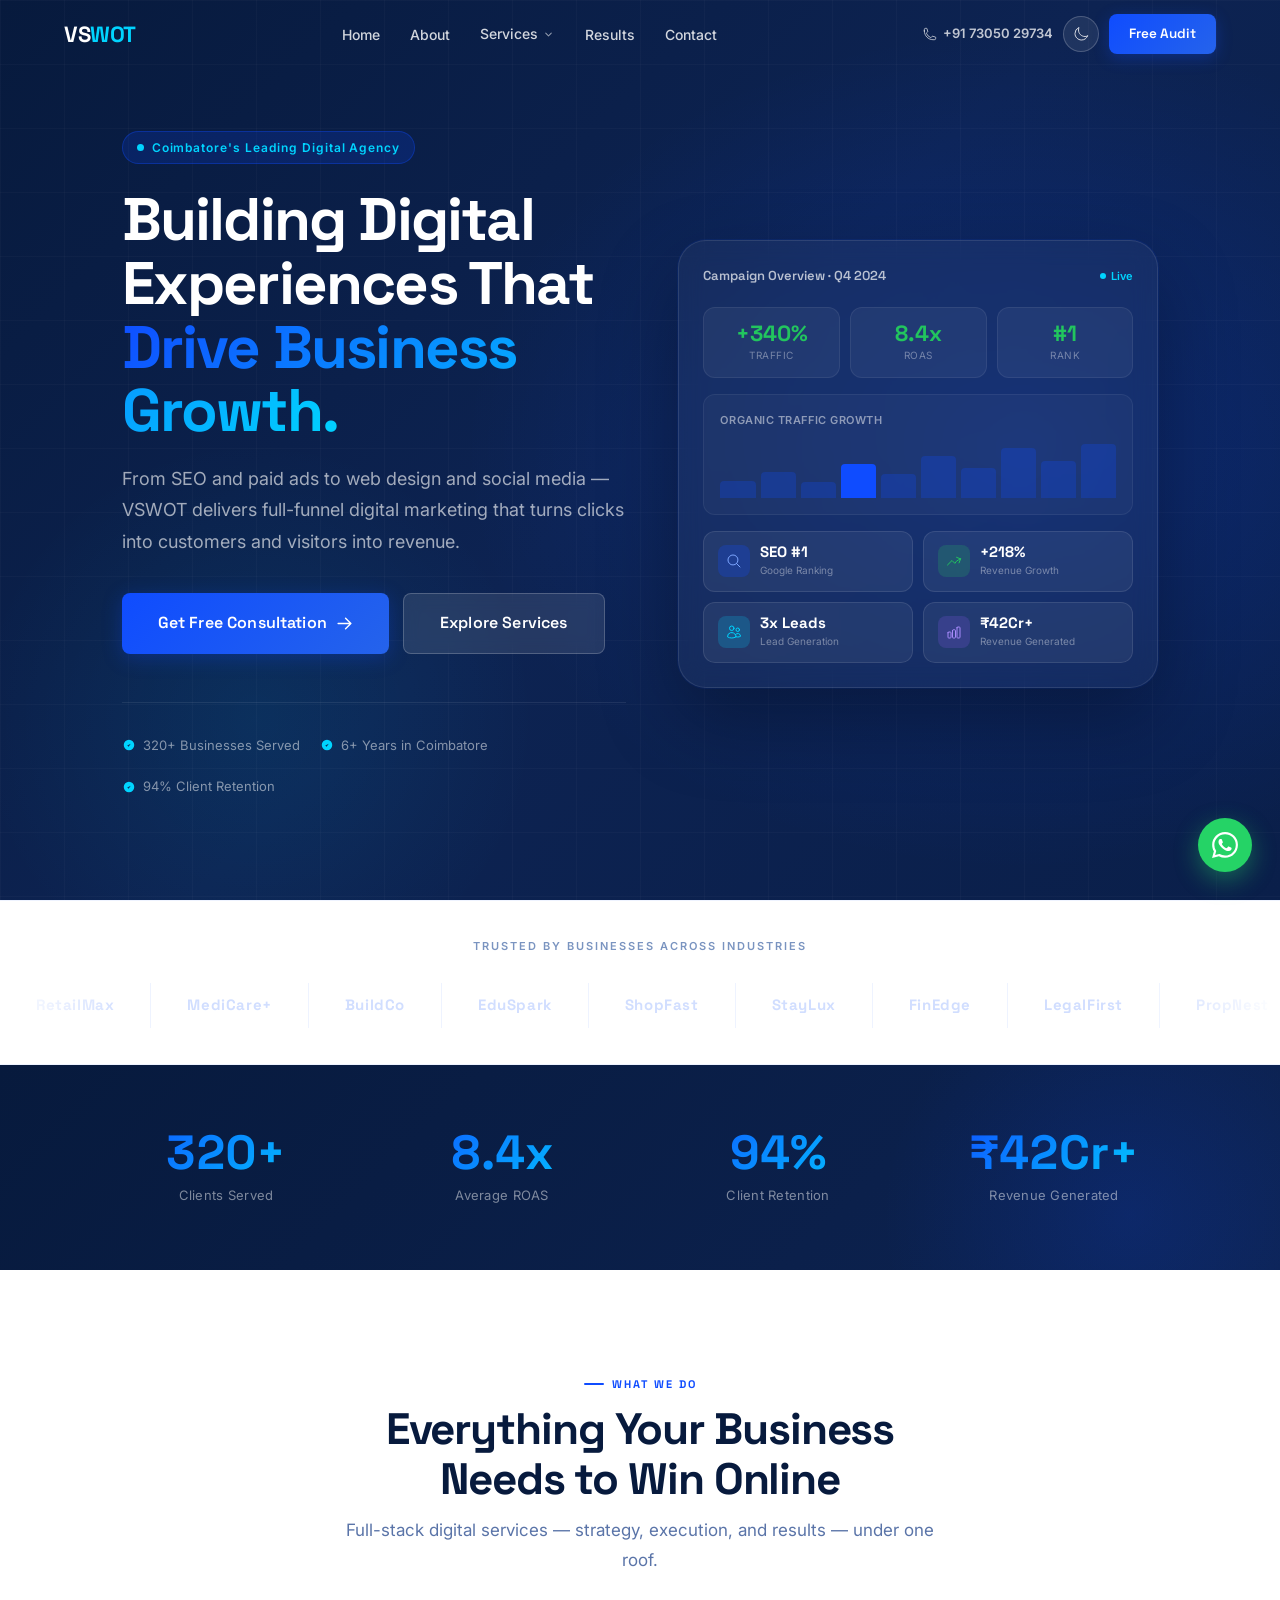
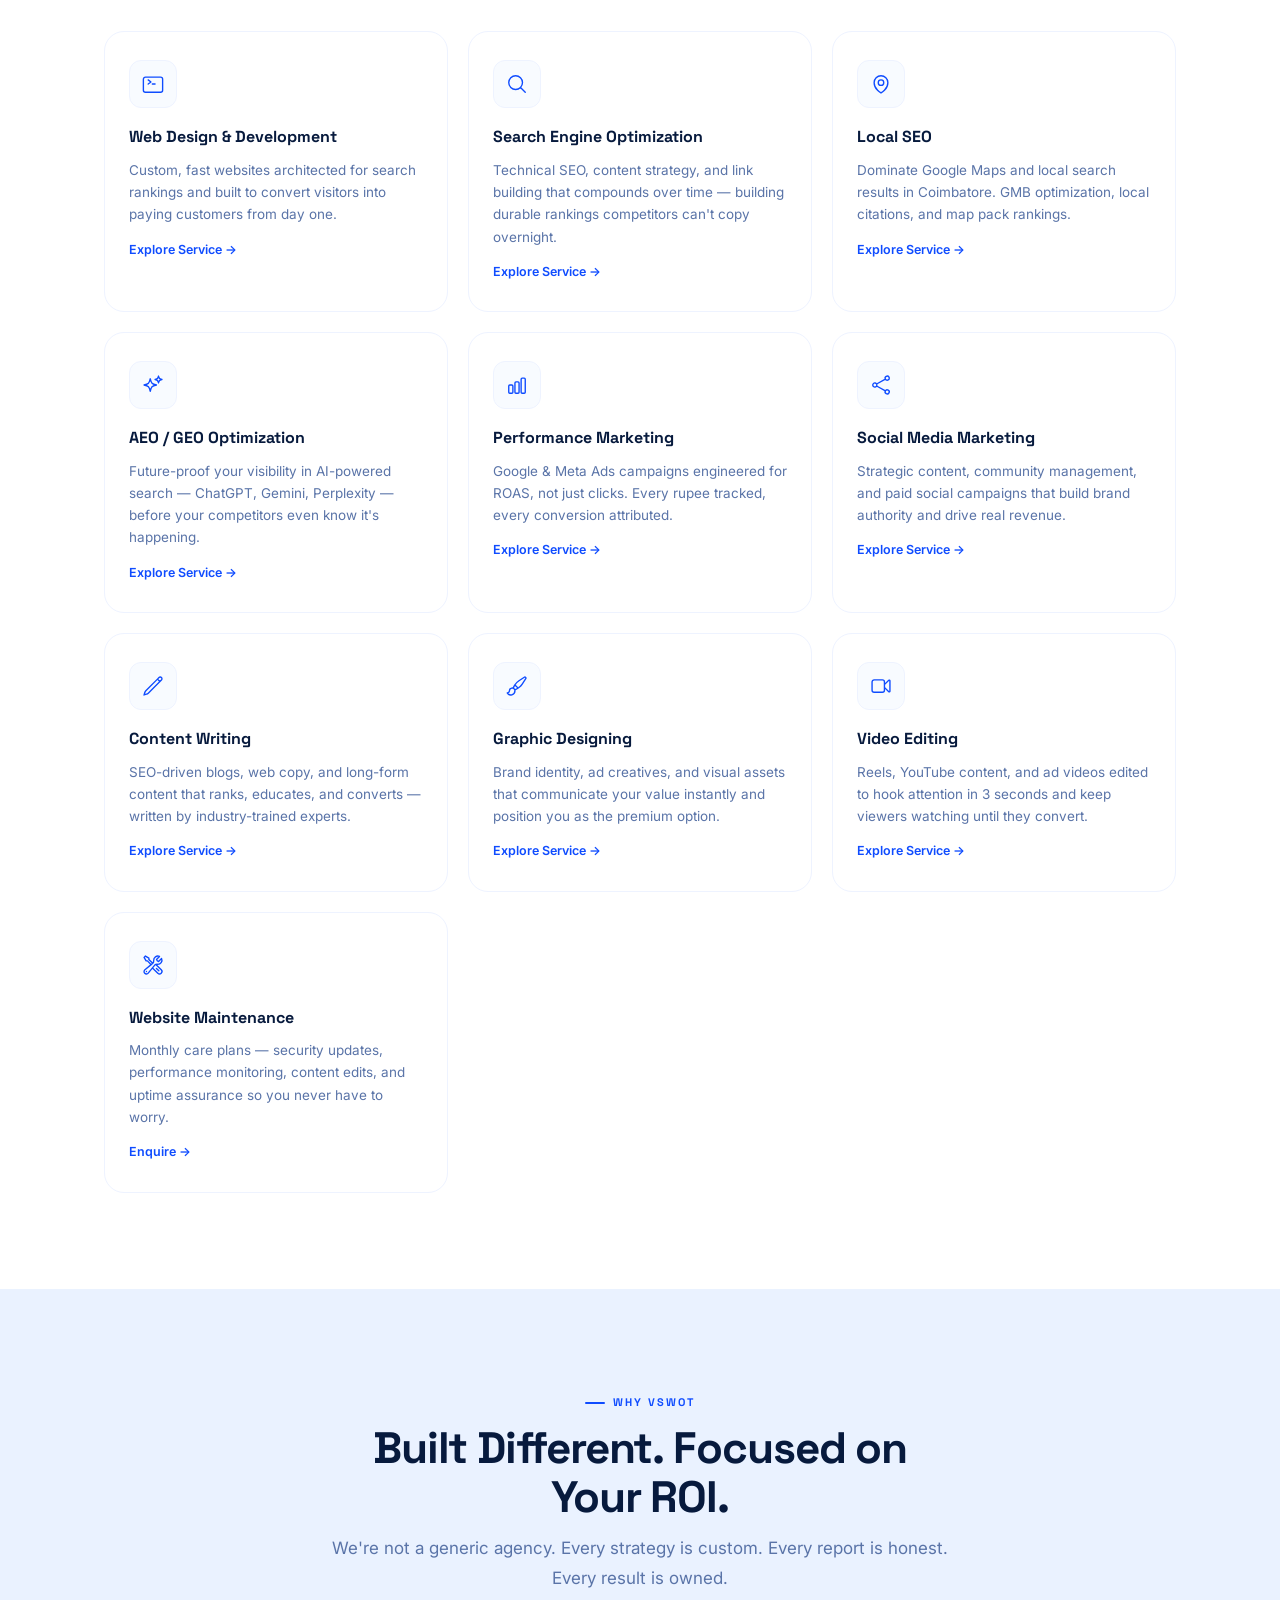
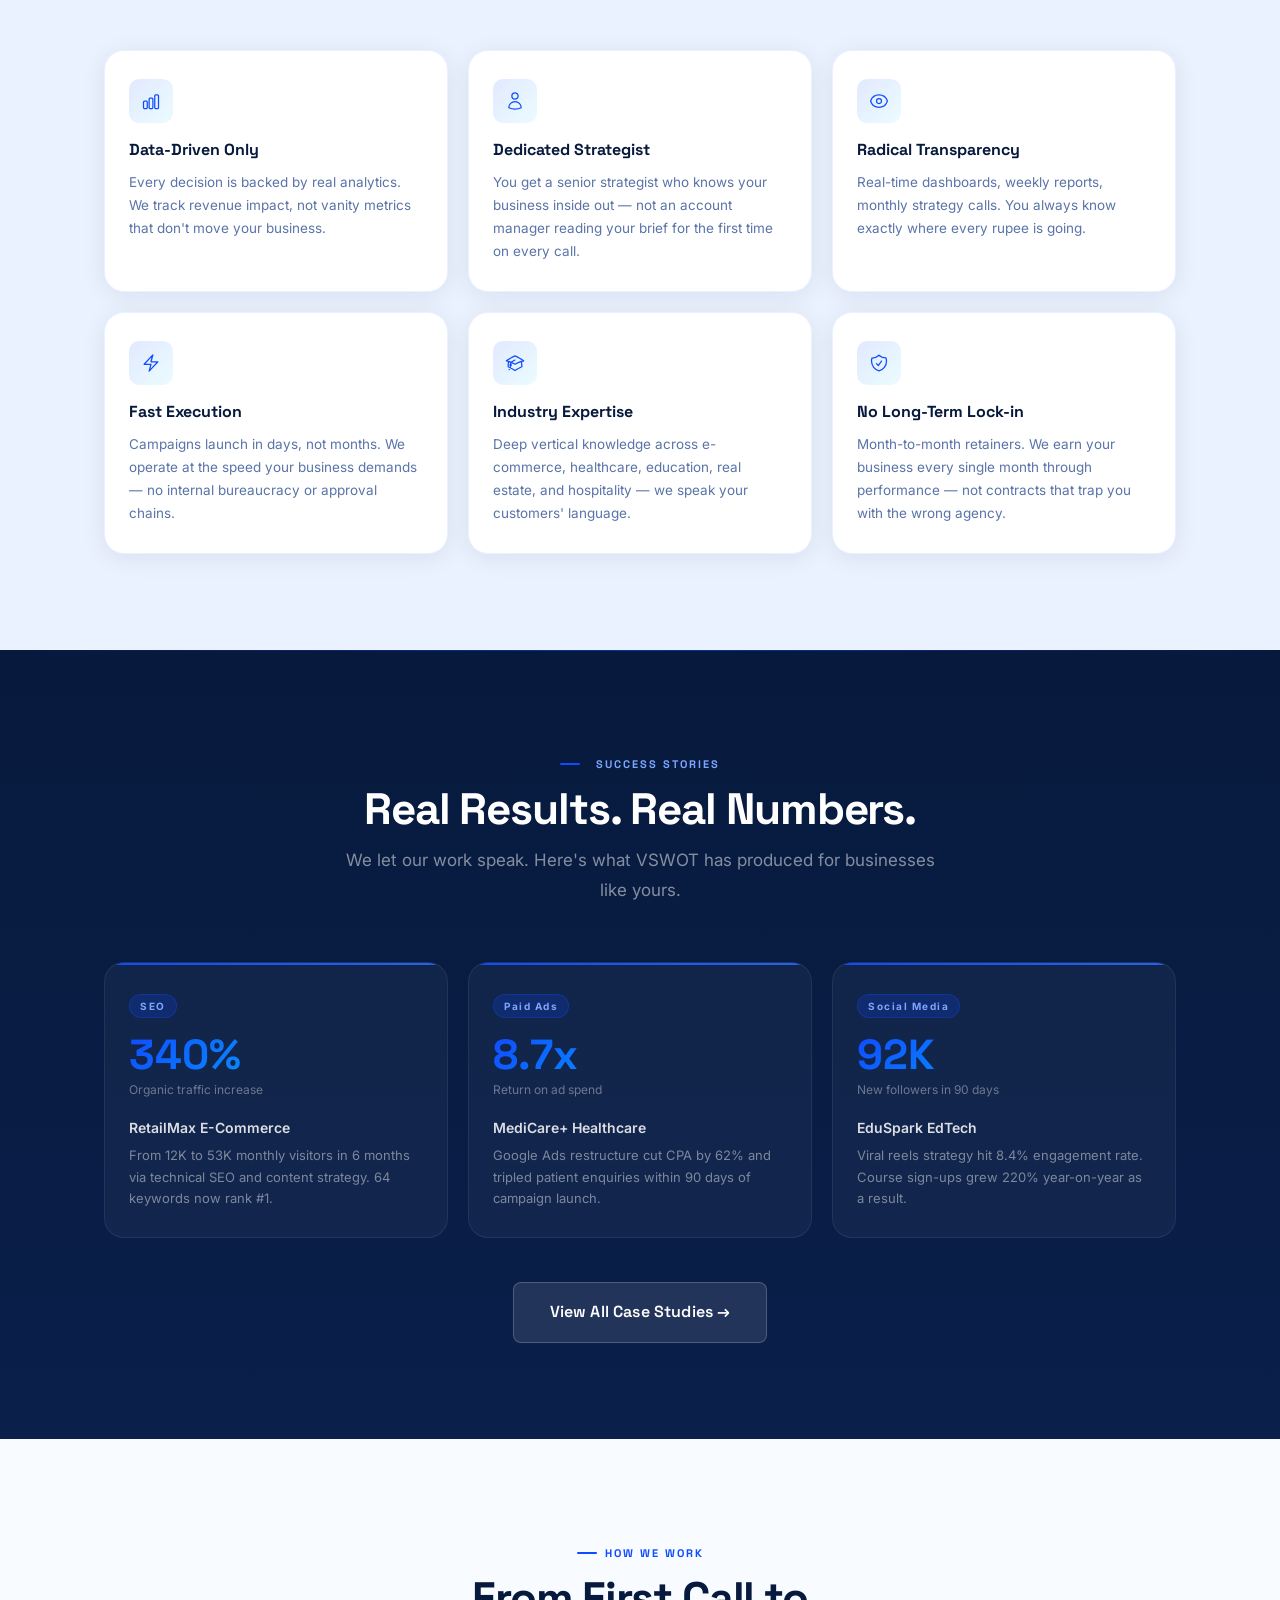
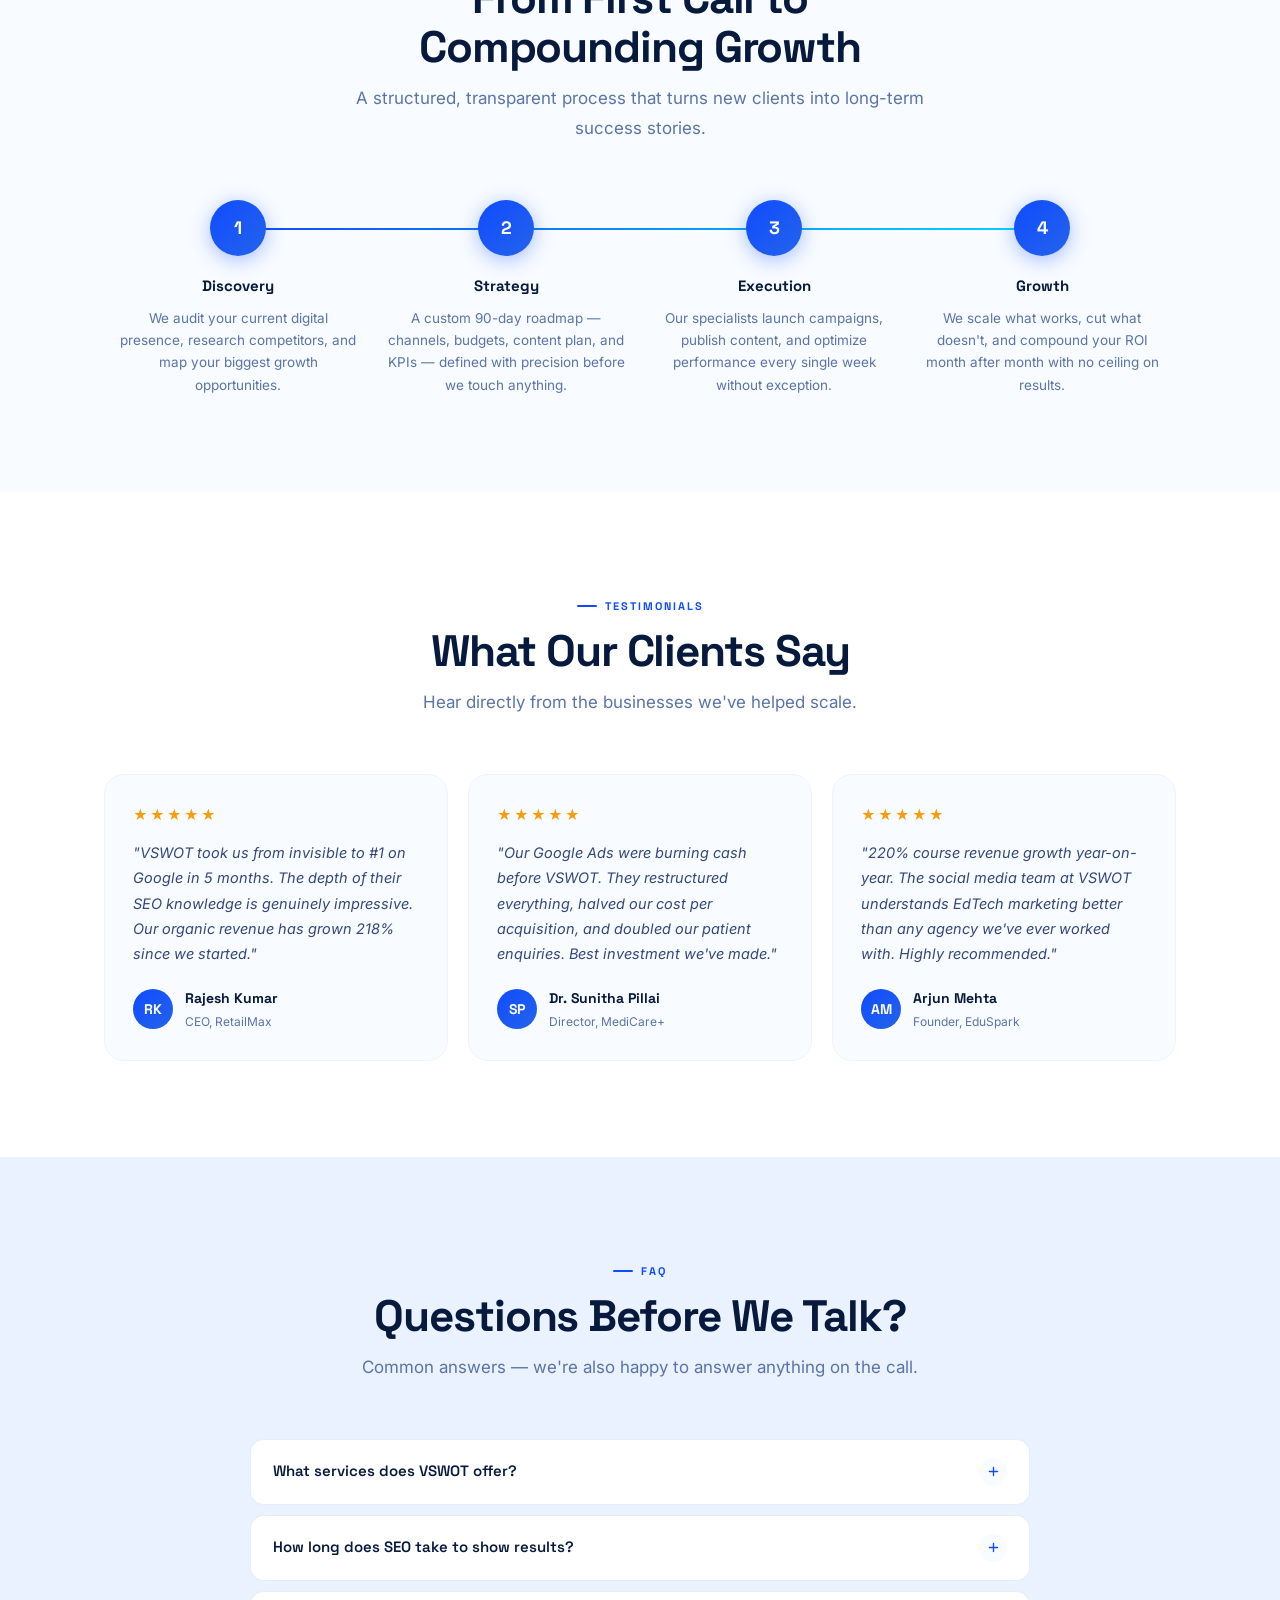
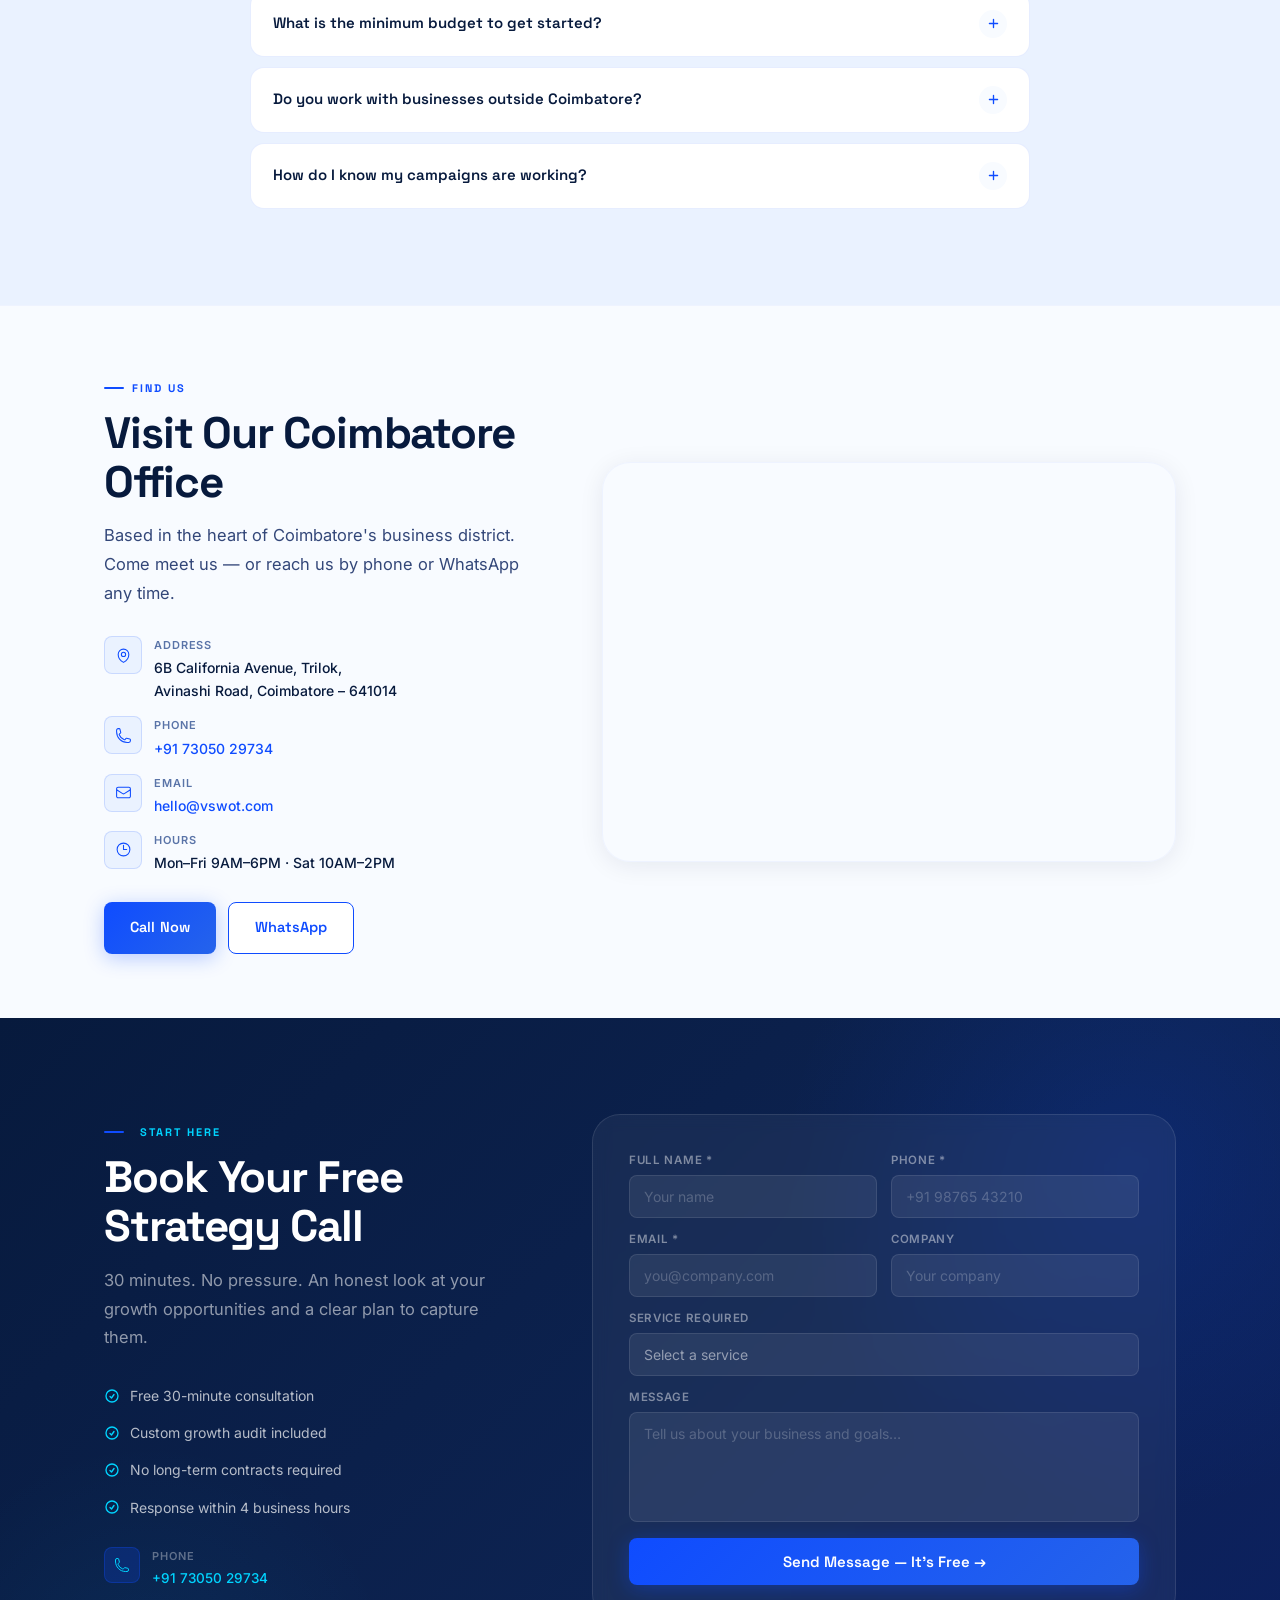
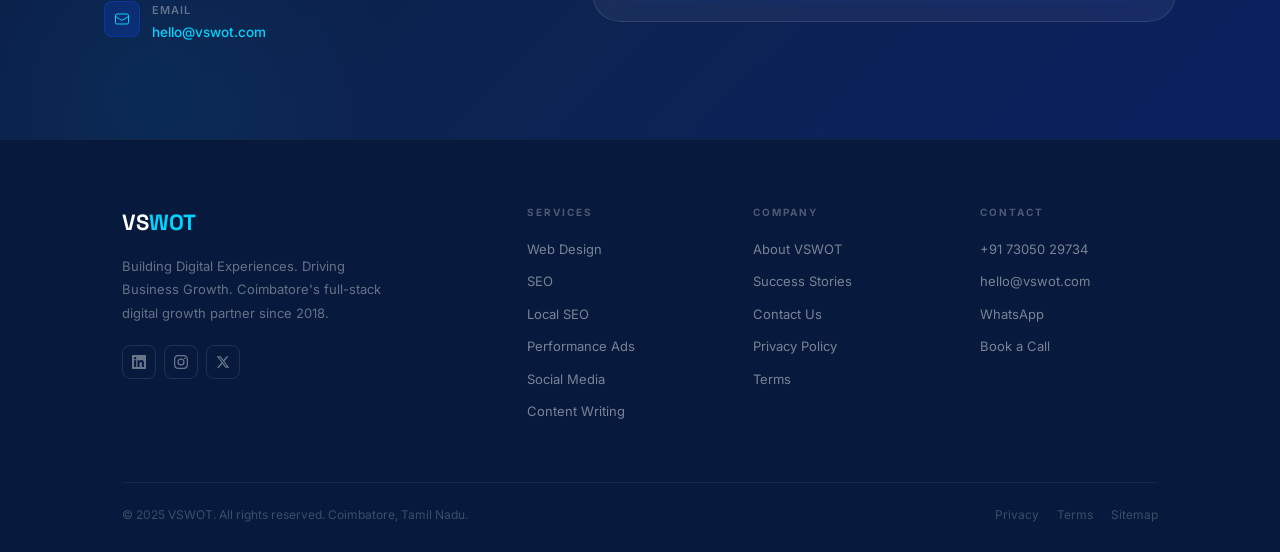
<file: index.html>
<!DOCTYPE html>
<html lang="en">
<head>
<meta charset="UTF-8"/>
<meta name="viewport" content="width=device-width,initial-scale=1"/>
<title>VSWOT | Digital Marketing Agency Coimbatore — SEO, Ads & Web Design</title>
<meta name="description" content="VSWOT is Coimbatore's leading digital marketing agency. We deliver SEO, Performance Marketing, Web Design, Social Media & more. Book your free strategy call today."/>
<meta name="robots" content="index,follow"/>
<link rel="canonical" href="https://www.vswot.com/"/>
<meta property="og:type" content="website"/>
<meta property="og:title" content="VSWOT | Digital Marketing Agency in Coimbatore"/>
<meta property="og:description" content="Building Digital Experiences. Driving Business Growth. Book a free strategy call."/>
<meta property="og:url" content="https://www.vswot.com/"/>
<meta name="twitter:card" content="summary_large_image"/>
<meta name="twitter:title" content="VSWOT | Digital Marketing Agency"/>
<link rel="preconnect" href="https://fonts.googleapis.com"/>
<link rel="preconnect" href="https://fonts.gstatic.com" crossorigin/>
<link href="https://fonts.googleapis.com/css2?family=Space+Grotesk:wght@600;700&family=Inter:wght@400;500;600&display=swap" rel="stylesheet"/>
<link rel="stylesheet" href="style.css"/>
<script type="application/ld+json">
{"@context":"https://schema.org","@graph":[
{"@type":"LocalBusiness","name":"VSWOT","url":"https://www.vswot.com","telephone":"+91-73050-29734","email":"hello@vswot.com","address":{"@type":"PostalAddress","streetAddress":"6B California Avenue, Trilok, Avinashi Road","addressLocality":"Coimbatore","addressRegion":"Tamil Nadu","postalCode":"641014","addressCountry":"IN"},"geo":{"@type":"GeoCoordinates","latitude":"11.0168","longitude":"76.9558"},"openingHoursSpecification":[{"@type":"OpeningHoursSpecification","dayOfWeek":["Monday","Tuesday","Wednesday","Thursday","Friday"],"opens":"09:00","closes":"18:00"},{"@type":"OpeningHoursSpecification","dayOfWeek":"Saturday","opens":"10:00","closes":"14:00"}]},
{"@type":"FAQPage","mainEntity":[
{"@type":"Question","name":"What services does VSWOT offer?","acceptedAnswer":{"@type":"Answer","text":"VSWOT offers Web Design & Development, SEO, Local SEO, AEO/GEO Optimization, Performance Marketing, Social Media Marketing, Content Writing, Graphic Designing, Video Editing, and Website Maintenance."}},
{"@type":"Question","name":"Where is VSWOT located?","acceptedAnswer":{"@type":"Answer","text":"VSWOT is located at 6B California Avenue, Trilok, Avinashi Road, Coimbatore – 641014, Tamil Nadu, India."}},
{"@type":"Question","name":"How do I get started with VSWOT?","acceptedAnswer":{"@type":"Answer","text":"Fill the contact form on our website or call +91 73050 29734 to schedule a free 30-minute strategy consultation."}},
{"@type":"Question","name":"How long does SEO take?","acceptedAnswer":{"@type":"Answer","text":"Most clients see measurable improvements within 3 months. Significant traffic growth typically happens within 4–6 months."}},
{"@type":"Question","name":"Do you offer monthly retainers?","acceptedAnswer":{"@type":"Answer","text":"Yes, we offer flexible monthly retainer packages and project-based engagements tailored to your budget and goals."}}
]}
]}
</script>
<script>try{var t=localStorage.getItem("vswot-theme");if(t==="dark")document.documentElement.setAttribute("data-theme","dark")}catch(e){}</script>
</head>
<body>

<div id="scroll-bar"></div>

<!-- NAVBAR -->
<nav id="navbar" aria-label="Main navigation">
  <a href="/" class="nav-logo">VS<span>WOT</span></a>
  <ul class="nav-links">
    <li><a href="/">Home</a></li>
    <li><a href="about.html">About</a></li>
    <li class="nav-dropdown">
      <a href="#">Services <svg xmlns="http://www.w3.org/2000/svg" viewBox="0 0 20 20" fill="currentColor"><path fill-rule="evenodd" d="M5.23 7.21a.75.75 0 011.06.02L10 11.168l3.71-3.938a.75.75 0 111.08 1.04l-4.25 4.5a.75.75 0 01-1.08 0l-4.25-4.5a.75.75 0 01.02-1.06z" clip-rule="evenodd"/></svg></a>
      <div class="dropdown-panel">
        <a href="services/web-design-development.html"><svg xmlns="http://www.w3.org/2000/svg" fill="none" viewBox="0 0 24 24" stroke-width="1.5" stroke="currentColor"><path stroke-linecap="round" stroke-linejoin="round" d="M6.75 7.5l3 2.25-3 2.25m4.5 0h3M3.75 21h16.5A2.25 2.25 0 0022.5 18.75V6.75A2.25 2.25 0 0020.25 4.5H3.75A2.25 2.25 0 001.5 6.75v12A2.25 2.25 0 003.75 21z"/></svg>Web Design &amp; Development</a>
        <a href="services/seo.html"><svg xmlns="http://www.w3.org/2000/svg" fill="none" viewBox="0 0 24 24" stroke-width="1.5" stroke="currentColor"><path stroke-linecap="round" stroke-linejoin="round" d="M21 21l-5.197-5.197m0 0A7.5 7.5 0 105.196 15.803 7.5 7.5 0 0015.803 15.803z"/></svg>Search Engine Optimization</a>
        <a href="services/performance-marketing.html"><svg xmlns="http://www.w3.org/2000/svg" fill="none" viewBox="0 0 24 24" stroke-width="1.5" stroke="currentColor"><path stroke-linecap="round" stroke-linejoin="round" d="M3 13.125C3 12.504 3.504 12 4.125 12h2.25c.621 0 1.125.504 1.125 1.125v6.75C7.5 20.496 6.996 21 6.375 21h-2.25A1.125 1.125 0 013 19.875v-6.75zm6.75-3.375c0-.621.504-1.125 1.125-1.125h2.25c.621 0 1.125.504 1.125 1.125v10.125c0 .621-.504 1.125-1.125 1.125h-2.25A1.125 1.125 0 019.75 19.875V9.75zm6.75-4.125c0-.621.504-1.125 1.125-1.125h2.25c.621 0 1.125.504 1.125 1.125v14.25c0 .621-.504 1.125-1.125 1.125h-2.25a1.125 1.125 0 01-1.125-1.125V5.625z"/></svg>Performance Marketing</a>
        <a href="services/social-media-marketing.html"><svg xmlns="http://www.w3.org/2000/svg" fill="none" viewBox="0 0 24 24" stroke-width="1.5" stroke="currentColor"><path stroke-linecap="round" stroke-linejoin="round" d="M7.217 10.907a2.25 2.25 0 100 2.186m0-2.186c.18.324.283.696.283 1.093s-.103.77-.283 1.093m0-2.186l9.566-5.314m-9.566 7.5l9.566 5.314m0 0a2.25 2.25 0 103.935 2.186 2.25 2.25 0 00-3.935-2.186zm0-12.814a2.25 2.25 0 103.933-2.185 2.25 2.25 0 00-3.933 2.185z"/></svg>Social Media Marketing</a>
        <a href="services/content-writing.html"><svg xmlns="http://www.w3.org/2000/svg" fill="none" viewBox="0 0 24 24" stroke-width="1.5" stroke="currentColor"><path stroke-linecap="round" stroke-linejoin="round" d="M16.862 4.487l1.687-1.688a1.875 1.875 0 112.652 2.652L6.832 19.82a4.5 4.5 0 01-1.897 1.13l-2.685.8.8-2.685a4.5 4.5 0 011.13-1.897L16.863 4.487zm0 0L19.5 7.125"/></svg>Content Writing</a>
        <a href="services/graphic-designing.html"><svg xmlns="http://www.w3.org/2000/svg" fill="none" viewBox="0 0 24 24" stroke-width="1.5" stroke="currentColor"><path stroke-linecap="round" stroke-linejoin="round" d="M9.53 16.122a3 3 0 00-5.78 1.128 2.25 2.25 0 01-2.4 2.245 4.5 4.5 0 008.4-2.245c0-.399-.078-.78-.22-1.128zm0 0a15.998 15.998 0 003.388-1.62m-5.043-.025a15.994 15.994 0 011.622-3.395m3.42 3.42a15.995 15.995 0 004.764-4.648l3.876-5.814a1.151 1.151 0 00-1.597-1.597L14.146 6.32a15.996 15.996 0 00-4.649 4.763m3.42 3.42a6.776 6.776 0 00-3.42-3.42"/></svg>Graphic Designing</a>
        <a href="services/video-editing.html"><svg xmlns="http://www.w3.org/2000/svg" fill="none" viewBox="0 0 24 24" stroke-width="1.5" stroke="currentColor"><path stroke-linecap="round" stroke-linejoin="round" d="M15.75 10.5l4.72-4.72a.75.75 0 011.28.53v11.38a.75.75 0 01-1.28.53l-4.72-4.72M4.5 18.75h9a2.25 2.25 0 002.25-2.25v-9a2.25 2.25 0 00-2.25-2.25h-9A2.25 2.25 0 002.25 7.5v9a2.25 2.25 0 002.25 2.25z"/></svg>Video Editing</a>
      </div>
    </li>
    <li><a href="success-stories.html">Results</a></li>
    <li><a href="contact.html">Contact</a></li>
  </ul>
  <div class="nav-cta-wrap">
    <a href="tel:+917305029734" class="nav-phone">
      <svg xmlns="http://www.w3.org/2000/svg" fill="none" viewBox="0 0 24 24" stroke-width="1.5" stroke="currentColor"><path stroke-linecap="round" stroke-linejoin="round" d="M2.25 6.75c0 8.284 6.716 15 15 15h2.25a2.25 2.25 0 002.25-2.25v-1.372c0-.516-.351-.966-.852-1.091l-4.423-1.106c-.44-.11-.902.055-1.173.417l-.97 1.293c-.282.376-.769.542-1.21.38a12.035 12.035 0 01-7.143-7.143c-.162-.441.004-.928.38-1.21l1.293-.97c.363-.271.527-.734.417-1.173L6.963 3.102a1.125 1.125 0 00-1.091-.852H4.5A2.25 2.25 0 002.25 4.5v2.25z"/></svg>
      +91 73050 29734
    </a>
    <button class="theme-toggle" id="themeToggle" aria-label="Toggle dark mode">
      <svg class="icon-moon" xmlns="http://www.w3.org/2000/svg" fill="none" viewBox="0 0 24 24" stroke-width="1.5" stroke="currentColor"><path stroke-linecap="round" stroke-linejoin="round" d="M21.752 15.002A9.718 9.718 0 0118 15.75c-5.385 0-9.75-4.365-9.75-9.75 0-1.33.266-2.597.748-3.752A9.753 9.753 0 003 11.25C3 16.635 7.365 21 12.75 21a9.753 9.753 0 009.002-5.998z"/></svg>
      <svg class="icon-sun" xmlns="http://www.w3.org/2000/svg" fill="none" viewBox="0 0 24 24" stroke-width="1.5" stroke="currentColor"><path stroke-linecap="round" stroke-linejoin="round" d="M12 3v2.25m6.364.386l-1.591 1.591M21 12h-2.25m-.386 6.364l-1.591-1.591M12 18.75V21m-4.773-4.227l-1.591 1.591M5.25 12H3m4.227-4.773L5.636 5.636M15.75 12a3.75 3.75 0 11-7.5 0 3.75 3.75 0 017.5 0z"/></svg>
    </button>
    <a href="contact.html" class="nav-cta">Free Audit</a>
    <div class="hamburger" id="hamburger" role="button" tabindex="0" aria-label="Menu"><span></span><span></span><span></span></div>
  </div>
</nav>

<!-- MOBILE NAV -->
<nav id="mobile-nav" aria-label="Mobile navigation">
  <button id="mobile-close" style="position:absolute;top:22px;right:5%;background:none;border:none;cursor:pointer;padding:8px;" aria-label="Close">
    <svg xmlns="http://www.w3.org/2000/svg" width="24" height="24" fill="none" stroke="white" stroke-width="2" stroke-linecap="round"><line x1="18" y1="6" x2="6" y2="18"/><line x1="6" y1="6" x2="18" y2="18"/></svg>
  </button>
  <a href="/">Home</a><a href="about.html">About</a>
  <a href="services/web-design-development.html">Web Design &amp; Development</a>
  <a href="services/seo.html">SEO</a>
  <a href="services/performance-marketing.html">Performance Marketing</a>
  <a href="services/social-media-marketing.html">Social Media Marketing</a>
  <a href="services/content-writing.html">Content Writing</a>
  <a href="services/graphic-designing.html">Graphic Designing</a>
  <a href="services/video-editing.html">Video Editing</a>
  <a href="success-stories.html">Results</a>
  <a href="contact.html">Contact</a>
  <a href="contact.html" class="mobile-cta">Get Free Audit</a>
</nav>

<!-- ===================== HERO ===================== -->
<section class="hero" id="home">
  <div class="hero-grid" aria-hidden="true"></div>
  <div class="hero-inner container">
    <!-- LEFT -->
    <div class="hero-left">
      <div class="hero-badge"><span class="hero-badge-dot"></span>Coimbatore's Leading Digital Agency</div>
      <h1>Building Digital Experiences That <span class="hero-highlight">Drive Business Growth.</span></h1>
      <p class="hero-sub">From SEO and paid ads to web design and social media — VSWOT delivers full-funnel digital marketing that turns clicks into customers and visitors into revenue.</p>
      <div class="hero-btns">
        <a href="contact.html" class="btn btn-primary btn-lg">
          Get Free Consultation
          <svg xmlns="http://www.w3.org/2000/svg" fill="none" viewBox="0 0 24 24" stroke-width="2" stroke="currentColor"><path stroke-linecap="round" stroke-linejoin="round" d="M13.5 4.5L21 12m0 0l-7.5 7.5M21 12H3"/></svg>
        </a>
        <a href="#services" class="btn btn-ghost btn-lg">Explore Services</a>
      </div>
      <div class="hero-trust">
        <div class="trust-item"><svg xmlns="http://www.w3.org/2000/svg" fill="currentColor" viewBox="0 0 24 24"><path d="M9 12.75L11.25 15 15 9.75M21 12a9 9 0 11-18 0 9 9 0 0118 0z"/></svg>320+ Businesses Served</div>
        <div class="trust-item"><svg xmlns="http://www.w3.org/2000/svg" fill="currentColor" viewBox="0 0 24 24"><path d="M9 12.75L11.25 15 15 9.75M21 12a9 9 0 11-18 0 9 9 0 0118 0z"/></svg>6+ Years in Coimbatore</div>
        <div class="trust-item"><svg xmlns="http://www.w3.org/2000/svg" fill="currentColor" viewBox="0 0 24 24"><path d="M9 12.75L11.25 15 15 9.75M21 12a9 9 0 11-18 0 9 9 0 0118 0z"/></svg>94% Client Retention</div>
      </div>
    </div>
    <!-- RIGHT: Dashboard -->
    <div class="hero-right" aria-hidden="true">
      <div class="hero-dashboard">
        <div class="dash-header">
          <span class="dash-title">Campaign Overview · Q4 2024</span>
          <span class="dash-live"><span class="dash-live-dot"></span>Live</span>
        </div>
        <div class="dash-metrics">
          <div class="dash-metric"><div class="dash-mval up">+340%</div><div class="dash-mlbl">TRAFFIC</div></div>
          <div class="dash-metric"><div class="dash-mval up">8.4x</div><div class="dash-mlbl">ROAS</div></div>
          <div class="dash-metric"><div class="dash-mval up">#1</div><div class="dash-mlbl">RANK</div></div>
        </div>
        <div class="dash-chart">
          <div class="dash-chart-title">Organic Traffic Growth</div>
          <div class="dash-bars">
            <div class="dash-bar"></div><div class="dash-bar"></div><div class="dash-bar"></div>
            <div class="dash-bar active"></div><div class="dash-bar"></div><div class="dash-bar"></div>
            <div class="dash-bar"></div><div class="dash-bar"></div><div class="dash-bar"></div>
            <div class="dash-bar"></div>
          </div>
        </div>
        <div class="hero-float-cards">
          <div class="float-card">
            <div class="float-card-icon fc-blue"><svg xmlns="http://www.w3.org/2000/svg" fill="none" viewBox="0 0 24 24" stroke-width="1.5" stroke="currentColor"><path stroke-linecap="round" stroke-linejoin="round" d="M21 21l-5.197-5.197m0 0A7.5 7.5 0 105.196 15.803 7.5 7.5 0 0015.803 15.803z"/></svg></div>
            <div class="float-card-text"><div class="float-card-val">SEO #1</div><div class="float-card-lbl">Google Ranking</div></div>
          </div>
          <div class="float-card">
            <div class="float-card-icon fc-green"><svg xmlns="http://www.w3.org/2000/svg" fill="none" viewBox="0 0 24 24" stroke-width="1.5" stroke="currentColor"><path stroke-linecap="round" stroke-linejoin="round" d="M2.25 18L9 11.25l4.306 4.307a11.95 11.95 0 015.814-5.519l2.74-1.22m0 0l-5.94-2.28m5.94 2.28l-2.28 5.941"/></svg></div>
            <div class="float-card-text"><div class="float-card-val">+218%</div><div class="float-card-lbl">Revenue Growth</div></div>
          </div>
          <div class="float-card">
            <div class="float-card-icon fc-cyan"><svg xmlns="http://www.w3.org/2000/svg" fill="none" viewBox="0 0 24 24" stroke-width="1.5" stroke="currentColor"><path stroke-linecap="round" stroke-linejoin="round" d="M15 19.128a9.38 9.38 0 002.625.372 9.337 9.337 0 004.121-.952 4.125 4.125 0 00-7.533-2.493M15 19.128v-.003c0-1.113-.285-2.16-.786-3.07M15 19.128v.106A12.318 12.318 0 018.624 21c-2.331 0-4.512-.645-6.374-1.766l-.001-.109a6.375 6.375 0 0111.964-3.07M12 6.375a3.375 3.375 0 11-6.75 0 3.375 3.375 0 016.75 0zm8.25 2.25a2.625 2.625 0 11-5.25 0 2.625 2.625 0 015.25 0z"/></svg></div>
            <div class="float-card-text"><div class="float-card-val">3x Leads</div><div class="float-card-lbl">Lead Generation</div></div>
          </div>
          <div class="float-card">
            <div class="float-card-icon fc-purple"><svg xmlns="http://www.w3.org/2000/svg" fill="none" viewBox="0 0 24 24" stroke-width="1.5" stroke="currentColor"><path stroke-linecap="round" stroke-linejoin="round" d="M3 13.125C3 12.504 3.504 12 4.125 12h2.25c.621 0 1.125.504 1.125 1.125v6.75C7.5 20.496 6.996 21 6.375 21h-2.25A1.125 1.125 0 013 19.875v-6.75zm6.75-3.375c0-.621.504-1.125 1.125-1.125h2.25c.621 0 1.125.504 1.125 1.125v10.125c0 .621-.504 1.125-1.125 1.125h-2.25A1.125 1.125 0 019.75 19.875V9.75zm6.75-4.125c0-.621.504-1.125 1.125-1.125h2.25c.621 0 1.125.504 1.125 1.125v14.25c0 .621-.504 1.125-1.125 1.125h-2.25a1.125 1.125 0 01-1.125-1.125V5.625z"/></svg></div>
            <div class="float-card-text"><div class="float-card-val">₹42Cr+</div><div class="float-card-lbl">Revenue Generated</div></div>
          </div>
        </div>
      </div>
    </div>
  </div>
</section>

<!-- LOGO CAROUSEL -->
<div class="logos-section">
  <div class="logos-label">Trusted by businesses across industries</div>
  <div class="carousel-wrap">
    <div class="carousel-track">
      <div class="logo-item"><span>RetailMax</span></div><div class="logo-item"><span>MediCare+</span></div>
      <div class="logo-item"><span>BuildCo</span></div><div class="logo-item"><span>EduSpark</span></div>
      <div class="logo-item"><span>ShopFast</span></div><div class="logo-item"><span>StayLux</span></div>
      <div class="logo-item"><span>FinEdge</span></div><div class="logo-item"><span>LegalFirst</span></div>
      <div class="logo-item"><span>PropNest</span></div><div class="logo-item"><span>AutoPrime</span></div>
      <div class="logo-item"><span>RetailMax</span></div><div class="logo-item"><span>MediCare+</span></div>
      <div class="logo-item"><span>BuildCo</span></div><div class="logo-item"><span>EduSpark</span></div>
      <div class="logo-item"><span>ShopFast</span></div><div class="logo-item"><span>StayLux</span></div>
      <div class="logo-item"><span>FinEdge</span></div><div class="logo-item"><span>LegalFirst</span></div>
      <div class="logo-item"><span>PropNest</span></div><div class="logo-item"><span>AutoPrime</span></div>
    </div>
  </div>
</div>

<!-- STATS BAND -->
<div class="stats-band">
  <div class="container">
    <div class="stats-grid">
      <div class="stat-item fade-up stagger-1"><div class="stat-val"><span class="count-up" data-target="320">0</span>+</div><div class="stat-lbl">Clients Served</div></div>
      <div class="stat-item fade-up stagger-2"><div class="stat-val"><span class="count-up" data-target="8.4">0</span>x</div><div class="stat-lbl">Average ROAS</div></div>
      <div class="stat-item fade-up stagger-3"><div class="stat-val"><span class="count-up" data-target="94">0</span>%</div><div class="stat-lbl">Client Retention</div></div>
      <div class="stat-item fade-up stagger-4"><div class="stat-val">₹<span class="count-up" data-target="42">0</span>Cr+</div><div class="stat-lbl">Revenue Generated</div></div>
    </div>
  </div>
</div>

<!-- SERVICES -->
<section class="services-section section-pad" id="services">
  <div class="container">
    <div class="section-header fade-up">
      <div class="eyebrow" style="justify-content:center">What We Do</div>
      <h2>Everything Your Business Needs to Win Online</h2>
      <p>Full-stack digital services — strategy, execution, and results — under one roof.</p>
    </div>
    <div class="services-grid">

      <div class="svc-card fade-up stagger-1">
        <div class="svc-icon"><svg xmlns="http://www.w3.org/2000/svg" fill="none" viewBox="0 0 24 24" stroke-width="1.5" stroke="currentColor"><path stroke-linecap="round" stroke-linejoin="round" d="M6.75 7.5l3 2.25-3 2.25m4.5 0h3M3.75 21h16.5A2.25 2.25 0 0022.5 18.75V6.75A2.25 2.25 0 0020.25 4.5H3.75A2.25 2.25 0 001.5 6.75v12A2.25 2.25 0 003.75 21z"/></svg></div>
        <div class="svc-name">Web Design &amp; Development</div>
        <div class="svc-desc">Custom, fast websites architected for search rankings and built to convert visitors into paying customers from day one.</div>
        <a href="services/web-design-development.html" class="svc-arrow">Explore Service →</a>
      </div>

      <div class="svc-card fade-up stagger-2">
        <div class="svc-icon"><svg xmlns="http://www.w3.org/2000/svg" fill="none" viewBox="0 0 24 24" stroke-width="1.5" stroke="currentColor"><path stroke-linecap="round" stroke-linejoin="round" d="M21 21l-5.197-5.197m0 0A7.5 7.5 0 105.196 15.803 7.5 7.5 0 0015.803 15.803z"/></svg></div>
        <div class="svc-name">Search Engine Optimization</div>
        <div class="svc-desc">Technical SEO, content strategy, and link building that compounds over time — building durable rankings competitors can't copy overnight.</div>
        <a href="services/seo.html" class="svc-arrow">Explore Service →</a>
      </div>

      <div class="svc-card fade-up stagger-3">
        <div class="svc-icon"><svg xmlns="http://www.w3.org/2000/svg" fill="none" viewBox="0 0 24 24" stroke-width="1.5" stroke="currentColor"><path stroke-linecap="round" stroke-linejoin="round" d="M15 10.5a3 3 0 11-6 0 3 3 0 016 0z"/><path stroke-linecap="round" stroke-linejoin="round" d="M19.5 10.5c0 7.142-7.5 11.25-7.5 11.25S4.5 17.642 4.5 10.5a7.5 7.5 0 1115 0z"/></svg></div>
        <div class="svc-name">Local SEO</div>
        <div class="svc-desc">Dominate Google Maps and local search results in Coimbatore. GMB optimization, local citations, and map pack rankings.</div>
        <a href="services/seo.html" class="svc-arrow">Explore Service →</a>
      </div>

      <div class="svc-card fade-up stagger-4">
        <div class="svc-icon"><svg xmlns="http://www.w3.org/2000/svg" fill="none" viewBox="0 0 24 24" stroke-width="1.5" stroke="currentColor"><path stroke-linecap="round" stroke-linejoin="round" d="M9.813 15.904L9 18.75l-.813-2.846a4.5 4.5 0 00-3.09-3.09L2.25 12l2.846-.813a4.5 4.5 0 003.09-3.09L9 5.25l.813 2.846a4.5 4.5 0 003.09 3.09L15.75 12l-2.846.813a4.5 4.5 0 00-3.09 3.09zM18.259 8.715L18 9.75l-.259-1.035a3.375 3.375 0 00-2.455-2.456L14.25 6l1.036-.259a3.375 3.375 0 002.455-2.456L18 2.25l.259 1.035a3.375 3.375 0 002.456 2.456L21.75 6l-1.035.259a3.375 3.375 0 00-2.456 2.456z"/></svg></div>
        <div class="svc-name">AEO / GEO Optimization</div>
        <div class="svc-desc">Future-proof your visibility in AI-powered search — ChatGPT, Gemini, Perplexity — before your competitors even know it's happening.</div>
        <a href="services/seo.html" class="svc-arrow">Explore Service →</a>
      </div>

      <div class="svc-card fade-up stagger-5">
        <div class="svc-icon"><svg xmlns="http://www.w3.org/2000/svg" fill="none" viewBox="0 0 24 24" stroke-width="1.5" stroke="currentColor"><path stroke-linecap="round" stroke-linejoin="round" d="M3 13.125C3 12.504 3.504 12 4.125 12h2.25c.621 0 1.125.504 1.125 1.125v6.75C7.5 20.496 6.996 21 6.375 21h-2.25A1.125 1.125 0 013 19.875v-6.75zm6.75-3.375c0-.621.504-1.125 1.125-1.125h2.25c.621 0 1.125.504 1.125 1.125v10.125c0 .621-.504 1.125-1.125 1.125h-2.25A1.125 1.125 0 019.75 19.875V9.75zm6.75-4.125c0-.621.504-1.125 1.125-1.125h2.25c.621 0 1.125.504 1.125 1.125v14.25c0 .621-.504 1.125-1.125 1.125h-2.25a1.125 1.125 0 01-1.125-1.125V5.625z"/></svg></div>
        <div class="svc-name">Performance Marketing</div>
        <div class="svc-desc">Google &amp; Meta Ads campaigns engineered for ROAS, not just clicks. Every rupee tracked, every conversion attributed.</div>
        <a href="services/performance-marketing.html" class="svc-arrow">Explore Service →</a>
      </div>

      <div class="svc-card fade-up stagger-6">
        <div class="svc-icon"><svg xmlns="http://www.w3.org/2000/svg" fill="none" viewBox="0 0 24 24" stroke-width="1.5" stroke="currentColor"><path stroke-linecap="round" stroke-linejoin="round" d="M7.217 10.907a2.25 2.25 0 100 2.186m0-2.186c.18.324.283.696.283 1.093s-.103.77-.283 1.093m0-2.186l9.566-5.314m-9.566 7.5l9.566 5.314m0 0a2.25 2.25 0 103.935 2.186 2.25 2.25 0 00-3.935-2.186zm0-12.814a2.25 2.25 0 103.933-2.185 2.25 2.25 0 00-3.933 2.185z"/></svg></div>
        <div class="svc-name">Social Media Marketing</div>
        <div class="svc-desc">Strategic content, community management, and paid social campaigns that build brand authority and drive real revenue.</div>
        <a href="services/social-media-marketing.html" class="svc-arrow">Explore Service →</a>
      </div>

      <div class="svc-card fade-up stagger-1">
        <div class="svc-icon"><svg xmlns="http://www.w3.org/2000/svg" fill="none" viewBox="0 0 24 24" stroke-width="1.5" stroke="currentColor"><path stroke-linecap="round" stroke-linejoin="round" d="M16.862 4.487l1.687-1.688a1.875 1.875 0 112.652 2.652L6.832 19.82a4.5 4.5 0 01-1.897 1.13l-2.685.8.8-2.685a4.5 4.5 0 011.13-1.897L16.863 4.487zm0 0L19.5 7.125"/></svg></div>
        <div class="svc-name">Content Writing</div>
        <div class="svc-desc">SEO-driven blogs, web copy, and long-form content that ranks, educates, and converts — written by industry-trained experts.</div>
        <a href="services/content-writing.html" class="svc-arrow">Explore Service →</a>
      </div>

      <div class="svc-card fade-up stagger-2">
        <div class="svc-icon"><svg xmlns="http://www.w3.org/2000/svg" fill="none" viewBox="0 0 24 24" stroke-width="1.5" stroke="currentColor"><path stroke-linecap="round" stroke-linejoin="round" d="M9.53 16.122a3 3 0 00-5.78 1.128 2.25 2.25 0 01-2.4 2.245 4.5 4.5 0 008.4-2.245c0-.399-.078-.78-.22-1.128zm0 0a15.998 15.998 0 003.388-1.62m-5.043-.025a15.994 15.994 0 011.622-3.395m3.42 3.42a15.995 15.995 0 004.764-4.648l3.876-5.814a1.151 1.151 0 00-1.597-1.597L14.146 6.32a15.996 15.996 0 00-4.649 4.763m3.42 3.42a6.776 6.776 0 00-3.42-3.42"/></svg></div>
        <div class="svc-name">Graphic Designing</div>
        <div class="svc-desc">Brand identity, ad creatives, and visual assets that communicate your value instantly and position you as the premium option.</div>
        <a href="services/graphic-designing.html" class="svc-arrow">Explore Service →</a>
      </div>

      <div class="svc-card fade-up stagger-3">
        <div class="svc-icon"><svg xmlns="http://www.w3.org/2000/svg" fill="none" viewBox="0 0 24 24" stroke-width="1.5" stroke="currentColor"><path stroke-linecap="round" stroke-linejoin="round" d="M15.75 10.5l4.72-4.72a.75.75 0 011.28.53v11.38a.75.75 0 01-1.28.53l-4.72-4.72M4.5 18.75h9a2.25 2.25 0 002.25-2.25v-9a2.25 2.25 0 00-2.25-2.25h-9A2.25 2.25 0 002.25 7.5v9a2.25 2.25 0 002.25 2.25z"/></svg></div>
        <div class="svc-name">Video Editing</div>
        <div class="svc-desc">Reels, YouTube content, and ad videos edited to hook attention in 3 seconds and keep viewers watching until they convert.</div>
        <a href="services/video-editing.html" class="svc-arrow">Explore Service →</a>
      </div>

      <div class="svc-card fade-up stagger-4">
        <div class="svc-icon"><svg xmlns="http://www.w3.org/2000/svg" fill="none" viewBox="0 0 24 24" stroke-width="1.5" stroke="currentColor"><path stroke-linecap="round" stroke-linejoin="round" d="M11.42 15.17L17.25 21A2.652 2.652 0 0021 17.25l-5.877-5.877M11.42 15.17l2.496-3.03c.317-.384.74-.626 1.208-.766M11.42 15.17l-4.655 5.653a2.548 2.548 0 11-3.586-3.586l6.837-5.63m5.108-.233c.55-.164 1.163-.188 1.743-.14a4.5 4.5 0 004.486-6.336l-3.276 3.277a3.004 3.004 0 01-2.25-2.25l3.276-3.276a4.5 4.5 0 00-6.336 4.486c.091 1.076-.071 2.264-.904 2.95l-.102.085m-1.745 1.437L5.909 7.5H4.5L2.25 3.75l1.5-1.5L7.5 4.5v1.409l4.26 4.26m-1.745 1.437l1.745-1.437m6.615 8.206L15.75 15.75M4.867 19.125h.008v.008h-.008v-.008z"/></svg></div>
        <div class="svc-name">Website Maintenance</div>
        <div class="svc-desc">Monthly care plans — security updates, performance monitoring, content edits, and uptime assurance so you never have to worry.</div>
        <a href="contact.html" class="svc-arrow">Enquire →</a>
      </div>

    </div>
  </div>
</section>

<!-- WHY CHOOSE -->
<section class="why-section section-pad" id="why">
  <div class="container">
    <div class="section-header fade-up">
      <div class="eyebrow" style="justify-content:center">Why VSWOT</div>
      <h2>Built Different. Focused on Your ROI.</h2>
      <p>We're not a generic agency. Every strategy is custom. Every report is honest. Every result is owned.</p>
    </div>
    <div class="why-grid">
      <div class="why-card fade-up stagger-1"><div class="why-icon"><svg xmlns="http://www.w3.org/2000/svg" fill="none" viewBox="0 0 24 24" stroke-width="1.5" stroke="currentColor"><path stroke-linecap="round" stroke-linejoin="round" d="M3 13.125C3 12.504 3.504 12 4.125 12h2.25c.621 0 1.125.504 1.125 1.125v6.75C7.5 20.496 6.996 21 6.375 21h-2.25A1.125 1.125 0 013 19.875v-6.75zm6.75-3.375c0-.621.504-1.125 1.125-1.125h2.25c.621 0 1.125.504 1.125 1.125v10.125c0 .621-.504 1.125-1.125 1.125h-2.25A1.125 1.125 0 019.75 19.875V9.75zm6.75-4.125c0-.621.504-1.125 1.125-1.125h2.25c.621 0 1.125.504 1.125 1.125v14.25c0 .621-.504 1.125-1.125 1.125h-2.25a1.125 1.125 0 01-1.125-1.125V5.625z"/></svg></div><div class="why-title">Data-Driven Only</div><div class="why-text">Every decision is backed by real analytics. We track revenue impact, not vanity metrics that don't move your business.</div></div>
      <div class="why-card fade-up stagger-2"><div class="why-icon"><svg xmlns="http://www.w3.org/2000/svg" fill="none" viewBox="0 0 24 24" stroke-width="1.5" stroke="currentColor"><path stroke-linecap="round" stroke-linejoin="round" d="M15.75 6a3.75 3.75 0 11-7.5 0 3.75 3.75 0 017.5 0zM4.501 20.118a7.5 7.5 0 0114.998 0A17.933 17.933 0 0112 21.75c-2.676 0-5.216-.584-7.499-1.632z"/></svg></div><div class="why-title">Dedicated Strategist</div><div class="why-text">You get a senior strategist who knows your business inside out — not an account manager reading your brief for the first time on every call.</div></div>
      <div class="why-card fade-up stagger-3"><div class="why-icon"><svg xmlns="http://www.w3.org/2000/svg" fill="none" viewBox="0 0 24 24" stroke-width="1.5" stroke="currentColor"><path stroke-linecap="round" stroke-linejoin="round" d="M2.036 12.322a1.012 1.012 0 010-.639C3.423 7.51 7.36 4.5 12 4.5c4.638 0 8.573 3.007 9.963 7.178.07.207.07.431 0 .639C20.577 16.49 16.64 19.5 12 19.5c-4.638 0-8.573-3.007-9.963-7.178z"/><path stroke-linecap="round" stroke-linejoin="round" d="M15 12a3 3 0 11-6 0 3 3 0 016 0z"/></svg></div><div class="why-title">Radical Transparency</div><div class="why-text">Real-time dashboards, weekly reports, monthly strategy calls. You always know exactly where every rupee is going.</div></div>
      <div class="why-card fade-up stagger-4"><div class="why-icon"><svg xmlns="http://www.w3.org/2000/svg" fill="none" viewBox="0 0 24 24" stroke-width="1.5" stroke="currentColor"><path stroke-linecap="round" stroke-linejoin="round" d="M3.75 13.5l10.5-11.25L12 10.5h8.25L9.75 21.75 12 13.5H3.75z"/></svg></div><div class="why-title">Fast Execution</div><div class="why-text">Campaigns launch in days, not months. We operate at the speed your business demands — no internal bureaucracy or approval chains.</div></div>
      <div class="why-card fade-up stagger-5"><div class="why-icon"><svg xmlns="http://www.w3.org/2000/svg" fill="none" viewBox="0 0 24 24" stroke-width="1.5" stroke="currentColor"><path stroke-linecap="round" stroke-linejoin="round" d="M4.26 10.147a60.436 60.436 0 00-.491 6.347A48.627 48.627 0 0112 20.904a48.627 48.627 0 018.232-4.41 60.46 60.46 0 00-.491-6.347m-15.482 0a50.57 50.57 0 00-2.658-.813A59.905 59.905 0 0112 3.493a59.902 59.902 0 0110.399 5.84c-.896.248-1.783.52-2.658.814m-15.482 0A50.697 50.697 0 0112 13.489a50.702 50.702 0 017.74-3.342M6.75 15a.75.75 0 100-1.5.75.75 0 000 1.5zm0 0v-3.675A55.378 55.378 0 0112 8.443m-7.007 11.55A5.981 5.981 0 006.75 15.75v-1.5"/></svg></div><div class="why-title">Industry Expertise</div><div class="why-text">Deep vertical knowledge across e-commerce, healthcare, education, real estate, and hospitality — we speak your customers' language.</div></div>
      <div class="why-card fade-up stagger-6"><div class="why-icon"><svg xmlns="http://www.w3.org/2000/svg" fill="none" viewBox="0 0 24 24" stroke-width="1.5" stroke="currentColor"><path stroke-linecap="round" stroke-linejoin="round" d="M9 12.75L11.25 15 15 9.75m-3-7.036A11.959 11.959 0 013.598 6 11.99 11.99 0 003 9.749c0 5.592 3.824 10.29 9 11.623 5.176-1.332 9-6.03 9-11.622 0-1.31-.21-2.571-.598-3.751h-.152c-3.196 0-6.1-1.248-8.25-3.285z"/></svg></div><div class="why-title">No Long-Term Lock-in</div><div class="why-text">Month-to-month retainers. We earn your business every single month through performance — not contracts that trap you with the wrong agency.</div></div>
    </div>
  </div>
</section>

<!-- SUCCESS STORIES -->
<section class="stories-section section-pad" id="results">
  <div class="container">
    <div class="section-header fade-up">
      <div class="eyebrow" style="justify-content:center;color:#7DA5FF">
        <span style="background:#7DA5FF"></span>Success Stories
      </div>
      <h2 style="color:white">Real Results. Real Numbers.</h2>
      <p style="color:rgba(255,255,255,0.5)">We let our work speak. Here's what VSWOT has produced for businesses like yours.</p>
    </div>
    <div class="stories-grid">
      <div class="story-card fade-up stagger-1"><div class="story-tag">SEO</div><div class="story-metric">340%</div><div class="story-sublbl">Organic traffic increase</div><div class="story-client">RetailMax E-Commerce</div><div class="story-desc">From 12K to 53K monthly visitors in 6 months via technical SEO and content strategy. 64 keywords now rank #1.</div></div>
      <div class="story-card fade-up stagger-2"><div class="story-tag">Paid Ads</div><div class="story-metric">8.7x</div><div class="story-sublbl">Return on ad spend</div><div class="story-client">MediCare+ Healthcare</div><div class="story-desc">Google Ads restructure cut CPA by 62% and tripled patient enquiries within 90 days of campaign launch.</div></div>
      <div class="story-card fade-up stagger-3"><div class="story-tag">Social Media</div><div class="story-metric">92K</div><div class="story-sublbl">New followers in 90 days</div><div class="story-client">EduSpark EdTech</div><div class="story-desc">Viral reels strategy hit 8.4% engagement rate. Course sign-ups grew 220% year-on-year as a result.</div></div>
    </div>
    <div class="text-center" style="margin-top:44px">
      <a href="success-stories.html" class="btn btn-ghost btn-lg">View All Case Studies →</a>
    </div>
  </div>
</section>

<!-- PROCESS -->
<section class="process-section section-pad" id="process">
  <div class="container">
    <div class="section-header fade-up">
      <div class="eyebrow" style="justify-content:center">How We Work</div>
      <h2>From First Call to Compounding Growth</h2>
      <p>A structured, transparent process that turns new clients into long-term success stories.</p>
    </div>
    <div class="process-steps">
      <div class="proc-step fade-up stagger-1"><div class="proc-num">1</div><div class="proc-title">Discovery</div><div class="proc-desc">We audit your current digital presence, research competitors, and map your biggest growth opportunities.</div></div>
      <div class="proc-step fade-up stagger-2"><div class="proc-num">2</div><div class="proc-title">Strategy</div><div class="proc-desc">A custom 90-day roadmap — channels, budgets, content plan, and KPIs — defined with precision before we touch anything.</div></div>
      <div class="proc-step fade-up stagger-3"><div class="proc-num">3</div><div class="proc-title">Execution</div><div class="proc-desc">Our specialists launch campaigns, publish content, and optimize performance every single week without exception.</div></div>
      <div class="proc-step fade-up stagger-4"><div class="proc-num">4</div><div class="proc-title">Growth</div><div class="proc-desc">We scale what works, cut what doesn't, and compound your ROI month after month with no ceiling on results.</div></div>
    </div>
  </div>
</section>

<!-- TESTIMONIALS -->
<section class="testimonials-section section-pad" id="testimonials">
  <div class="container">
    <div class="section-header fade-up">
      <div class="eyebrow" style="justify-content:center">Testimonials</div>
      <h2>What Our Clients Say</h2>
      <p>Hear directly from the businesses we've helped scale.</p>
    </div>
    <div class="testi-grid">
      <div class="testi-card fade-up stagger-1"><div class="stars">★★★★★</div><p class="testi-text">"VSWOT took us from invisible to #1 on Google in 5 months. The depth of their SEO knowledge is genuinely impressive. Our organic revenue has grown 218% since we started."</p><div class="testi-author"><div class="author-avatar">RK</div><div><div class="author-name">Rajesh Kumar</div><div class="author-role">CEO, RetailMax</div></div></div></div>
      <div class="testi-card fade-up stagger-2"><div class="stars">★★★★★</div><p class="testi-text">"Our Google Ads were burning cash before VSWOT. They restructured everything, halved our cost per acquisition, and doubled our patient enquiries. Best investment we've made."</p><div class="testi-author"><div class="author-avatar">SP</div><div><div class="author-name">Dr. Sunitha Pillai</div><div class="author-role">Director, MediCare+</div></div></div></div>
      <div class="testi-card fade-up stagger-3"><div class="stars">★★★★★</div><p class="testi-text">"220% course revenue growth year-on-year. The social media team at VSWOT understands EdTech marketing better than any agency we've ever worked with. Highly recommended."</p><div class="testi-author"><div class="author-avatar">AM</div><div><div class="author-name">Arjun Mehta</div><div class="author-role">Founder, EduSpark</div></div></div></div>
    </div>
  </div>
</section>

<!-- FAQ -->
<section class="faq-section section-pad" id="faq">
  <div class="container">
    <div class="section-header fade-up">
      <div class="eyebrow" style="justify-content:center">FAQ</div>
      <h2>Questions Before We Talk?</h2>
      <p>Common answers — we're also happy to answer anything on the call.</p>
    </div>
    <div class="faq-list">
      <div class="faq-item fade-up"><div class="faq-q"><span>What services does VSWOT offer?</span><div class="faq-icon"><svg xmlns="http://www.w3.org/2000/svg" fill="none" viewBox="0 0 24 24" stroke-width="2.5" stroke="currentColor"><path stroke-linecap="round" stroke-linejoin="round" d="M12 4.5v15m7.5-7.5h-15"/></svg></div></div><div class="faq-a"><p>Web Design &amp; Development, SEO, Local SEO, AEO/GEO Optimization, Performance Marketing (Google &amp; Meta Ads), Social Media Marketing, Content Writing, Graphic Designing, Video Editing, and Website Maintenance — all from one team.</p></div></div>
      <div class="faq-item fade-up"><div class="faq-q"><span>How long does SEO take to show results?</span><div class="faq-icon"><svg xmlns="http://www.w3.org/2000/svg" fill="none" viewBox="0 0 24 24" stroke-width="2.5" stroke="currentColor"><path stroke-linecap="round" stroke-linejoin="round" d="M12 4.5v15m7.5-7.5h-15"/></svg></div></div><div class="faq-a"><p>Most websites see measurable ranking improvements within 3 months. Significant traffic growth typically follows in months 4–6. We set clear timelines and milestones from day one so you always know what to expect and when.</p></div></div>
      <div class="faq-item fade-up"><div class="faq-q"><span>What is the minimum budget to get started?</span><div class="faq-icon"><svg xmlns="http://www.w3.org/2000/svg" fill="none" viewBox="0 0 24 24" stroke-width="2.5" stroke="currentColor"><path stroke-linecap="round" stroke-linejoin="round" d="M12 4.5v15m7.5-7.5h-15"/></svg></div></div><div class="faq-a"><p>Our retainer packages start from ₹25,000/month. For Google or Meta Ads, we recommend a minimum ad spend of ₹30,000/month for meaningful data and results. We'll give you a transparent, no-pressure proposal on the strategy call.</p></div></div>
      <div class="faq-item fade-up"><div class="faq-q"><span>Do you work with businesses outside Coimbatore?</span><div class="faq-icon"><svg xmlns="http://www.w3.org/2000/svg" fill="none" viewBox="0 0 24 24" stroke-width="2.5" stroke="currentColor"><path stroke-linecap="round" stroke-linejoin="round" d="M12 4.5v15m7.5-7.5h-15"/></svg></div></div><div class="faq-a"><p>Yes. We're headquartered in Coimbatore but work with clients across India and internationally. Our entire workflow is built for seamless remote collaboration via calls, dashboards, and weekly reporting.</p></div></div>
      <div class="faq-item fade-up"><div class="faq-q"><span>How do I know my campaigns are working?</span><div class="faq-icon"><svg xmlns="http://www.w3.org/2000/svg" fill="none" viewBox="0 0 24 24" stroke-width="2.5" stroke="currentColor"><path stroke-linecap="round" stroke-linejoin="round" d="M12 4.5v15m7.5-7.5h-15"/></svg></div></div><div class="faq-a"><p>You get access to a live reporting dashboard 24/7, a detailed weekly summary email, and a monthly video strategy call reviewing performance, discussing insights, and planning the next 30 days.</p></div></div>
    </div>
  </div>
</section>

<!-- MAP / LOCATION -->
<section class="map-section section-pad-sm" id="location">
  <div class="container">
    <div class="map-grid">
      <div class="map-info fade-up">
        <div class="eyebrow">Find Us</div>
        <h2>Visit Our Coimbatore Office</h2>
        <p>Based in the heart of Coimbatore's business district. Come meet us — or reach us by phone or WhatsApp any time.</p>
        <div class="map-details">
          <div class="map-detail-row"><div class="map-dicon"><svg xmlns="http://www.w3.org/2000/svg" fill="none" viewBox="0 0 24 24" stroke-width="1.5" stroke="currentColor"><path stroke-linecap="round" stroke-linejoin="round" d="M15 10.5a3 3 0 11-6 0 3 3 0 016 0z"/><path stroke-linecap="round" stroke-linejoin="round" d="M19.5 10.5c0 7.142-7.5 11.25-7.5 11.25S4.5 17.642 4.5 10.5a7.5 7.5 0 1115 0z"/></svg></div><div><div class="map-dlbl">Address</div><div class="map-dval">6B California Avenue, Trilok,<br>Avinashi Road, Coimbatore – 641014</div></div></div>
          <div class="map-detail-row"><div class="map-dicon"><svg xmlns="http://www.w3.org/2000/svg" fill="none" viewBox="0 0 24 24" stroke-width="1.5" stroke="currentColor"><path stroke-linecap="round" stroke-linejoin="round" d="M2.25 6.75c0 8.284 6.716 15 15 15h2.25a2.25 2.25 0 002.25-2.25v-1.372c0-.516-.351-.966-.852-1.091l-4.423-1.106c-.44-.11-.902.055-1.173.417l-.97 1.293c-.282.376-.769.542-1.21.38a12.035 12.035 0 01-7.143-7.143c-.162-.441.004-.928.38-1.21l1.293-.97c.363-.271.527-.734.417-1.173L6.963 3.102a1.125 1.125 0 00-1.091-.852H4.5A2.25 2.25 0 002.25 4.5v2.25z"/></svg></div><div><div class="map-dlbl">Phone</div><div class="map-dval"><a href="tel:+917305029734">+91 73050 29734</a></div></div></div>
          <div class="map-detail-row"><div class="map-dicon"><svg xmlns="http://www.w3.org/2000/svg" fill="none" viewBox="0 0 24 24" stroke-width="1.5" stroke="currentColor"><path stroke-linecap="round" stroke-linejoin="round" d="M21.75 6.75v10.5a2.25 2.25 0 01-2.25 2.25h-15a2.25 2.25 0 01-2.25-2.25V6.75m19.5 0A2.25 2.25 0 0019.5 4.5h-15a2.25 2.25 0 00-2.25 2.25m19.5 0v.243a2.25 2.25 0 01-1.07 1.916l-7.5 4.615a2.25 2.25 0 01-2.36 0L3.32 8.91a2.25 2.25 0 01-1.07-1.916V6.75"/></svg></div><div><div class="map-dlbl">Email</div><div class="map-dval"><a href="mailto:hello@vswot.com">hello@vswot.com</a></div></div></div>
          <div class="map-detail-row"><div class="map-dicon"><svg xmlns="http://www.w3.org/2000/svg" fill="none" viewBox="0 0 24 24" stroke-width="1.5" stroke="currentColor"><path stroke-linecap="round" stroke-linejoin="round" d="M12 6v6h4.5m4.5 0a9 9 0 11-18 0 9 9 0 0118 0z"/></svg></div><div><div class="map-dlbl">Hours</div><div class="map-dval">Mon–Fri 9AM–6PM · Sat 10AM–2PM</div></div></div>
        </div>
        <div style="display:flex;gap:12px;margin-top:28px;flex-wrap:wrap">
          <a href="tel:+917305029734" class="btn btn-primary">Call Now</a>
          <a href="https://wa.me/917305029734" target="_blank" rel="noopener" class="btn btn-secondary">WhatsApp</a>
        </div>
      </div>
      <div class="map-embed fade-up stagger-2">
        <iframe src="https://www.google.com/maps/embed?pb=!1m18!1m12!1m3!1d3916.3453!2d76.9558!3d11.0168!2m3!1f0!2f0!3f0!3m2!1i1024!2i768!4f13.1!3m3!1m2!1s0x0%3A0x0!2sVSWOT!5e0!3m2!1sen!2sin!4v1700000000000!5m2!1sen!2sin" allowfullscreen="" loading="lazy" referrerpolicy="no-referrer-when-downgrade" title="VSWOT Office Location — Coimbatore"></iframe>
      </div>
    </div>
  </div>
</section>

<!-- CONTACT FORM -->
<section class="contact-section section-pad" id="contact">
  <div class="container">
    <div class="contact-wrap">
      <div class="contact-left fade-up">
        <div class="eyebrow" style="color:var(--cyan)"><span style="background:var(--cyan)"></span>Start Here</div>
        <h2 style="color:white">Book Your Free<br>Strategy Call</h2>
        <p>30 minutes. No pressure. An honest look at your growth opportunities and a clear plan to capture them.</p>
        <div class="contact-feats">
          <div class="contact-feat"><svg xmlns="http://www.w3.org/2000/svg" fill="none" viewBox="0 0 24 24" stroke-width="2" stroke="currentColor"><path stroke-linecap="round" stroke-linejoin="round" d="M9 12.75L11.25 15 15 9.75M21 12a9 9 0 11-18 0 9 9 0 0118 0z"/></svg>Free 30-minute consultation</div>
          <div class="contact-feat"><svg xmlns="http://www.w3.org/2000/svg" fill="none" viewBox="0 0 24 24" stroke-width="2" stroke="currentColor"><path stroke-linecap="round" stroke-linejoin="round" d="M9 12.75L11.25 15 15 9.75M21 12a9 9 0 11-18 0 9 9 0 0118 0z"/></svg>Custom growth audit included</div>
          <div class="contact-feat"><svg xmlns="http://www.w3.org/2000/svg" fill="none" viewBox="0 0 24 24" stroke-width="2" stroke="currentColor"><path stroke-linecap="round" stroke-linejoin="round" d="M9 12.75L11.25 15 15 9.75M21 12a9 9 0 11-18 0 9 9 0 0118 0z"/></svg>No long-term contracts required</div>
          <div class="contact-feat"><svg xmlns="http://www.w3.org/2000/svg" fill="none" viewBox="0 0 24 24" stroke-width="2" stroke="currentColor"><path stroke-linecap="round" stroke-linejoin="round" d="M9 12.75L11.25 15 15 9.75M21 12a9 9 0 11-18 0 9 9 0 0118 0z"/></svg>Response within 4 business hours</div>
        </div>
        <div class="contact-info">
          <div class="cinfo-row"><div class="cinfo-icon"><svg xmlns="http://www.w3.org/2000/svg" fill="none" viewBox="0 0 24 24" stroke-width="1.5" stroke="currentColor"><path stroke-linecap="round" stroke-linejoin="round" d="M2.25 6.75c0 8.284 6.716 15 15 15h2.25a2.25 2.25 0 002.25-2.25v-1.372c0-.516-.351-.966-.852-1.091l-4.423-1.106c-.44-.11-.902.055-1.173.417l-.97 1.293c-.282.376-.769.542-1.21.38a12.035 12.035 0 01-7.143-7.143c-.162-.441.004-.928.38-1.21l1.293-.97c.363-.271.527-.734.417-1.173L6.963 3.102a1.125 1.125 0 00-1.091-.852H4.5A2.25 2.25 0 002.25 4.5v2.25z"/></svg></div><div><div class="cinfo-lbl">Phone</div><div class="cinfo-val"><a href="tel:+917305029734">+91 73050 29734</a></div></div></div>
          <div class="cinfo-row"><div class="cinfo-icon"><svg xmlns="http://www.w3.org/2000/svg" fill="none" viewBox="0 0 24 24" stroke-width="1.5" stroke="currentColor"><path stroke-linecap="round" stroke-linejoin="round" d="M21.75 6.75v10.5a2.25 2.25 0 01-2.25 2.25h-15a2.25 2.25 0 01-2.25-2.25V6.75m19.5 0A2.25 2.25 0 0019.5 4.5h-15a2.25 2.25 0 00-2.25 2.25m19.5 0v.243a2.25 2.25 0 01-1.07 1.916l-7.5 4.615a2.25 2.25 0 01-2.36 0L3.32 8.91a2.25 2.25 0 01-1.07-1.916V6.75"/></svg></div><div><div class="cinfo-lbl">Email</div><div class="cinfo-val"><a href="mailto:hello@vswot.com">hello@vswot.com</a></div></div></div>
        </div>
      </div>
      <div class="form-box fade-up stagger-2">
        <form id="contact-form" action="mailto:hello@vswot.com" method="POST">
          <div class="form-row">
            <div class="form-group"><label for="fn">Full Name *</label><input type="text" id="fn" name="name" placeholder="Your name" required autocomplete="name"/></div>
            <div class="form-group"><label for="ph">Phone *</label><input type="tel" id="ph" name="phone" placeholder="+91 98765 43210" required autocomplete="tel"/></div>
          </div>
          <div class="form-row">
            <div class="form-group"><label for="em">Email *</label><input type="email" id="em" name="email" placeholder="you@company.com" required autocomplete="email"/></div>
            <div class="form-group"><label for="co">Company</label><input type="text" id="co" name="company" placeholder="Your company" autocomplete="organization"/></div>
          </div>
          <div class="form-group"><label for="sv">Service Required</label>
            <select id="sv" name="service">
              <option value="" disabled selected>Select a service</option>
              <option>Web Design &amp; Development</option>
              <option>Search Engine Optimization</option>
              <option>Local SEO</option>
              <option>AEO / GEO Optimization</option>
              <option>Performance Marketing</option>
              <option>Social Media Marketing</option>
              <option>Content Writing</option>
              <option>Graphic Designing</option>
              <option>Video Editing</option>
              <option>Website Maintenance</option>
              <option>Full Digital Package</option>
            </select>
          </div>
          <div class="form-group"><label for="mg">Message</label><textarea id="mg" name="message" placeholder="Tell us about your business and goals…"></textarea></div>
          <button type="submit" class="form-submit">Send Message — It's Free →</button>
        </form>
        <div id="form-success" class="form-success">
          <svg xmlns="http://www.w3.org/2000/svg" fill="none" viewBox="0 0 24 24" stroke-width="1.5" stroke="currentColor"><path stroke-linecap="round" stroke-linejoin="round" d="M9 12.75L11.25 15 15 9.75M21 12a9 9 0 11-18 0 9 9 0 0118 0z"/></svg>
          <h3>Message Received!</h3>
          <p>We'll reach out within 4 business hours. Check your email for a confirmation from hello@vswot.com</p>
        </div>
      </div>
    </div>
  </div>
</section>

<!-- FOOTER -->
<footer class="footer">
  <div class="container">
    <div class="footer-grid">
      <div>
        <a href="/" class="footer-logo">VS<span>WOT</span></a>
        <p class="footer-desc">Building Digital Experiences. Driving Business Growth. Coimbatore's full-stack digital growth partner since 2018.</p>
        <div class="footer-socials">
          <a href="#" class="social-btn" aria-label="LinkedIn"><svg xmlns="http://www.w3.org/2000/svg" viewBox="0 0 24 24" fill="currentColor"><path d="M20.447 20.452h-3.554v-5.569c0-1.328-.027-3.037-1.852-3.037-1.853 0-2.136 1.445-2.136 2.939v5.667H9.351V9h3.414v1.561h.046c.477-.9 1.637-1.85 3.37-1.85 3.601 0 4.267 2.37 4.267 5.455v6.286zM5.337 7.433a2.062 2.062 0 01-2.063-2.065 2.064 2.064 0 112.063 2.065zm1.782 13.019H3.555V9h3.564v11.452zM22.225 0H1.771C.792 0 0 .774 0 1.729v20.542C0 23.227.792 24 1.771 24h20.451C23.2 24 24 23.227 24 22.271V1.729C24 .774 23.2 0 22.222 0h.003z"/></svg></a>
          <a href="#" class="social-btn" aria-label="Instagram"><svg xmlns="http://www.w3.org/2000/svg" viewBox="0 0 24 24" fill="currentColor"><path d="M12 2.163c3.204 0 3.584.012 4.85.07 3.252.148 4.771 1.691 4.919 4.919.058 1.265.069 1.645.069 4.849 0 3.205-.012 3.584-.069 4.849-.149 3.225-1.664 4.771-4.919 4.919-1.266.058-1.644.07-4.85.07-3.204 0-3.584-.012-4.849-.07-3.26-.149-4.771-1.699-4.919-4.92-.058-1.265-.07-1.644-.07-4.849 0-3.204.013-3.583.07-4.849.149-3.227 1.664-4.771 4.919-4.919 1.266-.057 1.645-.069 4.849-.069zm0-2.163c-3.259 0-3.667.014-4.947.072-4.358.2-6.78 2.618-6.98 6.98-.059 1.281-.073 1.689-.073 4.948 0 3.259.014 3.668.072 4.948.2 4.358 2.618 6.78 6.98 6.98 1.281.058 1.689.072 4.948.072 3.259 0 3.668-.014 4.948-.072 4.354-.2 6.782-2.618 6.979-6.98.059-1.28.073-1.689.073-4.948 0-3.259-.014-3.667-.072-4.947-.196-4.354-2.617-6.78-6.979-6.98-1.281-.059-1.69-.073-4.949-.073zm0 5.838a6.162 6.162 0 100 12.324 6.162 6.162 0 000-12.324zM12 16a4 4 0 110-8 4 4 0 010 8zm6.406-11.845a1.44 1.44 0 100 2.881 1.44 1.44 0 000-2.881z"/></svg></a>
          <a href="#" class="social-btn" aria-label="Twitter"><svg xmlns="http://www.w3.org/2000/svg" viewBox="0 0 24 24" fill="currentColor"><path d="M18.244 2.25h3.308l-7.227 8.26 8.502 11.24H16.17l-5.214-6.817L4.99 21.75H1.68l7.73-8.835L1.254 2.25H8.08l4.713 6.231zm-1.161 17.52h1.833L7.084 4.126H5.117z"/></svg></a>
        </div>
      </div>
      <div class="footer-col">
        <div class="footer-col-title">Services</div>
        <a href="services/web-design-development.html">Web Design</a>
        <a href="services/seo.html">SEO</a>
        <a href="services/seo.html">Local SEO</a>
        <a href="services/performance-marketing.html">Performance Ads</a>
        <a href="services/social-media-marketing.html">Social Media</a>
        <a href="services/content-writing.html">Content Writing</a>
      </div>
      <div class="footer-col">
        <div class="footer-col-title">Company</div>
        <a href="about.html">About VSWOT</a>
        <a href="success-stories.html">Success Stories</a>
        <a href="contact.html">Contact Us</a>
        <a href="privacy-policy.html">Privacy Policy</a>
        <a href="terms.html">Terms</a>
      </div>
      <div class="footer-col">
        <div class="footer-col-title">Contact</div>
        <a href="tel:+917305029734">+91 73050 29734</a>
        <a href="mailto:hello@vswot.com">hello@vswot.com</a>
        <a href="https://wa.me/917305029734" target="_blank" rel="noopener">WhatsApp</a>
        <a href="contact.html">Book a Call</a>
      </div>
    </div>
    <div class="footer-bottom">
      <span class="footer-copy">© 2025 VSWOT. All rights reserved. Coimbatore, Tamil Nadu.</span>
      <div class="footer-legal"><a href="privacy-policy.html">Privacy</a><a href="terms.html">Terms</a><a href="sitemap.xml">Sitemap</a></div>
    </div>
  </div>
</footer>

<!-- FLOATING WHATSAPP -->
<a href="https://wa.me/917305029734?text=Hi%20VSWOT%2C%20I%27d%20like%20to%20discuss%20digital%20marketing%20for%20my%20business." class="floating-wa" target="_blank" rel="noopener" aria-label="Chat on WhatsApp">
  <svg xmlns="http://www.w3.org/2000/svg" viewBox="0 0 24 24" fill="currentColor"><path d="M17.472 14.382c-.297-.149-1.758-.867-2.03-.967-.273-.099-.471-.148-.67.15-.197.297-.767.966-.94 1.164-.173.199-.347.223-.644.075-.297-.15-1.255-.463-2.39-1.475-.883-.788-1.48-1.761-1.653-2.059-.173-.297-.018-.458.13-.606.134-.133.298-.347.446-.52.149-.174.198-.298.298-.497.099-.198.05-.371-.025-.52-.075-.149-.669-1.612-.916-2.207-.242-.579-.487-.5-.669-.51-.173-.008-.371-.01-.57-.01-.198 0-.52.074-.792.372-.272.297-1.04 1.016-1.04 2.479 0 1.462 1.065 2.875 1.213 3.074.149.198 2.096 3.2 5.077 4.487.709.306 1.262.489 1.694.625.712.227 1.36.195 1.871.118.571-.085 1.758-.719 2.006-1.413.248-.694.248-1.289.173-1.413-.074-.124-.272-.198-.57-.347m-5.421 7.403h-.004a9.87 9.87 0 01-5.031-1.378l-.361-.214-3.741.982.998-3.648-.235-.374a9.86 9.86 0 01-1.51-5.26c.001-5.45 4.436-9.884 9.888-9.884 2.64 0 5.122 1.03 6.988 2.898a9.825 9.825 0 012.893 6.994c-.003 5.45-4.437 9.884-9.885 9.884m8.413-18.297A11.815 11.815 0 0012.05 0C5.495 0 .16 5.335.157 11.892c0 2.096.547 4.142 1.588 5.945L.057 24l6.305-1.654a11.882 11.882 0 005.683 1.448h.005c6.554 0 11.89-5.335 11.893-11.893a11.821 11.821 0 00-3.48-8.413z"/></svg>
</a>

<!-- STICKY MOBILE CTA -->
<div class="sticky-mobile-cta">
  <a href="contact.html">Get Free Audit — Book a Call</a>
</div>

<script src="script.js" defer></script>
</body>
</html>
</file>
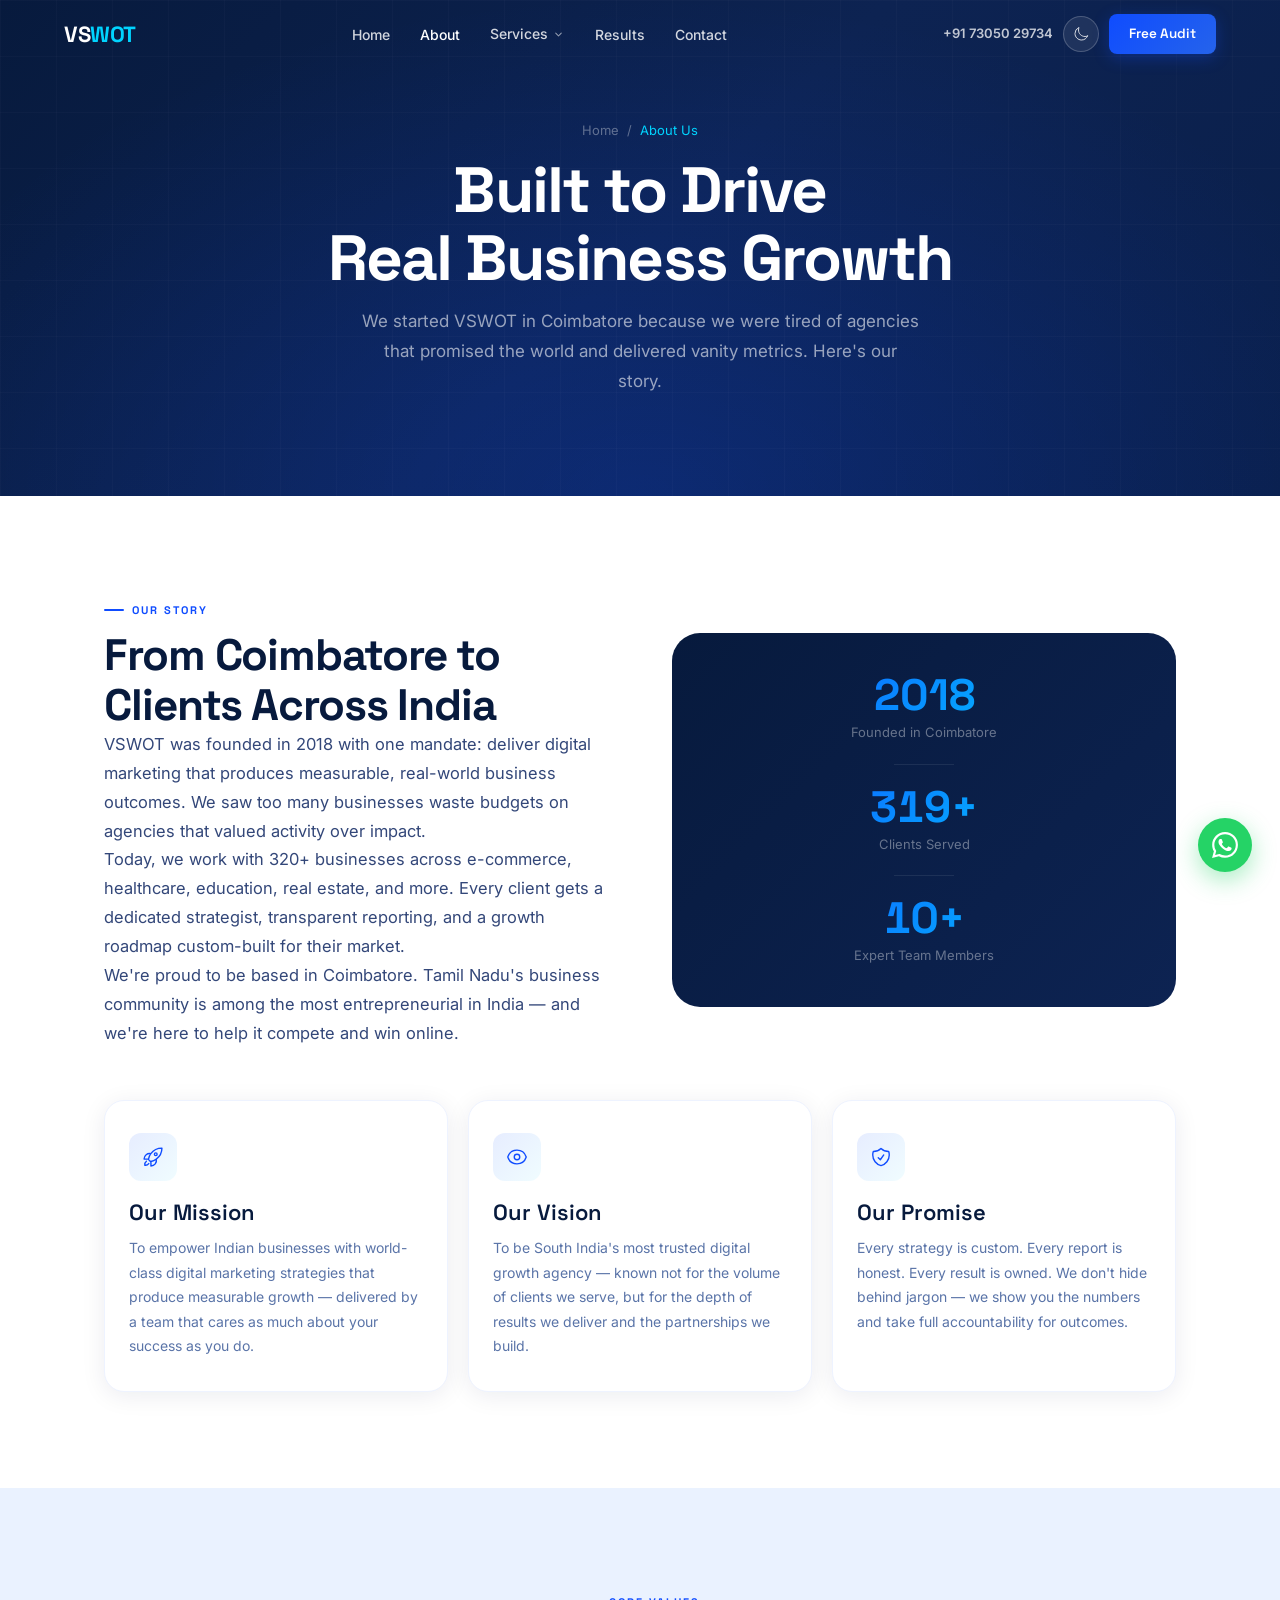
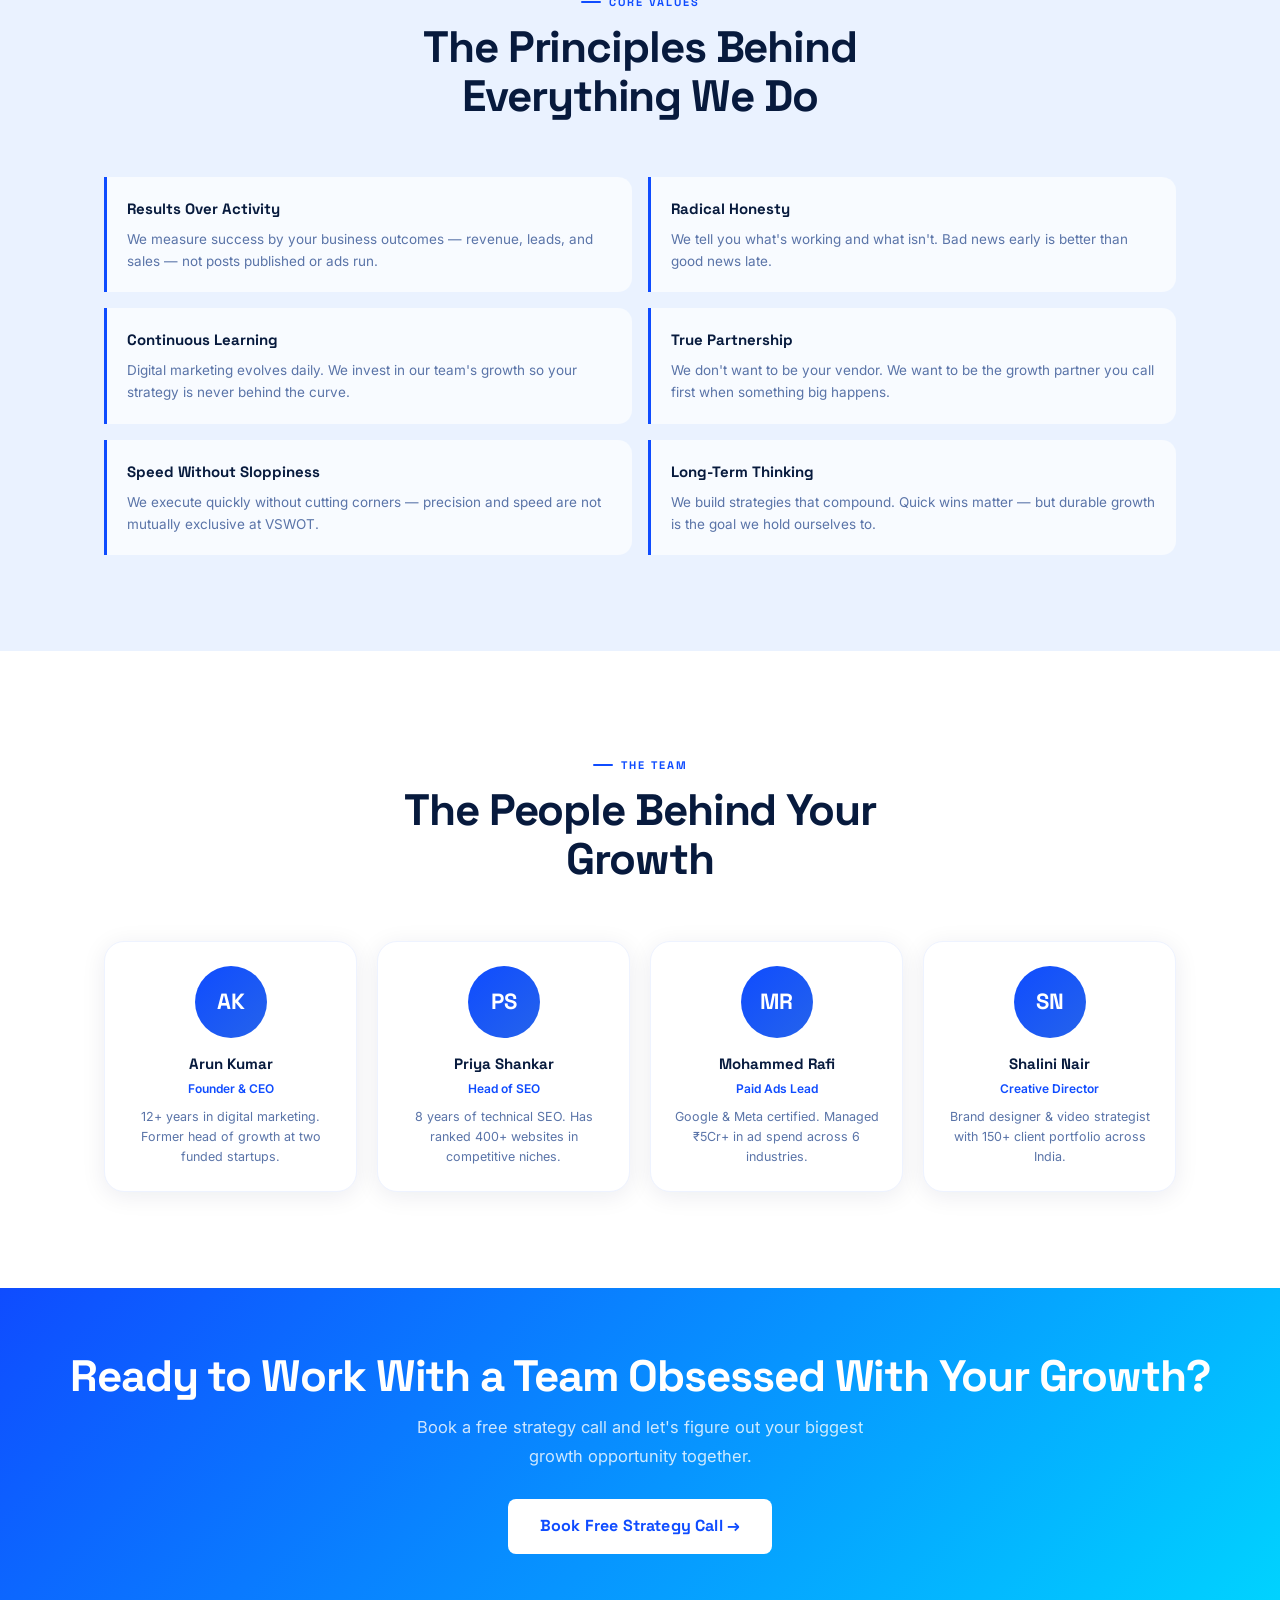
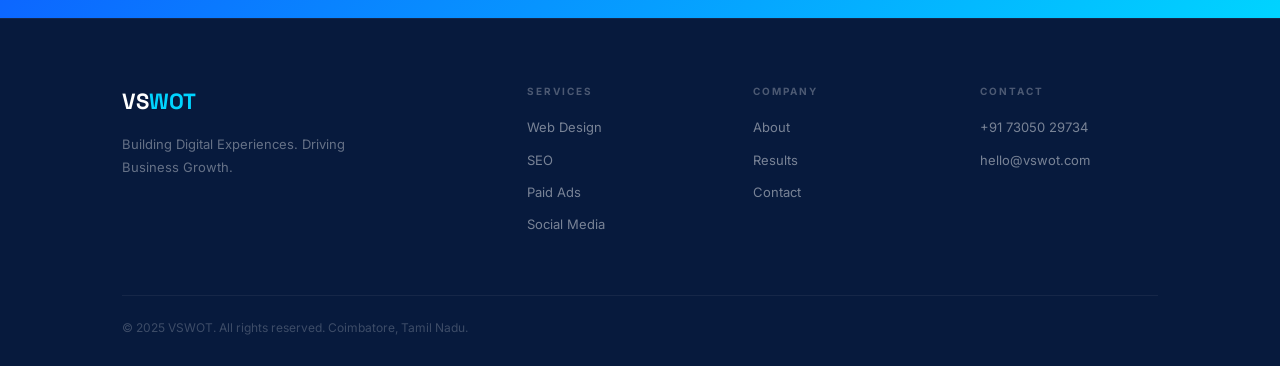
<file: about.html>
<!DOCTYPE html>
<html lang="en">
<head>
<meta charset="UTF-8"/><meta name="viewport" content="width=device-width,initial-scale=1"/>
<title>About VSWOT | Digital Marketing Agency Coimbatore</title>
<meta name="description" content="Learn about VSWOT — our story, mission, vision, core values, and why 320+ businesses trust us for digital growth in Coimbatore and across India."/>
<link rel="canonical" href="https://www.vswot.com/about.html"/>
<link rel="preconnect" href="https://fonts.googleapis.com"/><link rel="preconnect" href="https://fonts.gstatic.com" crossorigin/>
<link href="https://fonts.googleapis.com/css2?family=Space+Grotesk:wght@600;700&family=Inter:wght@400;500;600&display=swap" rel="stylesheet"/>
<link rel="stylesheet" href="style.css"/>
<style>
.mvp-grid{display:grid;grid-template-columns:repeat(3,1fr);gap:20px;margin-top:52px}
.mvp-card{background:var(--white);border:1px solid var(--gray-100);border-radius:var(--radius-l);padding:32px 24px;box-shadow:var(--shadow-card)}
.mvp-icon{width:48px;height:48px;border-radius:12px;background:linear-gradient(135deg,rgba(15,76,255,0.1),rgba(0,212,255,0.06));display:flex;align-items:center;justify-content:center;margin-bottom:18px}
.mvp-icon svg{width:22px;height:22px;color:var(--blue)}
.mvp-card h3{color:var(--navy);margin-bottom:10px}
.mvp-card p{font-size:14px;color:var(--text-light);line-height:1.75;margin:0}
.values-grid{display:grid;grid-template-columns:repeat(2,1fr);gap:16px;margin-top:48px}
.val-card{background:var(--light-bg);border-left:3px solid var(--blue);border-radius:0 var(--radius-m) var(--radius-m) 0;padding:20px 20px;transition:all var(--t-fast)}
.val-card:hover{background:var(--white);box-shadow:var(--shadow-s);transform:translateX(4px)}
.val-card h4{font-family:'Space Grotesk',sans-serif;font-weight:700;font-size:15px;color:var(--navy);margin-bottom:6px}
.val-card p{font-size:13.5px;color:var(--text-light);line-height:1.65;margin:0}
.team-grid{display:grid;grid-template-columns:repeat(4,1fr);gap:20px}
.team-card{background:var(--white);border:1px solid var(--gray-100);border-radius:var(--radius-l);padding:24px 20px;text-align:center;box-shadow:var(--shadow-card);transition:all var(--t-med)}
.team-card:hover{transform:translateY(-4px);box-shadow:var(--shadow-m)}
.team-av{width:72px;height:72px;border-radius:50%;background:var(--grad-blue);display:flex;align-items:center;justify-content:center;margin:0 auto 14px;font-family:'Space Grotesk',sans-serif;font-weight:700;font-size:22px;color:var(--white)}
.team-name{font-family:'Space Grotesk',sans-serif;font-weight:700;font-size:15px;color:var(--navy);margin-bottom:3px}
.team-role{font-size:12px;color:var(--blue);font-weight:600;margin-bottom:8px}
.team-bio{font-size:12.5px;color:var(--text-light);line-height:1.6}
@media(max-width:900px){.mvp-grid{grid-template-columns:1fr}.values-grid{grid-template-columns:1fr}.team-grid{grid-template-columns:repeat(2,1fr)}}
@media(max-width:600px){.team-grid{grid-template-columns:1fr}}
</style>
<script>try{var t=localStorage.getItem("vswot-theme");if(t==="dark")document.documentElement.setAttribute("data-theme","dark")}catch(e){}</script>
</head>
<body>
<div id="scroll-bar"></div>
<nav id="navbar"><a href="index.html" class="nav-logo">VS<span>WOT</span></a><ul class="nav-links"><li><a href="index.html">Home</a></li><li><a href="about.html" style="color:rgba(255,255,255,1)">About</a></li><li class="nav-dropdown"><a href="#">Services <svg xmlns="http://www.w3.org/2000/svg" viewBox="0 0 20 20" fill="currentColor" style="width:13px;height:13px"><path fill-rule="evenodd" d="M5.23 7.21a.75.75 0 011.06.02L10 11.168l3.71-3.938a.75.75 0 111.08 1.04l-4.25 4.5a.75.75 0 01-1.08 0l-4.25-4.5a.75.75 0 01.02-1.06z" clip-rule="evenodd"/></svg></a><div class="dropdown-panel"><a href="services/web-design-development.html">Web Design</a><a href="services/seo.html">SEO</a><a href="services/performance-marketing.html">Performance Marketing</a><a href="services/social-media-marketing.html">Social Media</a><a href="services/content-writing.html">Content Writing</a><a href="services/graphic-designing.html">Graphic Design</a><a href="services/video-editing.html">Video Editing</a></div></li><li><a href="success-stories.html">Results</a></li><li><a href="contact.html">Contact</a></li></ul><div class="nav-cta-wrap"><a href="tel:+917305029734" class="nav-phone">+91 73050 29734</a><button class="theme-toggle" id="themeToggle" aria-label="Toggle dark mode"><svg class="icon-moon" xmlns="http://www.w3.org/2000/svg" fill="none" viewBox="0 0 24 24" stroke-width="1.5" stroke="currentColor"><path stroke-linecap="round" stroke-linejoin="round" d="M21.752 15.002A9.718 9.718 0 0118 15.75c-5.385 0-9.75-4.365-9.75-9.75 0-1.33.266-2.597.748-3.752A9.753 9.753 0 003 11.25C3 16.635 7.365 21 12.75 21a9.753 9.753 0 009.002-5.998z"/></svg><svg class="icon-sun" xmlns="http://www.w3.org/2000/svg" fill="none" viewBox="0 0 24 24" stroke-width="1.5" stroke="currentColor"><path stroke-linecap="round" stroke-linejoin="round" d="M12 3v2.25m6.364.386l-1.591 1.591M21 12h-2.25m-.386 6.364l-1.591-1.591M12 18.75V21m-4.773-4.227l-1.591 1.591M5.25 12H3m4.227-4.773L5.636 5.636M15.75 12a3.75 3.75 0 11-7.5 0 3.75 3.75 0 017.5 0z"/></svg></button><a href="contact.html" class="nav-cta">Free Audit</a><div class="hamburger" id="hamburger"><span></span><span></span><span></span></div></div></nav>
<nav id="mobile-nav"><button id="mobile-close" style="position:absolute;top:22px;right:5%;background:none;border:none;cursor:pointer;padding:8px;"><svg xmlns="http://www.w3.org/2000/svg" width="24" height="24" fill="none" stroke="white" stroke-width="2" stroke-linecap="round"><line x1="18" y1="6" x2="6" y2="18"/><line x1="6" y1="6" x2="18" y2="18"/></svg></button><a href="index.html">Home</a><a href="about.html">About</a><a href="success-stories.html">Results</a><a href="contact.html">Contact</a><a href="contact.html" class="mobile-cta">Get Free Audit</a></nav>

<section class="page-hero">
  <div class="page-hero-inner">
    <div class="breadcrumb"><a href="index.html">Home</a> / <span>About Us</span></div>
    <h1>Built to Drive<br>Real Business Growth</h1>
    <p>We started VSWOT in Coimbatore because we were tired of agencies that promised the world and delivered vanity metrics. Here's our story.</p>
  </div>
</section>

<section class="section-pad" style="background:var(--white)">
  <div class="container">
    <div class="grid-2">
      <div class="fade-up">
        <div class="eyebrow">Our Story</div>
        <h2>From Coimbatore to Clients Across India</h2>
        <p>VSWOT was founded in 2018 with one mandate: deliver digital marketing that produces measurable, real-world business outcomes. We saw too many businesses waste budgets on agencies that valued activity over impact.</p>
        <p>Today, we work with 320+ businesses across e-commerce, healthcare, education, real estate, and more. Every client gets a dedicated strategist, transparent reporting, and a growth roadmap custom-built for their market.</p>
        <p>We're proud to be based in Coimbatore. Tamil Nadu's business community is among the most entrepreneurial in India — and we're here to help it compete and win online.</p>
      </div>
      <div class="fade-up stagger-2" style="background:linear-gradient(135deg,var(--navy),var(--navy-mid));border-radius:var(--radius-xl);padding:40px;text-align:center">
        <div style="display:flex;flex-direction:column;gap:20px">
          <div><div style="font-family:'Space Grotesk',sans-serif;font-weight:700;font-size:44px;background:linear-gradient(135deg,#0F4CFF,#00D4FF);-webkit-background-clip:text;-webkit-text-fill-color:transparent;background-clip:text;line-height:1">2018</div><div style="font-size:13px;color:rgba(255,255,255,0.38);margin-top:5px">Founded in Coimbatore</div></div>
          <div style="width:60px;height:1px;background:rgba(255,255,255,0.08);margin:0 auto"></div>
          <div><div style="font-family:'Space Grotesk',sans-serif;font-weight:700;font-size:44px;background:linear-gradient(135deg,#0F4CFF,#00D4FF);-webkit-background-clip:text;-webkit-text-fill-color:transparent;background-clip:text;line-height:1"><span class="count-up" data-target="320">0</span>+</div><div style="font-size:13px;color:rgba(255,255,255,0.38);margin-top:5px">Clients Served</div></div>
          <div style="width:60px;height:1px;background:rgba(255,255,255,0.08);margin:0 auto"></div>
          <div><div style="font-family:'Space Grotesk',sans-serif;font-weight:700;font-size:44px;background:linear-gradient(135deg,#0F4CFF,#00D4FF);-webkit-background-clip:text;-webkit-text-fill-color:transparent;background-clip:text;line-height:1"><span class="count-up" data-target="15">0</span>+</div><div style="font-size:13px;color:rgba(255,255,255,0.38);margin-top:5px">Expert Team Members</div></div>
        </div>
      </div>
    </div>
    <div class="mvp-grid">
      <div class="mvp-card fade-up stagger-1"><div class="mvp-icon"><svg xmlns="http://www.w3.org/2000/svg" fill="none" viewBox="0 0 24 24" stroke-width="1.5" stroke="currentColor"><path stroke-linecap="round" stroke-linejoin="round" d="M15.59 14.37a6 6 0 01-5.84 7.38v-4.8m5.84-2.58a14.98 14.98 0 006.16-12.12A14.98 14.98 0 009.631 8.41m5.96 5.96a14.926 14.926 0 01-5.841 2.58m-.119-8.54a6 6 0 00-7.381 5.84h4.8m2.581-5.84a14.927 14.927 0 00-2.58 5.84m2.699 2.7c-.103.021-.207.041-.311.06a15.09 15.09 0 01-2.448-2.448 14.9 14.9 0 01.06-.312m-2.24 2.39a4.493 4.493 0 00-1.757 4.306 4.493 4.493 0 004.306-1.758M16.5 9a1.5 1.5 0 11-3 0 1.5 1.5 0 013 0z"/></svg></div><h3>Our Mission</h3><p>To empower Indian businesses with world-class digital marketing strategies that produce measurable growth — delivered by a team that cares as much about your success as you do.</p></div>
      <div class="mvp-card fade-up stagger-2"><div class="mvp-icon"><svg xmlns="http://www.w3.org/2000/svg" fill="none" viewBox="0 0 24 24" stroke-width="1.5" stroke="currentColor"><path stroke-linecap="round" stroke-linejoin="round" d="M2.036 12.322a1.012 1.012 0 010-.639C3.423 7.51 7.36 4.5 12 4.5c4.638 0 8.573 3.007 9.963 7.178.07.207.07.431 0 .639C20.577 16.49 16.64 19.5 12 19.5c-4.638 0-8.573-3.007-9.963-7.178z"/><path stroke-linecap="round" stroke-linejoin="round" d="M15 12a3 3 0 11-6 0 3 3 0 016 0z"/></svg></div><h3>Our Vision</h3><p>To be South India's most trusted digital growth agency — known not for the volume of clients we serve, but for the depth of results we deliver and the partnerships we build.</p></div>
      <div class="mvp-card fade-up stagger-3"><div class="mvp-icon"><svg xmlns="http://www.w3.org/2000/svg" fill="none" viewBox="0 0 24 24" stroke-width="1.5" stroke="currentColor"><path stroke-linecap="round" stroke-linejoin="round" d="M9 12.75L11.25 15 15 9.75m-3-7.036A11.959 11.959 0 013.598 6 11.99 11.99 0 003 9.749c0 5.592 3.824 10.29 9 11.623 5.176-1.332 9-6.03 9-11.622 0-1.31-.21-2.571-.598-3.751h-.152c-3.196 0-6.1-1.248-8.25-3.285z"/></svg></div><h3>Our Promise</h3><p>Every strategy is custom. Every report is honest. Every result is owned. We don't hide behind jargon — we show you the numbers and take full accountability for outcomes.</p></div>
    </div>
  </div>
</section>

<section class="section-pad" style="background:var(--light-blue)">
  <div class="container">
    <div class="section-header fade-up"><div class="eyebrow" style="justify-content:center">Core Values</div><h2>The Principles Behind Everything We Do</h2></div>
    <div class="values-grid">
      <div class="val-card fade-up stagger-1"><h4>Results Over Activity</h4><p>We measure success by your business outcomes — revenue, leads, and sales — not posts published or ads run.</p></div>
      <div class="val-card fade-up stagger-2"><h4>Radical Honesty</h4><p>We tell you what's working and what isn't. Bad news early is better than good news late.</p></div>
      <div class="val-card fade-up stagger-3"><h4>Continuous Learning</h4><p>Digital marketing evolves daily. We invest in our team's growth so your strategy is never behind the curve.</p></div>
      <div class="val-card fade-up stagger-4"><h4>True Partnership</h4><p>We don't want to be your vendor. We want to be the growth partner you call first when something big happens.</p></div>
      <div class="val-card fade-up stagger-5"><h4>Speed Without Sloppiness</h4><p>We execute quickly without cutting corners — precision and speed are not mutually exclusive at VSWOT.</p></div>
      <div class="val-card fade-up stagger-6"><h4>Long-Term Thinking</h4><p>We build strategies that compound. Quick wins matter — but durable growth is the goal we hold ourselves to.</p></div>
    </div>
  </div>
</section>

<section class="section-pad" style="background:var(--white)">
  <div class="container">
    <div class="section-header fade-up"><div class="eyebrow" style="justify-content:center">The Team</div><h2>The People Behind Your Growth</h2></div>
    <div class="team-grid">
      <div class="team-card fade-up stagger-1"><div class="team-av">AK</div><div class="team-name">Arun Kumar</div><div class="team-role">Founder & CEO</div><div class="team-bio">12+ years in digital marketing. Former head of growth at two funded startups.</div></div>
      <div class="team-card fade-up stagger-2"><div class="team-av">PS</div><div class="team-name">Priya Shankar</div><div class="team-role">Head of SEO</div><div class="team-bio">8 years of technical SEO. Has ranked 400+ websites in competitive niches.</div></div>
      <div class="team-card fade-up stagger-3"><div class="team-av">MR</div><div class="team-name">Mohammed Rafi</div><div class="team-role">Paid Ads Lead</div><div class="team-bio">Google & Meta certified. Managed ₹5Cr+ in ad spend across 6 industries.</div></div>
      <div class="team-card fade-up stagger-4"><div class="team-av">SN</div><div class="team-name">Shalini Nair</div><div class="team-role">Creative Director</div><div class="team-bio">Brand designer & video strategist with 150+ client portfolio across India.</div></div>
    </div>
  </div>
</section>

<div style="background:linear-gradient(135deg,var(--blue) 0%,#00D4FF 100%);padding:64px 5%;text-align:center">
  <h2 style="color:white;margin-bottom:12px">Ready to Work With a Team Obsessed With Your Growth?</h2>
  <p style="color:rgba(255,255,255,0.8);max-width:480px;margin:0 auto 28px">Book a free strategy call and let's figure out your biggest growth opportunity together.</p>
  <a href="contact.html" class="btn" style="background:var(--white);color:var(--blue);font-weight:700;font-size:16px;padding:14px 32px">Book Free Strategy Call →</a>
</div>

<footer class="footer"><div class="container"><div class="footer-grid"><div><a href="index.html" class="footer-logo">VS<span>WOT</span></a><p class="footer-desc">Building Digital Experiences. Driving Business Growth.</p></div><div class="footer-col"><div class="footer-col-title">Services</div><a href="services/web-design-development.html">Web Design</a><a href="services/seo.html">SEO</a><a href="services/performance-marketing.html">Paid Ads</a><a href="services/social-media-marketing.html">Social Media</a></div><div class="footer-col"><div class="footer-col-title">Company</div><a href="about.html">About</a><a href="success-stories.html">Results</a><a href="contact.html">Contact</a></div><div class="footer-col"><div class="footer-col-title">Contact</div><a href="tel:+917305029734">+91 73050 29734</a><a href="mailto:hello@vswot.com">hello@vswot.com</a></div></div><div class="footer-bottom"><span class="footer-copy">© 2025 VSWOT. All rights reserved. Coimbatore, Tamil Nadu.</span></div></div></footer>
<a href="https://wa.me/917305029734" class="floating-wa" target="_blank" rel="noopener" aria-label="WhatsApp"><svg xmlns="http://www.w3.org/2000/svg" viewBox="0 0 24 24" fill="currentColor"><path d="M17.472 14.382c-.297-.149-1.758-.867-2.03-.967-.273-.099-.471-.148-.67.15-.197.297-.767.966-.94 1.164-.173.199-.347.223-.644.075-.297-.15-1.255-.463-2.39-1.475-.883-.788-1.48-1.761-1.653-2.059-.173-.297-.018-.458.13-.606.134-.133.298-.347.446-.52.149-.174.198-.298.298-.497.099-.198.05-.371-.025-.52-.075-.149-.669-1.612-.916-2.207-.242-.579-.487-.5-.669-.51-.173-.008-.371-.01-.57-.01-.198 0-.52.074-.792.372-.272.297-1.04 1.016-1.04 2.479 0 1.462 1.065 2.875 1.213 3.074.149.198 2.096 3.2 5.077 4.487.709.306 1.262.489 1.694.625.712.227 1.36.195 1.871.118.571-.085 1.758-.719 2.006-1.413.248-.694.248-1.289.173-1.413-.074-.124-.272-.198-.57-.347m-5.421 7.403h-.004a9.87 9.87 0 01-5.031-1.378l-.361-.214-3.741.982.998-3.648-.235-.374a9.86 9.86 0 01-1.51-5.26c.001-5.45 4.436-9.884 9.888-9.884 2.64 0 5.122 1.03 6.988 2.898a9.825 9.825 0 012.893 6.994c-.003 5.45-4.437 9.884-9.885 9.884m8.413-18.297A11.815 11.815 0 0012.05 0C5.495 0 .16 5.335.157 11.892c0 2.096.547 4.142 1.588 5.945L.057 24l6.305-1.654a11.882 11.882 0 005.683 1.448h.005c6.554 0 11.89-5.335 11.893-11.893a11.821 11.821 0 00-3.48-8.413z"/></svg></a>
<div class="sticky-mobile-cta"><a href="contact.html">Get Free Audit — Book a Call</a></div>
<script src="script.js" defer></script>
</body></html>
</file>
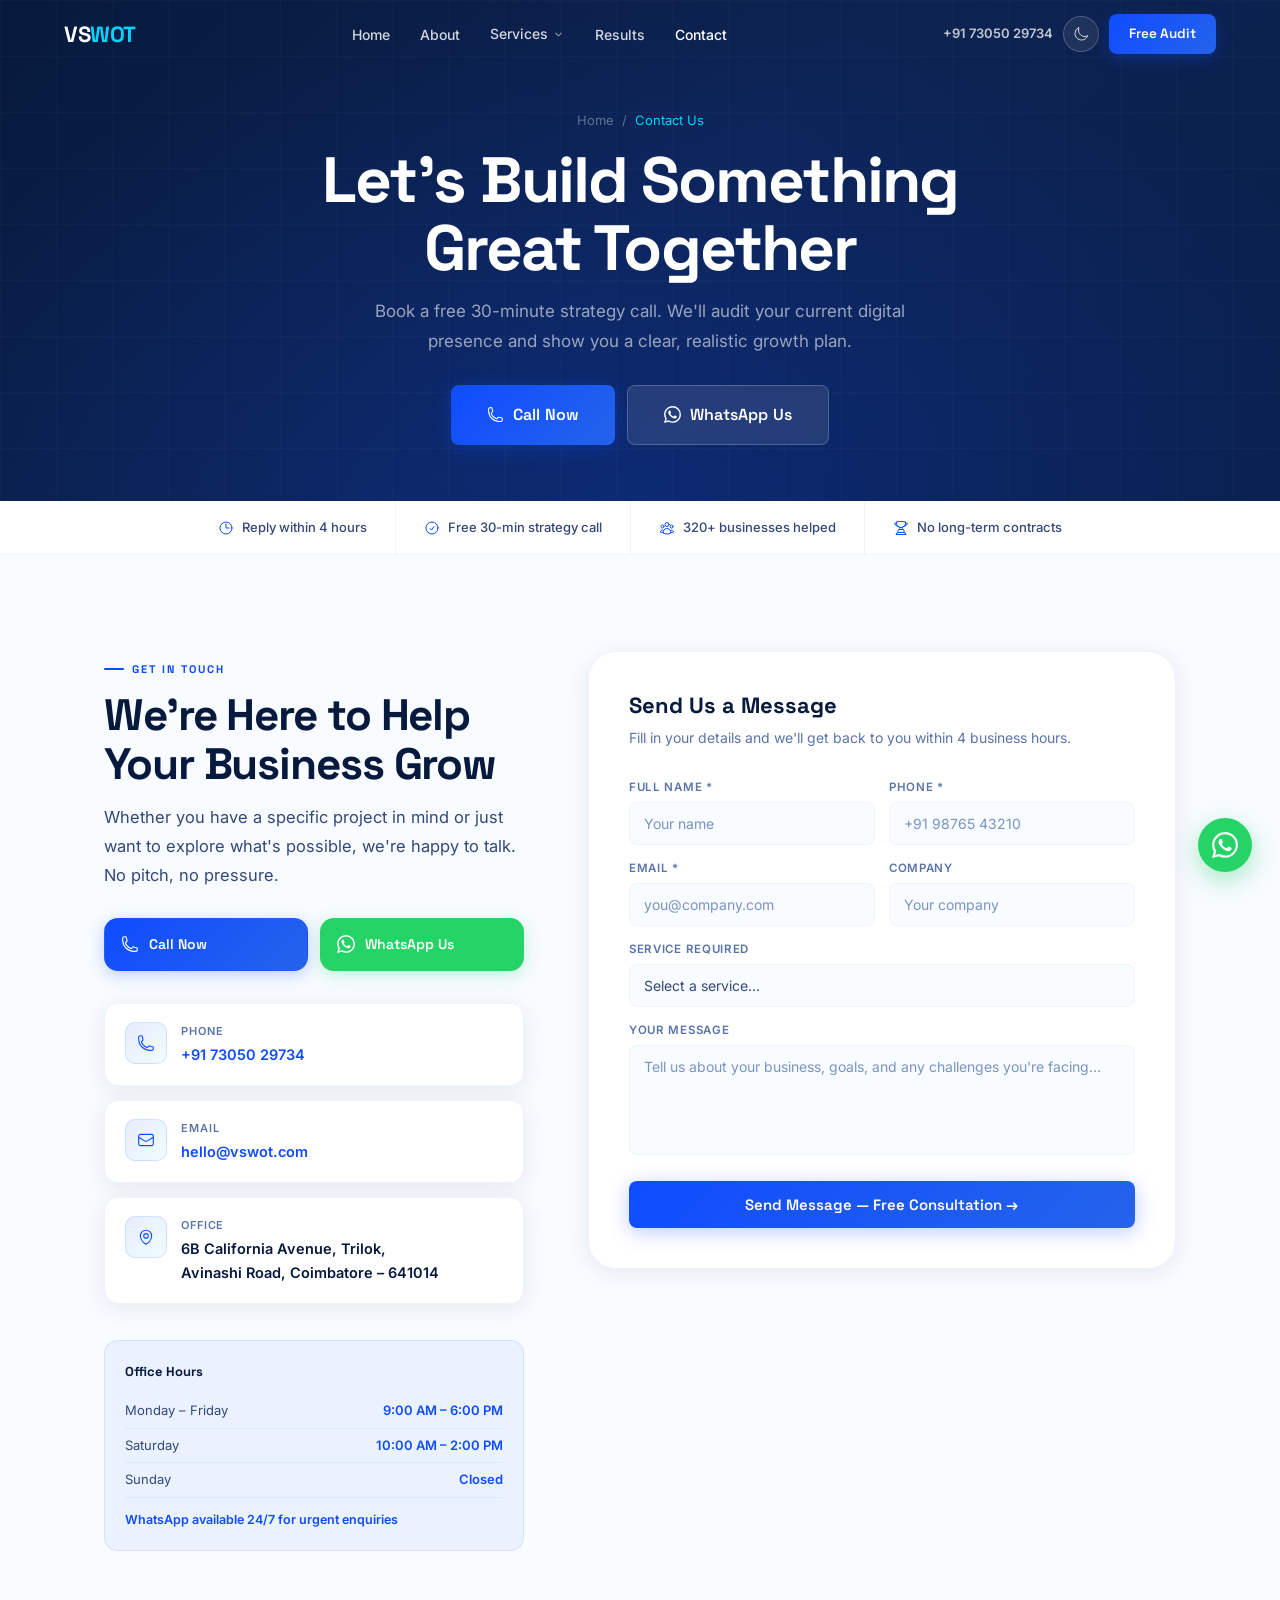
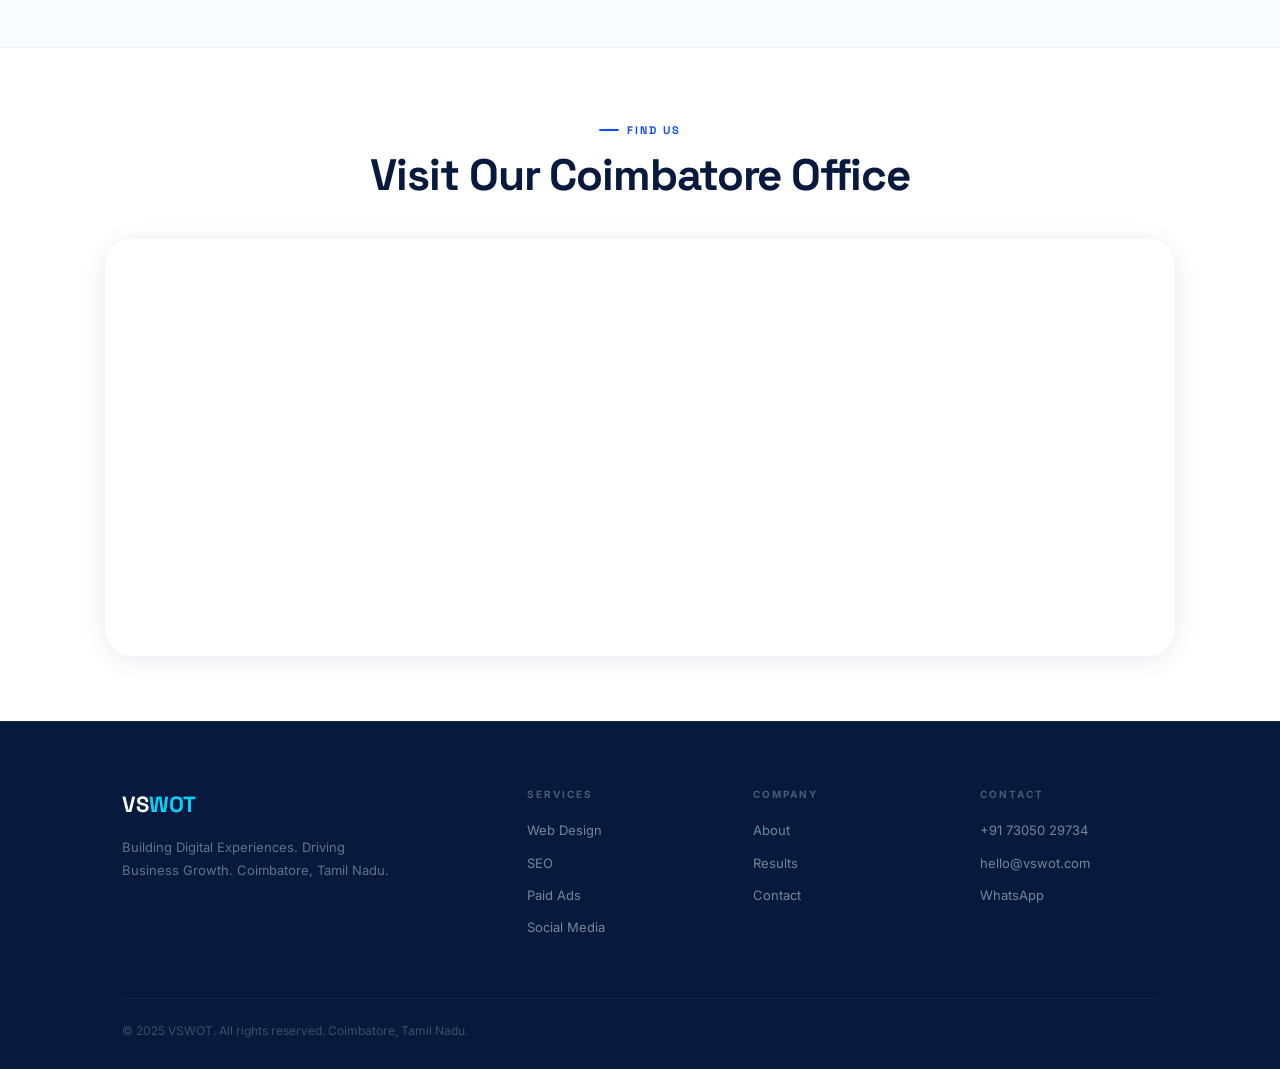
<file: contact.html>
<!DOCTYPE html>
<html lang="en">
<head>
<meta charset="UTF-8"/><meta name="viewport" content="width=device-width,initial-scale=1"/>
<title>Contact VSWOT | Book a Free Strategy Call — Coimbatore</title>
<meta name="description" content="Get in touch with VSWOT digital marketing agency in Coimbatore. Book a free 30-minute strategy call, visit our office, or WhatsApp us directly. Response within 4 hours."/>
<link rel="canonical" href="https://www.vswot.com/contact.html"/>
<link rel="preconnect" href="https://fonts.googleapis.com"/><link rel="preconnect" href="https://fonts.gstatic.com" crossorigin/>
<link href="https://fonts.googleapis.com/css2?family=Space+Grotesk:wght@600;700&family=Inter:wght@400;500;600&display=swap" rel="stylesheet"/>
<link rel="stylesheet" href="style.css"/>
<style>
.contact-page-grid{display:grid;grid-template-columns:1fr 1.4fr;gap:64px;align-items:start}
.contact-info-cards{display:flex;flex-direction:column;gap:14px;margin-bottom:36px}
.cic{background:var(--white);border:1px solid var(--gray-100);border-radius:var(--radius-m);padding:18px 20px;display:flex;align-items:flex-start;gap:14px;box-shadow:var(--shadow-card);transition:all var(--t-fast)}
.cic:hover{border-color:rgba(15,76,255,0.2);box-shadow:var(--shadow-m);transform:translateY(-2px)}
.cic-icon{width:42px;height:42px;min-width:42px;border-radius:10px;background:linear-gradient(135deg,rgba(15,76,255,0.1),rgba(0,212,255,0.06));border:1px solid rgba(15,76,255,0.12);display:flex;align-items:center;justify-content:center}
.cic-icon svg{width:18px;height:18px;color:var(--blue)}
.cic-lbl{font-size:11px;font-weight:600;color:var(--text-light);letter-spacing:0.08em;text-transform:uppercase;margin-bottom:3px}
.cic-val{font-size:14.5px;font-weight:600;color:var(--navy)}
.cic-val a{color:var(--blue);transition:opacity var(--t-fast)}
.cic-val a:hover{opacity:0.75}
.contact-page-form{background:var(--white);border:1px solid var(--gray-100);border-radius:var(--radius-xl);padding:40px;box-shadow:var(--shadow-card)}
.contact-page-form h3{font-family:'Space Grotesk',sans-serif;font-weight:700;font-size:22px;color:var(--navy);margin-bottom:6px}
.contact-page-form>p{font-size:14px;color:var(--text-light);margin-bottom:28px}
.form-group-light label{font-size:11.5px;font-weight:600;color:var(--text-light);letter-spacing:0.06em;text-transform:uppercase;display:block;margin-bottom:5px}
.form-group-light input,.form-group-light select,.form-group-light textarea{
  width:100%;background:var(--light-bg);border:1.5px solid var(--gray-100);border-radius:var(--radius-s);
  padding:12px 14px;font-size:14px;color:var(--navy);font-family:'Inter',sans-serif;
  outline:none;transition:all var(--t-fast);-webkit-appearance:none;appearance:none;
}
.form-group-light input:focus,.form-group-light select:focus,.form-group-light textarea:focus{border-color:var(--blue);background:var(--white);box-shadow:0 0 0 3px rgba(15,76,255,0.1)}
.form-group-light input::placeholder,.form-group-light textarea::placeholder{color:var(--gray-400)}
.form-group-light select{color:var(--text-body);cursor:pointer}
.form-group-light textarea{height:110px;resize:none}
.form-row-light{display:grid;grid-template-columns:1fr 1fr;gap:14px}
.form-mg-light{margin-bottom:14px}
.form-submit-blue{width:100%;background:var(--grad-blue);color:var(--white);border:none;border-radius:var(--radius-s);padding:14px;font-family:'Space Grotesk',sans-serif;font-size:15px;font-weight:600;cursor:pointer;margin-top:4px;transition:all var(--t-fast);box-shadow:0 4px 20px rgba(15,76,255,0.28)}
.form-submit-blue:hover{transform:translateY(-1px);box-shadow:0 8px 28px rgba(15,76,255,0.4)}
.quick-actions{display:grid;grid-template-columns:1fr 1fr;gap:12px;margin-bottom:32px}
.quick-btn{display:flex;align-items:center;gap:10px;padding:14px 16px;border-radius:var(--radius-m);font-family:'Space Grotesk',sans-serif;font-weight:600;font-size:14px;transition:all var(--t-fast);border:1.5px solid transparent}
.quick-btn-call{background:var(--grad-blue);color:var(--white);box-shadow:0 4px 16px rgba(15,76,255,0.25)}
.quick-btn-call:hover{transform:translateY(-2px);box-shadow:0 8px 24px rgba(15,76,255,0.4)}
.quick-btn-wa{background:#25D366;color:var(--white);box-shadow:0 4px 16px rgba(37,211,102,0.25)}
.quick-btn-wa:hover{transform:translateY(-2px);box-shadow:0 8px 24px rgba(37,211,102,0.4)}
.quick-btn svg{width:18px;height:18px;flex-shrink:0}
.hours-card{background:var(--light-blue);border:1px solid rgba(15,76,255,0.1);border-radius:var(--radius-m);padding:20px;margin-top:8px}
.hours-title{font-family:'Space Grotesk',sans-serif;font-size:13px;font-weight:700;color:var(--navy);margin-bottom:12px}
.hours-row{display:flex;justify-content:space-between;align-items:center;font-size:13px;color:var(--text-body);padding:6px 0;border-bottom:1px solid rgba(15,76,255,0.06)}
.hours-row:last-child{border-bottom:none}
.hours-row span:last-child{font-weight:600;color:var(--blue)}
@media(max-width:900px){.contact-page-grid{grid-template-columns:1fr}.form-row-light{grid-template-columns:1fr}.quick-actions{grid-template-columns:1fr}}
</style>
<script>try{var t=localStorage.getItem("vswot-theme");if(t==="dark")document.documentElement.setAttribute("data-theme","dark")}catch(e){}</script>
</head>
<body>
<div id="scroll-bar"></div>
<nav id="navbar"><a href="index.html" class="nav-logo">VS<span>WOT</span></a><ul class="nav-links"><li><a href="index.html">Home</a></li><li><a href="about.html">About</a></li><li class="nav-dropdown"><a href="#">Services <svg xmlns="http://www.w3.org/2000/svg" viewBox="0 0 20 20" fill="currentColor" style="width:13px;height:13px"><path fill-rule="evenodd" d="M5.23 7.21a.75.75 0 011.06.02L10 11.168l3.71-3.938a.75.75 0 111.08 1.04l-4.25 4.5a.75.75 0 01-1.08 0l-4.25-4.5a.75.75 0 01.02-1.06z" clip-rule="evenodd"/></svg></a><div class="dropdown-panel"><a href="services/web-design-development.html">Web Design</a><a href="services/seo.html">SEO</a><a href="services/performance-marketing.html">Performance Marketing</a><a href="services/social-media-marketing.html">Social Media</a><a href="services/content-writing.html">Content Writing</a><a href="services/graphic-designing.html">Graphic Design</a><a href="services/video-editing.html">Video Editing</a></div></li><li><a href="success-stories.html">Results</a></li><li><a href="contact.html" style="color:rgba(255,255,255,1)">Contact</a></li></ul><div class="nav-cta-wrap"><a href="tel:+917305029734" class="nav-phone">+91 73050 29734</a><button class="theme-toggle" id="themeToggle" aria-label="Toggle dark mode"><svg class="icon-moon" xmlns="http://www.w3.org/2000/svg" fill="none" viewBox="0 0 24 24" stroke-width="1.5" stroke="currentColor"><path stroke-linecap="round" stroke-linejoin="round" d="M21.752 15.002A9.718 9.718 0 0118 15.75c-5.385 0-9.75-4.365-9.75-9.75 0-1.33.266-2.597.748-3.752A9.753 9.753 0 003 11.25C3 16.635 7.365 21 12.75 21a9.753 9.753 0 009.002-5.998z"/></svg><svg class="icon-sun" xmlns="http://www.w3.org/2000/svg" fill="none" viewBox="0 0 24 24" stroke-width="1.5" stroke="currentColor"><path stroke-linecap="round" stroke-linejoin="round" d="M12 3v2.25m6.364.386l-1.591 1.591M21 12h-2.25m-.386 6.364l-1.591-1.591M12 18.75V21m-4.773-4.227l-1.591 1.591M5.25 12H3m4.227-4.773L5.636 5.636M15.75 12a3.75 3.75 0 11-7.5 0 3.75 3.75 0 017.5 0z"/></svg></button><a href="contact.html" class="nav-cta">Free Audit</a><div class="hamburger" id="hamburger"><span></span><span></span><span></span></div></div></nav>
<nav id="mobile-nav"><button id="mobile-close" style="position:absolute;top:22px;right:5%;background:none;border:none;cursor:pointer;padding:8px;"><svg xmlns="http://www.w3.org/2000/svg" width="24" height="24" fill="none" stroke="white" stroke-width="2" stroke-linecap="round"><line x1="18" y1="6" x2="6" y2="18"/><line x1="6" y1="6" x2="18" y2="18"/></svg></button><a href="index.html">Home</a><a href="about.html">About</a><a href="success-stories.html">Results</a><a href="contact.html">Contact</a><a href="contact.html" class="mobile-cta">Get Free Audit</a></nav>

<!-- HERO — compact, no empty space -->
<section class="page-hero" style="padding:110px 5% 56px">
  <div class="page-hero-inner">
    <div class="breadcrumb"><a href="index.html">Home</a> / <span>Contact Us</span></div>
    <h1>Let's Build Something<br>Great Together</h1>
    <p>Book a free 30-minute strategy call. We'll audit your current digital presence and show you a clear, realistic growth plan.</p>
    <div style="display:flex;gap:12px;justify-content:center;flex-wrap:wrap;margin-top:4px">
      <a href="tel:+917305029734" class="btn btn-primary btn-lg">
        <svg xmlns="http://www.w3.org/2000/svg" fill="none" viewBox="0 0 24 24" stroke-width="1.5" stroke="currentColor"><path stroke-linecap="round" stroke-linejoin="round" d="M2.25 6.75c0 8.284 6.716 15 15 15h2.25a2.25 2.25 0 002.25-2.25v-1.372c0-.516-.351-.966-.852-1.091l-4.423-1.106c-.44-.11-.902.055-1.173.417l-.97 1.293c-.282.376-.769.542-1.21.38a12.035 12.035 0 01-7.143-7.143c-.162-.441.004-.928.38-1.21l1.293-.97c.363-.271.527-.734.417-1.173L6.963 3.102a1.125 1.125 0 00-1.091-.852H4.5A2.25 2.25 0 002.25 4.5v2.25z"/></svg>
        Call Now
      </a>
      <a href="https://wa.me/917305029734" target="_blank" rel="noopener" class="btn btn-ghost btn-lg">
        <svg xmlns="http://www.w3.org/2000/svg" viewBox="0 0 24 24" fill="currentColor"><path d="M17.472 14.382c-.297-.149-1.758-.867-2.03-.967-.273-.099-.471-.148-.67.15-.197.297-.767.966-.94 1.164-.173.199-.347.223-.644.075-.297-.15-1.255-.463-2.39-1.475-.883-.788-1.48-1.761-1.653-2.059-.173-.297-.018-.458.13-.606.134-.133.298-.347.446-.52.149-.174.198-.298.298-.497.099-.198.05-.371-.025-.52-.075-.149-.669-1.612-.916-2.207-.242-.579-.487-.5-.669-.51-.173-.008-.371-.01-.57-.01-.198 0-.52.074-.792.372-.272.297-1.04 1.016-1.04 2.479 0 1.462 1.065 2.875 1.213 3.074.149.198 2.096 3.2 5.077 4.487.709.306 1.262.489 1.694.625.712.227 1.36.195 1.871.118.571-.085 1.758-.719 2.006-1.413.248-.694.248-1.289.173-1.413-.074-.124-.272-.198-.57-.347m-5.421 7.403h-.004a9.87 9.87 0 01-5.031-1.378l-.361-.214-3.741.982.998-3.648-.235-.374a9.86 9.86 0 01-1.51-5.26c.001-5.45 4.436-9.884 9.888-9.884 2.64 0 5.122 1.03 6.988 2.898a9.825 9.825 0 012.893 6.994c-.003 5.45-4.437 9.884-9.885 9.884m8.413-18.297A11.815 11.815 0 0012.05 0C5.495 0 .16 5.335.157 11.892c0 2.096.547 4.142 1.588 5.945L.057 24l6.305-1.654a11.882 11.882 0 005.683 1.448h.005c6.554 0 11.89-5.335 11.893-11.893a11.821 11.821 0 00-3.48-8.413z"/></svg>
        WhatsApp Us
      </a>
    </div>
  </div>
</section>

<!-- TRUST STRIP -->
<div style="background:var(--white);border-bottom:1px solid var(--gray-100)">
  <div class="container" style="display:flex;align-items:center;justify-content:center;gap:0;flex-wrap:wrap">
    <div style="display:flex;align-items:center;gap:8px;padding:16px 28px;border-right:1px solid var(--gray-100)"><svg xmlns="http://www.w3.org/2000/svg" fill="none" viewBox="0 0 24 24" stroke-width="1.5" stroke="var(--blue)" style="width:16px;height:16px;flex-shrink:0"><path stroke-linecap="round" stroke-linejoin="round" d="M12 6v6h4.5m4.5 0a9 9 0 11-18 0 9 9 0 0118 0z"/></svg><span style="font-size:13px;font-weight:500;color:var(--text-body)">Reply within 4 hours</span></div>
    <div style="display:flex;align-items:center;gap:8px;padding:16px 28px;border-right:1px solid var(--gray-100)"><svg xmlns="http://www.w3.org/2000/svg" fill="none" viewBox="0 0 24 24" stroke-width="1.5" stroke="var(--blue)" style="width:16px;height:16px;flex-shrink:0"><path stroke-linecap="round" stroke-linejoin="round" d="M9 12.75L11.25 15 15 9.75M21 12a9 9 0 11-18 0 9 9 0 0118 0z"/></svg><span style="font-size:13px;font-weight:500;color:var(--text-body)">Free 30-min strategy call</span></div>
    <div style="display:flex;align-items:center;gap:8px;padding:16px 28px;border-right:1px solid var(--gray-100)"><svg xmlns="http://www.w3.org/2000/svg" fill="none" viewBox="0 0 24 24" stroke-width="1.5" stroke="var(--blue)" style="width:16px;height:16px;flex-shrink:0"><path stroke-linecap="round" stroke-linejoin="round" d="M18 18.72a9.094 9.094 0 003.741-.479 3 3 0 00-4.682-2.72m.94 3.198l.001.031c0 .225-.012.447-.037.666A11.944 11.944 0 0112 21c-2.17 0-4.207-.576-5.963-1.584A6.062 6.062 0 016 18.719m12 0a5.971 5.971 0 00-.941-3.197m0 0A5.995 5.995 0 0012 12.75a5.995 5.995 0 00-5.058 2.772m0 0a3 3 0 00-4.681 2.72 8.986 8.986 0 003.74.477m.94-3.197a5.971 5.971 0 00-.94 3.197M15 6.75a3 3 0 11-6 0 3 3 0 016 0zm6 3a2.25 2.25 0 11-4.5 0 2.25 2.25 0 014.5 0zm-13.5 0a2.25 2.25 0 11-4.5 0 2.25 2.25 0 014.5 0z"/></svg><span style="font-size:13px;font-weight:500;color:var(--text-body)">320+ businesses helped</span></div>
    <div style="display:flex;align-items:center;gap:8px;padding:16px 28px"><svg xmlns="http://www.w3.org/2000/svg" fill="none" viewBox="0 0 24 24" stroke-width="1.5" stroke="var(--blue)" style="width:16px;height:16px;flex-shrink:0"><path stroke-linecap="round" stroke-linejoin="round" d="M16.5 18.75h-9m9 0a3 3 0 013 3h-15a3 3 0 013-3m9 0v-3.375c0-.621-.503-1.125-1.125-1.125h-.871M7.5 18.75v-3.375c0-.621.504-1.125 1.125-1.125h.872m5.007 0H9.497m5.007 0a7.454 7.454 0 01-.982-3.172M9.497 14.25a7.454 7.454 0 00.981-3.172M5.25 4.236c-.982.143-1.954.317-2.916.52A6.003 6.003 0 007.73 9.728M5.25 4.236V4.5c0 2.108.966 3.99 2.48 5.228M5.25 4.236V2.721C7.456 2.41 9.71 2.25 12 2.25c2.291 0 4.545.16 6.75.47v1.516M7.73 9.728a6.726 6.726 0 002.748 1.35m8.272-6.842V4.5c0 2.108-.966 3.99-2.48 5.228m2.48-5.492a46.32 46.32 0 012.916.52 6.003 6.003 0 01-5.395 4.972m0 0a6.726 6.726 0 01-2.749 1.35m0 0a6.772 6.772 0 01-3.044 0"/></svg><span style="font-size:13px;font-weight:500;color:var(--text-body)">No long-term contracts</span></div>
  </div>
</div>

<!-- MAIN CONTACT SECTION -->
<section class="section-pad" style="background:var(--light-bg)">
  <div class="container">
    <div class="contact-page-grid">

      <!-- LEFT: Info -->
      <div class="fade-up">
        <div class="eyebrow">Get In Touch</div>
        <h2 style="margin-bottom:14px">We're Here to Help Your Business Grow</h2>
        <p style="margin-bottom:28px">Whether you have a specific project in mind or just want to explore what's possible, we're happy to talk. No pitch, no pressure.</p>

        <div class="quick-actions">
          <a href="tel:+917305029734" class="quick-btn quick-btn-call">
            <svg xmlns="http://www.w3.org/2000/svg" fill="none" viewBox="0 0 24 24" stroke-width="1.5" stroke="currentColor"><path stroke-linecap="round" stroke-linejoin="round" d="M2.25 6.75c0 8.284 6.716 15 15 15h2.25a2.25 2.25 0 002.25-2.25v-1.372c0-.516-.351-.966-.852-1.091l-4.423-1.106c-.44-.11-.902.055-1.173.417l-.97 1.293c-.282.376-.769.542-1.21.38a12.035 12.035 0 01-7.143-7.143c-.162-.441.004-.928.38-1.21l1.293-.97c.363-.271.527-.734.417-1.173L6.963 3.102a1.125 1.125 0 00-1.091-.852H4.5A2.25 2.25 0 002.25 4.5v2.25z"/></svg>
            Call Now
          </a>
          <a href="https://wa.me/917305029734?text=Hi%20VSWOT%2C%20I%27d%20like%20to%20know%20more%20about%20your%20services." target="_blank" rel="noopener" class="quick-btn quick-btn-wa">
            <svg xmlns="http://www.w3.org/2000/svg" viewBox="0 0 24 24" fill="currentColor"><path d="M17.472 14.382c-.297-.149-1.758-.867-2.03-.967-.273-.099-.471-.148-.67.15-.197.297-.767.966-.94 1.164-.173.199-.347.223-.644.075-.297-.15-1.255-.463-2.39-1.475-.883-.788-1.48-1.761-1.653-2.059-.173-.297-.018-.458.13-.606.134-.133.298-.347.446-.52.149-.174.198-.298.298-.497.099-.198.05-.371-.025-.52-.075-.149-.669-1.612-.916-2.207-.242-.579-.487-.5-.669-.51-.173-.008-.371-.01-.57-.01-.198 0-.52.074-.792.372-.272.297-1.04 1.016-1.04 2.479 0 1.462 1.065 2.875 1.213 3.074.149.198 2.096 3.2 5.077 4.487.709.306 1.262.489 1.694.625.712.227 1.36.195 1.871.118.571-.085 1.758-.719 2.006-1.413.248-.694.248-1.289.173-1.413-.074-.124-.272-.198-.57-.347m-5.421 7.403h-.004a9.87 9.87 0 01-5.031-1.378l-.361-.214-3.741.982.998-3.648-.235-.374a9.86 9.86 0 01-1.51-5.26c.001-5.45 4.436-9.884 9.888-9.884 2.64 0 5.122 1.03 6.988 2.898a9.825 9.825 0 012.893 6.994c-.003 5.45-4.437 9.884-9.885 9.884m8.413-18.297A11.815 11.815 0 0012.05 0C5.495 0 .16 5.335.157 11.892c0 2.096.547 4.142 1.588 5.945L.057 24l6.305-1.654a11.882 11.882 0 005.683 1.448h.005c6.554 0 11.89-5.335 11.893-11.893a11.821 11.821 0 00-3.48-8.413z"/></svg>
            WhatsApp Us
          </a>
        </div>

        <div class="contact-info-cards">
          <div class="cic"><div class="cic-icon"><svg xmlns="http://www.w3.org/2000/svg" fill="none" viewBox="0 0 24 24" stroke-width="1.5" stroke="currentColor"><path stroke-linecap="round" stroke-linejoin="round" d="M2.25 6.75c0 8.284 6.716 15 15 15h2.25a2.25 2.25 0 002.25-2.25v-1.372c0-.516-.351-.966-.852-1.091l-4.423-1.106c-.44-.11-.902.055-1.173.417l-.97 1.293c-.282.376-.769.542-1.21.38a12.035 12.035 0 01-7.143-7.143c-.162-.441.004-.928.38-1.21l1.293-.97c.363-.271.527-.734.417-1.173L6.963 3.102a1.125 1.125 0 00-1.091-.852H4.5A2.25 2.25 0 002.25 4.5v2.25z"/></svg></div><div><div class="cic-lbl">Phone</div><div class="cic-val"><a href="tel:+917305029734">+91 73050 29734</a></div></div></div>
          <div class="cic"><div class="cic-icon"><svg xmlns="http://www.w3.org/2000/svg" fill="none" viewBox="0 0 24 24" stroke-width="1.5" stroke="currentColor"><path stroke-linecap="round" stroke-linejoin="round" d="M21.75 6.75v10.5a2.25 2.25 0 01-2.25 2.25h-15a2.25 2.25 0 01-2.25-2.25V6.75m19.5 0A2.25 2.25 0 0019.5 4.5h-15a2.25 2.25 0 00-2.25 2.25m19.5 0v.243a2.25 2.25 0 01-1.07 1.916l-7.5 4.615a2.25 2.25 0 01-2.36 0L3.32 8.91a2.25 2.25 0 01-1.07-1.916V6.75"/></svg></div><div><div class="cic-lbl">Email</div><div class="cic-val"><a href="mailto:hello@vswot.com">hello@vswot.com</a></div></div></div>
          <div class="cic"><div class="cic-icon"><svg xmlns="http://www.w3.org/2000/svg" fill="none" viewBox="0 0 24 24" stroke-width="1.5" stroke="currentColor"><path stroke-linecap="round" stroke-linejoin="round" d="M15 10.5a3 3 0 11-6 0 3 3 0 016 0z"/><path stroke-linecap="round" stroke-linejoin="round" d="M19.5 10.5c0 7.142-7.5 11.25-7.5 11.25S4.5 17.642 4.5 10.5a7.5 7.5 0 1115 0z"/></svg></div><div><div class="cic-lbl">Office</div><div class="cic-val">6B California Avenue, Trilok,<br>Avinashi Road, Coimbatore – 641014</div></div></div>
        </div>

        <div class="hours-card">
          <div class="hours-title">Office Hours</div>
          <div class="hours-row"><span>Monday – Friday</span><span>9:00 AM – 6:00 PM</span></div>
          <div class="hours-row"><span>Saturday</span><span>10:00 AM – 2:00 PM</span></div>
          <div class="hours-row"><span>Sunday</span><span>Closed</span></div>
          <div style="margin-top:12px;font-size:12.5px;color:var(--blue);font-weight:600">WhatsApp available 24/7 for urgent enquiries</div>
        </div>
      </div>

      <!-- RIGHT: Form -->
      <div class="contact-page-form fade-up stagger-2">
        <h3>Send Us a Message</h3>
        <p>Fill in your details and we'll get back to you within 4 business hours.</p>
        <form id="contact-form">
          <div class="form-row-light form-mg-light">
            <div class="form-group-light"><label for="fn2">Full Name *</label><input type="text" id="fn2" name="name" placeholder="Your name" required autocomplete="name"/></div>
            <div class="form-group-light"><label for="ph2">Phone *</label><input type="tel" id="ph2" name="phone" placeholder="+91 98765 43210" required autocomplete="tel"/></div>
          </div>
          <div class="form-row-light form-mg-light">
            <div class="form-group-light"><label for="em2">Email *</label><input type="email" id="em2" name="email" placeholder="you@company.com" required autocomplete="email"/></div>
            <div class="form-group-light"><label for="co2">Company</label><input type="text" id="co2" name="company" placeholder="Your company" autocomplete="organization"/></div>
          </div>
          <div class="form-group-light form-mg-light"><label for="sv2">Service Required</label>
            <select id="sv2" name="service">
              <option value="" disabled selected>Select a service…</option>
              <option>Web Design &amp; Development</option>
              <option>Search Engine Optimization</option>
              <option>Local SEO</option>
              <option>AEO / GEO Optimization</option>
              <option>Performance Marketing</option>
              <option>Social Media Marketing</option>
              <option>Content Writing</option>
              <option>Graphic Designing</option>
              <option>Video Editing</option>
              <option>Website Maintenance</option>
              <option>Full Digital Package</option>
            </select>
          </div>
          <div class="form-group-light form-mg-light"><label for="mg2">Your Message</label><textarea id="mg2" name="message" placeholder="Tell us about your business, goals, and any challenges you're facing…"></textarea></div>
          <button type="submit" class="form-submit-blue">Send Message — Free Consultation →</button>
        </form>
        <div id="form-success" class="form-success" style="display:none">
          <svg xmlns="http://www.w3.org/2000/svg" fill="none" viewBox="0 0 24 24" stroke-width="1.5" stroke="var(--blue)"><path stroke-linecap="round" stroke-linejoin="round" d="M9 12.75L11.25 15 15 9.75M21 12a9 9 0 11-18 0 9 9 0 0118 0z"/></svg>
          <h3 style="color:var(--navy)">Thank You!</h3>
          <p style="color:var(--text-light)">We've received your message and will get back to you within 4 business hours. Check your inbox for a confirmation.</p>
        </div>
      </div>
    </div>
  </div>
</section>

<!-- MAP -->
<section class="section-pad-sm" style="background:var(--white);border-top:1px solid var(--gray-100)">
  <div class="container">
    <div class="section-header fade-up" style="margin-bottom:36px"><div class="eyebrow" style="justify-content:center">Find Us</div><h2>Visit Our Coimbatore Office</h2></div>
    <div class="map-embed fade-up" style="height:420px">
      <iframe src="https://www.google.com/maps/embed?pb=!1m18!1m12!1m3!1d3916.3453!2d76.9558!3d11.0168!2m3!1f0!2f0!3f0!3m2!1i1024!2i768!4f13.1!3m3!1m2!1s0x0%3A0x0!2sVSWOT!5e0!3m2!1sen!2sin!4v1700000000000!5m2!1sen!2sin" allowfullscreen="" loading="lazy" referrerpolicy="no-referrer-when-downgrade" title="VSWOT Office — Coimbatore"></iframe>
    </div>
  </div>
</section>

<footer class="footer"><div class="container"><div class="footer-grid"><div><a href="index.html" class="footer-logo">VS<span>WOT</span></a><p class="footer-desc">Building Digital Experiences. Driving Business Growth. Coimbatore, Tamil Nadu.</p></div><div class="footer-col"><div class="footer-col-title">Services</div><a href="services/web-design-development.html">Web Design</a><a href="services/seo.html">SEO</a><a href="services/performance-marketing.html">Paid Ads</a><a href="services/social-media-marketing.html">Social Media</a></div><div class="footer-col"><div class="footer-col-title">Company</div><a href="about.html">About</a><a href="success-stories.html">Results</a><a href="contact.html">Contact</a></div><div class="footer-col"><div class="footer-col-title">Contact</div><a href="tel:+917305029734">+91 73050 29734</a><a href="mailto:hello@vswot.com">hello@vswot.com</a><a href="https://wa.me/917305029734" target="_blank" rel="noopener">WhatsApp</a></div></div><div class="footer-bottom"><span class="footer-copy">© 2025 VSWOT. All rights reserved. Coimbatore, Tamil Nadu.</span></div></div></footer>
<a href="https://wa.me/917305029734" class="floating-wa" target="_blank" rel="noopener" aria-label="WhatsApp"><svg xmlns="http://www.w3.org/2000/svg" viewBox="0 0 24 24" fill="currentColor"><path d="M17.472 14.382c-.297-.149-1.758-.867-2.03-.967-.273-.099-.471-.148-.67.15-.197.297-.767.966-.94 1.164-.173.199-.347.223-.644.075-.297-.15-1.255-.463-2.39-1.475-.883-.788-1.48-1.761-1.653-2.059-.173-.297-.018-.458.13-.606.134-.133.298-.347.446-.52.149-.174.198-.298.298-.497.099-.198.05-.371-.025-.52-.075-.149-.669-1.612-.916-2.207-.242-.579-.487-.5-.669-.51-.173-.008-.371-.01-.57-.01-.198 0-.52.074-.792.372-.272.297-1.04 1.016-1.04 2.479 0 1.462 1.065 2.875 1.213 3.074.149.198 2.096 3.2 5.077 4.487.709.306 1.262.489 1.694.625.712.227 1.36.195 1.871.118.571-.085 1.758-.719 2.006-1.413.248-.694.248-1.289.173-1.413-.074-.124-.272-.198-.57-.347m-5.421 7.403h-.004a9.87 9.87 0 01-5.031-1.378l-.361-.214-3.741.982.998-3.648-.235-.374a9.86 9.86 0 01-1.51-5.26c.001-5.45 4.436-9.884 9.888-9.884 2.64 0 5.122 1.03 6.988 2.898a9.825 9.825 0 012.893 6.994c-.003 5.45-4.437 9.884-9.885 9.884m8.413-18.297A11.815 11.815 0 0012.05 0C5.495 0 .16 5.335.157 11.892c0 2.096.547 4.142 1.588 5.945L.057 24l6.305-1.654a11.882 11.882 0 005.683 1.448h.005c6.554 0 11.89-5.335 11.893-11.893a11.821 11.821 0 00-3.48-8.413z"/></svg></a>
<div class="sticky-mobile-cta"><a href="tel:+917305029734">Call Now: +91 73050 29734</a></div>
<script src="script.js" defer></script>
</body></html>
</file>
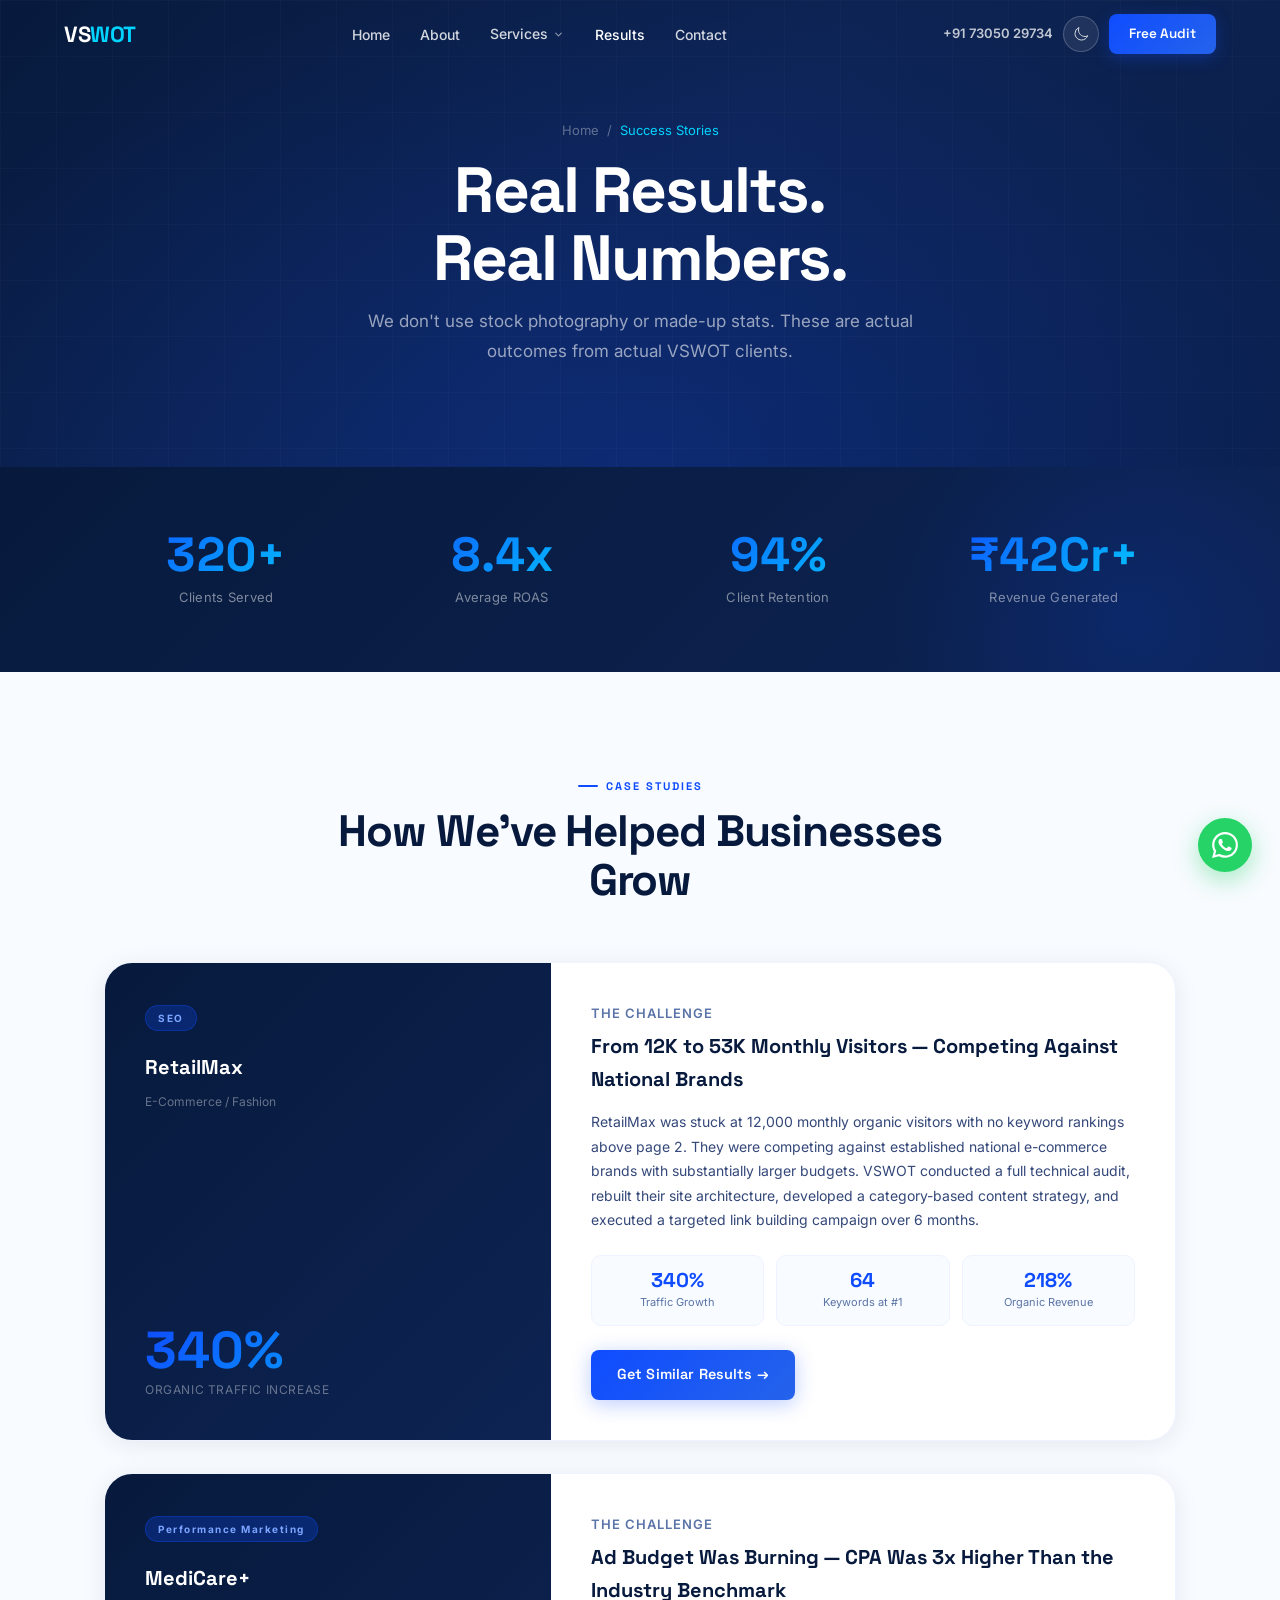
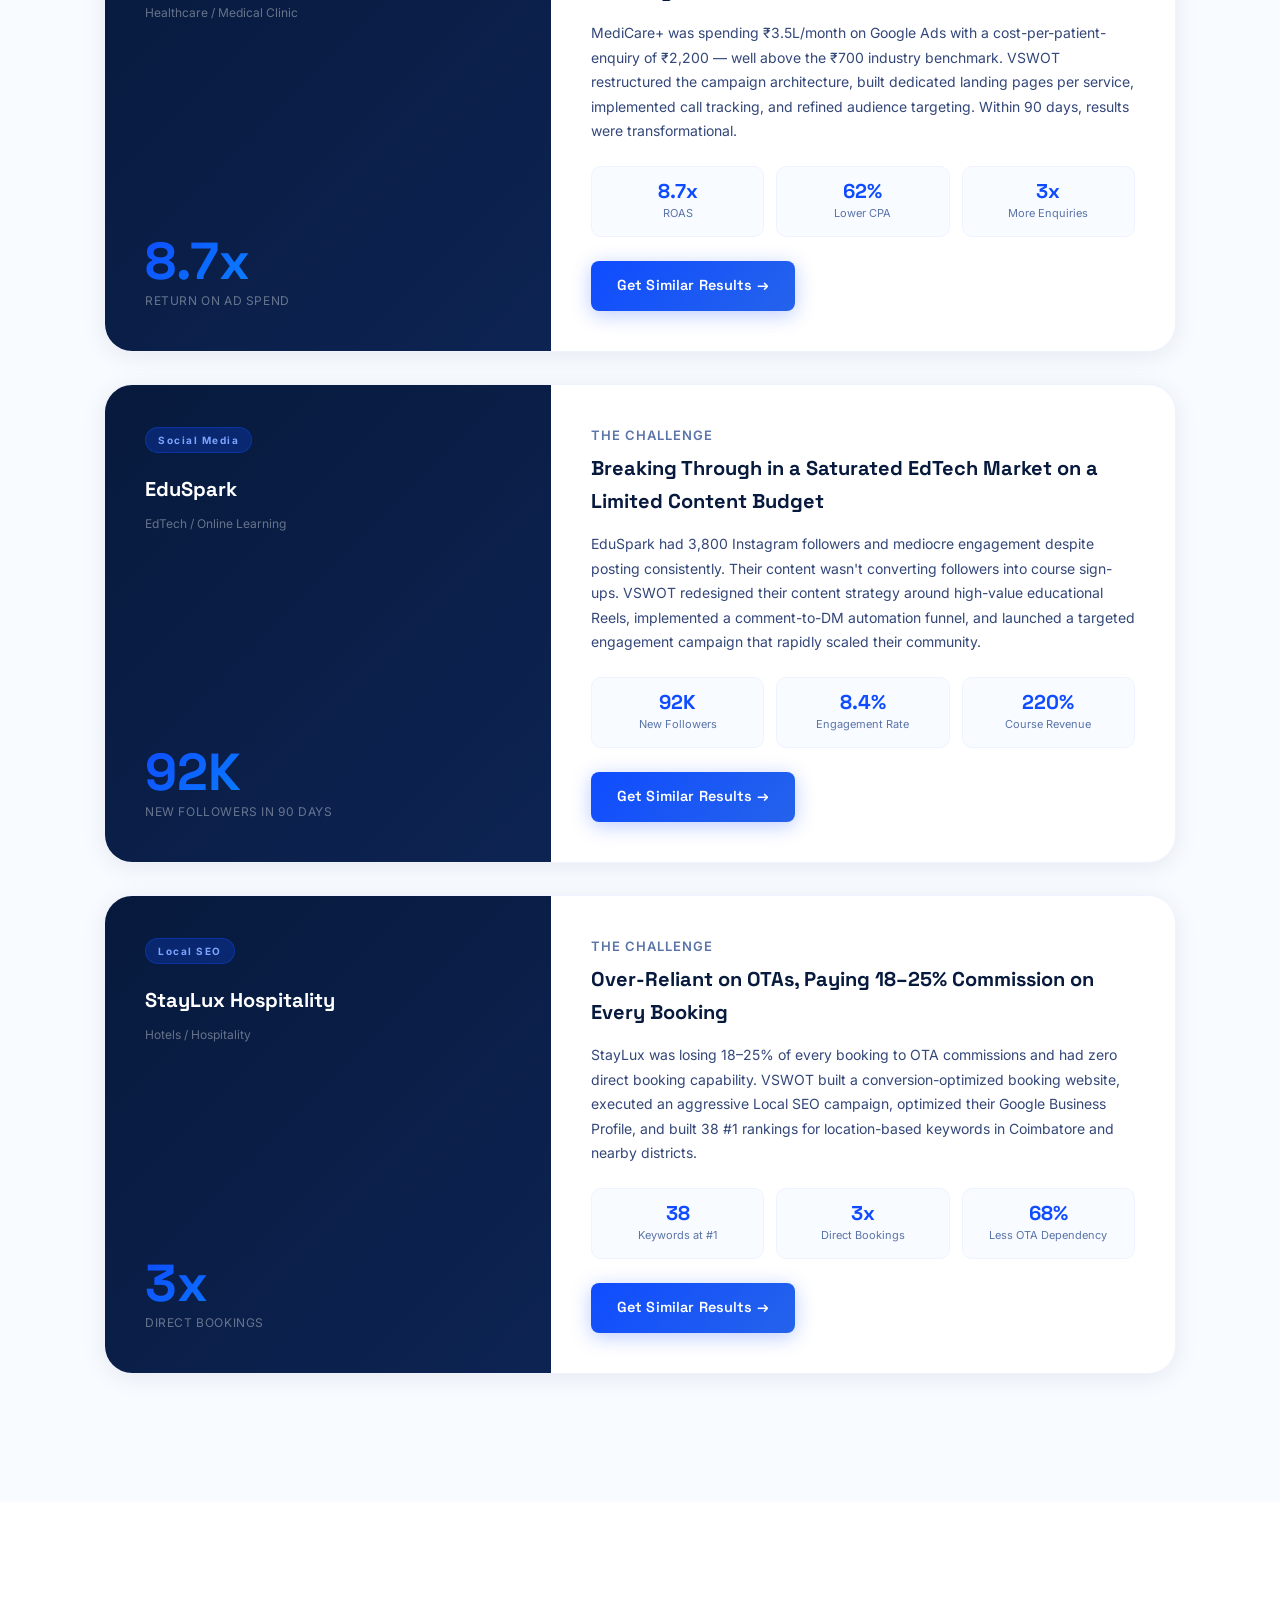
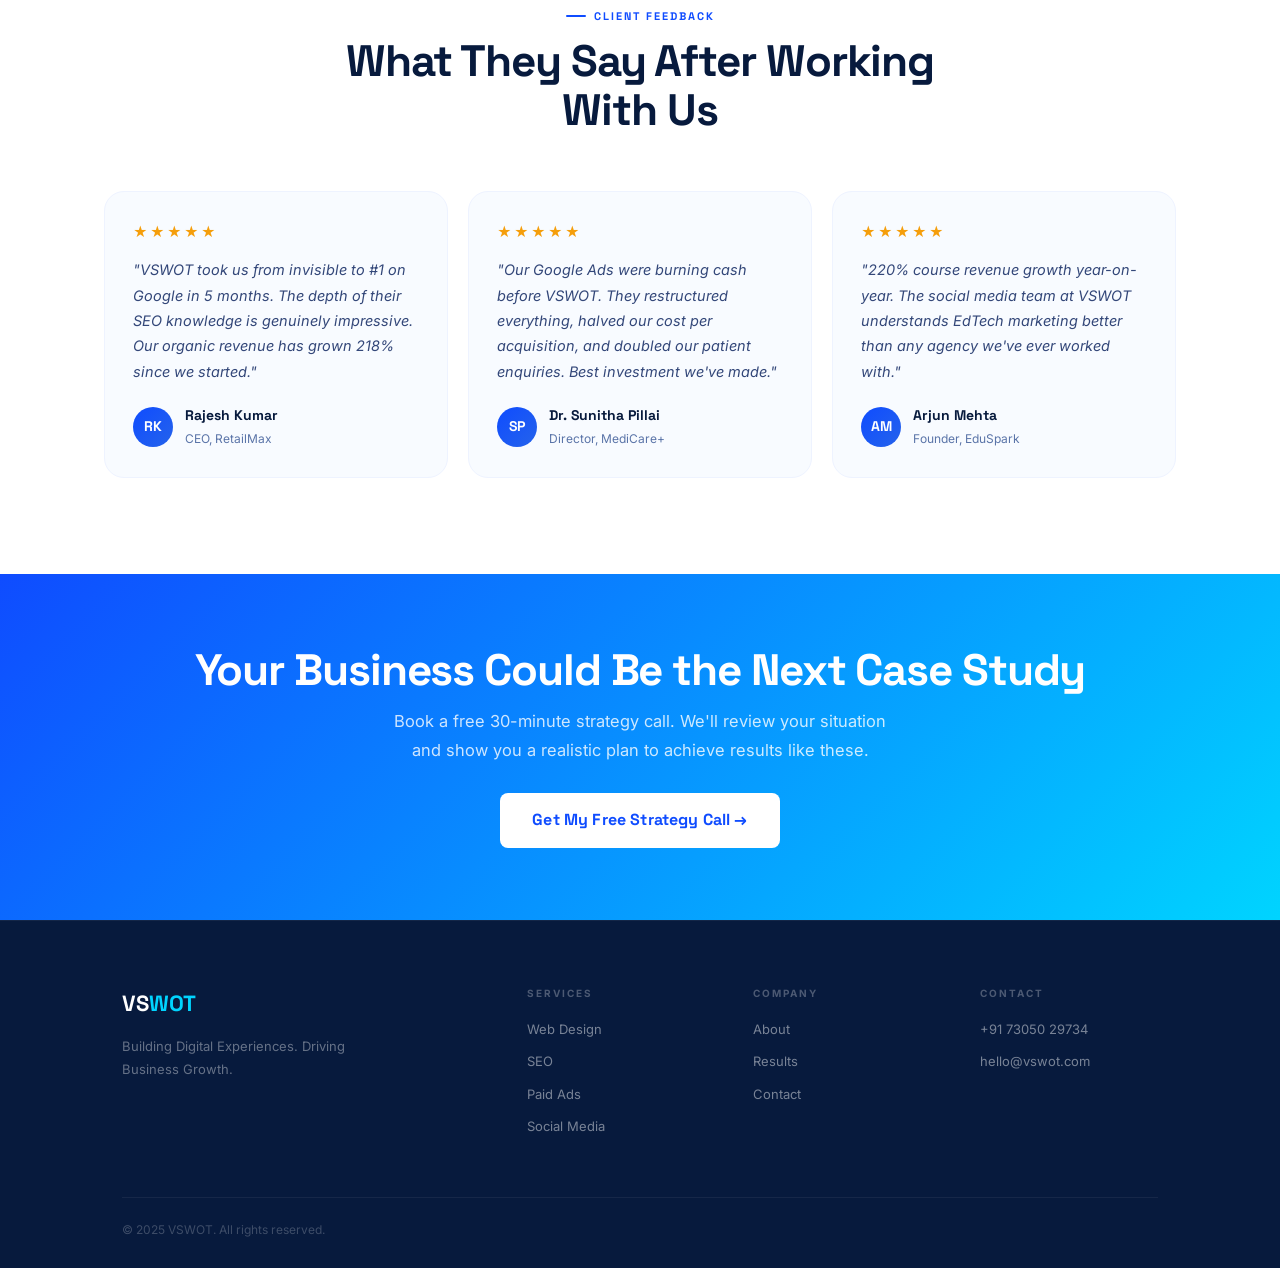
<file: success-stories.html>
<!DOCTYPE html>
<html lang="en">
<head>
<meta charset="UTF-8"/><meta name="viewport" content="width=device-width,initial-scale=1"/>
<title>Success Stories & Case Studies | VSWOT Coimbatore</title>
<meta name="description" content="Real results from real VSWOT clients. 340% traffic growth, 8.7x ROAS, 92K followers. See how we've helped 320+ businesses grow online."/>
<link rel="canonical" href="https://www.vswot.com/success-stories.html"/>
<link rel="preconnect" href="https://fonts.googleapis.com"/><link rel="preconnect" href="https://fonts.gstatic.com" crossorigin/>
<link href="https://fonts.googleapis.com/css2?family=Space+Grotesk:wght@600;700&family=Inter:wght@400;500;600&display=swap" rel="stylesheet"/>
<link rel="stylesheet" href="style.css"/>
<style>
.case-study{background:var(--white);border:1px solid var(--gray-100);border-radius:var(--radius-xl);overflow:hidden;box-shadow:var(--shadow-card);transition:all var(--t-med) var(--ease);margin-bottom:32px}
.case-study:hover{box-shadow:var(--shadow-l);transform:translateY(-3px)}
.cs-inner{display:grid;grid-template-columns:1fr 1.4fr;gap:0}
.cs-left{background:linear-gradient(135deg,var(--navy),var(--navy-mid));padding:40px;display:flex;flex-direction:column;justify-content:space-between}
.cs-tag{display:inline-block;background:rgba(15,76,255,0.25);color:#7DA5FF;font-size:10px;font-weight:700;letter-spacing:1.5px;padding:4px 12px;border-radius:50px;margin-bottom:20px;border:1px solid rgba(15,76,255,0.35)}
.cs-client{font-family:'Space Grotesk',sans-serif;font-weight:700;font-size:20px;color:var(--white);margin-bottom:8px}
.cs-industry{font-size:12px;color:rgba(255,255,255,0.38);margin-bottom:20px}
.cs-metric-big{font-family:'Space Grotesk',sans-serif;font-weight:700;font-size:52px;line-height:1;background:linear-gradient(135deg,#0F4CFF,#00D4FF);-webkit-background-clip:text;-webkit-text-fill-color:transparent;background-clip:text;margin-bottom:4px}
.cs-metric-lbl{font-size:12px;color:rgba(255,255,255,0.38);letter-spacing:0.05em}
.cs-right{padding:40px}
.cs-challenge{font-size:13px;font-weight:600;color:var(--text-light);text-transform:uppercase;letter-spacing:0.08em;margin-bottom:6px}
.cs-headline{font-family:'Space Grotesk',sans-serif;font-weight:700;font-size:20px;color:var(--navy);margin-bottom:14px}
.cs-desc{font-size:14px;color:var(--text-body);line-height:1.75;margin-bottom:22px}
.cs-results{display:grid;grid-template-columns:repeat(3,1fr);gap:12px;margin-bottom:24px}
.cs-result{background:var(--light-bg);border-radius:10px;padding:14px 12px;text-align:center;border:1px solid var(--gray-100)}
.cs-r-val{font-family:'Space Grotesk',sans-serif;font-weight:700;font-size:20px;color:var(--blue);line-height:1;margin-bottom:3px}
.cs-r-lbl{font-size:11px;color:var(--text-light)}
@media(max-width:768px){.cs-inner{grid-template-columns:1fr}.cs-results{grid-template-columns:1fr}}
</style>
<script>try{var t=localStorage.getItem("vswot-theme");if(t==="dark")document.documentElement.setAttribute("data-theme","dark")}catch(e){}</script>
</head>
<body>
<div id="scroll-bar"></div>
<nav id="navbar"><a href="index.html" class="nav-logo">VS<span>WOT</span></a><ul class="nav-links"><li><a href="index.html">Home</a></li><li><a href="about.html">About</a></li><li class="nav-dropdown"><a href="#">Services <svg xmlns="http://www.w3.org/2000/svg" viewBox="0 0 20 20" fill="currentColor" style="width:13px;height:13px"><path fill-rule="evenodd" d="M5.23 7.21a.75.75 0 011.06.02L10 11.168l3.71-3.938a.75.75 0 111.08 1.04l-4.25 4.5a.75.75 0 01-1.08 0l-4.25-4.5a.75.75 0 01.02-1.06z" clip-rule="evenodd"/></svg></a><div class="dropdown-panel"><a href="services/web-design-development.html">Web Design</a><a href="services/seo.html">SEO</a><a href="services/performance-marketing.html">Performance Marketing</a><a href="services/social-media-marketing.html">Social Media</a><a href="services/content-writing.html">Content Writing</a><a href="services/graphic-designing.html">Graphic Design</a><a href="services/video-editing.html">Video Editing</a></div></li><li><a href="success-stories.html" style="color:rgba(255,255,255,1)">Results</a></li><li><a href="contact.html">Contact</a></li></ul><div class="nav-cta-wrap"><a href="tel:+917305029734" class="nav-phone">+91 73050 29734</a><button class="theme-toggle" id="themeToggle" aria-label="Toggle dark mode"><svg class="icon-moon" xmlns="http://www.w3.org/2000/svg" fill="none" viewBox="0 0 24 24" stroke-width="1.5" stroke="currentColor"><path stroke-linecap="round" stroke-linejoin="round" d="M21.752 15.002A9.718 9.718 0 0118 15.75c-5.385 0-9.75-4.365-9.75-9.75 0-1.33.266-2.597.748-3.752A9.753 9.753 0 003 11.25C3 16.635 7.365 21 12.75 21a9.753 9.753 0 009.002-5.998z"/></svg><svg class="icon-sun" xmlns="http://www.w3.org/2000/svg" fill="none" viewBox="0 0 24 24" stroke-width="1.5" stroke="currentColor"><path stroke-linecap="round" stroke-linejoin="round" d="M12 3v2.25m6.364.386l-1.591 1.591M21 12h-2.25m-.386 6.364l-1.591-1.591M12 18.75V21m-4.773-4.227l-1.591 1.591M5.25 12H3m4.227-4.773L5.636 5.636M15.75 12a3.75 3.75 0 11-7.5 0 3.75 3.75 0 017.5 0z"/></svg></button><a href="contact.html" class="nav-cta">Free Audit</a><div class="hamburger" id="hamburger"><span></span><span></span><span></span></div></div></nav>
<nav id="mobile-nav"><button id="mobile-close" style="position:absolute;top:22px;right:5%;background:none;border:none;cursor:pointer;padding:8px;"><svg xmlns="http://www.w3.org/2000/svg" width="24" height="24" fill="none" stroke="white" stroke-width="2" stroke-linecap="round"><line x1="18" y1="6" x2="6" y2="18"/><line x1="6" y1="6" x2="18" y2="18"/></svg></button><a href="index.html">Home</a><a href="about.html">About</a><a href="success-stories.html">Results</a><a href="contact.html">Contact</a><a href="contact.html" class="mobile-cta">Get Free Audit</a></nav>

<section class="page-hero">
  <div class="page-hero-inner">
    <div class="breadcrumb"><a href="index.html">Home</a> / <span>Success Stories</span></div>
    <h1>Real Results.<br>Real Numbers.</h1>
    <p>We don't use stock photography or made-up stats. These are actual outcomes from actual VSWOT clients.</p>
  </div>
</section>

<!-- Stats band -->
<div class="stats-band">
  <div class="container"><div class="stats-grid">
    <div class="stat-item fade-up stagger-1"><div class="stat-val"><span class="count-up" data-target="320">0</span>+</div><div class="stat-lbl">Clients Served</div></div>
    <div class="stat-item fade-up stagger-2"><div class="stat-val"><span class="count-up" data-target="8.4">0</span>x</div><div class="stat-lbl">Average ROAS</div></div>
    <div class="stat-item fade-up stagger-3"><div class="stat-val"><span class="count-up" data-target="94">0</span>%</div><div class="stat-lbl">Client Retention</div></div>
    <div class="stat-item fade-up stagger-4"><div class="stat-val">₹<span class="count-up" data-target="42">0</span>Cr+</div><div class="stat-lbl">Revenue Generated</div></div>
  </div></div>
</div>

<!-- Case Studies -->
<section class="section-pad" style="background:var(--light-bg)">
  <div class="container">
    <div class="section-header fade-up"><div class="eyebrow" style="justify-content:center">Case Studies</div><h2>How We've Helped Businesses Grow</h2></div>

    <!-- Case 1 -->
    <div class="case-study fade-up">
      <div class="cs-inner">
        <div class="cs-left">
          <div><div class="cs-tag">SEO</div><div class="cs-client">RetailMax</div><div class="cs-industry">E-Commerce / Fashion</div></div>
          <div><div class="cs-metric-big">340%</div><div class="cs-metric-lbl">ORGANIC TRAFFIC INCREASE</div></div>
        </div>
        <div class="cs-right">
          <div class="cs-challenge">The Challenge</div>
          <div class="cs-headline">From 12K to 53K Monthly Visitors — Competing Against National Brands</div>
          <div class="cs-desc">RetailMax was stuck at 12,000 monthly organic visitors with no keyword rankings above page 2. They were competing against established national e-commerce brands with substantially larger budgets. VSWOT conducted a full technical audit, rebuilt their site architecture, developed a category-based content strategy, and executed a targeted link building campaign over 6 months.</div>
          <div class="cs-results">
            <div class="cs-result"><div class="cs-r-val">340%</div><div class="cs-r-lbl">Traffic Growth</div></div>
            <div class="cs-result"><div class="cs-r-val">64</div><div class="cs-r-lbl">Keywords at #1</div></div>
            <div class="cs-result"><div class="cs-r-val">218%</div><div class="cs-r-lbl">Organic Revenue</div></div>
          </div>
          <a href="contact.html" class="btn btn-primary">Get Similar Results →</a>
        </div>
      </div>
    </div>

    <!-- Case 2 -->
    <div class="case-study fade-up">
      <div class="cs-inner">
        <div class="cs-left">
          <div><div class="cs-tag">Performance Marketing</div><div class="cs-client">MediCare+</div><div class="cs-industry">Healthcare / Medical Clinic</div></div>
          <div><div class="cs-metric-big">8.7x</div><div class="cs-metric-lbl">RETURN ON AD SPEND</div></div>
        </div>
        <div class="cs-right">
          <div class="cs-challenge">The Challenge</div>
          <div class="cs-headline">Ad Budget Was Burning — CPA Was 3x Higher Than the Industry Benchmark</div>
          <div class="cs-desc">MediCare+ was spending ₹3.5L/month on Google Ads with a cost-per-patient-enquiry of ₹2,200 — well above the ₹700 industry benchmark. VSWOT restructured the campaign architecture, built dedicated landing pages per service, implemented call tracking, and refined audience targeting. Within 90 days, results were transformational.</div>
          <div class="cs-results">
            <div class="cs-result"><div class="cs-r-val">8.7x</div><div class="cs-r-lbl">ROAS</div></div>
            <div class="cs-result"><div class="cs-r-val">62%</div><div class="cs-r-lbl">Lower CPA</div></div>
            <div class="cs-result"><div class="cs-r-val">3x</div><div class="cs-r-lbl">More Enquiries</div></div>
          </div>
          <a href="contact.html" class="btn btn-primary">Get Similar Results →</a>
        </div>
      </div>
    </div>

    <!-- Case 3 -->
    <div class="case-study fade-up">
      <div class="cs-inner">
        <div class="cs-left">
          <div><div class="cs-tag">Social Media</div><div class="cs-client">EduSpark</div><div class="cs-industry">EdTech / Online Learning</div></div>
          <div><div class="cs-metric-big">92K</div><div class="cs-metric-lbl">NEW FOLLOWERS IN 90 DAYS</div></div>
        </div>
        <div class="cs-right">
          <div class="cs-challenge">The Challenge</div>
          <div class="cs-headline">Breaking Through in a Saturated EdTech Market on a Limited Content Budget</div>
          <div class="cs-desc">EduSpark had 3,800 Instagram followers and mediocre engagement despite posting consistently. Their content wasn't converting followers into course sign-ups. VSWOT redesigned their content strategy around high-value educational Reels, implemented a comment-to-DM automation funnel, and launched a targeted engagement campaign that rapidly scaled their community.</div>
          <div class="cs-results">
            <div class="cs-result"><div class="cs-r-val">92K</div><div class="cs-r-lbl">New Followers</div></div>
            <div class="cs-result"><div class="cs-r-val">8.4%</div><div class="cs-r-lbl">Engagement Rate</div></div>
            <div class="cs-result"><div class="cs-r-val">220%</div><div class="cs-r-lbl">Course Revenue</div></div>
          </div>
          <a href="contact.html" class="btn btn-primary">Get Similar Results →</a>
        </div>
      </div>
    </div>

    <!-- Case 4 -->
    <div class="case-study fade-up">
      <div class="cs-inner">
        <div class="cs-left">
          <div><div class="cs-tag">Local SEO</div><div class="cs-client">StayLux Hospitality</div><div class="cs-industry">Hotels / Hospitality</div></div>
          <div><div class="cs-metric-big">3x</div><div class="cs-metric-lbl">DIRECT BOOKINGS</div></div>
        </div>
        <div class="cs-right">
          <div class="cs-challenge">The Challenge</div>
          <div class="cs-headline">Over-Reliant on OTAs, Paying 18–25% Commission on Every Booking</div>
          <div class="cs-desc">StayLux was losing 18–25% of every booking to OTA commissions and had zero direct booking capability. VSWOT built a conversion-optimized booking website, executed an aggressive Local SEO campaign, optimized their Google Business Profile, and built 38 #1 rankings for location-based keywords in Coimbatore and nearby districts.</div>
          <div class="cs-results">
            <div class="cs-result"><div class="cs-r-val">38</div><div class="cs-r-lbl">Keywords at #1</div></div>
            <div class="cs-result"><div class="cs-r-val">3x</div><div class="cs-r-lbl">Direct Bookings</div></div>
            <div class="cs-result"><div class="cs-r-val">68%</div><div class="cs-r-lbl">Less OTA Dependency</div></div>
          </div>
          <a href="contact.html" class="btn btn-primary">Get Similar Results →</a>
        </div>
      </div>
    </div>

  </div>
</section>

<!-- Testimonials -->
<section class="testimonials-section section-pad">
  <div class="container">
    <div class="section-header fade-up"><div class="eyebrow" style="justify-content:center">Client Feedback</div><h2>What They Say After Working With Us</h2></div>
    <div class="testi-grid">
      <div class="testi-card fade-up stagger-1"><div class="stars">★★★★★</div><p class="testi-text">"VSWOT took us from invisible to #1 on Google in 5 months. The depth of their SEO knowledge is genuinely impressive. Our organic revenue has grown 218% since we started."</p><div class="testi-author"><div class="author-avatar">RK</div><div><div class="author-name">Rajesh Kumar</div><div class="author-role">CEO, RetailMax</div></div></div></div>
      <div class="testi-card fade-up stagger-2"><div class="stars">★★★★★</div><p class="testi-text">"Our Google Ads were burning cash before VSWOT. They restructured everything, halved our cost per acquisition, and doubled our patient enquiries. Best investment we've made."</p><div class="testi-author"><div class="author-avatar">SP</div><div><div class="author-name">Dr. Sunitha Pillai</div><div class="author-role">Director, MediCare+</div></div></div></div>
      <div class="testi-card fade-up stagger-3"><div class="stars">★★★★★</div><p class="testi-text">"220% course revenue growth year-on-year. The social media team at VSWOT understands EdTech marketing better than any agency we've ever worked with."</p><div class="testi-author"><div class="author-avatar">AM</div><div><div class="author-name">Arjun Mehta</div><div class="author-role">Founder, EduSpark</div></div></div></div>
    </div>
  </div>
</section>

<!-- CTA -->
<div style="background:linear-gradient(135deg,var(--blue) 0%,#00D4FF 100%);padding:72px 5%;text-align:center">
  <h2 style="color:white;margin-bottom:12px">Your Business Could Be the Next Case Study</h2>
  <p style="color:rgba(255,255,255,0.8);max-width:500px;margin:0 auto 28px">Book a free 30-minute strategy call. We'll review your situation and show you a realistic plan to achieve results like these.</p>
  <a href="contact.html" class="btn" style="background:var(--white);color:var(--blue);font-weight:700;font-size:16px;padding:14px 32px">Get My Free Strategy Call →</a>
</div>

<footer class="footer"><div class="container"><div class="footer-grid"><div><a href="index.html" class="footer-logo">VS<span>WOT</span></a><p class="footer-desc">Building Digital Experiences. Driving Business Growth.</p></div><div class="footer-col"><div class="footer-col-title">Services</div><a href="services/web-design-development.html">Web Design</a><a href="services/seo.html">SEO</a><a href="services/performance-marketing.html">Paid Ads</a><a href="services/social-media-marketing.html">Social Media</a></div><div class="footer-col"><div class="footer-col-title">Company</div><a href="about.html">About</a><a href="success-stories.html">Results</a><a href="contact.html">Contact</a></div><div class="footer-col"><div class="footer-col-title">Contact</div><a href="tel:+917305029734">+91 73050 29734</a><a href="mailto:hello@vswot.com">hello@vswot.com</a></div></div><div class="footer-bottom"><span class="footer-copy">© 2025 VSWOT. All rights reserved.</span></div></div></footer>
<a href="https://wa.me/917305029734" class="floating-wa" target="_blank" rel="noopener" aria-label="WhatsApp"><svg xmlns="http://www.w3.org/2000/svg" viewBox="0 0 24 24" fill="currentColor"><path d="M17.472 14.382c-.297-.149-1.758-.867-2.03-.967-.273-.099-.471-.148-.67.15-.197.297-.767.966-.94 1.164-.173.199-.347.223-.644.075-.297-.15-1.255-.463-2.39-1.475-.883-.788-1.48-1.761-1.653-2.059-.173-.297-.018-.458.13-.606.134-.133.298-.347.446-.52.149-.174.198-.298.298-.497.099-.198.05-.371-.025-.52-.075-.149-.669-1.612-.916-2.207-.242-.579-.487-.5-.669-.51-.173-.008-.371-.01-.57-.01-.198 0-.52.074-.792.372-.272.297-1.04 1.016-1.04 2.479 0 1.462 1.065 2.875 1.213 3.074.149.198 2.096 3.2 5.077 4.487.709.306 1.262.489 1.694.625.712.227 1.36.195 1.871.118.571-.085 1.758-.719 2.006-1.413.248-.694.248-1.289.173-1.413-.074-.124-.272-.198-.57-.347m-5.421 7.403h-.004a9.87 9.87 0 01-5.031-1.378l-.361-.214-3.741.982.998-3.648-.235-.374a9.86 9.86 0 01-1.51-5.26c.001-5.45 4.436-9.884 9.888-9.884 2.64 0 5.122 1.03 6.988 2.898a9.825 9.825 0 012.893 6.994c-.003 5.45-4.437 9.884-9.885 9.884m8.413-18.297A11.815 11.815 0 0012.05 0C5.495 0 .16 5.335.157 11.892c0 2.096.547 4.142 1.588 5.945L.057 24l6.305-1.654a11.882 11.882 0 005.683 1.448h.005c6.554 0 11.89-5.335 11.893-11.893a11.821 11.821 0 00-3.48-8.413z"/></svg></a>
<div class="sticky-mobile-cta"><a href="contact.html">Get Free Audit — Book a Call</a></div>
<script src="script.js" defer></script>
</body></html>
</file>
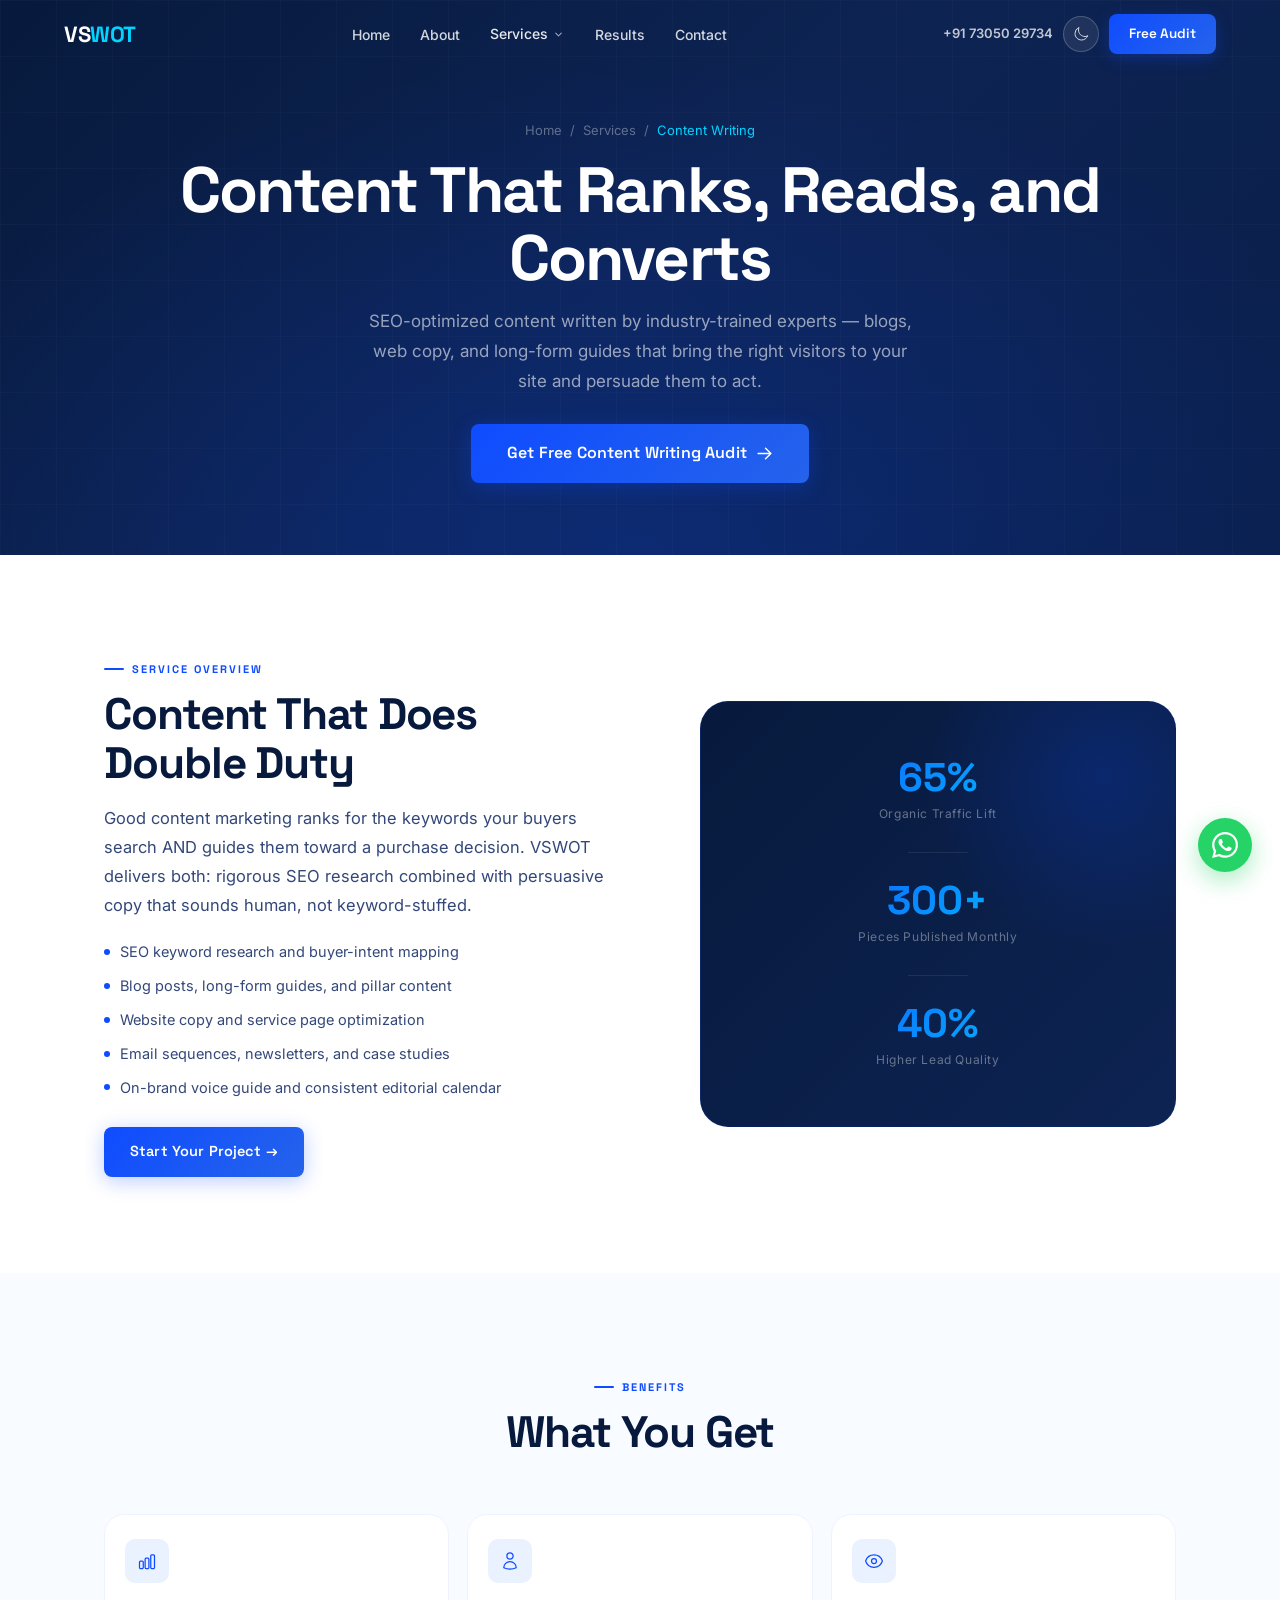
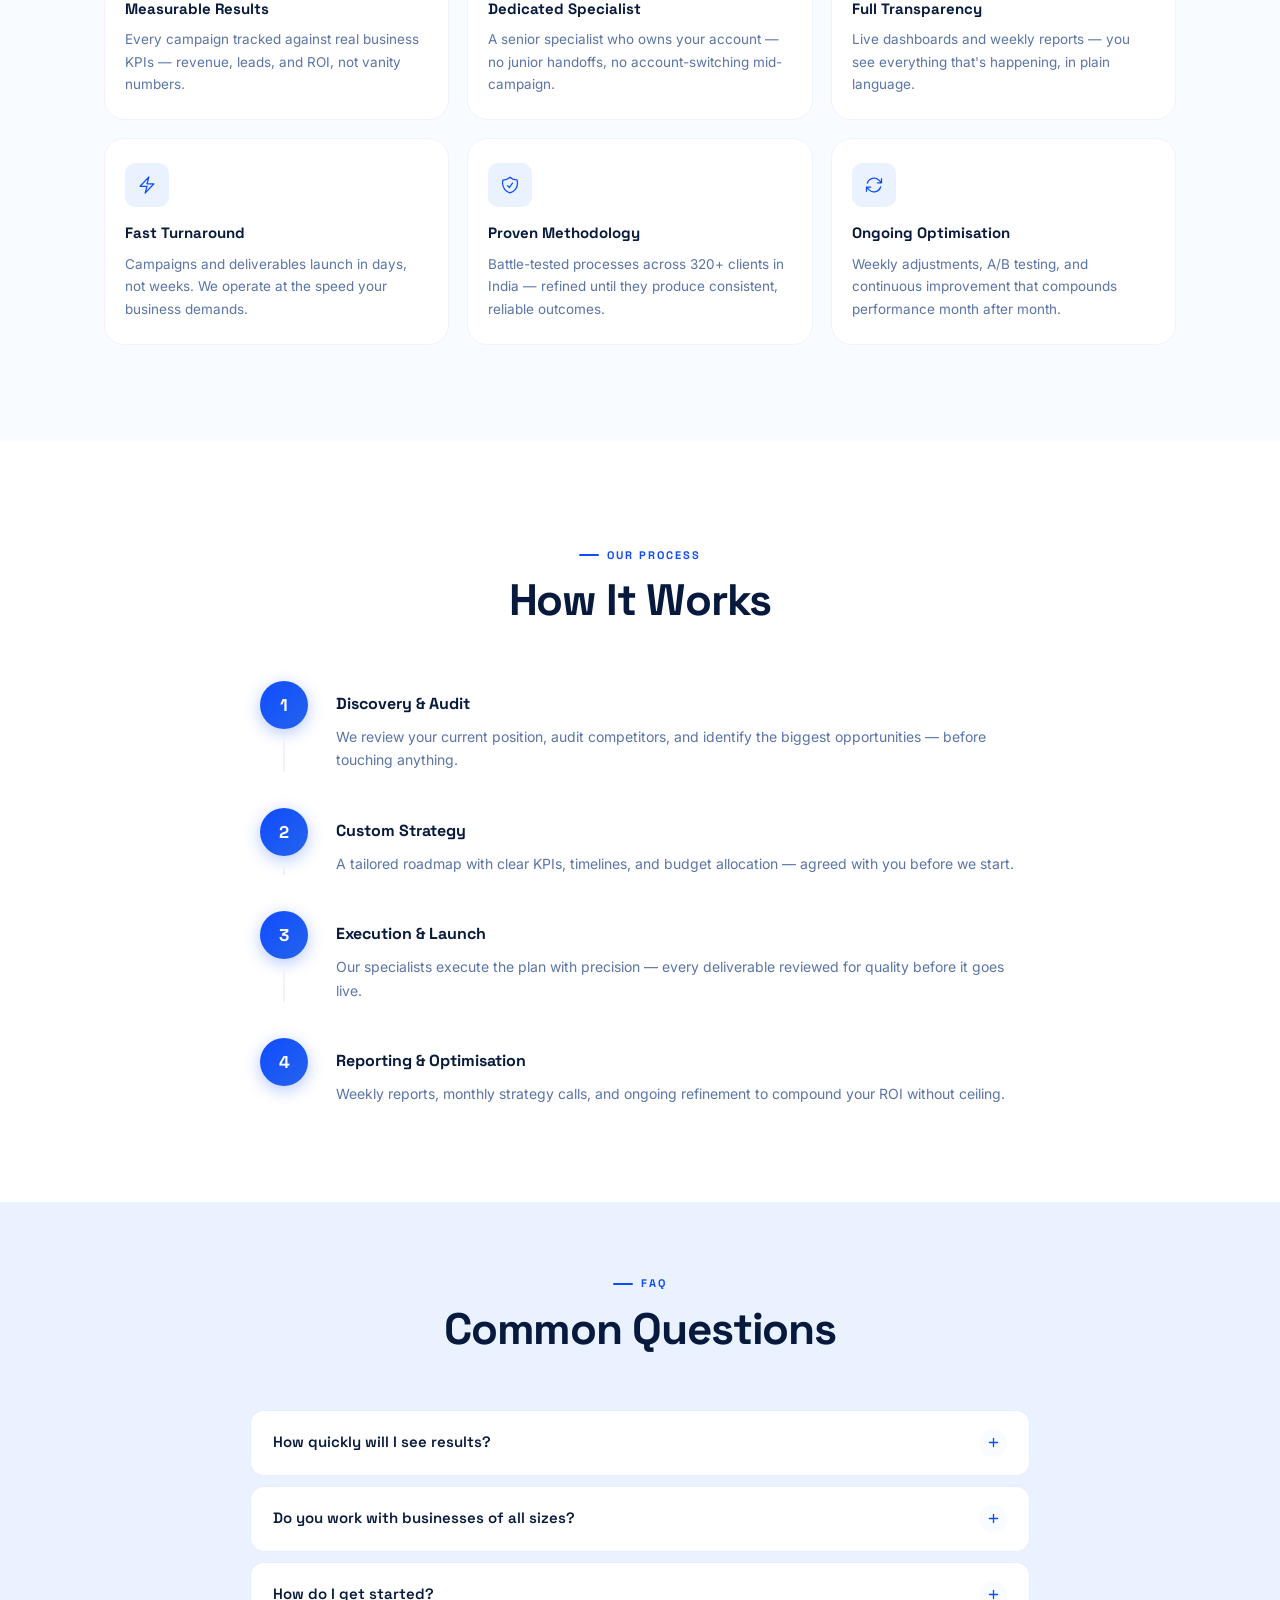
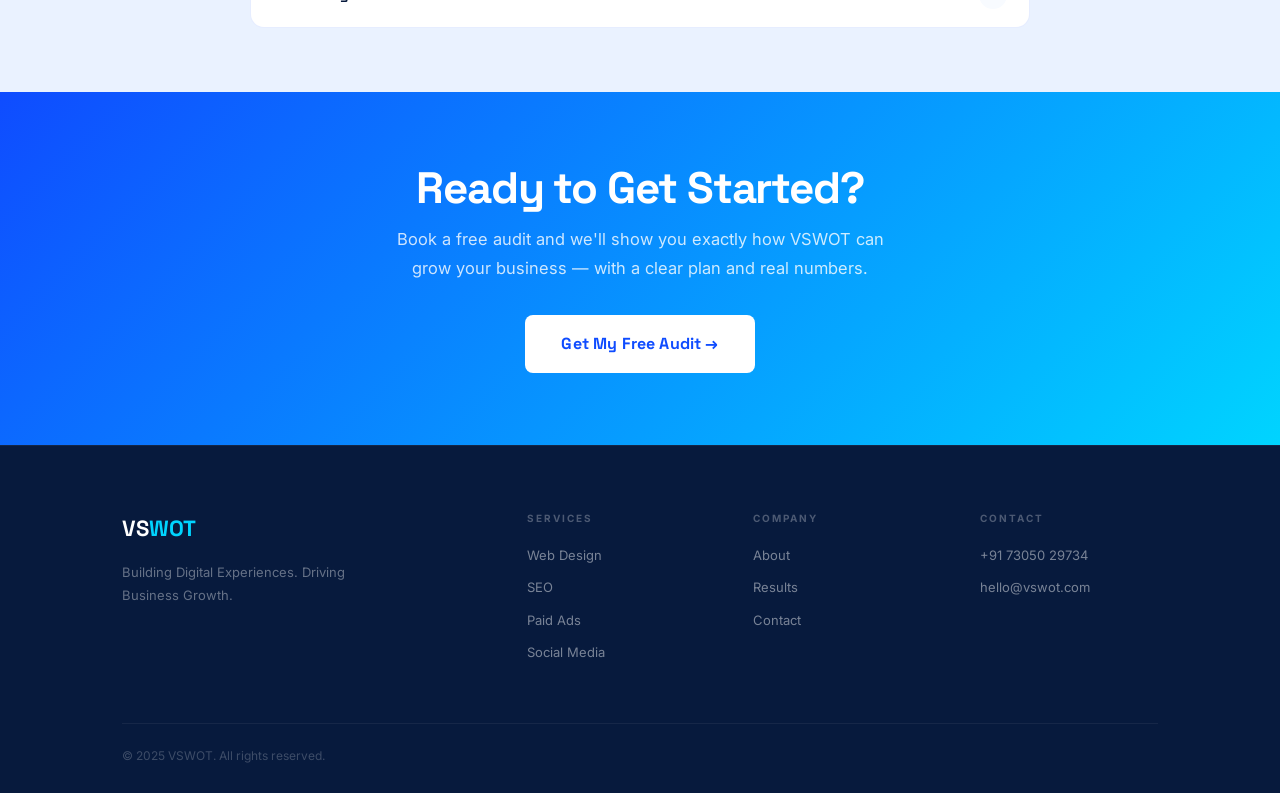
<file: services/content-writing.html>
<!DOCTYPE html>
<html lang="en">
<head>
<meta charset="UTF-8"/><meta name="viewport" content="width=device-width,initial-scale=1"/>
<title>Content Writing | VSWOT Coimbatore</title>
<meta name="description" content="VSWOT writes SEO-driven blogs, web copy, and long-form content that ranks on Google and converts readers into leads. Expert content writing from Coimbatore."/>
<link rel="canonical" href="https://www.vswot.com/services/content-writing.html"/>
<link rel="preconnect" href="https://fonts.googleapis.com"/>
<link rel="preconnect" href="https://fonts.gstatic.com" crossorigin/>
<link href="https://fonts.googleapis.com/css2?family=Space+Grotesk:wght@600;700&family=Inter:wght@400;500;600&display=swap" rel="stylesheet"/>
<link rel="stylesheet" href="../style.css"/>
<link rel="stylesheet" href="service-pages.css"/>
<script>try{var t=localStorage.getItem("vswot-theme");if(t==="dark")document.documentElement.setAttribute("data-theme","dark")}catch(e){}</script>
</head>
<body>
<div id="scroll-bar"></div>
<nav id="navbar">
  <a href="../index.html" class="nav-logo">VS<span>WOT</span></a>
  <ul class="nav-links">
    <li><a href="../index.html">Home</a></li><li><a href="../about.html">About</a></li>
    <li class="nav-dropdown"><a href="#" style="color:rgba(255,255,255,0.9)">Services <svg xmlns="http://www.w3.org/2000/svg" viewBox="0 0 20 20" fill="currentColor" style="width:13px;height:13px;display:inline"><path fill-rule="evenodd" d="M5.23 7.21a.75.75 0 011.06.02L10 11.168l3.71-3.938a.75.75 0 111.08 1.04l-4.25 4.5a.75.75 0 01-1.08 0l-4.25-4.5a.75.75 0 01.02-1.06z" clip-rule="evenodd"/></svg></a>
      <div class="dropdown-panel">
        <a href="web-design-development.html">Web Design</a><a href="seo.html">SEO</a>
        <a href="performance-marketing.html">Performance Marketing</a><a href="social-media-marketing.html">Social Media</a>
        <a href="content-writing.html">Content Writing</a><a href="graphic-designing.html">Graphic Designing</a>
        <a href="video-editing.html">Video Editing</a>
      </div>
    </li>
    <li><a href="../success-stories.html">Results</a></li><li><a href="../contact.html">Contact</a></li>
  </ul>
  <div class="nav-cta-wrap">
    <a href="tel:+917305029734" class="nav-phone">+91 73050 29734</a>
    <button class="theme-toggle" id="themeToggle" aria-label="Toggle dark mode"><svg class="icon-moon" xmlns="http://www.w3.org/2000/svg" fill="none" viewBox="0 0 24 24" stroke-width="1.5" stroke="currentColor"><path stroke-linecap="round" stroke-linejoin="round" d="M21.752 15.002A9.718 9.718 0 0118 15.75c-5.385 0-9.75-4.365-9.75-9.75 0-1.33.266-2.597.748-3.752A9.753 9.753 0 003 11.25C3 16.635 7.365 21 12.75 21a9.753 9.753 0 009.002-5.998z"/></svg><svg class="icon-sun" xmlns="http://www.w3.org/2000/svg" fill="none" viewBox="0 0 24 24" stroke-width="1.5" stroke="currentColor"><path stroke-linecap="round" stroke-linejoin="round" d="M12 3v2.25m6.364.386l-1.591 1.591M21 12h-2.25m-.386 6.364l-1.591-1.591M12 18.75V21m-4.773-4.227l-1.591 1.591M5.25 12H3m4.227-4.773L5.636 5.636M15.75 12a3.75 3.75 0 11-7.5 0 3.75 3.75 0 017.5 0z"/></svg></button>
    <a href="../contact.html" class="nav-cta">Free Audit</a>
    <div class="hamburger" id="hamburger"><span></span><span></span><span></span></div>
  </div>
</nav>
<nav id="mobile-nav">
  <button id="mobile-close" style="position:absolute;top:22px;right:5%;background:none;border:none;cursor:pointer;padding:8px;"><svg xmlns="http://www.w3.org/2000/svg" width="24" height="24" fill="none" stroke="white" stroke-width="2" stroke-linecap="round"><line x1="18" y1="6" x2="6" y2="18"/><line x1="6" y1="6" x2="18" y2="18"/></svg></button>
  <a href="../index.html">Home</a><a href="../about.html">About</a>
  <a href="web-design-development.html">Web Design</a><a href="seo.html">SEO</a>
  <a href="performance-marketing.html">Performance Marketing</a><a href="social-media-marketing.html">Social Media</a>
  <a href="content-writing.html">Content Writing</a><a href="graphic-designing.html">Graphic Design</a><a href="video-editing.html">Video Editing</a>
  <a href="../success-stories.html">Results</a><a href="../contact.html">Contact</a>
  <a href="../contact.html" class="mobile-cta">Get Free Audit</a>
</nav>

<section class="page-hero">
  <div class="page-hero-inner">
    <div class="breadcrumb"><a href="../index.html">Home</a> / <a href="#">Services</a> / <span>Content Writing</span></div>
    <h1>Content That Ranks, Reads, and Converts</h1>
    <p>SEO-optimized content written by industry-trained experts — blogs, web copy, and long-form guides that bring the right visitors to your site and persuade them to act.</p>
    <a href="../contact.html" class="btn btn-primary btn-lg">Get Free Content Writing Audit
      <svg xmlns="http://www.w3.org/2000/svg" fill="none" viewBox="0 0 24 24" stroke-width="2" stroke="currentColor"><path stroke-linecap="round" stroke-linejoin="round" d="M13.5 4.5L21 12m0 0l-7.5 7.5M21 12H3"/></svg>
    </a>
  </div>
</section>

<!-- OVERVIEW -->
<section class="section-pad" style="background:var(--white)">
  <div class="container">
    <div class="svc-overview-grid">
      <div class="svc-overview-content fade-up">
        <div class="eyebrow">Service Overview</div>
        <h2>Content That Does Double Duty</h2>
        <p>Good content marketing ranks for the keywords your buyers search AND guides them toward a purchase decision. VSWOT delivers both: rigorous SEO research combined with persuasive copy that sounds human, not keyword-stuffed.</p>
        <div class="svc-feature-list">
          <div class="svc-feat"><div class="svc-feat-dot"></div>SEO keyword research and buyer-intent mapping</div>
          <div class="svc-feat"><div class="svc-feat-dot"></div>Blog posts, long-form guides, and pillar content</div>
          <div class="svc-feat"><div class="svc-feat-dot"></div>Website copy and service page optimization</div>
          <div class="svc-feat"><div class="svc-feat-dot"></div>Email sequences, newsletters, and case studies</div>
          <div class="svc-feat"><div class="svc-feat-dot"></div>On-brand voice guide and consistent editorial calendar</div>
        </div>
        <a href="../contact.html" class="btn btn-primary" style="margin-top:28px">Start Your Project →</a>
      </div>
      <div class="svc-vis fade-up stagger-2">
        <div class="svc-vis-inner">
          <div class="svc-vis-stat"><div class="svc-vis-val">65%</div><div class="svc-vis-lbl">Organic Traffic Lift</div></div>
          <div class="svc-vis-div"></div>
          <div class="svc-vis-stat"><div class="svc-vis-val">300+</div><div class="svc-vis-lbl">Pieces Published Monthly</div></div>
          <div class="svc-vis-div"></div>
          <div class="svc-vis-stat"><div class="svc-vis-val">40%</div><div class="svc-vis-lbl">Higher Lead Quality</div></div>
        </div>
      </div>
    </div>
  </div>
</section>

<!-- BENEFITS -->
<section class="section-pad" style="background:var(--light-bg)">
  <div class="container">
    <div class="section-header fade-up"><div class="eyebrow" style="justify-content:center">Benefits</div><h2>What You Get</h2></div>
    <div class="benefits-grid">
      <div class="ben-card fade-up stagger-1"><div class="ben-icon"><svg xmlns="http://www.w3.org/2000/svg" fill="none" viewBox="0 0 24 24" stroke-width="1.5" stroke="currentColor"><path stroke-linecap="round" stroke-linejoin="round" d="M3 13.125C3 12.504 3.504 12 4.125 12h2.25c.621 0 1.125.504 1.125 1.125v6.75C7.5 20.496 6.996 21 6.375 21h-2.25A1.125 1.125 0 013 19.875v-6.75zm6.75-3.375c0-.621.504-1.125 1.125-1.125h2.25c.621 0 1.125.504 1.125 1.125v10.125c0 .621-.504 1.125-1.125 1.125h-2.25A1.125 1.125 0 019.75 19.875V9.75zm6.75-4.125c0-.621.504-1.125 1.125-1.125h2.25c.621 0 1.125.504 1.125 1.125v14.25c0 .621-.504 1.125-1.125 1.125h-2.25a1.125 1.125 0 01-1.125-1.125V5.625z"/></svg></div><div class="ben-title">Measurable Results</div><div class="ben-desc">Every campaign tracked against real business KPIs — revenue, leads, and ROI, not vanity numbers.</div></div>
      <div class="ben-card fade-up stagger-2"><div class="ben-icon"><svg xmlns="http://www.w3.org/2000/svg" fill="none" viewBox="0 0 24 24" stroke-width="1.5" stroke="currentColor"><path stroke-linecap="round" stroke-linejoin="round" d="M15.75 6a3.75 3.75 0 11-7.5 0 3.75 3.75 0 017.5 0zM4.501 20.118a7.5 7.5 0 0114.998 0A17.933 17.933 0 0112 21.75c-2.676 0-5.216-.584-7.499-1.632z"/></svg></div><div class="ben-title">Dedicated Specialist</div><div class="ben-desc">A senior specialist who owns your account — no junior handoffs, no account-switching mid-campaign.</div></div>
      <div class="ben-card fade-up stagger-3"><div class="ben-icon"><svg xmlns="http://www.w3.org/2000/svg" fill="none" viewBox="0 0 24 24" stroke-width="1.5" stroke="currentColor"><path stroke-linecap="round" stroke-linejoin="round" d="M2.036 12.322a1.012 1.012 0 010-.639C3.423 7.51 7.36 4.5 12 4.5c4.638 0 8.573 3.007 9.963 7.178.07.207.07.431 0 .639C20.577 16.49 16.64 19.5 12 19.5c-4.638 0-8.573-3.007-9.963-7.178z"/><path stroke-linecap="round" stroke-linejoin="round" d="M15 12a3 3 0 11-6 0 3 3 0 016 0z"/></svg></div><div class="ben-title">Full Transparency</div><div class="ben-desc">Live dashboards and weekly reports — you see everything that's happening, in plain language.</div></div>
      <div class="ben-card fade-up stagger-4"><div class="ben-icon"><svg xmlns="http://www.w3.org/2000/svg" fill="none" viewBox="0 0 24 24" stroke-width="1.5" stroke="currentColor"><path stroke-linecap="round" stroke-linejoin="round" d="M3.75 13.5l10.5-11.25L12 10.5h8.25L9.75 21.75 12 13.5H3.75z"/></svg></div><div class="ben-title">Fast Turnaround</div><div class="ben-desc">Campaigns and deliverables launch in days, not weeks. We operate at the speed your business demands.</div></div>
      <div class="ben-card fade-up stagger-5"><div class="ben-icon"><svg xmlns="http://www.w3.org/2000/svg" fill="none" viewBox="0 0 24 24" stroke-width="1.5" stroke="currentColor"><path stroke-linecap="round" stroke-linejoin="round" d="M9 12.75L11.25 15 15 9.75m-3-7.036A11.959 11.959 0 013.598 6 11.99 11.99 0 003 9.749c0 5.592 3.824 10.29 9 11.623 5.176-1.332 9-6.03 9-11.622 0-1.31-.21-2.571-.598-3.751h-.152c-3.196 0-6.1-1.248-8.25-3.285z"/></svg></div><div class="ben-title">Proven Methodology</div><div class="ben-desc">Battle-tested processes across 320+ clients in India — refined until they produce consistent, reliable outcomes.</div></div>
      <div class="ben-card fade-up stagger-6"><div class="ben-icon"><svg xmlns="http://www.w3.org/2000/svg" fill="none" viewBox="0 0 24 24" stroke-width="1.5" stroke="currentColor"><path stroke-linecap="round" stroke-linejoin="round" d="M16.023 9.348h4.992v-.001M2.985 19.644v-4.992m0 0h4.992m-4.993 0l3.181 3.183a8.25 8.25 0 0013.803-3.7M4.031 9.865a8.25 8.25 0 0113.803-3.7l3.181 3.182m0-4.991v4.99"/></svg></div><div class="ben-title">Ongoing Optimisation</div><div class="ben-desc">Weekly adjustments, A/B testing, and continuous improvement that compounds performance month after month.</div></div>
    </div>
  </div>
</section>

<!-- PROCESS -->
<section class="section-pad" style="background:var(--white)">
  <div class="container">
    <div class="section-header fade-up"><div class="eyebrow" style="justify-content:center">Our Process</div><h2>How It Works</h2></div>
    <div class="svc-process-list" style="margin-top:48px">
      <div class="svc-proc-step fade-up"><div class="svc-proc-step-left"><div class="svc-proc-num">1</div><div class="svc-proc-line"></div></div><div class="svc-proc-content"><h4>Discovery & Audit</h4><p>We review your current position, audit competitors, and identify the biggest opportunities — before touching anything.</p></div></div>
      <div class="svc-proc-step fade-up"><div class="svc-proc-step-left"><div class="svc-proc-num">2</div><div class="svc-proc-line"></div></div><div class="svc-proc-content"><h4>Custom Strategy</h4><p>A tailored roadmap with clear KPIs, timelines, and budget allocation — agreed with you before we start.</p></div></div>
      <div class="svc-proc-step fade-up"><div class="svc-proc-step-left"><div class="svc-proc-num">3</div><div class="svc-proc-line"></div></div><div class="svc-proc-content"><h4>Execution & Launch</h4><p>Our specialists execute the plan with precision — every deliverable reviewed for quality before it goes live.</p></div></div>
      <div class="svc-proc-step fade-up"><div class="svc-proc-step-left"><div class="svc-proc-num">4</div><div class="svc-proc-line"></div></div><div class="svc-proc-content"><h4>Reporting & Optimisation</h4><p>Weekly reports, monthly strategy calls, and ongoing refinement to compound your ROI without ceiling.</p></div></div>
    </div>
  </div>
</section>

<!-- FAQ -->
<section class="faq-section section-pad-sm">
  <div class="container">
    <div class="section-header fade-up"><div class="eyebrow" style="justify-content:center">FAQ</div><h2>Common Questions</h2></div>
    <div class="faq-list">
      <div class="faq-item fade-up"><div class="faq-q"><span>How quickly will I see results?</span><div class="faq-icon"><svg xmlns="http://www.w3.org/2000/svg" fill="none" viewBox="0 0 24 24" stroke-width="2.5" stroke="currentColor"><path stroke-linecap="round" stroke-linejoin="round" d="M12 4.5v15m7.5-7.5h-15"/></svg></div></div><div class="faq-a"><p>Timelines depend on the service and your current position. We set clear milestones upfront — and we report honestly on progress every single week so there are never any surprises.</p></div></div>
      <div class="faq-item fade-up"><div class="faq-q"><span>Do you work with businesses of all sizes?</span><div class="faq-icon"><svg xmlns="http://www.w3.org/2000/svg" fill="none" viewBox="0 0 24 24" stroke-width="2.5" stroke="currentColor"><path stroke-linecap="round" stroke-linejoin="round" d="M12 4.5v15m7.5-7.5h-15"/></svg></div></div><div class="faq-a"><p>Yes — from early-stage startups to established enterprises. What matters is that you're serious about growth. We scale our approach to fit your budget and ambitions.</p></div></div>
      <div class="faq-item fade-up"><div class="faq-q"><span>How do I get started?</span><div class="faq-icon"><svg xmlns="http://www.w3.org/2000/svg" fill="none" viewBox="0 0 24 24" stroke-width="2.5" stroke="currentColor"><path stroke-linecap="round" stroke-linejoin="round" d="M12 4.5v15m7.5-7.5h-15"/></svg></div></div><div class="faq-a"><p>Book a free 30-minute consultation via our contact form or call +91 73050 29734. We'll review your situation, discuss your goals, and put together a clear proposal — no pressure, no obligation.</p></div></div>
    </div>
  </div>
</section>

<!-- CTA -->
<div class="svc-cta-band">
  <h2>Ready to Get Started?</h2>
  <p>Book a free audit and we'll show you exactly how VSWOT can grow your business — with a clear plan and real numbers.</p>
  <a href="../contact.html" class="btn btn-lg">Get My Free Audit →</a>
</div>

<footer class="footer"><div class="container"><div class="footer-grid"><div><a href="../index.html" class="footer-logo">VS<span>WOT</span></a><p class="footer-desc">Building Digital Experiences. Driving Business Growth.</p></div><div class="footer-col"><div class="footer-col-title">Services</div><a href="web-design-development.html">Web Design</a><a href="seo.html">SEO</a><a href="performance-marketing.html">Paid Ads</a><a href="social-media-marketing.html">Social Media</a></div><div class="footer-col"><div class="footer-col-title">Company</div><a href="../about.html">About</a><a href="../success-stories.html">Results</a><a href="../contact.html">Contact</a></div><div class="footer-col"><div class="footer-col-title">Contact</div><a href="tel:+917305029734">+91 73050 29734</a><a href="mailto:hello@vswot.com">hello@vswot.com</a></div></div><div class="footer-bottom"><span class="footer-copy">© 2025 VSWOT. All rights reserved.</span></div></div></footer>
<a href="https://wa.me/917305029734" class="floating-wa" target="_blank" rel="noopener" aria-label="WhatsApp"><svg xmlns="http://www.w3.org/2000/svg" viewBox="0 0 24 24" fill="currentColor"><path d="M17.472 14.382c-.297-.149-1.758-.867-2.03-.967-.273-.099-.471-.148-.67.15-.197.297-.767.966-.94 1.164-.173.199-.347.223-.644.075-.297-.15-1.255-.463-2.39-1.475-.883-.788-1.48-1.761-1.653-2.059-.173-.297-.018-.458.13-.606.134-.133.298-.347.446-.52.149-.174.198-.298.298-.497.099-.198.05-.371-.025-.52-.075-.149-.669-1.612-.916-2.207-.242-.579-.487-.5-.669-.51-.173-.008-.371-.01-.57-.01-.198 0-.52.074-.792.372-.272.297-1.04 1.016-1.04 2.479 0 1.462 1.065 2.875 1.213 3.074.149.198 2.096 3.2 5.077 4.487.709.306 1.262.489 1.694.625.712.227 1.36.195 1.871.118.571-.085 1.758-.719 2.006-1.413.248-.694.248-1.289.173-1.413-.074-.124-.272-.198-.57-.347m-5.421 7.403h-.004a9.87 9.87 0 01-5.031-1.378l-.361-.214-3.741.982.998-3.648-.235-.374a9.86 9.86 0 01-1.51-5.26c.001-5.45 4.436-9.884 9.888-9.884 2.64 0 5.122 1.03 6.988 2.898a9.825 9.825 0 012.893 6.994c-.003 5.45-4.437 9.884-9.885 9.884m8.413-18.297A11.815 11.815 0 0012.05 0C5.495 0 .16 5.335.157 11.892c0 2.096.547 4.142 1.588 5.945L.057 24l6.305-1.654a11.882 11.882 0 005.683 1.448h.005c6.554 0 11.89-5.335 11.893-11.893a11.821 11.821 0 00-3.48-8.413z"/></svg></a>
<div class="sticky-mobile-cta"><a href="../contact.html">Get Free Audit — Book a Call</a></div>
<script src="../script.js" defer></script>
</body></html>
</file>
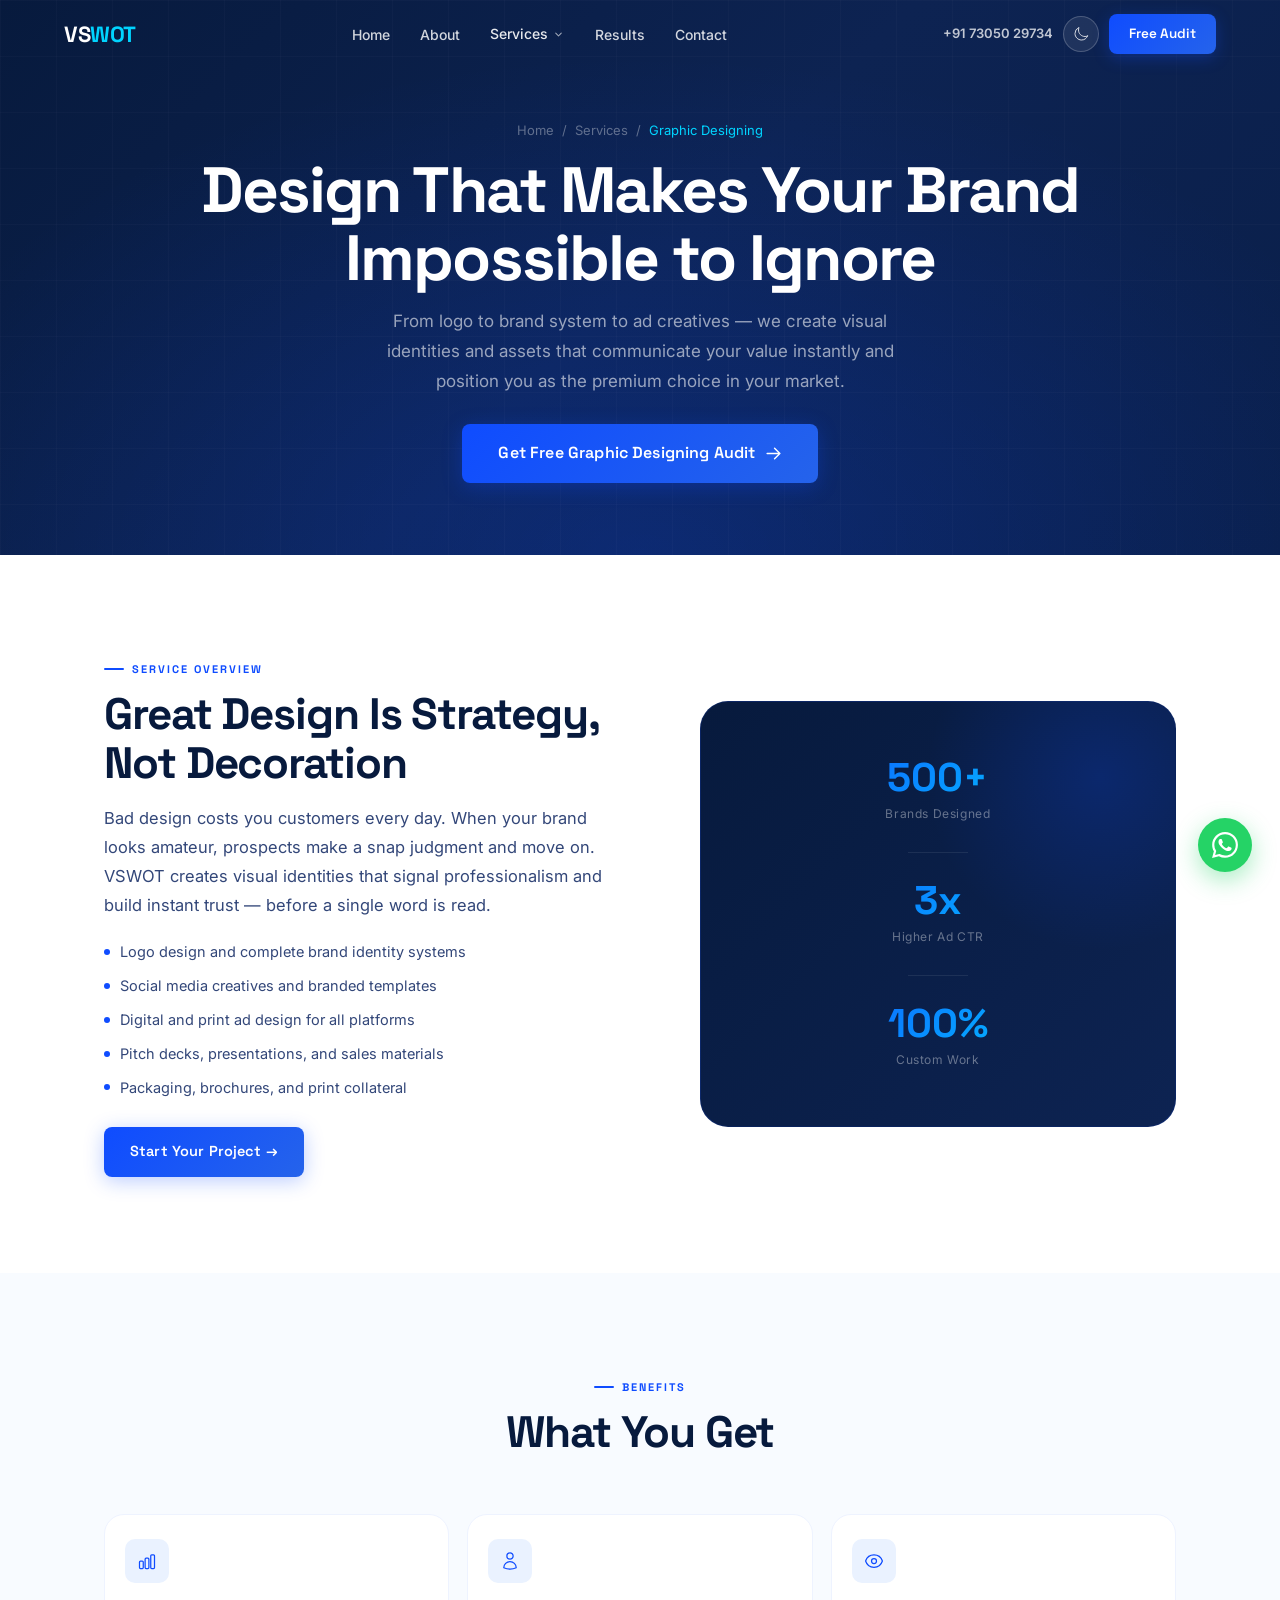
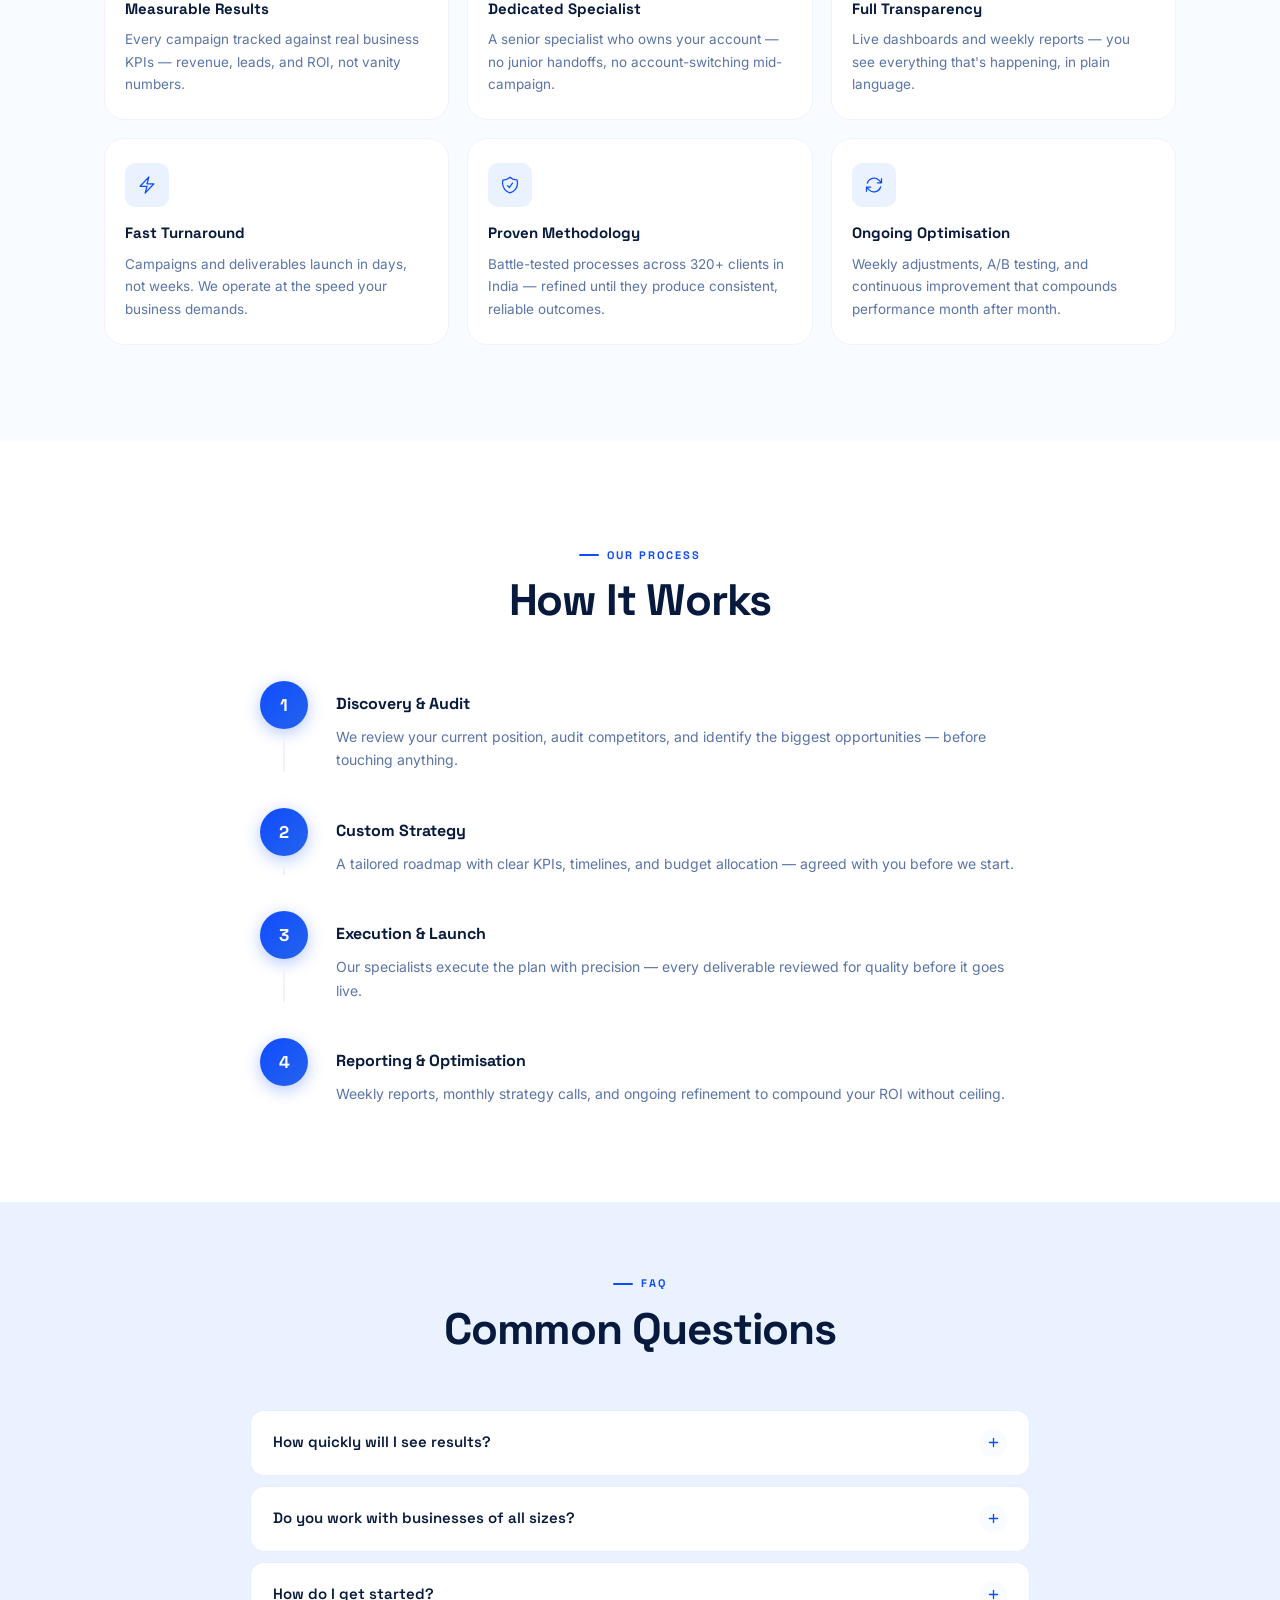
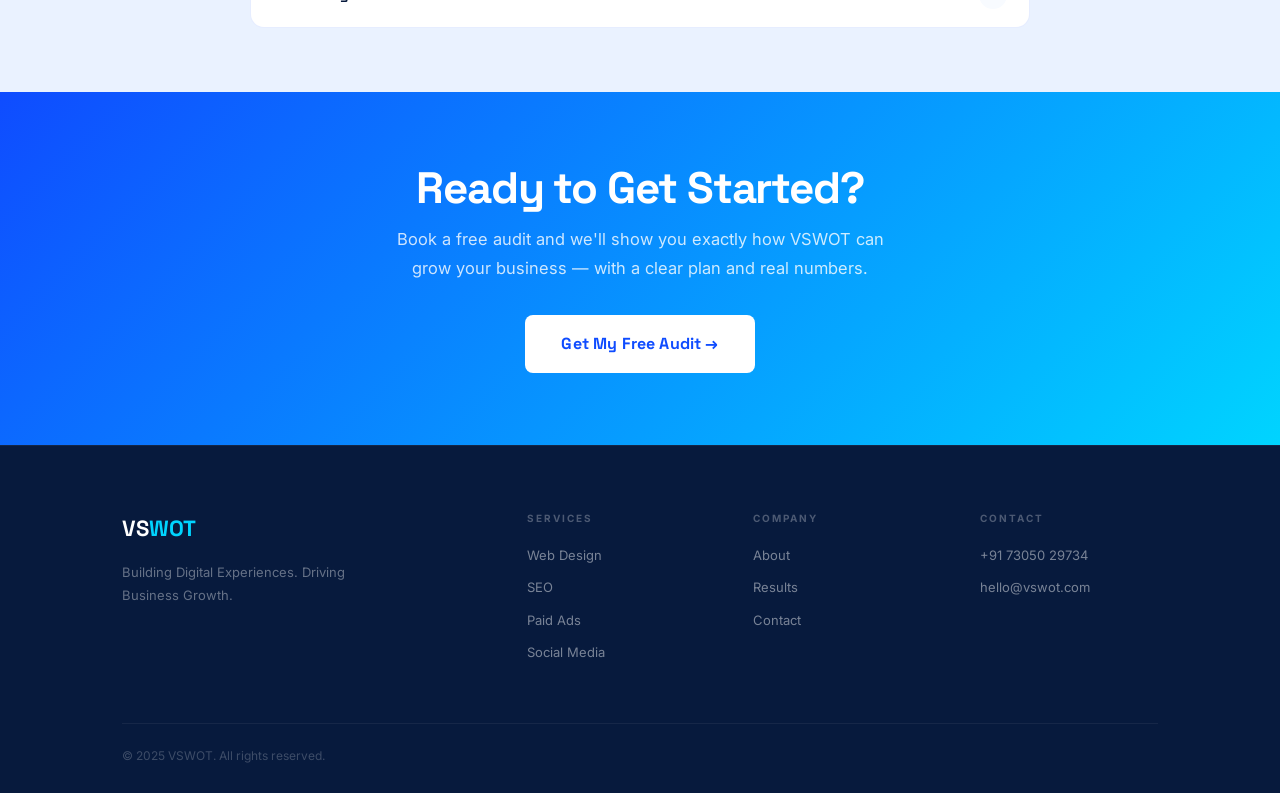
<file: services/graphic-designing.html>
<!DOCTYPE html>
<html lang="en">
<head>
<meta charset="UTF-8"/><meta name="viewport" content="width=device-width,initial-scale=1"/>
<title>Graphic Designing | VSWOT Coimbatore</title>
<meta name="description" content="VSWOT designs brand identities, ad creatives, and visual assets that make your business look world-class. Coimbatore graphic design agency."/>
<link rel="canonical" href="https://www.vswot.com/services/graphic-designing.html"/>
<link rel="preconnect" href="https://fonts.googleapis.com"/>
<link rel="preconnect" href="https://fonts.gstatic.com" crossorigin/>
<link href="https://fonts.googleapis.com/css2?family=Space+Grotesk:wght@600;700&family=Inter:wght@400;500;600&display=swap" rel="stylesheet"/>
<link rel="stylesheet" href="../style.css"/>
<link rel="stylesheet" href="service-pages.css"/>
<script>try{var t=localStorage.getItem("vswot-theme");if(t==="dark")document.documentElement.setAttribute("data-theme","dark")}catch(e){}</script>
</head>
<body>
<div id="scroll-bar"></div>
<nav id="navbar">
  <a href="../index.html" class="nav-logo">VS<span>WOT</span></a>
  <ul class="nav-links">
    <li><a href="../index.html">Home</a></li><li><a href="../about.html">About</a></li>
    <li class="nav-dropdown"><a href="#" style="color:rgba(255,255,255,0.9)">Services <svg xmlns="http://www.w3.org/2000/svg" viewBox="0 0 20 20" fill="currentColor" style="width:13px;height:13px;display:inline"><path fill-rule="evenodd" d="M5.23 7.21a.75.75 0 011.06.02L10 11.168l3.71-3.938a.75.75 0 111.08 1.04l-4.25 4.5a.75.75 0 01-1.08 0l-4.25-4.5a.75.75 0 01.02-1.06z" clip-rule="evenodd"/></svg></a>
      <div class="dropdown-panel">
        <a href="web-design-development.html">Web Design</a><a href="seo.html">SEO</a>
        <a href="performance-marketing.html">Performance Marketing</a><a href="social-media-marketing.html">Social Media</a>
        <a href="content-writing.html">Content Writing</a><a href="graphic-designing.html">Graphic Designing</a>
        <a href="video-editing.html">Video Editing</a>
      </div>
    </li>
    <li><a href="../success-stories.html">Results</a></li><li><a href="../contact.html">Contact</a></li>
  </ul>
  <div class="nav-cta-wrap">
    <a href="tel:+917305029734" class="nav-phone">+91 73050 29734</a>
    <button class="theme-toggle" id="themeToggle" aria-label="Toggle dark mode"><svg class="icon-moon" xmlns="http://www.w3.org/2000/svg" fill="none" viewBox="0 0 24 24" stroke-width="1.5" stroke="currentColor"><path stroke-linecap="round" stroke-linejoin="round" d="M21.752 15.002A9.718 9.718 0 0118 15.75c-5.385 0-9.75-4.365-9.75-9.75 0-1.33.266-2.597.748-3.752A9.753 9.753 0 003 11.25C3 16.635 7.365 21 12.75 21a9.753 9.753 0 009.002-5.998z"/></svg><svg class="icon-sun" xmlns="http://www.w3.org/2000/svg" fill="none" viewBox="0 0 24 24" stroke-width="1.5" stroke="currentColor"><path stroke-linecap="round" stroke-linejoin="round" d="M12 3v2.25m6.364.386l-1.591 1.591M21 12h-2.25m-.386 6.364l-1.591-1.591M12 18.75V21m-4.773-4.227l-1.591 1.591M5.25 12H3m4.227-4.773L5.636 5.636M15.75 12a3.75 3.75 0 11-7.5 0 3.75 3.75 0 017.5 0z"/></svg></button>
    <a href="../contact.html" class="nav-cta">Free Audit</a>
    <div class="hamburger" id="hamburger"><span></span><span></span><span></span></div>
  </div>
</nav>
<nav id="mobile-nav">
  <button id="mobile-close" style="position:absolute;top:22px;right:5%;background:none;border:none;cursor:pointer;padding:8px;"><svg xmlns="http://www.w3.org/2000/svg" width="24" height="24" fill="none" stroke="white" stroke-width="2" stroke-linecap="round"><line x1="18" y1="6" x2="6" y2="18"/><line x1="6" y1="6" x2="18" y2="18"/></svg></button>
  <a href="../index.html">Home</a><a href="../about.html">About</a>
  <a href="web-design-development.html">Web Design</a><a href="seo.html">SEO</a>
  <a href="performance-marketing.html">Performance Marketing</a><a href="social-media-marketing.html">Social Media</a>
  <a href="content-writing.html">Content Writing</a><a href="graphic-designing.html">Graphic Design</a><a href="video-editing.html">Video Editing</a>
  <a href="../success-stories.html">Results</a><a href="../contact.html">Contact</a>
  <a href="../contact.html" class="mobile-cta">Get Free Audit</a>
</nav>

<section class="page-hero">
  <div class="page-hero-inner">
    <div class="breadcrumb"><a href="../index.html">Home</a> / <a href="#">Services</a> / <span>Graphic Designing</span></div>
    <h1>Design That Makes Your Brand Impossible to Ignore</h1>
    <p>From logo to brand system to ad creatives — we create visual identities and assets that communicate your value instantly and position you as the premium choice in your market.</p>
    <a href="../contact.html" class="btn btn-primary btn-lg">Get Free Graphic Designing Audit
      <svg xmlns="http://www.w3.org/2000/svg" fill="none" viewBox="0 0 24 24" stroke-width="2" stroke="currentColor"><path stroke-linecap="round" stroke-linejoin="round" d="M13.5 4.5L21 12m0 0l-7.5 7.5M21 12H3"/></svg>
    </a>
  </div>
</section>

<!-- OVERVIEW -->
<section class="section-pad" style="background:var(--white)">
  <div class="container">
    <div class="svc-overview-grid">
      <div class="svc-overview-content fade-up">
        <div class="eyebrow">Service Overview</div>
        <h2>Great Design Is Strategy, Not Decoration</h2>
        <p>Bad design costs you customers every day. When your brand looks amateur, prospects make a snap judgment and move on. VSWOT creates visual identities that signal professionalism and build instant trust — before a single word is read.</p>
        <div class="svc-feature-list">
          <div class="svc-feat"><div class="svc-feat-dot"></div>Logo design and complete brand identity systems</div>
          <div class="svc-feat"><div class="svc-feat-dot"></div>Social media creatives and branded templates</div>
          <div class="svc-feat"><div class="svc-feat-dot"></div>Digital and print ad design for all platforms</div>
          <div class="svc-feat"><div class="svc-feat-dot"></div>Pitch decks, presentations, and sales materials</div>
          <div class="svc-feat"><div class="svc-feat-dot"></div>Packaging, brochures, and print collateral</div>
        </div>
        <a href="../contact.html" class="btn btn-primary" style="margin-top:28px">Start Your Project →</a>
      </div>
      <div class="svc-vis fade-up stagger-2">
        <div class="svc-vis-inner">
          <div class="svc-vis-stat"><div class="svc-vis-val">500+</div><div class="svc-vis-lbl">Brands Designed</div></div>
          <div class="svc-vis-div"></div>
          <div class="svc-vis-stat"><div class="svc-vis-val">3x</div><div class="svc-vis-lbl">Higher Ad CTR</div></div>
          <div class="svc-vis-div"></div>
          <div class="svc-vis-stat"><div class="svc-vis-val">100%</div><div class="svc-vis-lbl">Custom Work</div></div>
        </div>
      </div>
    </div>
  </div>
</section>

<!-- BENEFITS -->
<section class="section-pad" style="background:var(--light-bg)">
  <div class="container">
    <div class="section-header fade-up"><div class="eyebrow" style="justify-content:center">Benefits</div><h2>What You Get</h2></div>
    <div class="benefits-grid">
      <div class="ben-card fade-up stagger-1"><div class="ben-icon"><svg xmlns="http://www.w3.org/2000/svg" fill="none" viewBox="0 0 24 24" stroke-width="1.5" stroke="currentColor"><path stroke-linecap="round" stroke-linejoin="round" d="M3 13.125C3 12.504 3.504 12 4.125 12h2.25c.621 0 1.125.504 1.125 1.125v6.75C7.5 20.496 6.996 21 6.375 21h-2.25A1.125 1.125 0 013 19.875v-6.75zm6.75-3.375c0-.621.504-1.125 1.125-1.125h2.25c.621 0 1.125.504 1.125 1.125v10.125c0 .621-.504 1.125-1.125 1.125h-2.25A1.125 1.125 0 019.75 19.875V9.75zm6.75-4.125c0-.621.504-1.125 1.125-1.125h2.25c.621 0 1.125.504 1.125 1.125v14.25c0 .621-.504 1.125-1.125 1.125h-2.25a1.125 1.125 0 01-1.125-1.125V5.625z"/></svg></div><div class="ben-title">Measurable Results</div><div class="ben-desc">Every campaign tracked against real business KPIs — revenue, leads, and ROI, not vanity numbers.</div></div>
      <div class="ben-card fade-up stagger-2"><div class="ben-icon"><svg xmlns="http://www.w3.org/2000/svg" fill="none" viewBox="0 0 24 24" stroke-width="1.5" stroke="currentColor"><path stroke-linecap="round" stroke-linejoin="round" d="M15.75 6a3.75 3.75 0 11-7.5 0 3.75 3.75 0 017.5 0zM4.501 20.118a7.5 7.5 0 0114.998 0A17.933 17.933 0 0112 21.75c-2.676 0-5.216-.584-7.499-1.632z"/></svg></div><div class="ben-title">Dedicated Specialist</div><div class="ben-desc">A senior specialist who owns your account — no junior handoffs, no account-switching mid-campaign.</div></div>
      <div class="ben-card fade-up stagger-3"><div class="ben-icon"><svg xmlns="http://www.w3.org/2000/svg" fill="none" viewBox="0 0 24 24" stroke-width="1.5" stroke="currentColor"><path stroke-linecap="round" stroke-linejoin="round" d="M2.036 12.322a1.012 1.012 0 010-.639C3.423 7.51 7.36 4.5 12 4.5c4.638 0 8.573 3.007 9.963 7.178.07.207.07.431 0 .639C20.577 16.49 16.64 19.5 12 19.5c-4.638 0-8.573-3.007-9.963-7.178z"/><path stroke-linecap="round" stroke-linejoin="round" d="M15 12a3 3 0 11-6 0 3 3 0 016 0z"/></svg></div><div class="ben-title">Full Transparency</div><div class="ben-desc">Live dashboards and weekly reports — you see everything that's happening, in plain language.</div></div>
      <div class="ben-card fade-up stagger-4"><div class="ben-icon"><svg xmlns="http://www.w3.org/2000/svg" fill="none" viewBox="0 0 24 24" stroke-width="1.5" stroke="currentColor"><path stroke-linecap="round" stroke-linejoin="round" d="M3.75 13.5l10.5-11.25L12 10.5h8.25L9.75 21.75 12 13.5H3.75z"/></svg></div><div class="ben-title">Fast Turnaround</div><div class="ben-desc">Campaigns and deliverables launch in days, not weeks. We operate at the speed your business demands.</div></div>
      <div class="ben-card fade-up stagger-5"><div class="ben-icon"><svg xmlns="http://www.w3.org/2000/svg" fill="none" viewBox="0 0 24 24" stroke-width="1.5" stroke="currentColor"><path stroke-linecap="round" stroke-linejoin="round" d="M9 12.75L11.25 15 15 9.75m-3-7.036A11.959 11.959 0 013.598 6 11.99 11.99 0 003 9.749c0 5.592 3.824 10.29 9 11.623 5.176-1.332 9-6.03 9-11.622 0-1.31-.21-2.571-.598-3.751h-.152c-3.196 0-6.1-1.248-8.25-3.285z"/></svg></div><div class="ben-title">Proven Methodology</div><div class="ben-desc">Battle-tested processes across 320+ clients in India — refined until they produce consistent, reliable outcomes.</div></div>
      <div class="ben-card fade-up stagger-6"><div class="ben-icon"><svg xmlns="http://www.w3.org/2000/svg" fill="none" viewBox="0 0 24 24" stroke-width="1.5" stroke="currentColor"><path stroke-linecap="round" stroke-linejoin="round" d="M16.023 9.348h4.992v-.001M2.985 19.644v-4.992m0 0h4.992m-4.993 0l3.181 3.183a8.25 8.25 0 0013.803-3.7M4.031 9.865a8.25 8.25 0 0113.803-3.7l3.181 3.182m0-4.991v4.99"/></svg></div><div class="ben-title">Ongoing Optimisation</div><div class="ben-desc">Weekly adjustments, A/B testing, and continuous improvement that compounds performance month after month.</div></div>
    </div>
  </div>
</section>

<!-- PROCESS -->
<section class="section-pad" style="background:var(--white)">
  <div class="container">
    <div class="section-header fade-up"><div class="eyebrow" style="justify-content:center">Our Process</div><h2>How It Works</h2></div>
    <div class="svc-process-list" style="margin-top:48px">
      <div class="svc-proc-step fade-up"><div class="svc-proc-step-left"><div class="svc-proc-num">1</div><div class="svc-proc-line"></div></div><div class="svc-proc-content"><h4>Discovery & Audit</h4><p>We review your current position, audit competitors, and identify the biggest opportunities — before touching anything.</p></div></div>
      <div class="svc-proc-step fade-up"><div class="svc-proc-step-left"><div class="svc-proc-num">2</div><div class="svc-proc-line"></div></div><div class="svc-proc-content"><h4>Custom Strategy</h4><p>A tailored roadmap with clear KPIs, timelines, and budget allocation — agreed with you before we start.</p></div></div>
      <div class="svc-proc-step fade-up"><div class="svc-proc-step-left"><div class="svc-proc-num">3</div><div class="svc-proc-line"></div></div><div class="svc-proc-content"><h4>Execution & Launch</h4><p>Our specialists execute the plan with precision — every deliverable reviewed for quality before it goes live.</p></div></div>
      <div class="svc-proc-step fade-up"><div class="svc-proc-step-left"><div class="svc-proc-num">4</div><div class="svc-proc-line"></div></div><div class="svc-proc-content"><h4>Reporting & Optimisation</h4><p>Weekly reports, monthly strategy calls, and ongoing refinement to compound your ROI without ceiling.</p></div></div>
    </div>
  </div>
</section>

<!-- FAQ -->
<section class="faq-section section-pad-sm">
  <div class="container">
    <div class="section-header fade-up"><div class="eyebrow" style="justify-content:center">FAQ</div><h2>Common Questions</h2></div>
    <div class="faq-list">
      <div class="faq-item fade-up"><div class="faq-q"><span>How quickly will I see results?</span><div class="faq-icon"><svg xmlns="http://www.w3.org/2000/svg" fill="none" viewBox="0 0 24 24" stroke-width="2.5" stroke="currentColor"><path stroke-linecap="round" stroke-linejoin="round" d="M12 4.5v15m7.5-7.5h-15"/></svg></div></div><div class="faq-a"><p>Timelines depend on the service and your current position. We set clear milestones upfront — and we report honestly on progress every single week so there are never any surprises.</p></div></div>
      <div class="faq-item fade-up"><div class="faq-q"><span>Do you work with businesses of all sizes?</span><div class="faq-icon"><svg xmlns="http://www.w3.org/2000/svg" fill="none" viewBox="0 0 24 24" stroke-width="2.5" stroke="currentColor"><path stroke-linecap="round" stroke-linejoin="round" d="M12 4.5v15m7.5-7.5h-15"/></svg></div></div><div class="faq-a"><p>Yes — from early-stage startups to established enterprises. What matters is that you're serious about growth. We scale our approach to fit your budget and ambitions.</p></div></div>
      <div class="faq-item fade-up"><div class="faq-q"><span>How do I get started?</span><div class="faq-icon"><svg xmlns="http://www.w3.org/2000/svg" fill="none" viewBox="0 0 24 24" stroke-width="2.5" stroke="currentColor"><path stroke-linecap="round" stroke-linejoin="round" d="M12 4.5v15m7.5-7.5h-15"/></svg></div></div><div class="faq-a"><p>Book a free 30-minute consultation via our contact form or call +91 73050 29734. We'll review your situation, discuss your goals, and put together a clear proposal — no pressure, no obligation.</p></div></div>
    </div>
  </div>
</section>

<!-- CTA -->
<div class="svc-cta-band">
  <h2>Ready to Get Started?</h2>
  <p>Book a free audit and we'll show you exactly how VSWOT can grow your business — with a clear plan and real numbers.</p>
  <a href="../contact.html" class="btn btn-lg">Get My Free Audit →</a>
</div>

<footer class="footer"><div class="container"><div class="footer-grid"><div><a href="../index.html" class="footer-logo">VS<span>WOT</span></a><p class="footer-desc">Building Digital Experiences. Driving Business Growth.</p></div><div class="footer-col"><div class="footer-col-title">Services</div><a href="web-design-development.html">Web Design</a><a href="seo.html">SEO</a><a href="performance-marketing.html">Paid Ads</a><a href="social-media-marketing.html">Social Media</a></div><div class="footer-col"><div class="footer-col-title">Company</div><a href="../about.html">About</a><a href="../success-stories.html">Results</a><a href="../contact.html">Contact</a></div><div class="footer-col"><div class="footer-col-title">Contact</div><a href="tel:+917305029734">+91 73050 29734</a><a href="mailto:hello@vswot.com">hello@vswot.com</a></div></div><div class="footer-bottom"><span class="footer-copy">© 2025 VSWOT. All rights reserved.</span></div></div></footer>
<a href="https://wa.me/917305029734" class="floating-wa" target="_blank" rel="noopener" aria-label="WhatsApp"><svg xmlns="http://www.w3.org/2000/svg" viewBox="0 0 24 24" fill="currentColor"><path d="M17.472 14.382c-.297-.149-1.758-.867-2.03-.967-.273-.099-.471-.148-.67.15-.197.297-.767.966-.94 1.164-.173.199-.347.223-.644.075-.297-.15-1.255-.463-2.39-1.475-.883-.788-1.48-1.761-1.653-2.059-.173-.297-.018-.458.13-.606.134-.133.298-.347.446-.52.149-.174.198-.298.298-.497.099-.198.05-.371-.025-.52-.075-.149-.669-1.612-.916-2.207-.242-.579-.487-.5-.669-.51-.173-.008-.371-.01-.57-.01-.198 0-.52.074-.792.372-.272.297-1.04 1.016-1.04 2.479 0 1.462 1.065 2.875 1.213 3.074.149.198 2.096 3.2 5.077 4.487.709.306 1.262.489 1.694.625.712.227 1.36.195 1.871.118.571-.085 1.758-.719 2.006-1.413.248-.694.248-1.289.173-1.413-.074-.124-.272-.198-.57-.347m-5.421 7.403h-.004a9.87 9.87 0 01-5.031-1.378l-.361-.214-3.741.982.998-3.648-.235-.374a9.86 9.86 0 01-1.51-5.26c.001-5.45 4.436-9.884 9.888-9.884 2.64 0 5.122 1.03 6.988 2.898a9.825 9.825 0 012.893 6.994c-.003 5.45-4.437 9.884-9.885 9.884m8.413-18.297A11.815 11.815 0 0012.05 0C5.495 0 .16 5.335.157 11.892c0 2.096.547 4.142 1.588 5.945L.057 24l6.305-1.654a11.882 11.882 0 005.683 1.448h.005c6.554 0 11.89-5.335 11.893-11.893a11.821 11.821 0 00-3.48-8.413z"/></svg></a>
<div class="sticky-mobile-cta"><a href="../contact.html">Get Free Audit — Book a Call</a></div>
<script src="../script.js" defer></script>
</body></html>
</file>
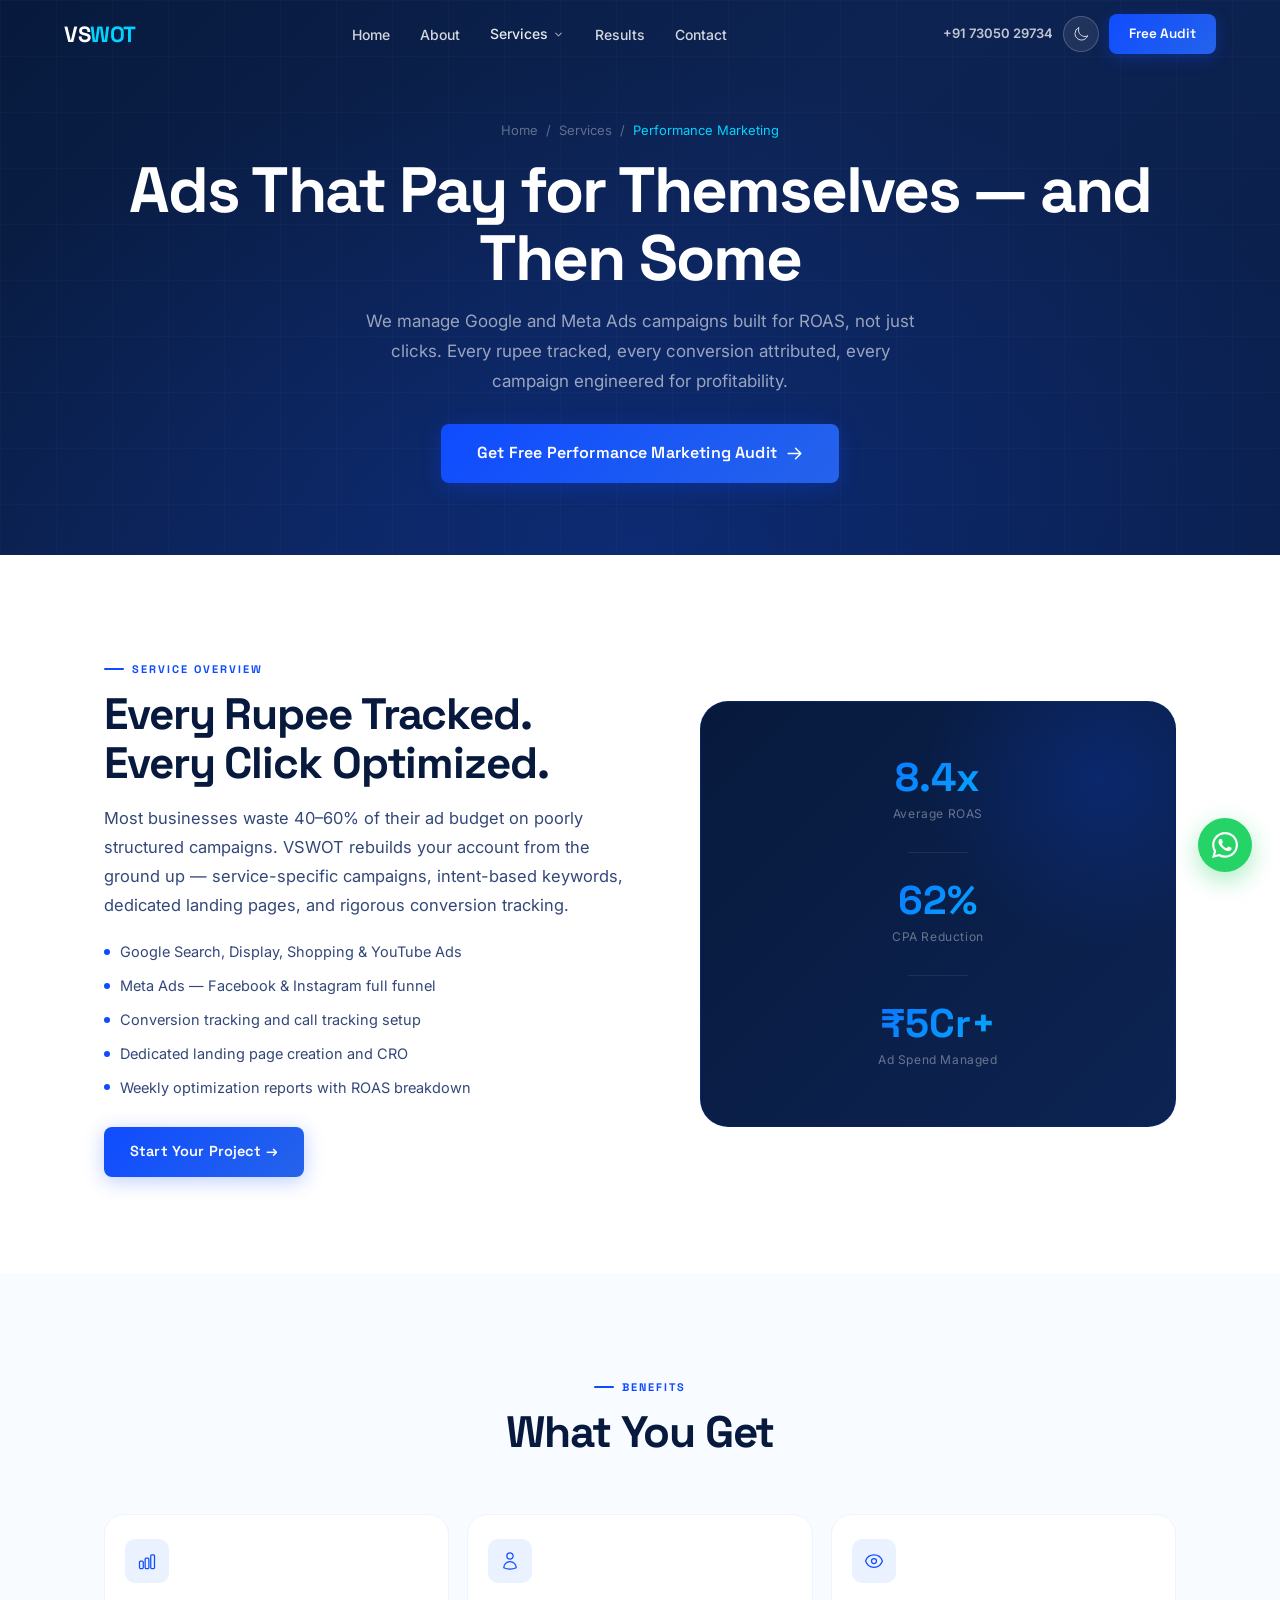
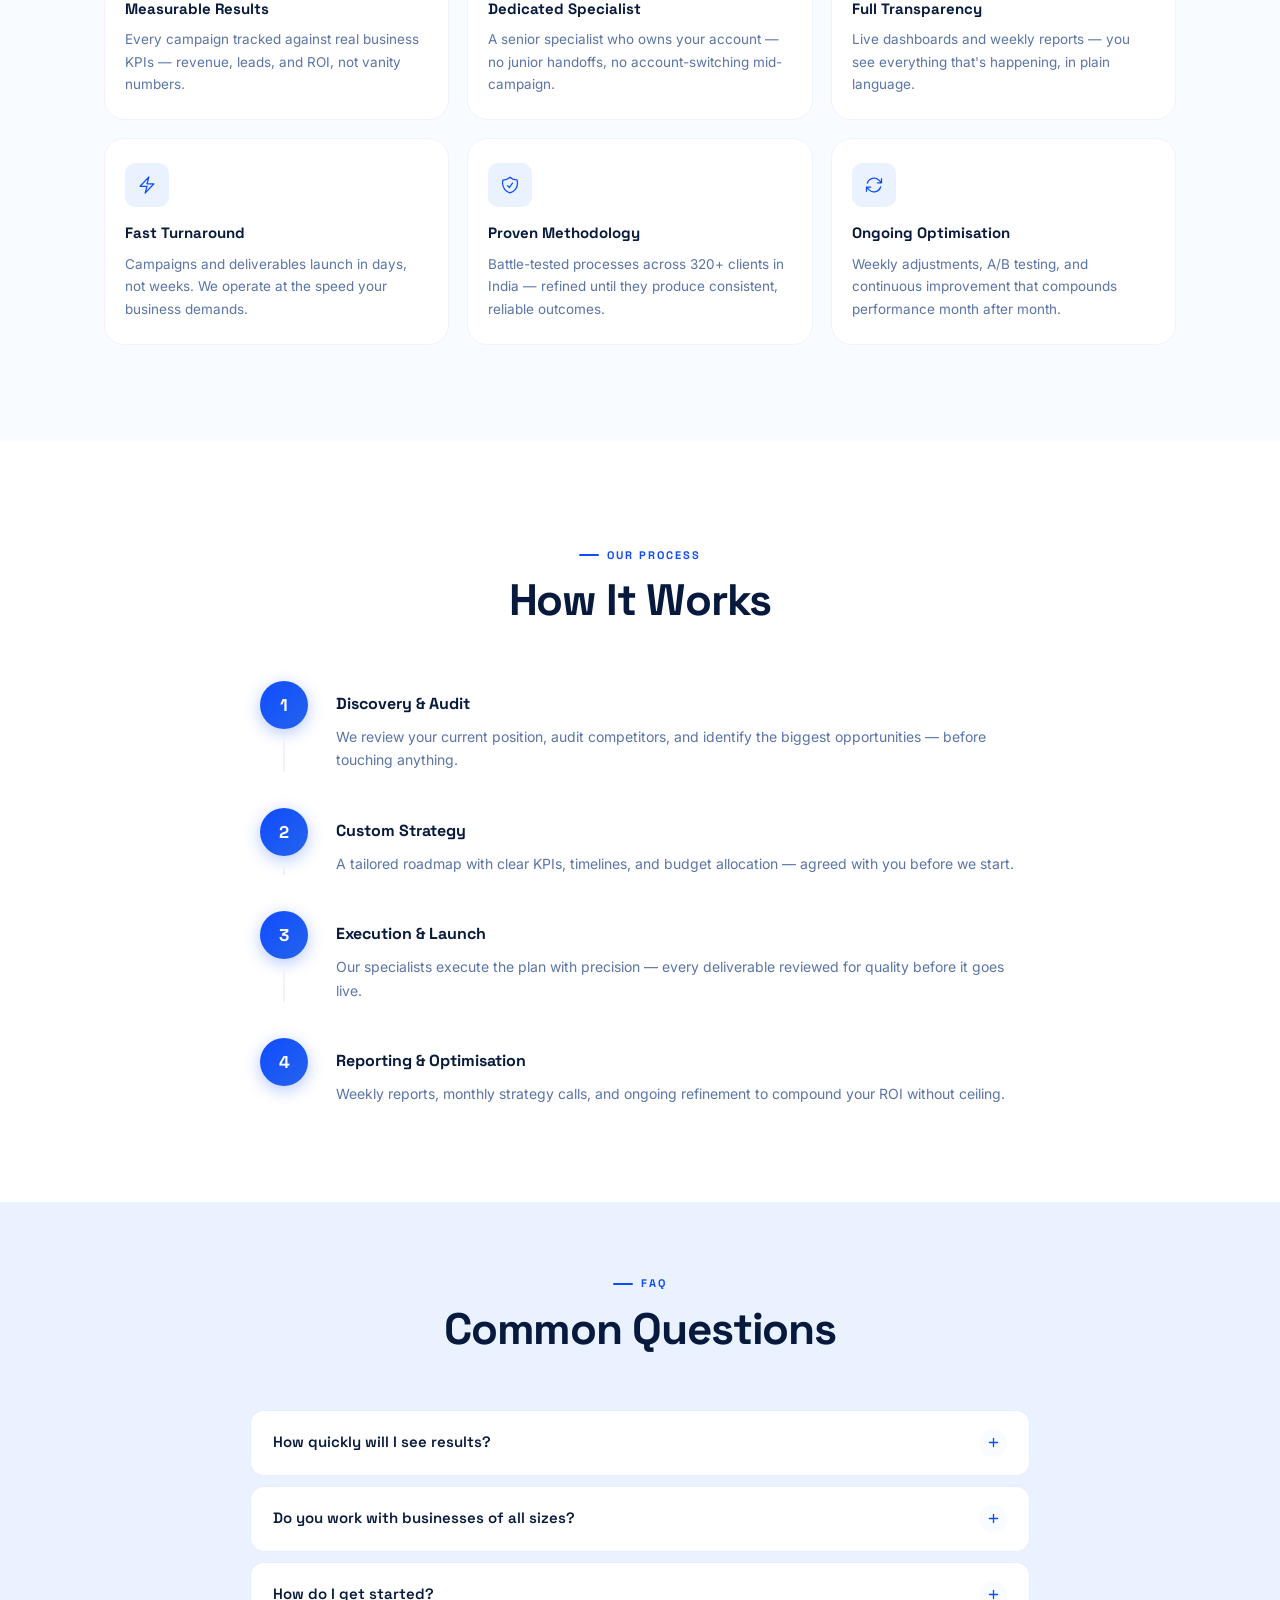
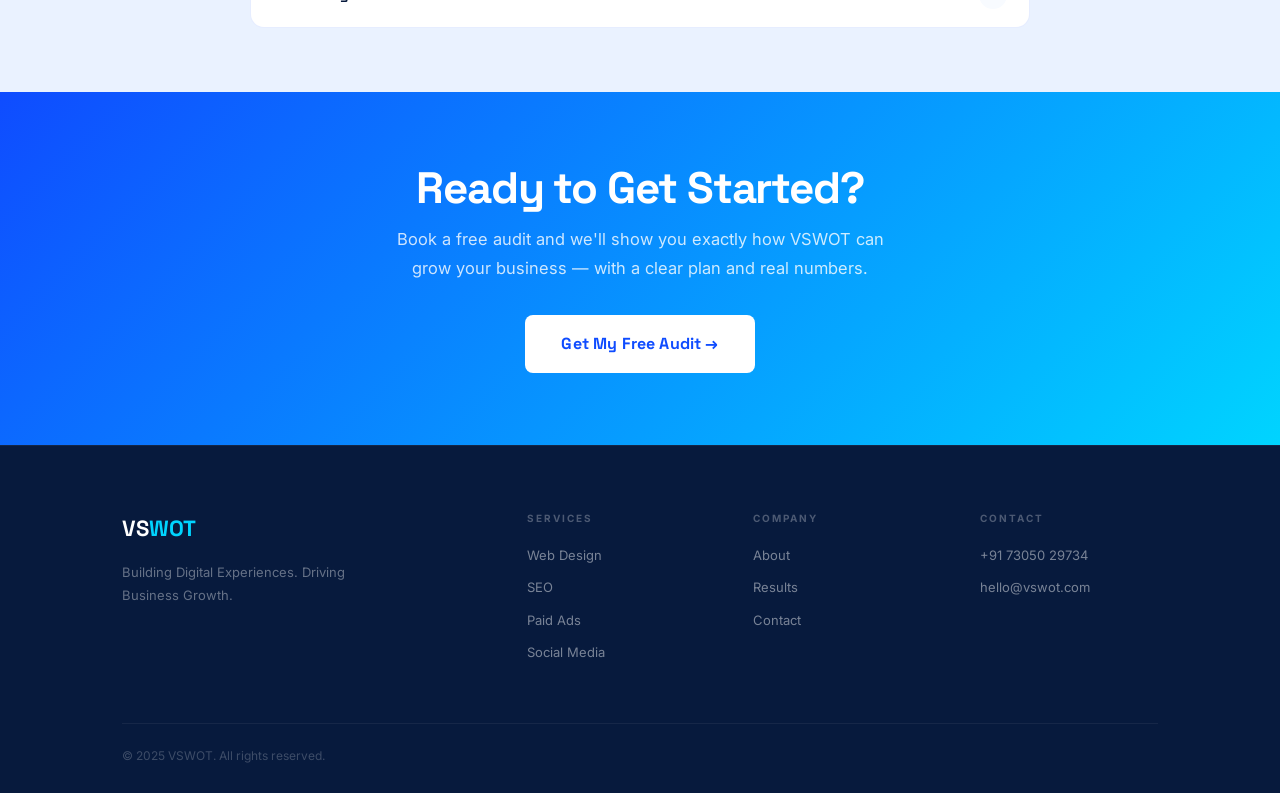
<file: services/performance-marketing.html>
<!DOCTYPE html>
<html lang="en">
<head>
<meta charset="UTF-8"/><meta name="viewport" content="width=device-width,initial-scale=1"/>
<title>Performance Marketing | VSWOT Coimbatore</title>
<meta name="description" content="VSWOT manages Google Ads and Meta Ads campaigns that generate real revenue. Average 8.4x ROAS across 320+ clients. Free ads audit available."/>
<link rel="canonical" href="https://www.vswot.com/services/performance-marketing.html"/>
<link rel="preconnect" href="https://fonts.googleapis.com"/>
<link rel="preconnect" href="https://fonts.gstatic.com" crossorigin/>
<link href="https://fonts.googleapis.com/css2?family=Space+Grotesk:wght@600;700&family=Inter:wght@400;500;600&display=swap" rel="stylesheet"/>
<link rel="stylesheet" href="../style.css"/>
<link rel="stylesheet" href="service-pages.css"/>
<script>try{var t=localStorage.getItem("vswot-theme");if(t==="dark")document.documentElement.setAttribute("data-theme","dark")}catch(e){}</script>
</head>
<body>
<div id="scroll-bar"></div>
<nav id="navbar">
  <a href="../index.html" class="nav-logo">VS<span>WOT</span></a>
  <ul class="nav-links">
    <li><a href="../index.html">Home</a></li><li><a href="../about.html">About</a></li>
    <li class="nav-dropdown"><a href="#" style="color:rgba(255,255,255,0.9)">Services <svg xmlns="http://www.w3.org/2000/svg" viewBox="0 0 20 20" fill="currentColor" style="width:13px;height:13px;display:inline"><path fill-rule="evenodd" d="M5.23 7.21a.75.75 0 011.06.02L10 11.168l3.71-3.938a.75.75 0 111.08 1.04l-4.25 4.5a.75.75 0 01-1.08 0l-4.25-4.5a.75.75 0 01.02-1.06z" clip-rule="evenodd"/></svg></a>
      <div class="dropdown-panel">
        <a href="web-design-development.html">Web Design</a><a href="seo.html">SEO</a>
        <a href="performance-marketing.html">Performance Marketing</a><a href="social-media-marketing.html">Social Media</a>
        <a href="content-writing.html">Content Writing</a><a href="graphic-designing.html">Graphic Designing</a>
        <a href="video-editing.html">Video Editing</a>
      </div>
    </li>
    <li><a href="../success-stories.html">Results</a></li><li><a href="../contact.html">Contact</a></li>
  </ul>
  <div class="nav-cta-wrap">
    <a href="tel:+917305029734" class="nav-phone">+91 73050 29734</a>
    <button class="theme-toggle" id="themeToggle" aria-label="Toggle dark mode"><svg class="icon-moon" xmlns="http://www.w3.org/2000/svg" fill="none" viewBox="0 0 24 24" stroke-width="1.5" stroke="currentColor"><path stroke-linecap="round" stroke-linejoin="round" d="M21.752 15.002A9.718 9.718 0 0118 15.75c-5.385 0-9.75-4.365-9.75-9.75 0-1.33.266-2.597.748-3.752A9.753 9.753 0 003 11.25C3 16.635 7.365 21 12.75 21a9.753 9.753 0 009.002-5.998z"/></svg><svg class="icon-sun" xmlns="http://www.w3.org/2000/svg" fill="none" viewBox="0 0 24 24" stroke-width="1.5" stroke="currentColor"><path stroke-linecap="round" stroke-linejoin="round" d="M12 3v2.25m6.364.386l-1.591 1.591M21 12h-2.25m-.386 6.364l-1.591-1.591M12 18.75V21m-4.773-4.227l-1.591 1.591M5.25 12H3m4.227-4.773L5.636 5.636M15.75 12a3.75 3.75 0 11-7.5 0 3.75 3.75 0 017.5 0z"/></svg></button>
    <a href="../contact.html" class="nav-cta">Free Audit</a>
    <div class="hamburger" id="hamburger"><span></span><span></span><span></span></div>
  </div>
</nav>
<nav id="mobile-nav">
  <button id="mobile-close" style="position:absolute;top:22px;right:5%;background:none;border:none;cursor:pointer;padding:8px;"><svg xmlns="http://www.w3.org/2000/svg" width="24" height="24" fill="none" stroke="white" stroke-width="2" stroke-linecap="round"><line x1="18" y1="6" x2="6" y2="18"/><line x1="6" y1="6" x2="18" y2="18"/></svg></button>
  <a href="../index.html">Home</a><a href="../about.html">About</a>
  <a href="web-design-development.html">Web Design</a><a href="seo.html">SEO</a>
  <a href="performance-marketing.html">Performance Marketing</a><a href="social-media-marketing.html">Social Media</a>
  <a href="content-writing.html">Content Writing</a><a href="graphic-designing.html">Graphic Design</a><a href="video-editing.html">Video Editing</a>
  <a href="../success-stories.html">Results</a><a href="../contact.html">Contact</a>
  <a href="../contact.html" class="mobile-cta">Get Free Audit</a>
</nav>

<section class="page-hero">
  <div class="page-hero-inner">
    <div class="breadcrumb"><a href="../index.html">Home</a> / <a href="#">Services</a> / <span>Performance Marketing</span></div>
    <h1>Ads That Pay for Themselves — and Then Some</h1>
    <p>We manage Google and Meta Ads campaigns built for ROAS, not just clicks. Every rupee tracked, every conversion attributed, every campaign engineered for profitability.</p>
    <a href="../contact.html" class="btn btn-primary btn-lg">Get Free Performance Marketing Audit
      <svg xmlns="http://www.w3.org/2000/svg" fill="none" viewBox="0 0 24 24" stroke-width="2" stroke="currentColor"><path stroke-linecap="round" stroke-linejoin="round" d="M13.5 4.5L21 12m0 0l-7.5 7.5M21 12H3"/></svg>
    </a>
  </div>
</section>

<!-- OVERVIEW -->
<section class="section-pad" style="background:var(--white)">
  <div class="container">
    <div class="svc-overview-grid">
      <div class="svc-overview-content fade-up">
        <div class="eyebrow">Service Overview</div>
        <h2>Every Rupee Tracked. Every Click Optimized.</h2>
        <p>Most businesses waste 40–60% of their ad budget on poorly structured campaigns. VSWOT rebuilds your account from the ground up — service-specific campaigns, intent-based keywords, dedicated landing pages, and rigorous conversion tracking.</p>
        <div class="svc-feature-list">
          <div class="svc-feat"><div class="svc-feat-dot"></div>Google Search, Display, Shopping & YouTube Ads</div>
          <div class="svc-feat"><div class="svc-feat-dot"></div>Meta Ads — Facebook & Instagram full funnel</div>
          <div class="svc-feat"><div class="svc-feat-dot"></div>Conversion tracking and call tracking setup</div>
          <div class="svc-feat"><div class="svc-feat-dot"></div>Dedicated landing page creation and CRO</div>
          <div class="svc-feat"><div class="svc-feat-dot"></div>Weekly optimization reports with ROAS breakdown</div>
        </div>
        <a href="../contact.html" class="btn btn-primary" style="margin-top:28px">Start Your Project →</a>
      </div>
      <div class="svc-vis fade-up stagger-2">
        <div class="svc-vis-inner">
          <div class="svc-vis-stat"><div class="svc-vis-val">8.4x</div><div class="svc-vis-lbl">Average ROAS</div></div>
          <div class="svc-vis-div"></div>
          <div class="svc-vis-stat"><div class="svc-vis-val">62%</div><div class="svc-vis-lbl">CPA Reduction</div></div>
          <div class="svc-vis-div"></div>
          <div class="svc-vis-stat"><div class="svc-vis-val">₹5Cr+</div><div class="svc-vis-lbl">Ad Spend Managed</div></div>
        </div>
      </div>
    </div>
  </div>
</section>

<!-- BENEFITS -->
<section class="section-pad" style="background:var(--light-bg)">
  <div class="container">
    <div class="section-header fade-up"><div class="eyebrow" style="justify-content:center">Benefits</div><h2>What You Get</h2></div>
    <div class="benefits-grid">
      <div class="ben-card fade-up stagger-1"><div class="ben-icon"><svg xmlns="http://www.w3.org/2000/svg" fill="none" viewBox="0 0 24 24" stroke-width="1.5" stroke="currentColor"><path stroke-linecap="round" stroke-linejoin="round" d="M3 13.125C3 12.504 3.504 12 4.125 12h2.25c.621 0 1.125.504 1.125 1.125v6.75C7.5 20.496 6.996 21 6.375 21h-2.25A1.125 1.125 0 013 19.875v-6.75zm6.75-3.375c0-.621.504-1.125 1.125-1.125h2.25c.621 0 1.125.504 1.125 1.125v10.125c0 .621-.504 1.125-1.125 1.125h-2.25A1.125 1.125 0 019.75 19.875V9.75zm6.75-4.125c0-.621.504-1.125 1.125-1.125h2.25c.621 0 1.125.504 1.125 1.125v14.25c0 .621-.504 1.125-1.125 1.125h-2.25a1.125 1.125 0 01-1.125-1.125V5.625z"/></svg></div><div class="ben-title">Measurable Results</div><div class="ben-desc">Every campaign tracked against real business KPIs — revenue, leads, and ROI, not vanity numbers.</div></div>
      <div class="ben-card fade-up stagger-2"><div class="ben-icon"><svg xmlns="http://www.w3.org/2000/svg" fill="none" viewBox="0 0 24 24" stroke-width="1.5" stroke="currentColor"><path stroke-linecap="round" stroke-linejoin="round" d="M15.75 6a3.75 3.75 0 11-7.5 0 3.75 3.75 0 017.5 0zM4.501 20.118a7.5 7.5 0 0114.998 0A17.933 17.933 0 0112 21.75c-2.676 0-5.216-.584-7.499-1.632z"/></svg></div><div class="ben-title">Dedicated Specialist</div><div class="ben-desc">A senior specialist who owns your account — no junior handoffs, no account-switching mid-campaign.</div></div>
      <div class="ben-card fade-up stagger-3"><div class="ben-icon"><svg xmlns="http://www.w3.org/2000/svg" fill="none" viewBox="0 0 24 24" stroke-width="1.5" stroke="currentColor"><path stroke-linecap="round" stroke-linejoin="round" d="M2.036 12.322a1.012 1.012 0 010-.639C3.423 7.51 7.36 4.5 12 4.5c4.638 0 8.573 3.007 9.963 7.178.07.207.07.431 0 .639C20.577 16.49 16.64 19.5 12 19.5c-4.638 0-8.573-3.007-9.963-7.178z"/><path stroke-linecap="round" stroke-linejoin="round" d="M15 12a3 3 0 11-6 0 3 3 0 016 0z"/></svg></div><div class="ben-title">Full Transparency</div><div class="ben-desc">Live dashboards and weekly reports — you see everything that's happening, in plain language.</div></div>
      <div class="ben-card fade-up stagger-4"><div class="ben-icon"><svg xmlns="http://www.w3.org/2000/svg" fill="none" viewBox="0 0 24 24" stroke-width="1.5" stroke="currentColor"><path stroke-linecap="round" stroke-linejoin="round" d="M3.75 13.5l10.5-11.25L12 10.5h8.25L9.75 21.75 12 13.5H3.75z"/></svg></div><div class="ben-title">Fast Turnaround</div><div class="ben-desc">Campaigns and deliverables launch in days, not weeks. We operate at the speed your business demands.</div></div>
      <div class="ben-card fade-up stagger-5"><div class="ben-icon"><svg xmlns="http://www.w3.org/2000/svg" fill="none" viewBox="0 0 24 24" stroke-width="1.5" stroke="currentColor"><path stroke-linecap="round" stroke-linejoin="round" d="M9 12.75L11.25 15 15 9.75m-3-7.036A11.959 11.959 0 013.598 6 11.99 11.99 0 003 9.749c0 5.592 3.824 10.29 9 11.623 5.176-1.332 9-6.03 9-11.622 0-1.31-.21-2.571-.598-3.751h-.152c-3.196 0-6.1-1.248-8.25-3.285z"/></svg></div><div class="ben-title">Proven Methodology</div><div class="ben-desc">Battle-tested processes across 320+ clients in India — refined until they produce consistent, reliable outcomes.</div></div>
      <div class="ben-card fade-up stagger-6"><div class="ben-icon"><svg xmlns="http://www.w3.org/2000/svg" fill="none" viewBox="0 0 24 24" stroke-width="1.5" stroke="currentColor"><path stroke-linecap="round" stroke-linejoin="round" d="M16.023 9.348h4.992v-.001M2.985 19.644v-4.992m0 0h4.992m-4.993 0l3.181 3.183a8.25 8.25 0 0013.803-3.7M4.031 9.865a8.25 8.25 0 0113.803-3.7l3.181 3.182m0-4.991v4.99"/></svg></div><div class="ben-title">Ongoing Optimisation</div><div class="ben-desc">Weekly adjustments, A/B testing, and continuous improvement that compounds performance month after month.</div></div>
    </div>
  </div>
</section>

<!-- PROCESS -->
<section class="section-pad" style="background:var(--white)">
  <div class="container">
    <div class="section-header fade-up"><div class="eyebrow" style="justify-content:center">Our Process</div><h2>How It Works</h2></div>
    <div class="svc-process-list" style="margin-top:48px">
      <div class="svc-proc-step fade-up"><div class="svc-proc-step-left"><div class="svc-proc-num">1</div><div class="svc-proc-line"></div></div><div class="svc-proc-content"><h4>Discovery & Audit</h4><p>We review your current position, audit competitors, and identify the biggest opportunities — before touching anything.</p></div></div>
      <div class="svc-proc-step fade-up"><div class="svc-proc-step-left"><div class="svc-proc-num">2</div><div class="svc-proc-line"></div></div><div class="svc-proc-content"><h4>Custom Strategy</h4><p>A tailored roadmap with clear KPIs, timelines, and budget allocation — agreed with you before we start.</p></div></div>
      <div class="svc-proc-step fade-up"><div class="svc-proc-step-left"><div class="svc-proc-num">3</div><div class="svc-proc-line"></div></div><div class="svc-proc-content"><h4>Execution & Launch</h4><p>Our specialists execute the plan with precision — every deliverable reviewed for quality before it goes live.</p></div></div>
      <div class="svc-proc-step fade-up"><div class="svc-proc-step-left"><div class="svc-proc-num">4</div><div class="svc-proc-line"></div></div><div class="svc-proc-content"><h4>Reporting & Optimisation</h4><p>Weekly reports, monthly strategy calls, and ongoing refinement to compound your ROI without ceiling.</p></div></div>
    </div>
  </div>
</section>

<!-- FAQ -->
<section class="faq-section section-pad-sm">
  <div class="container">
    <div class="section-header fade-up"><div class="eyebrow" style="justify-content:center">FAQ</div><h2>Common Questions</h2></div>
    <div class="faq-list">
      <div class="faq-item fade-up"><div class="faq-q"><span>How quickly will I see results?</span><div class="faq-icon"><svg xmlns="http://www.w3.org/2000/svg" fill="none" viewBox="0 0 24 24" stroke-width="2.5" stroke="currentColor"><path stroke-linecap="round" stroke-linejoin="round" d="M12 4.5v15m7.5-7.5h-15"/></svg></div></div><div class="faq-a"><p>Timelines depend on the service and your current position. We set clear milestones upfront — and we report honestly on progress every single week so there are never any surprises.</p></div></div>
      <div class="faq-item fade-up"><div class="faq-q"><span>Do you work with businesses of all sizes?</span><div class="faq-icon"><svg xmlns="http://www.w3.org/2000/svg" fill="none" viewBox="0 0 24 24" stroke-width="2.5" stroke="currentColor"><path stroke-linecap="round" stroke-linejoin="round" d="M12 4.5v15m7.5-7.5h-15"/></svg></div></div><div class="faq-a"><p>Yes — from early-stage startups to established enterprises. What matters is that you're serious about growth. We scale our approach to fit your budget and ambitions.</p></div></div>
      <div class="faq-item fade-up"><div class="faq-q"><span>How do I get started?</span><div class="faq-icon"><svg xmlns="http://www.w3.org/2000/svg" fill="none" viewBox="0 0 24 24" stroke-width="2.5" stroke="currentColor"><path stroke-linecap="round" stroke-linejoin="round" d="M12 4.5v15m7.5-7.5h-15"/></svg></div></div><div class="faq-a"><p>Book a free 30-minute consultation via our contact form or call +91 73050 29734. We'll review your situation, discuss your goals, and put together a clear proposal — no pressure, no obligation.</p></div></div>
    </div>
  </div>
</section>

<!-- CTA -->
<div class="svc-cta-band">
  <h2>Ready to Get Started?</h2>
  <p>Book a free audit and we'll show you exactly how VSWOT can grow your business — with a clear plan and real numbers.</p>
  <a href="../contact.html" class="btn btn-lg">Get My Free Audit →</a>
</div>

<footer class="footer"><div class="container"><div class="footer-grid"><div><a href="../index.html" class="footer-logo">VS<span>WOT</span></a><p class="footer-desc">Building Digital Experiences. Driving Business Growth.</p></div><div class="footer-col"><div class="footer-col-title">Services</div><a href="web-design-development.html">Web Design</a><a href="seo.html">SEO</a><a href="performance-marketing.html">Paid Ads</a><a href="social-media-marketing.html">Social Media</a></div><div class="footer-col"><div class="footer-col-title">Company</div><a href="../about.html">About</a><a href="../success-stories.html">Results</a><a href="../contact.html">Contact</a></div><div class="footer-col"><div class="footer-col-title">Contact</div><a href="tel:+917305029734">+91 73050 29734</a><a href="mailto:hello@vswot.com">hello@vswot.com</a></div></div><div class="footer-bottom"><span class="footer-copy">© 2025 VSWOT. All rights reserved.</span></div></div></footer>
<a href="https://wa.me/917305029734" class="floating-wa" target="_blank" rel="noopener" aria-label="WhatsApp"><svg xmlns="http://www.w3.org/2000/svg" viewBox="0 0 24 24" fill="currentColor"><path d="M17.472 14.382c-.297-.149-1.758-.867-2.03-.967-.273-.099-.471-.148-.67.15-.197.297-.767.966-.94 1.164-.173.199-.347.223-.644.075-.297-.15-1.255-.463-2.39-1.475-.883-.788-1.48-1.761-1.653-2.059-.173-.297-.018-.458.13-.606.134-.133.298-.347.446-.52.149-.174.198-.298.298-.497.099-.198.05-.371-.025-.52-.075-.149-.669-1.612-.916-2.207-.242-.579-.487-.5-.669-.51-.173-.008-.371-.01-.57-.01-.198 0-.52.074-.792.372-.272.297-1.04 1.016-1.04 2.479 0 1.462 1.065 2.875 1.213 3.074.149.198 2.096 3.2 5.077 4.487.709.306 1.262.489 1.694.625.712.227 1.36.195 1.871.118.571-.085 1.758-.719 2.006-1.413.248-.694.248-1.289.173-1.413-.074-.124-.272-.198-.57-.347m-5.421 7.403h-.004a9.87 9.87 0 01-5.031-1.378l-.361-.214-3.741.982.998-3.648-.235-.374a9.86 9.86 0 01-1.51-5.26c.001-5.45 4.436-9.884 9.888-9.884 2.64 0 5.122 1.03 6.988 2.898a9.825 9.825 0 012.893 6.994c-.003 5.45-4.437 9.884-9.885 9.884m8.413-18.297A11.815 11.815 0 0012.05 0C5.495 0 .16 5.335.157 11.892c0 2.096.547 4.142 1.588 5.945L.057 24l6.305-1.654a11.882 11.882 0 005.683 1.448h.005c6.554 0 11.89-5.335 11.893-11.893a11.821 11.821 0 00-3.48-8.413z"/></svg></a>
<div class="sticky-mobile-cta"><a href="../contact.html">Get Free Audit — Book a Call</a></div>
<script src="../script.js" defer></script>
</body></html>
</file>
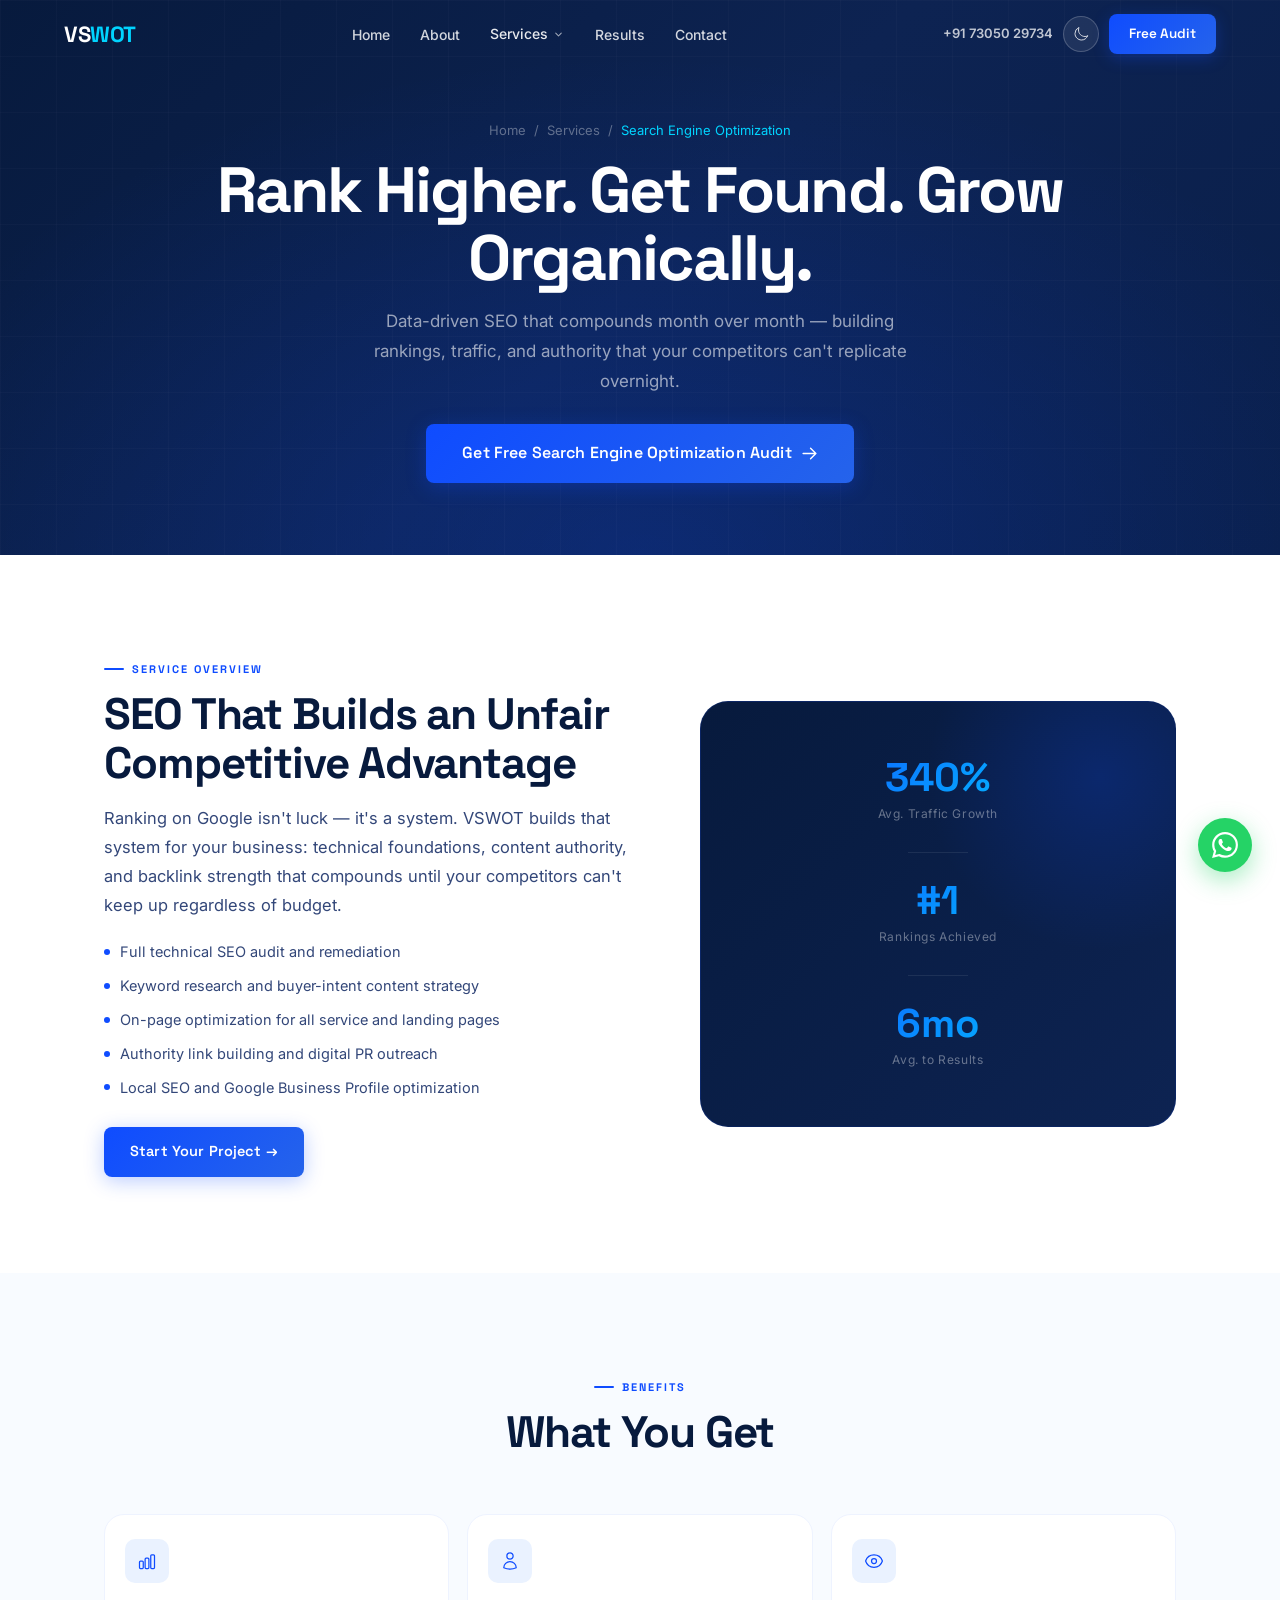
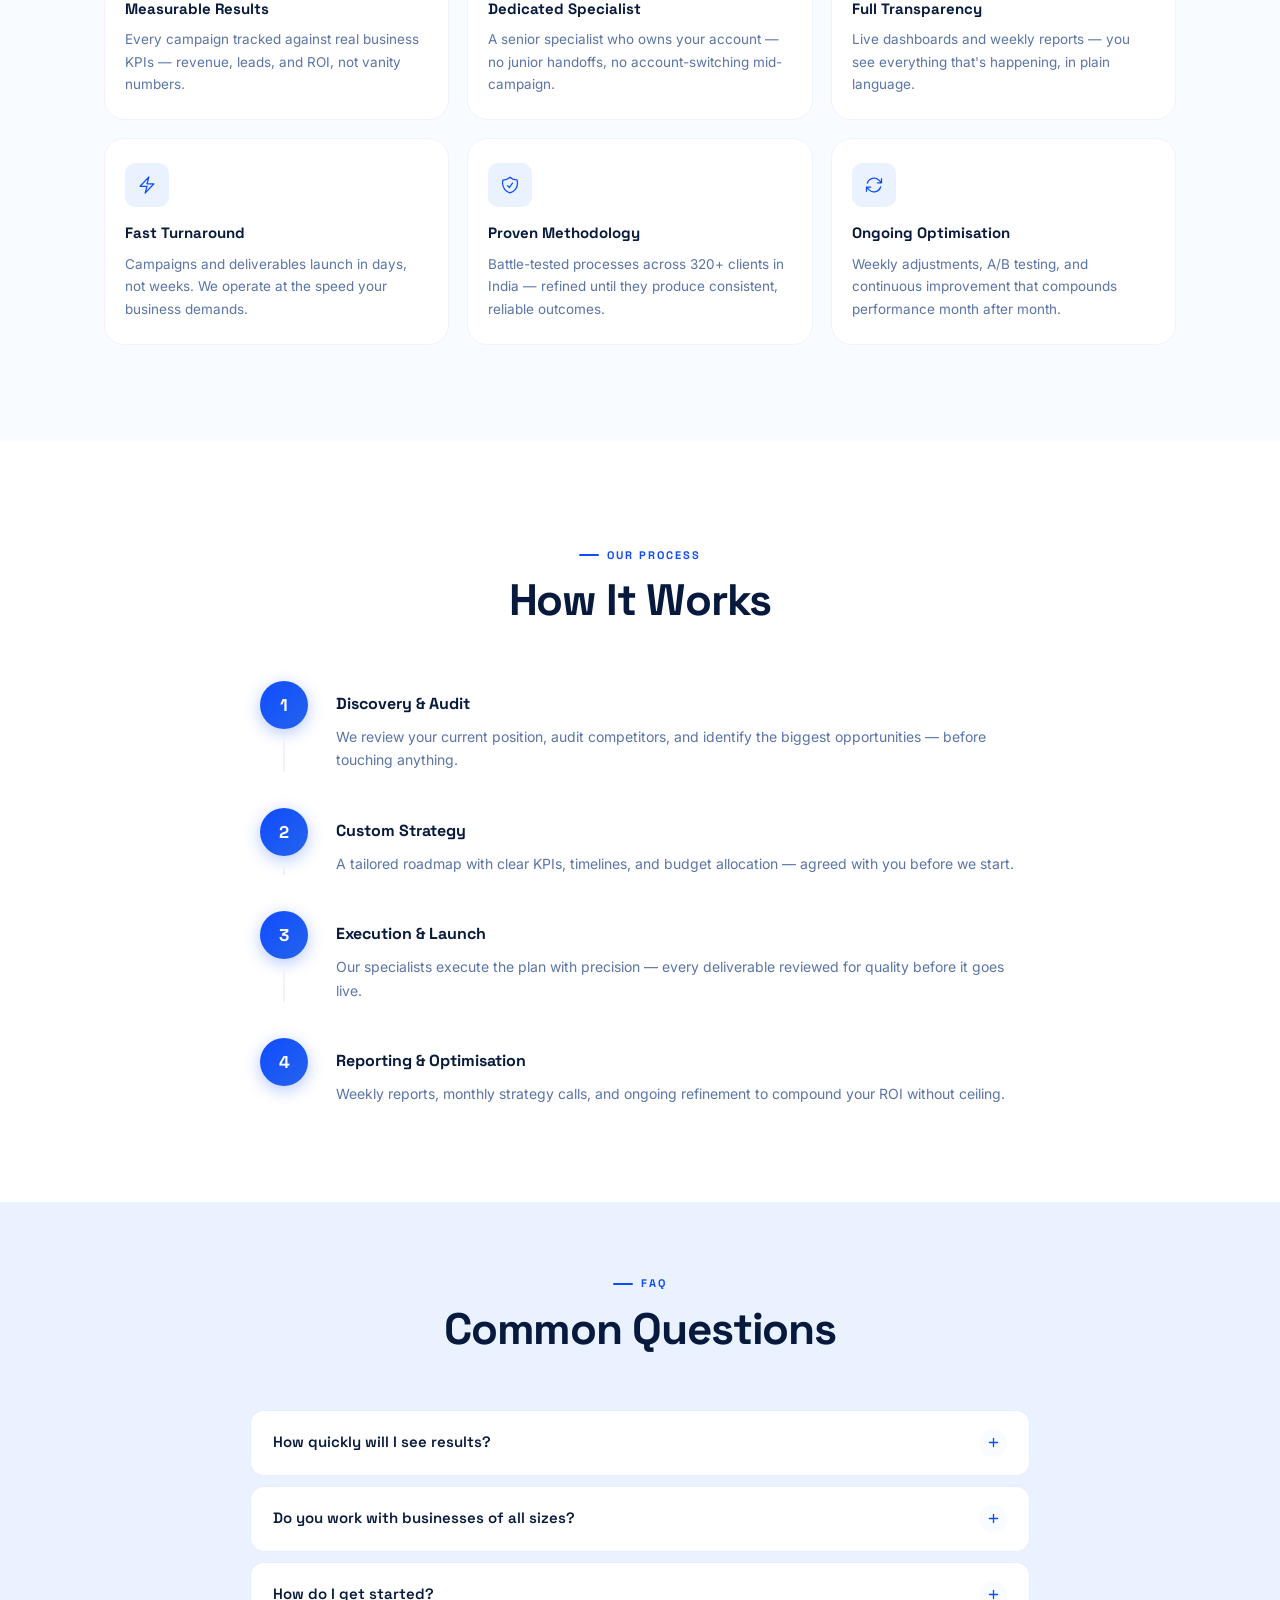
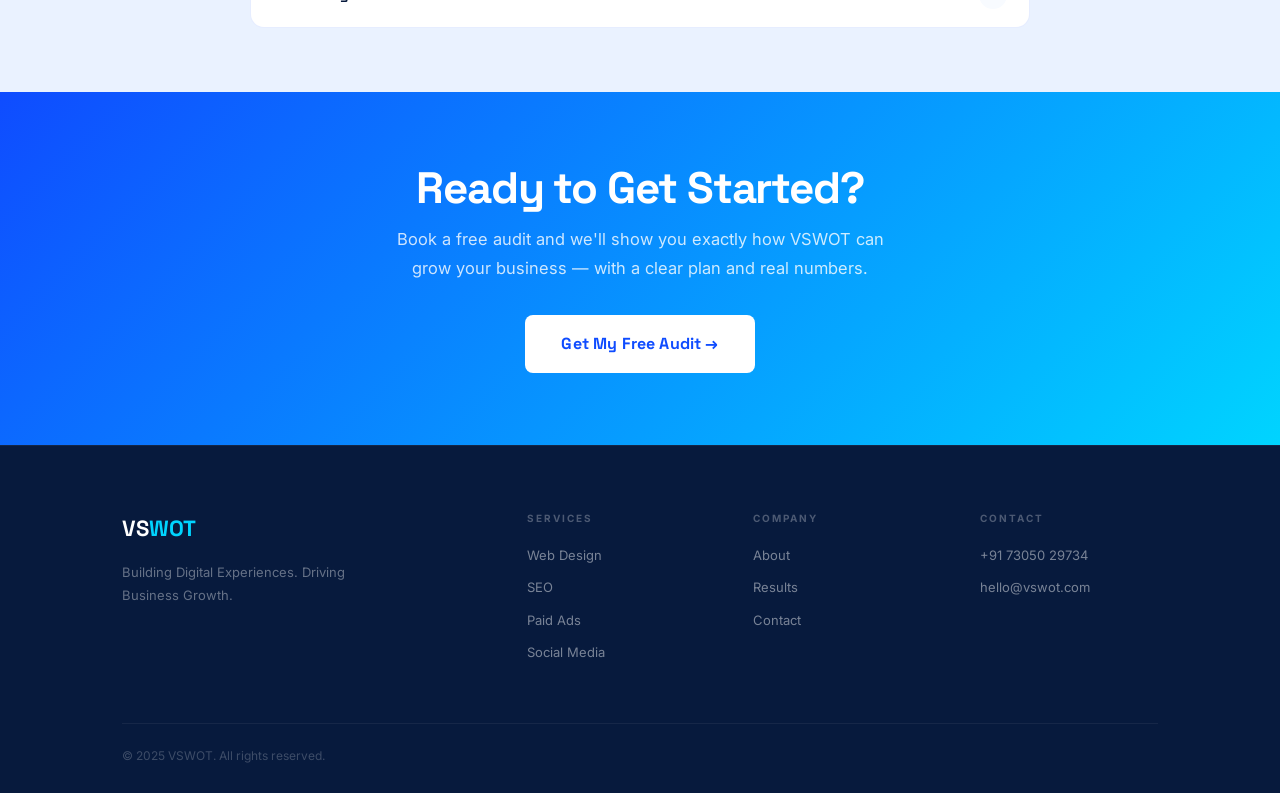
<file: services/seo.html>
<!DOCTYPE html>
<html lang="en">
<head>
<meta charset="UTF-8"/><meta name="viewport" content="width=device-width,initial-scale=1"/>
<title>Search Engine Optimization | VSWOT Coimbatore</title>
<meta name="description" content="VSWOT delivers technical SEO, content strategy, and link building for businesses in Coimbatore and India. Average 340% traffic growth. Free SEO audit."/>
<link rel="canonical" href="https://www.vswot.com/services/seo.html"/>
<link rel="preconnect" href="https://fonts.googleapis.com"/>
<link rel="preconnect" href="https://fonts.gstatic.com" crossorigin/>
<link href="https://fonts.googleapis.com/css2?family=Space+Grotesk:wght@600;700&family=Inter:wght@400;500;600&display=swap" rel="stylesheet"/>
<link rel="stylesheet" href="../style.css"/>
<link rel="stylesheet" href="service-pages.css"/>
<script>try{var t=localStorage.getItem("vswot-theme");if(t==="dark")document.documentElement.setAttribute("data-theme","dark")}catch(e){}</script>
</head>
<body>
<div id="scroll-bar"></div>
<nav id="navbar">
  <a href="../index.html" class="nav-logo">VS<span>WOT</span></a>
  <ul class="nav-links">
    <li><a href="../index.html">Home</a></li><li><a href="../about.html">About</a></li>
    <li class="nav-dropdown"><a href="#" style="color:rgba(255,255,255,0.9)">Services <svg xmlns="http://www.w3.org/2000/svg" viewBox="0 0 20 20" fill="currentColor" style="width:13px;height:13px;display:inline"><path fill-rule="evenodd" d="M5.23 7.21a.75.75 0 011.06.02L10 11.168l3.71-3.938a.75.75 0 111.08 1.04l-4.25 4.5a.75.75 0 01-1.08 0l-4.25-4.5a.75.75 0 01.02-1.06z" clip-rule="evenodd"/></svg></a>
      <div class="dropdown-panel">
        <a href="web-design-development.html">Web Design</a><a href="seo.html">SEO</a>
        <a href="performance-marketing.html">Performance Marketing</a><a href="social-media-marketing.html">Social Media</a>
        <a href="content-writing.html">Content Writing</a><a href="graphic-designing.html">Graphic Designing</a>
        <a href="video-editing.html">Video Editing</a>
      </div>
    </li>
    <li><a href="../success-stories.html">Results</a></li><li><a href="../contact.html">Contact</a></li>
  </ul>
  <div class="nav-cta-wrap">
    <a href="tel:+917305029734" class="nav-phone">+91 73050 29734</a>
    <button class="theme-toggle" id="themeToggle" aria-label="Toggle dark mode"><svg class="icon-moon" xmlns="http://www.w3.org/2000/svg" fill="none" viewBox="0 0 24 24" stroke-width="1.5" stroke="currentColor"><path stroke-linecap="round" stroke-linejoin="round" d="M21.752 15.002A9.718 9.718 0 0118 15.75c-5.385 0-9.75-4.365-9.75-9.75 0-1.33.266-2.597.748-3.752A9.753 9.753 0 003 11.25C3 16.635 7.365 21 12.75 21a9.753 9.753 0 009.002-5.998z"/></svg><svg class="icon-sun" xmlns="http://www.w3.org/2000/svg" fill="none" viewBox="0 0 24 24" stroke-width="1.5" stroke="currentColor"><path stroke-linecap="round" stroke-linejoin="round" d="M12 3v2.25m6.364.386l-1.591 1.591M21 12h-2.25m-.386 6.364l-1.591-1.591M12 18.75V21m-4.773-4.227l-1.591 1.591M5.25 12H3m4.227-4.773L5.636 5.636M15.75 12a3.75 3.75 0 11-7.5 0 3.75 3.75 0 017.5 0z"/></svg></button>
    <a href="../contact.html" class="nav-cta">Free Audit</a>
    <div class="hamburger" id="hamburger"><span></span><span></span><span></span></div>
  </div>
</nav>
<nav id="mobile-nav">
  <button id="mobile-close" style="position:absolute;top:22px;right:5%;background:none;border:none;cursor:pointer;padding:8px;"><svg xmlns="http://www.w3.org/2000/svg" width="24" height="24" fill="none" stroke="white" stroke-width="2" stroke-linecap="round"><line x1="18" y1="6" x2="6" y2="18"/><line x1="6" y1="6" x2="18" y2="18"/></svg></button>
  <a href="../index.html">Home</a><a href="../about.html">About</a>
  <a href="web-design-development.html">Web Design</a><a href="seo.html">SEO</a>
  <a href="performance-marketing.html">Performance Marketing</a><a href="social-media-marketing.html">Social Media</a>
  <a href="content-writing.html">Content Writing</a><a href="graphic-designing.html">Graphic Design</a><a href="video-editing.html">Video Editing</a>
  <a href="../success-stories.html">Results</a><a href="../contact.html">Contact</a>
  <a href="../contact.html" class="mobile-cta">Get Free Audit</a>
</nav>

<section class="page-hero">
  <div class="page-hero-inner">
    <div class="breadcrumb"><a href="../index.html">Home</a> / <a href="#">Services</a> / <span>Search Engine Optimization</span></div>
    <h1>Rank Higher. Get Found. Grow Organically.</h1>
    <p>Data-driven SEO that compounds month over month — building rankings, traffic, and authority that your competitors can't replicate overnight.</p>
    <a href="../contact.html" class="btn btn-primary btn-lg">Get Free Search Engine Optimization Audit
      <svg xmlns="http://www.w3.org/2000/svg" fill="none" viewBox="0 0 24 24" stroke-width="2" stroke="currentColor"><path stroke-linecap="round" stroke-linejoin="round" d="M13.5 4.5L21 12m0 0l-7.5 7.5M21 12H3"/></svg>
    </a>
  </div>
</section>

<!-- OVERVIEW -->
<section class="section-pad" style="background:var(--white)">
  <div class="container">
    <div class="svc-overview-grid">
      <div class="svc-overview-content fade-up">
        <div class="eyebrow">Service Overview</div>
        <h2>SEO That Builds an Unfair Competitive Advantage</h2>
        <p>Ranking on Google isn't luck — it's a system. VSWOT builds that system for your business: technical foundations, content authority, and backlink strength that compounds until your competitors can't keep up regardless of budget.</p>
        <div class="svc-feature-list">
          <div class="svc-feat"><div class="svc-feat-dot"></div>Full technical SEO audit and remediation</div>
          <div class="svc-feat"><div class="svc-feat-dot"></div>Keyword research and buyer-intent content strategy</div>
          <div class="svc-feat"><div class="svc-feat-dot"></div>On-page optimization for all service and landing pages</div>
          <div class="svc-feat"><div class="svc-feat-dot"></div>Authority link building and digital PR outreach</div>
          <div class="svc-feat"><div class="svc-feat-dot"></div>Local SEO and Google Business Profile optimization</div>
        </div>
        <a href="../contact.html" class="btn btn-primary" style="margin-top:28px">Start Your Project →</a>
      </div>
      <div class="svc-vis fade-up stagger-2">
        <div class="svc-vis-inner">
          <div class="svc-vis-stat"><div class="svc-vis-val">340%</div><div class="svc-vis-lbl">Avg. Traffic Growth</div></div>
          <div class="svc-vis-div"></div>
          <div class="svc-vis-stat"><div class="svc-vis-val">#1</div><div class="svc-vis-lbl">Rankings Achieved</div></div>
          <div class="svc-vis-div"></div>
          <div class="svc-vis-stat"><div class="svc-vis-val">6mo</div><div class="svc-vis-lbl">Avg. to Results</div></div>
        </div>
      </div>
    </div>
  </div>
</section>

<!-- BENEFITS -->
<section class="section-pad" style="background:var(--light-bg)">
  <div class="container">
    <div class="section-header fade-up"><div class="eyebrow" style="justify-content:center">Benefits</div><h2>What You Get</h2></div>
    <div class="benefits-grid">
      <div class="ben-card fade-up stagger-1"><div class="ben-icon"><svg xmlns="http://www.w3.org/2000/svg" fill="none" viewBox="0 0 24 24" stroke-width="1.5" stroke="currentColor"><path stroke-linecap="round" stroke-linejoin="round" d="M3 13.125C3 12.504 3.504 12 4.125 12h2.25c.621 0 1.125.504 1.125 1.125v6.75C7.5 20.496 6.996 21 6.375 21h-2.25A1.125 1.125 0 013 19.875v-6.75zm6.75-3.375c0-.621.504-1.125 1.125-1.125h2.25c.621 0 1.125.504 1.125 1.125v10.125c0 .621-.504 1.125-1.125 1.125h-2.25A1.125 1.125 0 019.75 19.875V9.75zm6.75-4.125c0-.621.504-1.125 1.125-1.125h2.25c.621 0 1.125.504 1.125 1.125v14.25c0 .621-.504 1.125-1.125 1.125h-2.25a1.125 1.125 0 01-1.125-1.125V5.625z"/></svg></div><div class="ben-title">Measurable Results</div><div class="ben-desc">Every campaign tracked against real business KPIs — revenue, leads, and ROI, not vanity numbers.</div></div>
      <div class="ben-card fade-up stagger-2"><div class="ben-icon"><svg xmlns="http://www.w3.org/2000/svg" fill="none" viewBox="0 0 24 24" stroke-width="1.5" stroke="currentColor"><path stroke-linecap="round" stroke-linejoin="round" d="M15.75 6a3.75 3.75 0 11-7.5 0 3.75 3.75 0 017.5 0zM4.501 20.118a7.5 7.5 0 0114.998 0A17.933 17.933 0 0112 21.75c-2.676 0-5.216-.584-7.499-1.632z"/></svg></div><div class="ben-title">Dedicated Specialist</div><div class="ben-desc">A senior specialist who owns your account — no junior handoffs, no account-switching mid-campaign.</div></div>
      <div class="ben-card fade-up stagger-3"><div class="ben-icon"><svg xmlns="http://www.w3.org/2000/svg" fill="none" viewBox="0 0 24 24" stroke-width="1.5" stroke="currentColor"><path stroke-linecap="round" stroke-linejoin="round" d="M2.036 12.322a1.012 1.012 0 010-.639C3.423 7.51 7.36 4.5 12 4.5c4.638 0 8.573 3.007 9.963 7.178.07.207.07.431 0 .639C20.577 16.49 16.64 19.5 12 19.5c-4.638 0-8.573-3.007-9.963-7.178z"/><path stroke-linecap="round" stroke-linejoin="round" d="M15 12a3 3 0 11-6 0 3 3 0 016 0z"/></svg></div><div class="ben-title">Full Transparency</div><div class="ben-desc">Live dashboards and weekly reports — you see everything that's happening, in plain language.</div></div>
      <div class="ben-card fade-up stagger-4"><div class="ben-icon"><svg xmlns="http://www.w3.org/2000/svg" fill="none" viewBox="0 0 24 24" stroke-width="1.5" stroke="currentColor"><path stroke-linecap="round" stroke-linejoin="round" d="M3.75 13.5l10.5-11.25L12 10.5h8.25L9.75 21.75 12 13.5H3.75z"/></svg></div><div class="ben-title">Fast Turnaround</div><div class="ben-desc">Campaigns and deliverables launch in days, not weeks. We operate at the speed your business demands.</div></div>
      <div class="ben-card fade-up stagger-5"><div class="ben-icon"><svg xmlns="http://www.w3.org/2000/svg" fill="none" viewBox="0 0 24 24" stroke-width="1.5" stroke="currentColor"><path stroke-linecap="round" stroke-linejoin="round" d="M9 12.75L11.25 15 15 9.75m-3-7.036A11.959 11.959 0 013.598 6 11.99 11.99 0 003 9.749c0 5.592 3.824 10.29 9 11.623 5.176-1.332 9-6.03 9-11.622 0-1.31-.21-2.571-.598-3.751h-.152c-3.196 0-6.1-1.248-8.25-3.285z"/></svg></div><div class="ben-title">Proven Methodology</div><div class="ben-desc">Battle-tested processes across 320+ clients in India — refined until they produce consistent, reliable outcomes.</div></div>
      <div class="ben-card fade-up stagger-6"><div class="ben-icon"><svg xmlns="http://www.w3.org/2000/svg" fill="none" viewBox="0 0 24 24" stroke-width="1.5" stroke="currentColor"><path stroke-linecap="round" stroke-linejoin="round" d="M16.023 9.348h4.992v-.001M2.985 19.644v-4.992m0 0h4.992m-4.993 0l3.181 3.183a8.25 8.25 0 0013.803-3.7M4.031 9.865a8.25 8.25 0 0113.803-3.7l3.181 3.182m0-4.991v4.99"/></svg></div><div class="ben-title">Ongoing Optimisation</div><div class="ben-desc">Weekly adjustments, A/B testing, and continuous improvement that compounds performance month after month.</div></div>
    </div>
  </div>
</section>

<!-- PROCESS -->
<section class="section-pad" style="background:var(--white)">
  <div class="container">
    <div class="section-header fade-up"><div class="eyebrow" style="justify-content:center">Our Process</div><h2>How It Works</h2></div>
    <div class="svc-process-list" style="margin-top:48px">
      <div class="svc-proc-step fade-up"><div class="svc-proc-step-left"><div class="svc-proc-num">1</div><div class="svc-proc-line"></div></div><div class="svc-proc-content"><h4>Discovery & Audit</h4><p>We review your current position, audit competitors, and identify the biggest opportunities — before touching anything.</p></div></div>
      <div class="svc-proc-step fade-up"><div class="svc-proc-step-left"><div class="svc-proc-num">2</div><div class="svc-proc-line"></div></div><div class="svc-proc-content"><h4>Custom Strategy</h4><p>A tailored roadmap with clear KPIs, timelines, and budget allocation — agreed with you before we start.</p></div></div>
      <div class="svc-proc-step fade-up"><div class="svc-proc-step-left"><div class="svc-proc-num">3</div><div class="svc-proc-line"></div></div><div class="svc-proc-content"><h4>Execution & Launch</h4><p>Our specialists execute the plan with precision — every deliverable reviewed for quality before it goes live.</p></div></div>
      <div class="svc-proc-step fade-up"><div class="svc-proc-step-left"><div class="svc-proc-num">4</div><div class="svc-proc-line"></div></div><div class="svc-proc-content"><h4>Reporting & Optimisation</h4><p>Weekly reports, monthly strategy calls, and ongoing refinement to compound your ROI without ceiling.</p></div></div>
    </div>
  </div>
</section>

<!-- FAQ -->
<section class="faq-section section-pad-sm">
  <div class="container">
    <div class="section-header fade-up"><div class="eyebrow" style="justify-content:center">FAQ</div><h2>Common Questions</h2></div>
    <div class="faq-list">
      <div class="faq-item fade-up"><div class="faq-q"><span>How quickly will I see results?</span><div class="faq-icon"><svg xmlns="http://www.w3.org/2000/svg" fill="none" viewBox="0 0 24 24" stroke-width="2.5" stroke="currentColor"><path stroke-linecap="round" stroke-linejoin="round" d="M12 4.5v15m7.5-7.5h-15"/></svg></div></div><div class="faq-a"><p>Timelines depend on the service and your current position. We set clear milestones upfront — and we report honestly on progress every single week so there are never any surprises.</p></div></div>
      <div class="faq-item fade-up"><div class="faq-q"><span>Do you work with businesses of all sizes?</span><div class="faq-icon"><svg xmlns="http://www.w3.org/2000/svg" fill="none" viewBox="0 0 24 24" stroke-width="2.5" stroke="currentColor"><path stroke-linecap="round" stroke-linejoin="round" d="M12 4.5v15m7.5-7.5h-15"/></svg></div></div><div class="faq-a"><p>Yes — from early-stage startups to established enterprises. What matters is that you're serious about growth. We scale our approach to fit your budget and ambitions.</p></div></div>
      <div class="faq-item fade-up"><div class="faq-q"><span>How do I get started?</span><div class="faq-icon"><svg xmlns="http://www.w3.org/2000/svg" fill="none" viewBox="0 0 24 24" stroke-width="2.5" stroke="currentColor"><path stroke-linecap="round" stroke-linejoin="round" d="M12 4.5v15m7.5-7.5h-15"/></svg></div></div><div class="faq-a"><p>Book a free 30-minute consultation via our contact form or call +91 73050 29734. We'll review your situation, discuss your goals, and put together a clear proposal — no pressure, no obligation.</p></div></div>
    </div>
  </div>
</section>

<!-- CTA -->
<div class="svc-cta-band">
  <h2>Ready to Get Started?</h2>
  <p>Book a free audit and we'll show you exactly how VSWOT can grow your business — with a clear plan and real numbers.</p>
  <a href="../contact.html" class="btn btn-lg">Get My Free Audit →</a>
</div>

<footer class="footer"><div class="container"><div class="footer-grid"><div><a href="../index.html" class="footer-logo">VS<span>WOT</span></a><p class="footer-desc">Building Digital Experiences. Driving Business Growth.</p></div><div class="footer-col"><div class="footer-col-title">Services</div><a href="web-design-development.html">Web Design</a><a href="seo.html">SEO</a><a href="performance-marketing.html">Paid Ads</a><a href="social-media-marketing.html">Social Media</a></div><div class="footer-col"><div class="footer-col-title">Company</div><a href="../about.html">About</a><a href="../success-stories.html">Results</a><a href="../contact.html">Contact</a></div><div class="footer-col"><div class="footer-col-title">Contact</div><a href="tel:+917305029734">+91 73050 29734</a><a href="mailto:hello@vswot.com">hello@vswot.com</a></div></div><div class="footer-bottom"><span class="footer-copy">© 2025 VSWOT. All rights reserved.</span></div></div></footer>
<a href="https://wa.me/917305029734" class="floating-wa" target="_blank" rel="noopener" aria-label="WhatsApp"><svg xmlns="http://www.w3.org/2000/svg" viewBox="0 0 24 24" fill="currentColor"><path d="M17.472 14.382c-.297-.149-1.758-.867-2.03-.967-.273-.099-.471-.148-.67.15-.197.297-.767.966-.94 1.164-.173.199-.347.223-.644.075-.297-.15-1.255-.463-2.39-1.475-.883-.788-1.48-1.761-1.653-2.059-.173-.297-.018-.458.13-.606.134-.133.298-.347.446-.52.149-.174.198-.298.298-.497.099-.198.05-.371-.025-.52-.075-.149-.669-1.612-.916-2.207-.242-.579-.487-.5-.669-.51-.173-.008-.371-.01-.57-.01-.198 0-.52.074-.792.372-.272.297-1.04 1.016-1.04 2.479 0 1.462 1.065 2.875 1.213 3.074.149.198 2.096 3.2 5.077 4.487.709.306 1.262.489 1.694.625.712.227 1.36.195 1.871.118.571-.085 1.758-.719 2.006-1.413.248-.694.248-1.289.173-1.413-.074-.124-.272-.198-.57-.347m-5.421 7.403h-.004a9.87 9.87 0 01-5.031-1.378l-.361-.214-3.741.982.998-3.648-.235-.374a9.86 9.86 0 01-1.51-5.26c.001-5.45 4.436-9.884 9.888-9.884 2.64 0 5.122 1.03 6.988 2.898a9.825 9.825 0 012.893 6.994c-.003 5.45-4.437 9.884-9.885 9.884m8.413-18.297A11.815 11.815 0 0012.05 0C5.495 0 .16 5.335.157 11.892c0 2.096.547 4.142 1.588 5.945L.057 24l6.305-1.654a11.882 11.882 0 005.683 1.448h.005c6.554 0 11.89-5.335 11.893-11.893a11.821 11.821 0 00-3.48-8.413z"/></svg></a>
<div class="sticky-mobile-cta"><a href="../contact.html">Get Free Audit — Book a Call</a></div>
<script src="../script.js" defer></script>
</body></html>
</file>
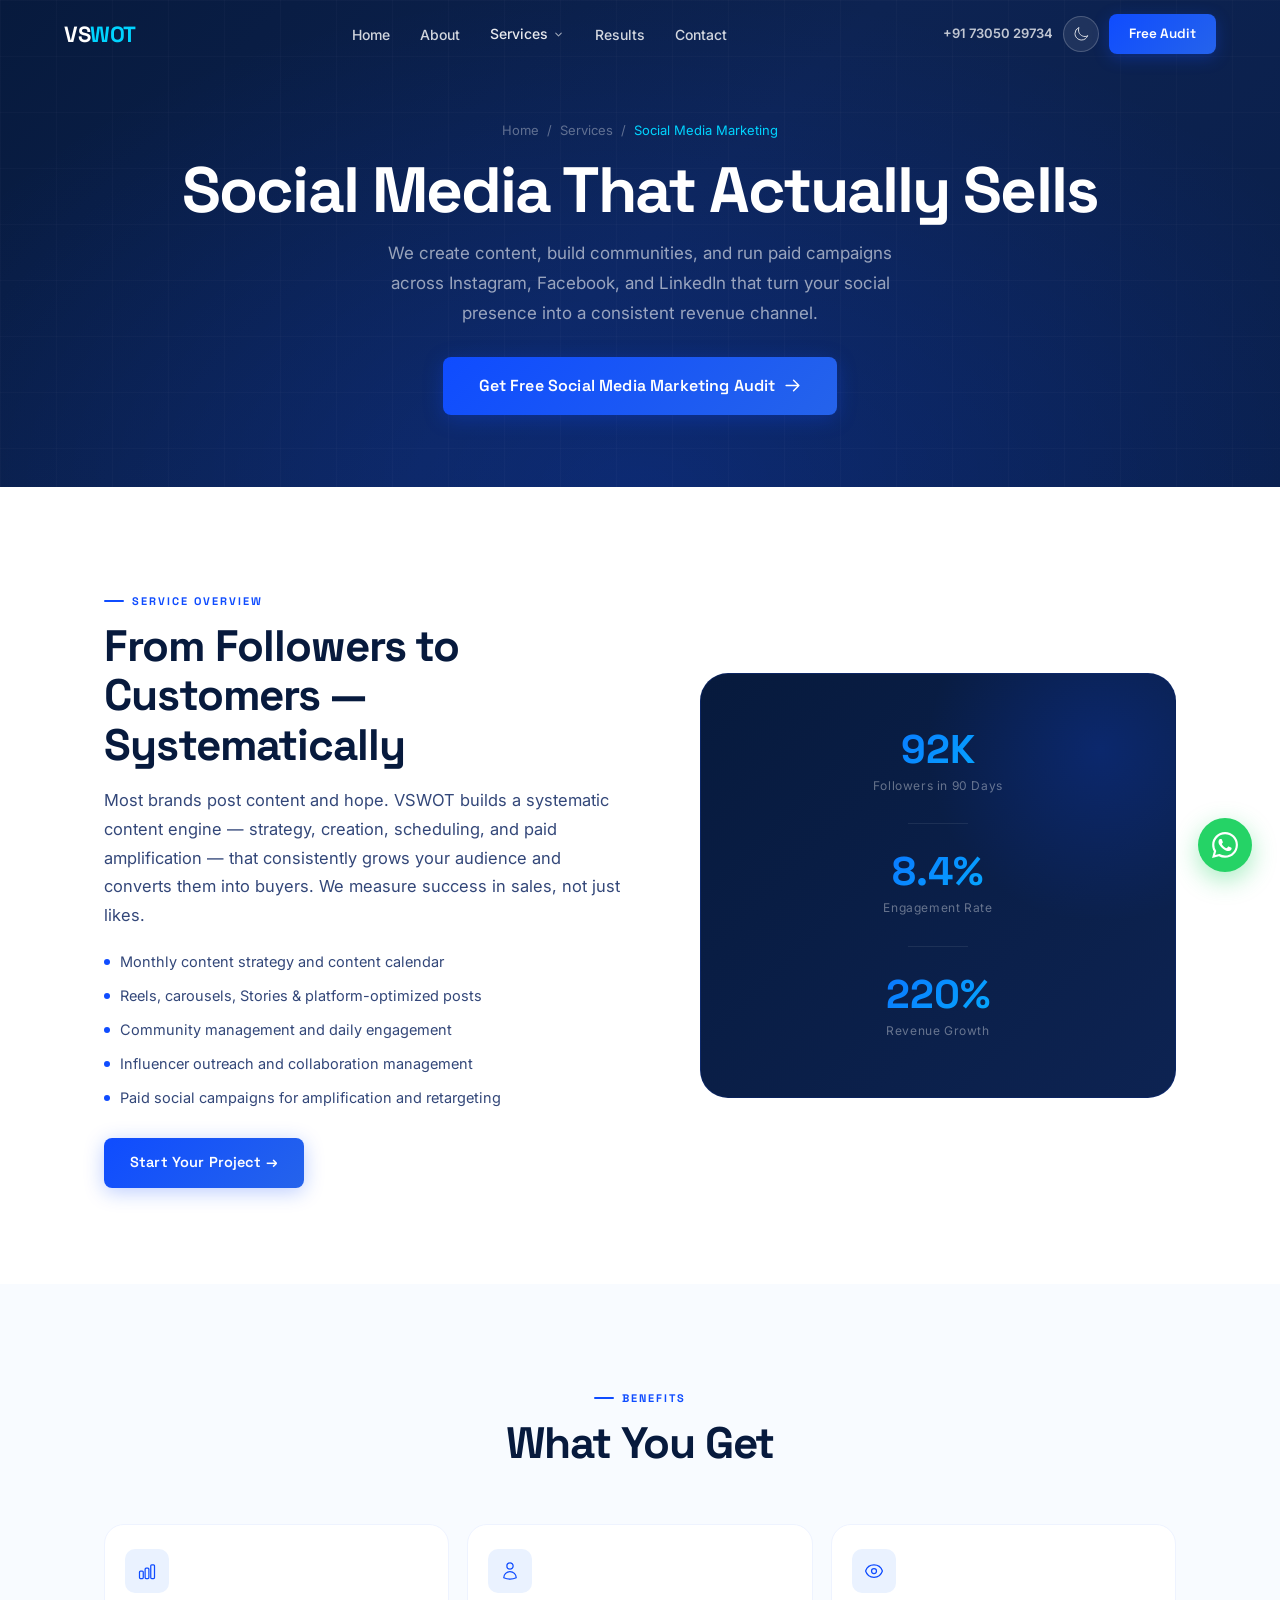
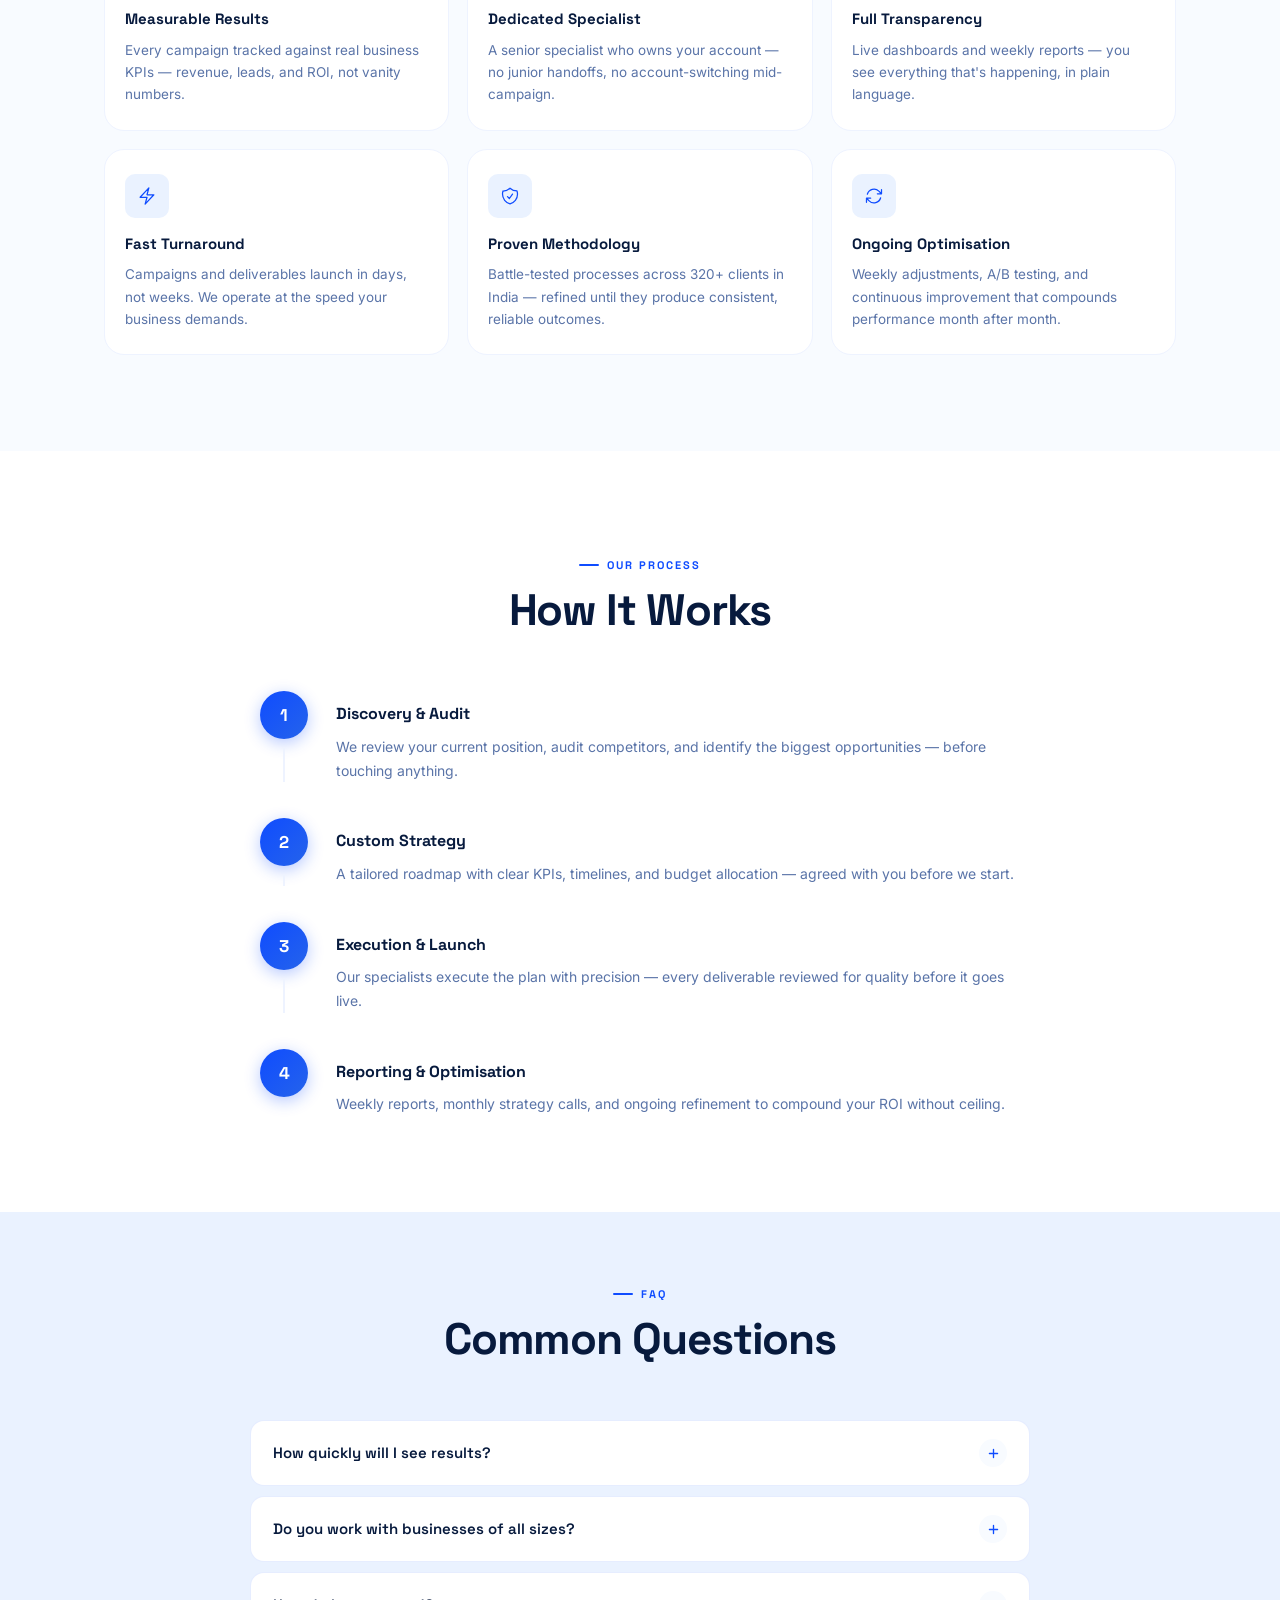
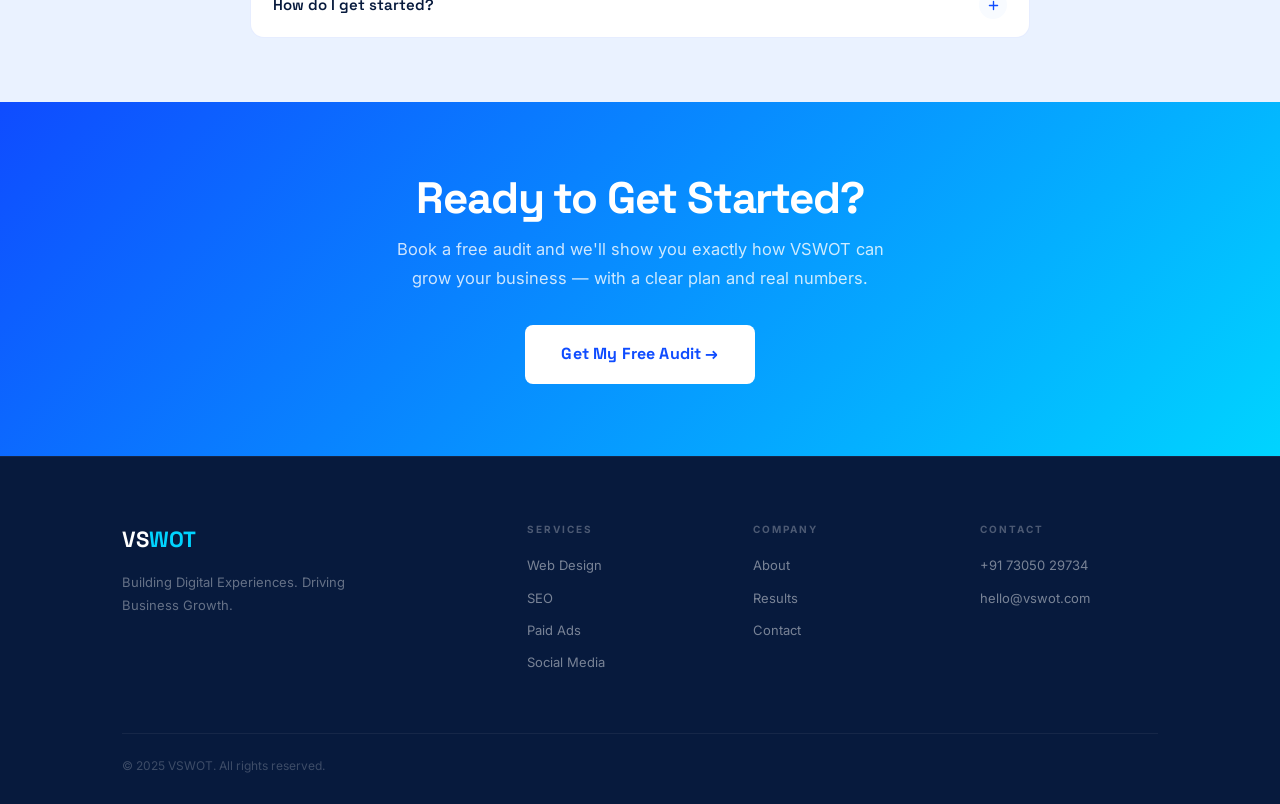
<file: services/social-media-marketing.html>
<!DOCTYPE html>
<html lang="en">
<head>
<meta charset="UTF-8"/><meta name="viewport" content="width=device-width,initial-scale=1"/>
<title>Social Media Marketing | VSWOT Coimbatore</title>
<meta name="description" content="VSWOT builds engaged social media communities that convert followers into revenue. Coimbatore social media agency — Instagram, Facebook, LinkedIn."/>
<link rel="canonical" href="https://www.vswot.com/services/social-media-marketing.html"/>
<link rel="preconnect" href="https://fonts.googleapis.com"/>
<link rel="preconnect" href="https://fonts.gstatic.com" crossorigin/>
<link href="https://fonts.googleapis.com/css2?family=Space+Grotesk:wght@600;700&family=Inter:wght@400;500;600&display=swap" rel="stylesheet"/>
<link rel="stylesheet" href="../style.css"/>
<link rel="stylesheet" href="service-pages.css"/>
<script>try{var t=localStorage.getItem("vswot-theme");if(t==="dark")document.documentElement.setAttribute("data-theme","dark")}catch(e){}</script>
</head>
<body>
<div id="scroll-bar"></div>
<nav id="navbar">
  <a href="../index.html" class="nav-logo">VS<span>WOT</span></a>
  <ul class="nav-links">
    <li><a href="../index.html">Home</a></li><li><a href="../about.html">About</a></li>
    <li class="nav-dropdown"><a href="#" style="color:rgba(255,255,255,0.9)">Services <svg xmlns="http://www.w3.org/2000/svg" viewBox="0 0 20 20" fill="currentColor" style="width:13px;height:13px;display:inline"><path fill-rule="evenodd" d="M5.23 7.21a.75.75 0 011.06.02L10 11.168l3.71-3.938a.75.75 0 111.08 1.04l-4.25 4.5a.75.75 0 01-1.08 0l-4.25-4.5a.75.75 0 01.02-1.06z" clip-rule="evenodd"/></svg></a>
      <div class="dropdown-panel">
        <a href="web-design-development.html">Web Design</a><a href="seo.html">SEO</a>
        <a href="performance-marketing.html">Performance Marketing</a><a href="social-media-marketing.html">Social Media</a>
        <a href="content-writing.html">Content Writing</a><a href="graphic-designing.html">Graphic Designing</a>
        <a href="video-editing.html">Video Editing</a>
      </div>
    </li>
    <li><a href="../success-stories.html">Results</a></li><li><a href="../contact.html">Contact</a></li>
  </ul>
  <div class="nav-cta-wrap">
    <a href="tel:+917305029734" class="nav-phone">+91 73050 29734</a>
    <button class="theme-toggle" id="themeToggle" aria-label="Toggle dark mode"><svg class="icon-moon" xmlns="http://www.w3.org/2000/svg" fill="none" viewBox="0 0 24 24" stroke-width="1.5" stroke="currentColor"><path stroke-linecap="round" stroke-linejoin="round" d="M21.752 15.002A9.718 9.718 0 0118 15.75c-5.385 0-9.75-4.365-9.75-9.75 0-1.33.266-2.597.748-3.752A9.753 9.753 0 003 11.25C3 16.635 7.365 21 12.75 21a9.753 9.753 0 009.002-5.998z"/></svg><svg class="icon-sun" xmlns="http://www.w3.org/2000/svg" fill="none" viewBox="0 0 24 24" stroke-width="1.5" stroke="currentColor"><path stroke-linecap="round" stroke-linejoin="round" d="M12 3v2.25m6.364.386l-1.591 1.591M21 12h-2.25m-.386 6.364l-1.591-1.591M12 18.75V21m-4.773-4.227l-1.591 1.591M5.25 12H3m4.227-4.773L5.636 5.636M15.75 12a3.75 3.75 0 11-7.5 0 3.75 3.75 0 017.5 0z"/></svg></button>
    <a href="../contact.html" class="nav-cta">Free Audit</a>
    <div class="hamburger" id="hamburger"><span></span><span></span><span></span></div>
  </div>
</nav>
<nav id="mobile-nav">
  <button id="mobile-close" style="position:absolute;top:22px;right:5%;background:none;border:none;cursor:pointer;padding:8px;"><svg xmlns="http://www.w3.org/2000/svg" width="24" height="24" fill="none" stroke="white" stroke-width="2" stroke-linecap="round"><line x1="18" y1="6" x2="6" y2="18"/><line x1="6" y1="6" x2="18" y2="18"/></svg></button>
  <a href="../index.html">Home</a><a href="../about.html">About</a>
  <a href="web-design-development.html">Web Design</a><a href="seo.html">SEO</a>
  <a href="performance-marketing.html">Performance Marketing</a><a href="social-media-marketing.html">Social Media</a>
  <a href="content-writing.html">Content Writing</a><a href="graphic-designing.html">Graphic Design</a><a href="video-editing.html">Video Editing</a>
  <a href="../success-stories.html">Results</a><a href="../contact.html">Contact</a>
  <a href="../contact.html" class="mobile-cta">Get Free Audit</a>
</nav>

<section class="page-hero">
  <div class="page-hero-inner">
    <div class="breadcrumb"><a href="../index.html">Home</a> / <a href="#">Services</a> / <span>Social Media Marketing</span></div>
    <h1>Social Media That Actually Sells</h1>
    <p>We create content, build communities, and run paid campaigns across Instagram, Facebook, and LinkedIn that turn your social presence into a consistent revenue channel.</p>
    <a href="../contact.html" class="btn btn-primary btn-lg">Get Free Social Media Marketing Audit
      <svg xmlns="http://www.w3.org/2000/svg" fill="none" viewBox="0 0 24 24" stroke-width="2" stroke="currentColor"><path stroke-linecap="round" stroke-linejoin="round" d="M13.5 4.5L21 12m0 0l-7.5 7.5M21 12H3"/></svg>
    </a>
  </div>
</section>

<!-- OVERVIEW -->
<section class="section-pad" style="background:var(--white)">
  <div class="container">
    <div class="svc-overview-grid">
      <div class="svc-overview-content fade-up">
        <div class="eyebrow">Service Overview</div>
        <h2>From Followers to Customers — Systematically</h2>
        <p>Most brands post content and hope. VSWOT builds a systematic content engine — strategy, creation, scheduling, and paid amplification — that consistently grows your audience and converts them into buyers. We measure success in sales, not just likes.</p>
        <div class="svc-feature-list">
          <div class="svc-feat"><div class="svc-feat-dot"></div>Monthly content strategy and content calendar</div>
          <div class="svc-feat"><div class="svc-feat-dot"></div>Reels, carousels, Stories & platform-optimized posts</div>
          <div class="svc-feat"><div class="svc-feat-dot"></div>Community management and daily engagement</div>
          <div class="svc-feat"><div class="svc-feat-dot"></div>Influencer outreach and collaboration management</div>
          <div class="svc-feat"><div class="svc-feat-dot"></div>Paid social campaigns for amplification and retargeting</div>
        </div>
        <a href="../contact.html" class="btn btn-primary" style="margin-top:28px">Start Your Project →</a>
      </div>
      <div class="svc-vis fade-up stagger-2">
        <div class="svc-vis-inner">
          <div class="svc-vis-stat"><div class="svc-vis-val">92K</div><div class="svc-vis-lbl">Followers in 90 Days</div></div>
          <div class="svc-vis-div"></div>
          <div class="svc-vis-stat"><div class="svc-vis-val">8.4%</div><div class="svc-vis-lbl">Engagement Rate</div></div>
          <div class="svc-vis-div"></div>
          <div class="svc-vis-stat"><div class="svc-vis-val">220%</div><div class="svc-vis-lbl">Revenue Growth</div></div>
        </div>
      </div>
    </div>
  </div>
</section>

<!-- BENEFITS -->
<section class="section-pad" style="background:var(--light-bg)">
  <div class="container">
    <div class="section-header fade-up"><div class="eyebrow" style="justify-content:center">Benefits</div><h2>What You Get</h2></div>
    <div class="benefits-grid">
      <div class="ben-card fade-up stagger-1"><div class="ben-icon"><svg xmlns="http://www.w3.org/2000/svg" fill="none" viewBox="0 0 24 24" stroke-width="1.5" stroke="currentColor"><path stroke-linecap="round" stroke-linejoin="round" d="M3 13.125C3 12.504 3.504 12 4.125 12h2.25c.621 0 1.125.504 1.125 1.125v6.75C7.5 20.496 6.996 21 6.375 21h-2.25A1.125 1.125 0 013 19.875v-6.75zm6.75-3.375c0-.621.504-1.125 1.125-1.125h2.25c.621 0 1.125.504 1.125 1.125v10.125c0 .621-.504 1.125-1.125 1.125h-2.25A1.125 1.125 0 019.75 19.875V9.75zm6.75-4.125c0-.621.504-1.125 1.125-1.125h2.25c.621 0 1.125.504 1.125 1.125v14.25c0 .621-.504 1.125-1.125 1.125h-2.25a1.125 1.125 0 01-1.125-1.125V5.625z"/></svg></div><div class="ben-title">Measurable Results</div><div class="ben-desc">Every campaign tracked against real business KPIs — revenue, leads, and ROI, not vanity numbers.</div></div>
      <div class="ben-card fade-up stagger-2"><div class="ben-icon"><svg xmlns="http://www.w3.org/2000/svg" fill="none" viewBox="0 0 24 24" stroke-width="1.5" stroke="currentColor"><path stroke-linecap="round" stroke-linejoin="round" d="M15.75 6a3.75 3.75 0 11-7.5 0 3.75 3.75 0 017.5 0zM4.501 20.118a7.5 7.5 0 0114.998 0A17.933 17.933 0 0112 21.75c-2.676 0-5.216-.584-7.499-1.632z"/></svg></div><div class="ben-title">Dedicated Specialist</div><div class="ben-desc">A senior specialist who owns your account — no junior handoffs, no account-switching mid-campaign.</div></div>
      <div class="ben-card fade-up stagger-3"><div class="ben-icon"><svg xmlns="http://www.w3.org/2000/svg" fill="none" viewBox="0 0 24 24" stroke-width="1.5" stroke="currentColor"><path stroke-linecap="round" stroke-linejoin="round" d="M2.036 12.322a1.012 1.012 0 010-.639C3.423 7.51 7.36 4.5 12 4.5c4.638 0 8.573 3.007 9.963 7.178.07.207.07.431 0 .639C20.577 16.49 16.64 19.5 12 19.5c-4.638 0-8.573-3.007-9.963-7.178z"/><path stroke-linecap="round" stroke-linejoin="round" d="M15 12a3 3 0 11-6 0 3 3 0 016 0z"/></svg></div><div class="ben-title">Full Transparency</div><div class="ben-desc">Live dashboards and weekly reports — you see everything that's happening, in plain language.</div></div>
      <div class="ben-card fade-up stagger-4"><div class="ben-icon"><svg xmlns="http://www.w3.org/2000/svg" fill="none" viewBox="0 0 24 24" stroke-width="1.5" stroke="currentColor"><path stroke-linecap="round" stroke-linejoin="round" d="M3.75 13.5l10.5-11.25L12 10.5h8.25L9.75 21.75 12 13.5H3.75z"/></svg></div><div class="ben-title">Fast Turnaround</div><div class="ben-desc">Campaigns and deliverables launch in days, not weeks. We operate at the speed your business demands.</div></div>
      <div class="ben-card fade-up stagger-5"><div class="ben-icon"><svg xmlns="http://www.w3.org/2000/svg" fill="none" viewBox="0 0 24 24" stroke-width="1.5" stroke="currentColor"><path stroke-linecap="round" stroke-linejoin="round" d="M9 12.75L11.25 15 15 9.75m-3-7.036A11.959 11.959 0 013.598 6 11.99 11.99 0 003 9.749c0 5.592 3.824 10.29 9 11.623 5.176-1.332 9-6.03 9-11.622 0-1.31-.21-2.571-.598-3.751h-.152c-3.196 0-6.1-1.248-8.25-3.285z"/></svg></div><div class="ben-title">Proven Methodology</div><div class="ben-desc">Battle-tested processes across 320+ clients in India — refined until they produce consistent, reliable outcomes.</div></div>
      <div class="ben-card fade-up stagger-6"><div class="ben-icon"><svg xmlns="http://www.w3.org/2000/svg" fill="none" viewBox="0 0 24 24" stroke-width="1.5" stroke="currentColor"><path stroke-linecap="round" stroke-linejoin="round" d="M16.023 9.348h4.992v-.001M2.985 19.644v-4.992m0 0h4.992m-4.993 0l3.181 3.183a8.25 8.25 0 0013.803-3.7M4.031 9.865a8.25 8.25 0 0113.803-3.7l3.181 3.182m0-4.991v4.99"/></svg></div><div class="ben-title">Ongoing Optimisation</div><div class="ben-desc">Weekly adjustments, A/B testing, and continuous improvement that compounds performance month after month.</div></div>
    </div>
  </div>
</section>

<!-- PROCESS -->
<section class="section-pad" style="background:var(--white)">
  <div class="container">
    <div class="section-header fade-up"><div class="eyebrow" style="justify-content:center">Our Process</div><h2>How It Works</h2></div>
    <div class="svc-process-list" style="margin-top:48px">
      <div class="svc-proc-step fade-up"><div class="svc-proc-step-left"><div class="svc-proc-num">1</div><div class="svc-proc-line"></div></div><div class="svc-proc-content"><h4>Discovery & Audit</h4><p>We review your current position, audit competitors, and identify the biggest opportunities — before touching anything.</p></div></div>
      <div class="svc-proc-step fade-up"><div class="svc-proc-step-left"><div class="svc-proc-num">2</div><div class="svc-proc-line"></div></div><div class="svc-proc-content"><h4>Custom Strategy</h4><p>A tailored roadmap with clear KPIs, timelines, and budget allocation — agreed with you before we start.</p></div></div>
      <div class="svc-proc-step fade-up"><div class="svc-proc-step-left"><div class="svc-proc-num">3</div><div class="svc-proc-line"></div></div><div class="svc-proc-content"><h4>Execution & Launch</h4><p>Our specialists execute the plan with precision — every deliverable reviewed for quality before it goes live.</p></div></div>
      <div class="svc-proc-step fade-up"><div class="svc-proc-step-left"><div class="svc-proc-num">4</div><div class="svc-proc-line"></div></div><div class="svc-proc-content"><h4>Reporting & Optimisation</h4><p>Weekly reports, monthly strategy calls, and ongoing refinement to compound your ROI without ceiling.</p></div></div>
    </div>
  </div>
</section>

<!-- FAQ -->
<section class="faq-section section-pad-sm">
  <div class="container">
    <div class="section-header fade-up"><div class="eyebrow" style="justify-content:center">FAQ</div><h2>Common Questions</h2></div>
    <div class="faq-list">
      <div class="faq-item fade-up"><div class="faq-q"><span>How quickly will I see results?</span><div class="faq-icon"><svg xmlns="http://www.w3.org/2000/svg" fill="none" viewBox="0 0 24 24" stroke-width="2.5" stroke="currentColor"><path stroke-linecap="round" stroke-linejoin="round" d="M12 4.5v15m7.5-7.5h-15"/></svg></div></div><div class="faq-a"><p>Timelines depend on the service and your current position. We set clear milestones upfront — and we report honestly on progress every single week so there are never any surprises.</p></div></div>
      <div class="faq-item fade-up"><div class="faq-q"><span>Do you work with businesses of all sizes?</span><div class="faq-icon"><svg xmlns="http://www.w3.org/2000/svg" fill="none" viewBox="0 0 24 24" stroke-width="2.5" stroke="currentColor"><path stroke-linecap="round" stroke-linejoin="round" d="M12 4.5v15m7.5-7.5h-15"/></svg></div></div><div class="faq-a"><p>Yes — from early-stage startups to established enterprises. What matters is that you're serious about growth. We scale our approach to fit your budget and ambitions.</p></div></div>
      <div class="faq-item fade-up"><div class="faq-q"><span>How do I get started?</span><div class="faq-icon"><svg xmlns="http://www.w3.org/2000/svg" fill="none" viewBox="0 0 24 24" stroke-width="2.5" stroke="currentColor"><path stroke-linecap="round" stroke-linejoin="round" d="M12 4.5v15m7.5-7.5h-15"/></svg></div></div><div class="faq-a"><p>Book a free 30-minute consultation via our contact form or call +91 73050 29734. We'll review your situation, discuss your goals, and put together a clear proposal — no pressure, no obligation.</p></div></div>
    </div>
  </div>
</section>

<!-- CTA -->
<div class="svc-cta-band">
  <h2>Ready to Get Started?</h2>
  <p>Book a free audit and we'll show you exactly how VSWOT can grow your business — with a clear plan and real numbers.</p>
  <a href="../contact.html" class="btn btn-lg">Get My Free Audit →</a>
</div>

<footer class="footer"><div class="container"><div class="footer-grid"><div><a href="../index.html" class="footer-logo">VS<span>WOT</span></a><p class="footer-desc">Building Digital Experiences. Driving Business Growth.</p></div><div class="footer-col"><div class="footer-col-title">Services</div><a href="web-design-development.html">Web Design</a><a href="seo.html">SEO</a><a href="performance-marketing.html">Paid Ads</a><a href="social-media-marketing.html">Social Media</a></div><div class="footer-col"><div class="footer-col-title">Company</div><a href="../about.html">About</a><a href="../success-stories.html">Results</a><a href="../contact.html">Contact</a></div><div class="footer-col"><div class="footer-col-title">Contact</div><a href="tel:+917305029734">+91 73050 29734</a><a href="mailto:hello@vswot.com">hello@vswot.com</a></div></div><div class="footer-bottom"><span class="footer-copy">© 2025 VSWOT. All rights reserved.</span></div></div></footer>
<a href="https://wa.me/917305029734" class="floating-wa" target="_blank" rel="noopener" aria-label="WhatsApp"><svg xmlns="http://www.w3.org/2000/svg" viewBox="0 0 24 24" fill="currentColor"><path d="M17.472 14.382c-.297-.149-1.758-.867-2.03-.967-.273-.099-.471-.148-.67.15-.197.297-.767.966-.94 1.164-.173.199-.347.223-.644.075-.297-.15-1.255-.463-2.39-1.475-.883-.788-1.48-1.761-1.653-2.059-.173-.297-.018-.458.13-.606.134-.133.298-.347.446-.52.149-.174.198-.298.298-.497.099-.198.05-.371-.025-.52-.075-.149-.669-1.612-.916-2.207-.242-.579-.487-.5-.669-.51-.173-.008-.371-.01-.57-.01-.198 0-.52.074-.792.372-.272.297-1.04 1.016-1.04 2.479 0 1.462 1.065 2.875 1.213 3.074.149.198 2.096 3.2 5.077 4.487.709.306 1.262.489 1.694.625.712.227 1.36.195 1.871.118.571-.085 1.758-.719 2.006-1.413.248-.694.248-1.289.173-1.413-.074-.124-.272-.198-.57-.347m-5.421 7.403h-.004a9.87 9.87 0 01-5.031-1.378l-.361-.214-3.741.982.998-3.648-.235-.374a9.86 9.86 0 01-1.51-5.26c.001-5.45 4.436-9.884 9.888-9.884 2.64 0 5.122 1.03 6.988 2.898a9.825 9.825 0 012.893 6.994c-.003 5.45-4.437 9.884-9.885 9.884m8.413-18.297A11.815 11.815 0 0012.05 0C5.495 0 .16 5.335.157 11.892c0 2.096.547 4.142 1.588 5.945L.057 24l6.305-1.654a11.882 11.882 0 005.683 1.448h.005c6.554 0 11.89-5.335 11.893-11.893a11.821 11.821 0 00-3.48-8.413z"/></svg></a>
<div class="sticky-mobile-cta"><a href="../contact.html">Get Free Audit — Book a Call</a></div>
<script src="../script.js" defer></script>
</body></html>
</file>
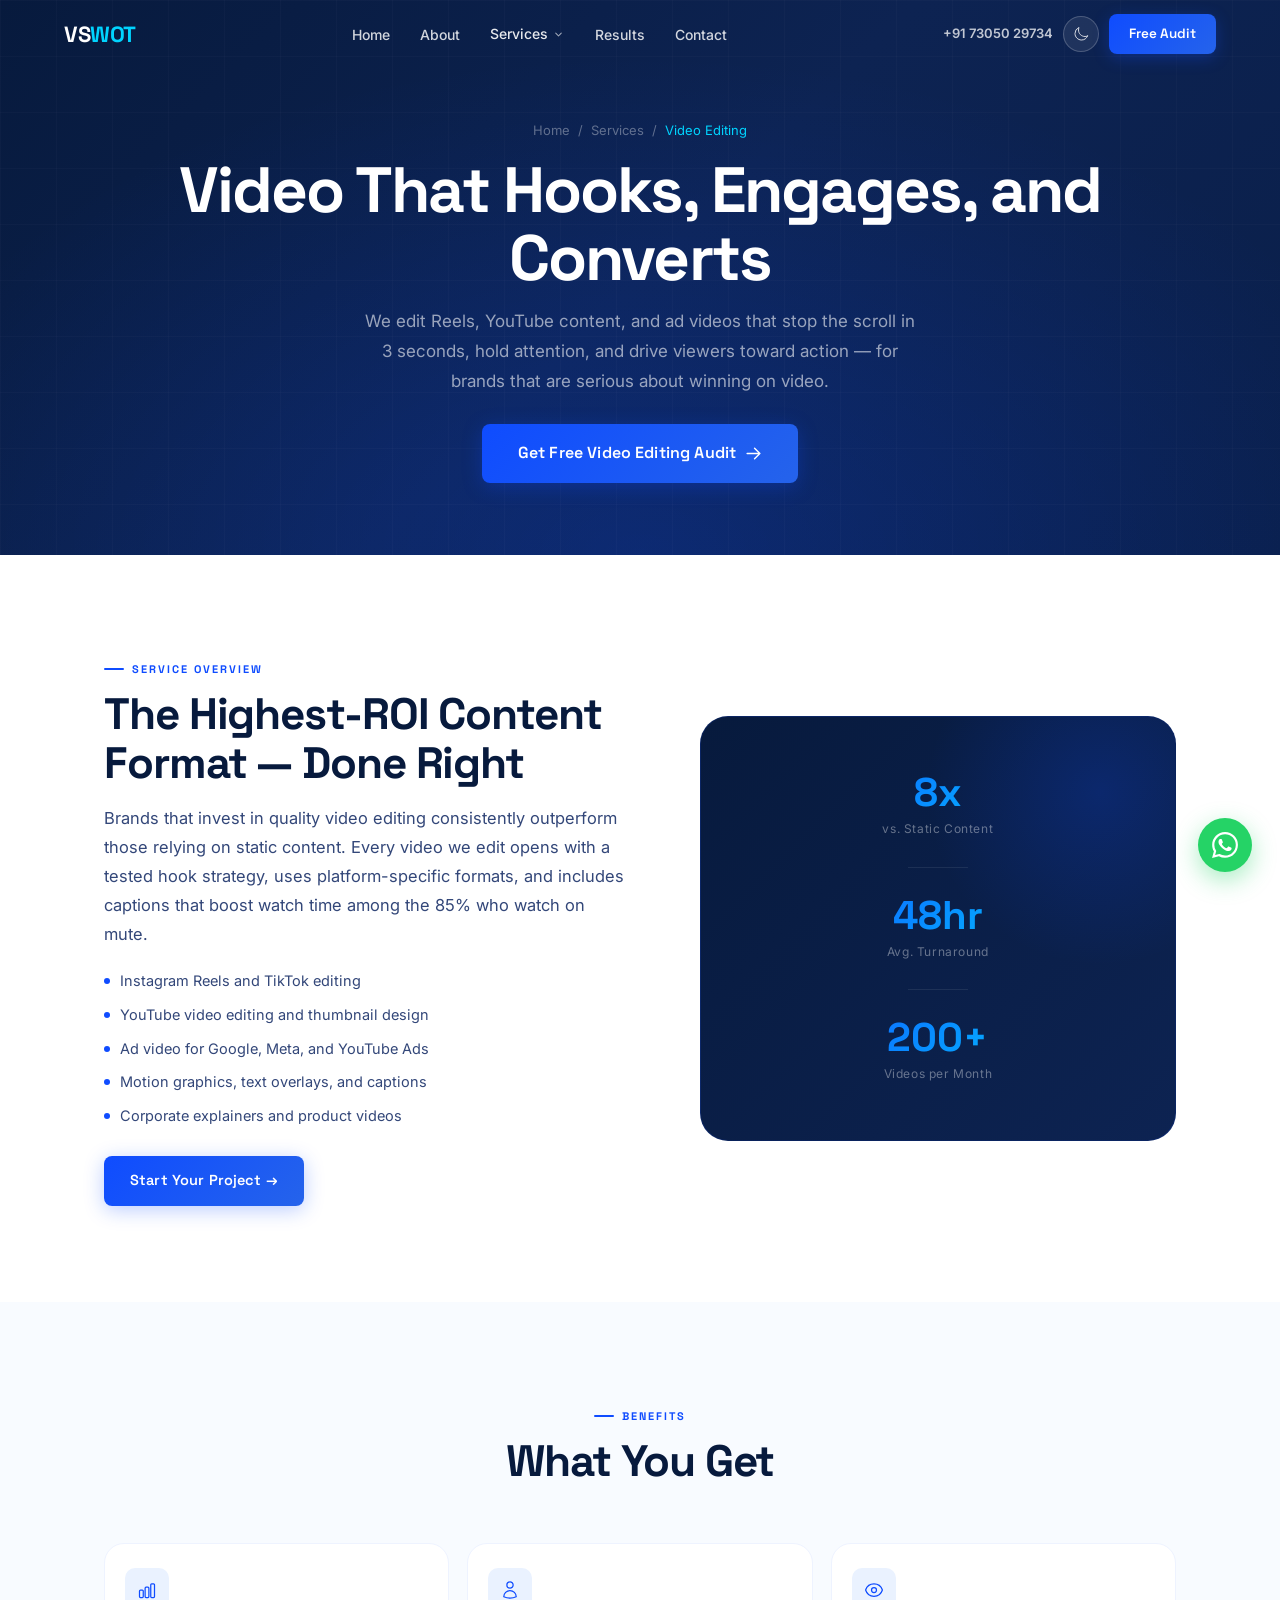
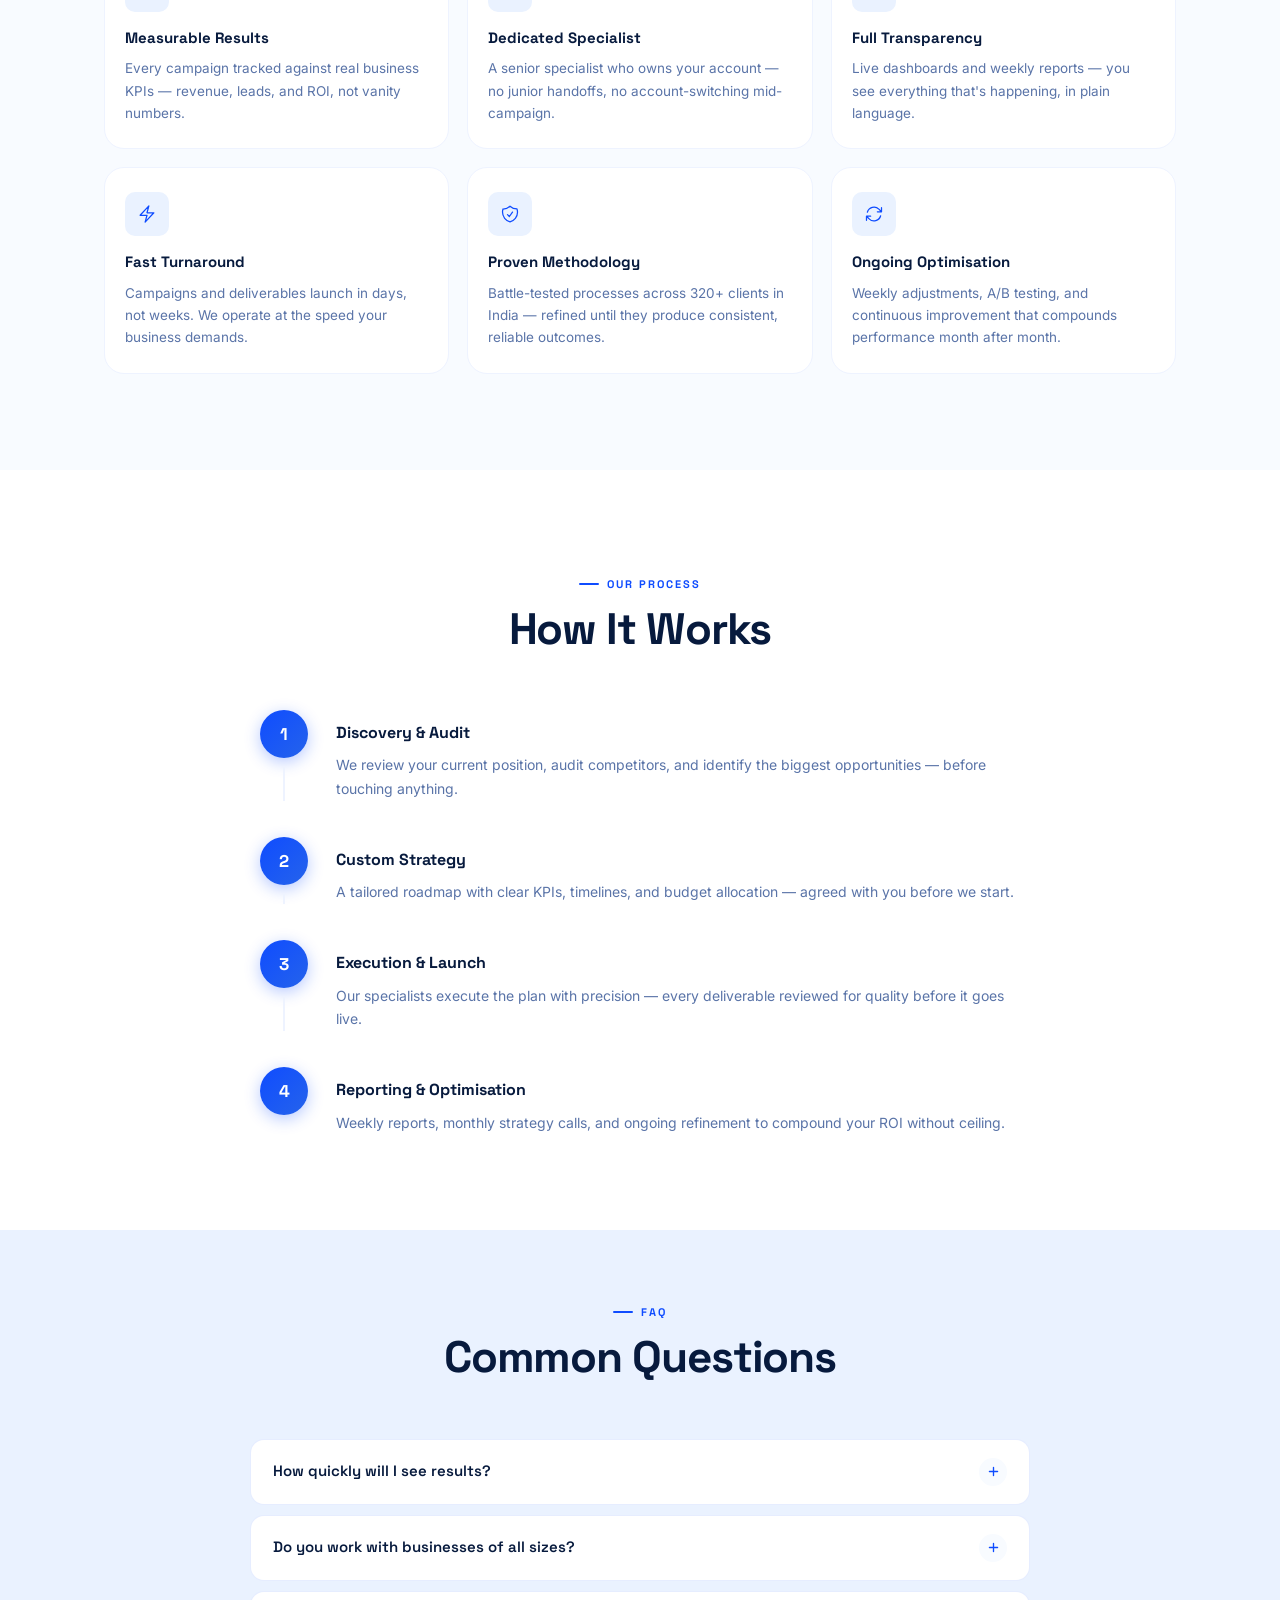
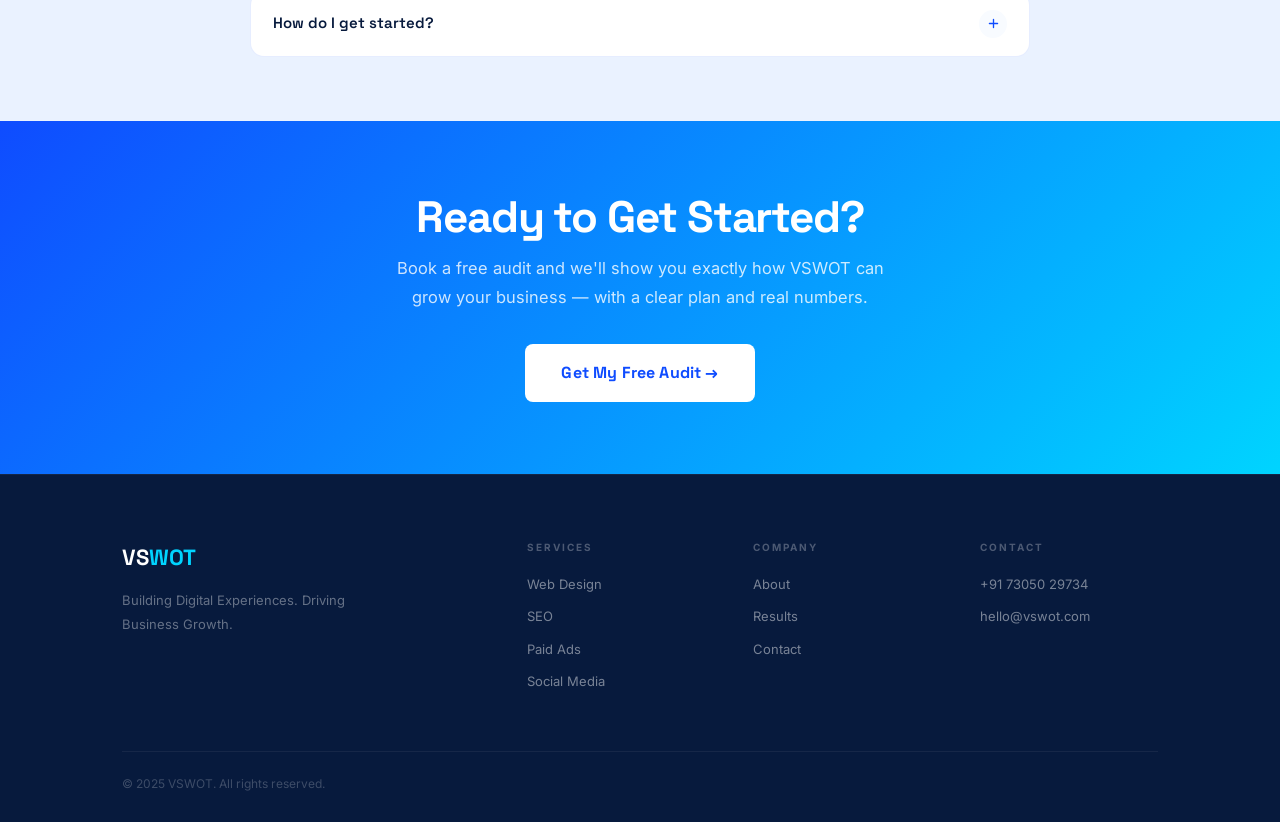
<file: services/video-editing.html>
<!DOCTYPE html>
<html lang="en">
<head>
<meta charset="UTF-8"/><meta name="viewport" content="width=device-width,initial-scale=1"/>
<title>Video Editing | VSWOT Coimbatore</title>
<meta name="description" content="VSWOT edits Reels, YouTube videos, and ad content that hooks viewers and drives conversions. Professional video editing for businesses in Coimbatore."/>
<link rel="canonical" href="https://www.vswot.com/services/video-editing.html"/>
<link rel="preconnect" href="https://fonts.googleapis.com"/>
<link rel="preconnect" href="https://fonts.gstatic.com" crossorigin/>
<link href="https://fonts.googleapis.com/css2?family=Space+Grotesk:wght@600;700&family=Inter:wght@400;500;600&display=swap" rel="stylesheet"/>
<link rel="stylesheet" href="../style.css"/>
<link rel="stylesheet" href="service-pages.css"/>
<script>try{var t=localStorage.getItem("vswot-theme");if(t==="dark")document.documentElement.setAttribute("data-theme","dark")}catch(e){}</script>
</head>
<body>
<div id="scroll-bar"></div>
<nav id="navbar">
  <a href="../index.html" class="nav-logo">VS<span>WOT</span></a>
  <ul class="nav-links">
    <li><a href="../index.html">Home</a></li><li><a href="../about.html">About</a></li>
    <li class="nav-dropdown"><a href="#" style="color:rgba(255,255,255,0.9)">Services <svg xmlns="http://www.w3.org/2000/svg" viewBox="0 0 20 20" fill="currentColor" style="width:13px;height:13px;display:inline"><path fill-rule="evenodd" d="M5.23 7.21a.75.75 0 011.06.02L10 11.168l3.71-3.938a.75.75 0 111.08 1.04l-4.25 4.5a.75.75 0 01-1.08 0l-4.25-4.5a.75.75 0 01.02-1.06z" clip-rule="evenodd"/></svg></a>
      <div class="dropdown-panel">
        <a href="web-design-development.html">Web Design</a><a href="seo.html">SEO</a>
        <a href="performance-marketing.html">Performance Marketing</a><a href="social-media-marketing.html">Social Media</a>
        <a href="content-writing.html">Content Writing</a><a href="graphic-designing.html">Graphic Designing</a>
        <a href="video-editing.html">Video Editing</a>
      </div>
    </li>
    <li><a href="../success-stories.html">Results</a></li><li><a href="../contact.html">Contact</a></li>
  </ul>
  <div class="nav-cta-wrap">
    <a href="tel:+917305029734" class="nav-phone">+91 73050 29734</a>
    <button class="theme-toggle" id="themeToggle" aria-label="Toggle dark mode"><svg class="icon-moon" xmlns="http://www.w3.org/2000/svg" fill="none" viewBox="0 0 24 24" stroke-width="1.5" stroke="currentColor"><path stroke-linecap="round" stroke-linejoin="round" d="M21.752 15.002A9.718 9.718 0 0118 15.75c-5.385 0-9.75-4.365-9.75-9.75 0-1.33.266-2.597.748-3.752A9.753 9.753 0 003 11.25C3 16.635 7.365 21 12.75 21a9.753 9.753 0 009.002-5.998z"/></svg><svg class="icon-sun" xmlns="http://www.w3.org/2000/svg" fill="none" viewBox="0 0 24 24" stroke-width="1.5" stroke="currentColor"><path stroke-linecap="round" stroke-linejoin="round" d="M12 3v2.25m6.364.386l-1.591 1.591M21 12h-2.25m-.386 6.364l-1.591-1.591M12 18.75V21m-4.773-4.227l-1.591 1.591M5.25 12H3m4.227-4.773L5.636 5.636M15.75 12a3.75 3.75 0 11-7.5 0 3.75 3.75 0 017.5 0z"/></svg></button>
    <a href="../contact.html" class="nav-cta">Free Audit</a>
    <div class="hamburger" id="hamburger"><span></span><span></span><span></span></div>
  </div>
</nav>
<nav id="mobile-nav">
  <button id="mobile-close" style="position:absolute;top:22px;right:5%;background:none;border:none;cursor:pointer;padding:8px;"><svg xmlns="http://www.w3.org/2000/svg" width="24" height="24" fill="none" stroke="white" stroke-width="2" stroke-linecap="round"><line x1="18" y1="6" x2="6" y2="18"/><line x1="6" y1="6" x2="18" y2="18"/></svg></button>
  <a href="../index.html">Home</a><a href="../about.html">About</a>
  <a href="web-design-development.html">Web Design</a><a href="seo.html">SEO</a>
  <a href="performance-marketing.html">Performance Marketing</a><a href="social-media-marketing.html">Social Media</a>
  <a href="content-writing.html">Content Writing</a><a href="graphic-designing.html">Graphic Design</a><a href="video-editing.html">Video Editing</a>
  <a href="../success-stories.html">Results</a><a href="../contact.html">Contact</a>
  <a href="../contact.html" class="mobile-cta">Get Free Audit</a>
</nav>

<section class="page-hero">
  <div class="page-hero-inner">
    <div class="breadcrumb"><a href="../index.html">Home</a> / <a href="#">Services</a> / <span>Video Editing</span></div>
    <h1>Video That Hooks, Engages, and Converts</h1>
    <p>We edit Reels, YouTube content, and ad videos that stop the scroll in 3 seconds, hold attention, and drive viewers toward action — for brands that are serious about winning on video.</p>
    <a href="../contact.html" class="btn btn-primary btn-lg">Get Free Video Editing Audit
      <svg xmlns="http://www.w3.org/2000/svg" fill="none" viewBox="0 0 24 24" stroke-width="2" stroke="currentColor"><path stroke-linecap="round" stroke-linejoin="round" d="M13.5 4.5L21 12m0 0l-7.5 7.5M21 12H3"/></svg>
    </a>
  </div>
</section>

<!-- OVERVIEW -->
<section class="section-pad" style="background:var(--white)">
  <div class="container">
    <div class="svc-overview-grid">
      <div class="svc-overview-content fade-up">
        <div class="eyebrow">Service Overview</div>
        <h2>The Highest-ROI Content Format — Done Right</h2>
        <p>Brands that invest in quality video editing consistently outperform those relying on static content. Every video we edit opens with a tested hook strategy, uses platform-specific formats, and includes captions that boost watch time among the 85% who watch on mute.</p>
        <div class="svc-feature-list">
          <div class="svc-feat"><div class="svc-feat-dot"></div>Instagram Reels and TikTok editing</div>
          <div class="svc-feat"><div class="svc-feat-dot"></div>YouTube video editing and thumbnail design</div>
          <div class="svc-feat"><div class="svc-feat-dot"></div>Ad video for Google, Meta, and YouTube Ads</div>
          <div class="svc-feat"><div class="svc-feat-dot"></div>Motion graphics, text overlays, and captions</div>
          <div class="svc-feat"><div class="svc-feat-dot"></div>Corporate explainers and product videos</div>
        </div>
        <a href="../contact.html" class="btn btn-primary" style="margin-top:28px">Start Your Project →</a>
      </div>
      <div class="svc-vis fade-up stagger-2">
        <div class="svc-vis-inner">
          <div class="svc-vis-stat"><div class="svc-vis-val">8x</div><div class="svc-vis-lbl">vs. Static Content</div></div>
          <div class="svc-vis-div"></div>
          <div class="svc-vis-stat"><div class="svc-vis-val">48hr</div><div class="svc-vis-lbl">Avg. Turnaround</div></div>
          <div class="svc-vis-div"></div>
          <div class="svc-vis-stat"><div class="svc-vis-val">200+</div><div class="svc-vis-lbl">Videos per Month</div></div>
        </div>
      </div>
    </div>
  </div>
</section>

<!-- BENEFITS -->
<section class="section-pad" style="background:var(--light-bg)">
  <div class="container">
    <div class="section-header fade-up"><div class="eyebrow" style="justify-content:center">Benefits</div><h2>What You Get</h2></div>
    <div class="benefits-grid">
      <div class="ben-card fade-up stagger-1"><div class="ben-icon"><svg xmlns="http://www.w3.org/2000/svg" fill="none" viewBox="0 0 24 24" stroke-width="1.5" stroke="currentColor"><path stroke-linecap="round" stroke-linejoin="round" d="M3 13.125C3 12.504 3.504 12 4.125 12h2.25c.621 0 1.125.504 1.125 1.125v6.75C7.5 20.496 6.996 21 6.375 21h-2.25A1.125 1.125 0 013 19.875v-6.75zm6.75-3.375c0-.621.504-1.125 1.125-1.125h2.25c.621 0 1.125.504 1.125 1.125v10.125c0 .621-.504 1.125-1.125 1.125h-2.25A1.125 1.125 0 019.75 19.875V9.75zm6.75-4.125c0-.621.504-1.125 1.125-1.125h2.25c.621 0 1.125.504 1.125 1.125v14.25c0 .621-.504 1.125-1.125 1.125h-2.25a1.125 1.125 0 01-1.125-1.125V5.625z"/></svg></div><div class="ben-title">Measurable Results</div><div class="ben-desc">Every campaign tracked against real business KPIs — revenue, leads, and ROI, not vanity numbers.</div></div>
      <div class="ben-card fade-up stagger-2"><div class="ben-icon"><svg xmlns="http://www.w3.org/2000/svg" fill="none" viewBox="0 0 24 24" stroke-width="1.5" stroke="currentColor"><path stroke-linecap="round" stroke-linejoin="round" d="M15.75 6a3.75 3.75 0 11-7.5 0 3.75 3.75 0 017.5 0zM4.501 20.118a7.5 7.5 0 0114.998 0A17.933 17.933 0 0112 21.75c-2.676 0-5.216-.584-7.499-1.632z"/></svg></div><div class="ben-title">Dedicated Specialist</div><div class="ben-desc">A senior specialist who owns your account — no junior handoffs, no account-switching mid-campaign.</div></div>
      <div class="ben-card fade-up stagger-3"><div class="ben-icon"><svg xmlns="http://www.w3.org/2000/svg" fill="none" viewBox="0 0 24 24" stroke-width="1.5" stroke="currentColor"><path stroke-linecap="round" stroke-linejoin="round" d="M2.036 12.322a1.012 1.012 0 010-.639C3.423 7.51 7.36 4.5 12 4.5c4.638 0 8.573 3.007 9.963 7.178.07.207.07.431 0 .639C20.577 16.49 16.64 19.5 12 19.5c-4.638 0-8.573-3.007-9.963-7.178z"/><path stroke-linecap="round" stroke-linejoin="round" d="M15 12a3 3 0 11-6 0 3 3 0 016 0z"/></svg></div><div class="ben-title">Full Transparency</div><div class="ben-desc">Live dashboards and weekly reports — you see everything that's happening, in plain language.</div></div>
      <div class="ben-card fade-up stagger-4"><div class="ben-icon"><svg xmlns="http://www.w3.org/2000/svg" fill="none" viewBox="0 0 24 24" stroke-width="1.5" stroke="currentColor"><path stroke-linecap="round" stroke-linejoin="round" d="M3.75 13.5l10.5-11.25L12 10.5h8.25L9.75 21.75 12 13.5H3.75z"/></svg></div><div class="ben-title">Fast Turnaround</div><div class="ben-desc">Campaigns and deliverables launch in days, not weeks. We operate at the speed your business demands.</div></div>
      <div class="ben-card fade-up stagger-5"><div class="ben-icon"><svg xmlns="http://www.w3.org/2000/svg" fill="none" viewBox="0 0 24 24" stroke-width="1.5" stroke="currentColor"><path stroke-linecap="round" stroke-linejoin="round" d="M9 12.75L11.25 15 15 9.75m-3-7.036A11.959 11.959 0 013.598 6 11.99 11.99 0 003 9.749c0 5.592 3.824 10.29 9 11.623 5.176-1.332 9-6.03 9-11.622 0-1.31-.21-2.571-.598-3.751h-.152c-3.196 0-6.1-1.248-8.25-3.285z"/></svg></div><div class="ben-title">Proven Methodology</div><div class="ben-desc">Battle-tested processes across 320+ clients in India — refined until they produce consistent, reliable outcomes.</div></div>
      <div class="ben-card fade-up stagger-6"><div class="ben-icon"><svg xmlns="http://www.w3.org/2000/svg" fill="none" viewBox="0 0 24 24" stroke-width="1.5" stroke="currentColor"><path stroke-linecap="round" stroke-linejoin="round" d="M16.023 9.348h4.992v-.001M2.985 19.644v-4.992m0 0h4.992m-4.993 0l3.181 3.183a8.25 8.25 0 0013.803-3.7M4.031 9.865a8.25 8.25 0 0113.803-3.7l3.181 3.182m0-4.991v4.99"/></svg></div><div class="ben-title">Ongoing Optimisation</div><div class="ben-desc">Weekly adjustments, A/B testing, and continuous improvement that compounds performance month after month.</div></div>
    </div>
  </div>
</section>

<!-- PROCESS -->
<section class="section-pad" style="background:var(--white)">
  <div class="container">
    <div class="section-header fade-up"><div class="eyebrow" style="justify-content:center">Our Process</div><h2>How It Works</h2></div>
    <div class="svc-process-list" style="margin-top:48px">
      <div class="svc-proc-step fade-up"><div class="svc-proc-step-left"><div class="svc-proc-num">1</div><div class="svc-proc-line"></div></div><div class="svc-proc-content"><h4>Discovery & Audit</h4><p>We review your current position, audit competitors, and identify the biggest opportunities — before touching anything.</p></div></div>
      <div class="svc-proc-step fade-up"><div class="svc-proc-step-left"><div class="svc-proc-num">2</div><div class="svc-proc-line"></div></div><div class="svc-proc-content"><h4>Custom Strategy</h4><p>A tailored roadmap with clear KPIs, timelines, and budget allocation — agreed with you before we start.</p></div></div>
      <div class="svc-proc-step fade-up"><div class="svc-proc-step-left"><div class="svc-proc-num">3</div><div class="svc-proc-line"></div></div><div class="svc-proc-content"><h4>Execution & Launch</h4><p>Our specialists execute the plan with precision — every deliverable reviewed for quality before it goes live.</p></div></div>
      <div class="svc-proc-step fade-up"><div class="svc-proc-step-left"><div class="svc-proc-num">4</div><div class="svc-proc-line"></div></div><div class="svc-proc-content"><h4>Reporting & Optimisation</h4><p>Weekly reports, monthly strategy calls, and ongoing refinement to compound your ROI without ceiling.</p></div></div>
    </div>
  </div>
</section>

<!-- FAQ -->
<section class="faq-section section-pad-sm">
  <div class="container">
    <div class="section-header fade-up"><div class="eyebrow" style="justify-content:center">FAQ</div><h2>Common Questions</h2></div>
    <div class="faq-list">
      <div class="faq-item fade-up"><div class="faq-q"><span>How quickly will I see results?</span><div class="faq-icon"><svg xmlns="http://www.w3.org/2000/svg" fill="none" viewBox="0 0 24 24" stroke-width="2.5" stroke="currentColor"><path stroke-linecap="round" stroke-linejoin="round" d="M12 4.5v15m7.5-7.5h-15"/></svg></div></div><div class="faq-a"><p>Timelines depend on the service and your current position. We set clear milestones upfront — and we report honestly on progress every single week so there are never any surprises.</p></div></div>
      <div class="faq-item fade-up"><div class="faq-q"><span>Do you work with businesses of all sizes?</span><div class="faq-icon"><svg xmlns="http://www.w3.org/2000/svg" fill="none" viewBox="0 0 24 24" stroke-width="2.5" stroke="currentColor"><path stroke-linecap="round" stroke-linejoin="round" d="M12 4.5v15m7.5-7.5h-15"/></svg></div></div><div class="faq-a"><p>Yes — from early-stage startups to established enterprises. What matters is that you're serious about growth. We scale our approach to fit your budget and ambitions.</p></div></div>
      <div class="faq-item fade-up"><div class="faq-q"><span>How do I get started?</span><div class="faq-icon"><svg xmlns="http://www.w3.org/2000/svg" fill="none" viewBox="0 0 24 24" stroke-width="2.5" stroke="currentColor"><path stroke-linecap="round" stroke-linejoin="round" d="M12 4.5v15m7.5-7.5h-15"/></svg></div></div><div class="faq-a"><p>Book a free 30-minute consultation via our contact form or call +91 73050 29734. We'll review your situation, discuss your goals, and put together a clear proposal — no pressure, no obligation.</p></div></div>
    </div>
  </div>
</section>

<!-- CTA -->
<div class="svc-cta-band">
  <h2>Ready to Get Started?</h2>
  <p>Book a free audit and we'll show you exactly how VSWOT can grow your business — with a clear plan and real numbers.</p>
  <a href="../contact.html" class="btn btn-lg">Get My Free Audit →</a>
</div>

<footer class="footer"><div class="container"><div class="footer-grid"><div><a href="../index.html" class="footer-logo">VS<span>WOT</span></a><p class="footer-desc">Building Digital Experiences. Driving Business Growth.</p></div><div class="footer-col"><div class="footer-col-title">Services</div><a href="web-design-development.html">Web Design</a><a href="seo.html">SEO</a><a href="performance-marketing.html">Paid Ads</a><a href="social-media-marketing.html">Social Media</a></div><div class="footer-col"><div class="footer-col-title">Company</div><a href="../about.html">About</a><a href="../success-stories.html">Results</a><a href="../contact.html">Contact</a></div><div class="footer-col"><div class="footer-col-title">Contact</div><a href="tel:+917305029734">+91 73050 29734</a><a href="mailto:hello@vswot.com">hello@vswot.com</a></div></div><div class="footer-bottom"><span class="footer-copy">© 2025 VSWOT. All rights reserved.</span></div></div></footer>
<a href="https://wa.me/917305029734" class="floating-wa" target="_blank" rel="noopener" aria-label="WhatsApp"><svg xmlns="http://www.w3.org/2000/svg" viewBox="0 0 24 24" fill="currentColor"><path d="M17.472 14.382c-.297-.149-1.758-.867-2.03-.967-.273-.099-.471-.148-.67.15-.197.297-.767.966-.94 1.164-.173.199-.347.223-.644.075-.297-.15-1.255-.463-2.39-1.475-.883-.788-1.48-1.761-1.653-2.059-.173-.297-.018-.458.13-.606.134-.133.298-.347.446-.52.149-.174.198-.298.298-.497.099-.198.05-.371-.025-.52-.075-.149-.669-1.612-.916-2.207-.242-.579-.487-.5-.669-.51-.173-.008-.371-.01-.57-.01-.198 0-.52.074-.792.372-.272.297-1.04 1.016-1.04 2.479 0 1.462 1.065 2.875 1.213 3.074.149.198 2.096 3.2 5.077 4.487.709.306 1.262.489 1.694.625.712.227 1.36.195 1.871.118.571-.085 1.758-.719 2.006-1.413.248-.694.248-1.289.173-1.413-.074-.124-.272-.198-.57-.347m-5.421 7.403h-.004a9.87 9.87 0 01-5.031-1.378l-.361-.214-3.741.982.998-3.648-.235-.374a9.86 9.86 0 01-1.51-5.26c.001-5.45 4.436-9.884 9.888-9.884 2.64 0 5.122 1.03 6.988 2.898a9.825 9.825 0 012.893 6.994c-.003 5.45-4.437 9.884-9.885 9.884m8.413-18.297A11.815 11.815 0 0012.05 0C5.495 0 .16 5.335.157 11.892c0 2.096.547 4.142 1.588 5.945L.057 24l6.305-1.654a11.882 11.882 0 005.683 1.448h.005c6.554 0 11.89-5.335 11.893-11.893a11.821 11.821 0 00-3.48-8.413z"/></svg></a>
<div class="sticky-mobile-cta"><a href="../contact.html">Get Free Audit — Book a Call</a></div>
<script src="../script.js" defer></script>
</body></html>
</file>
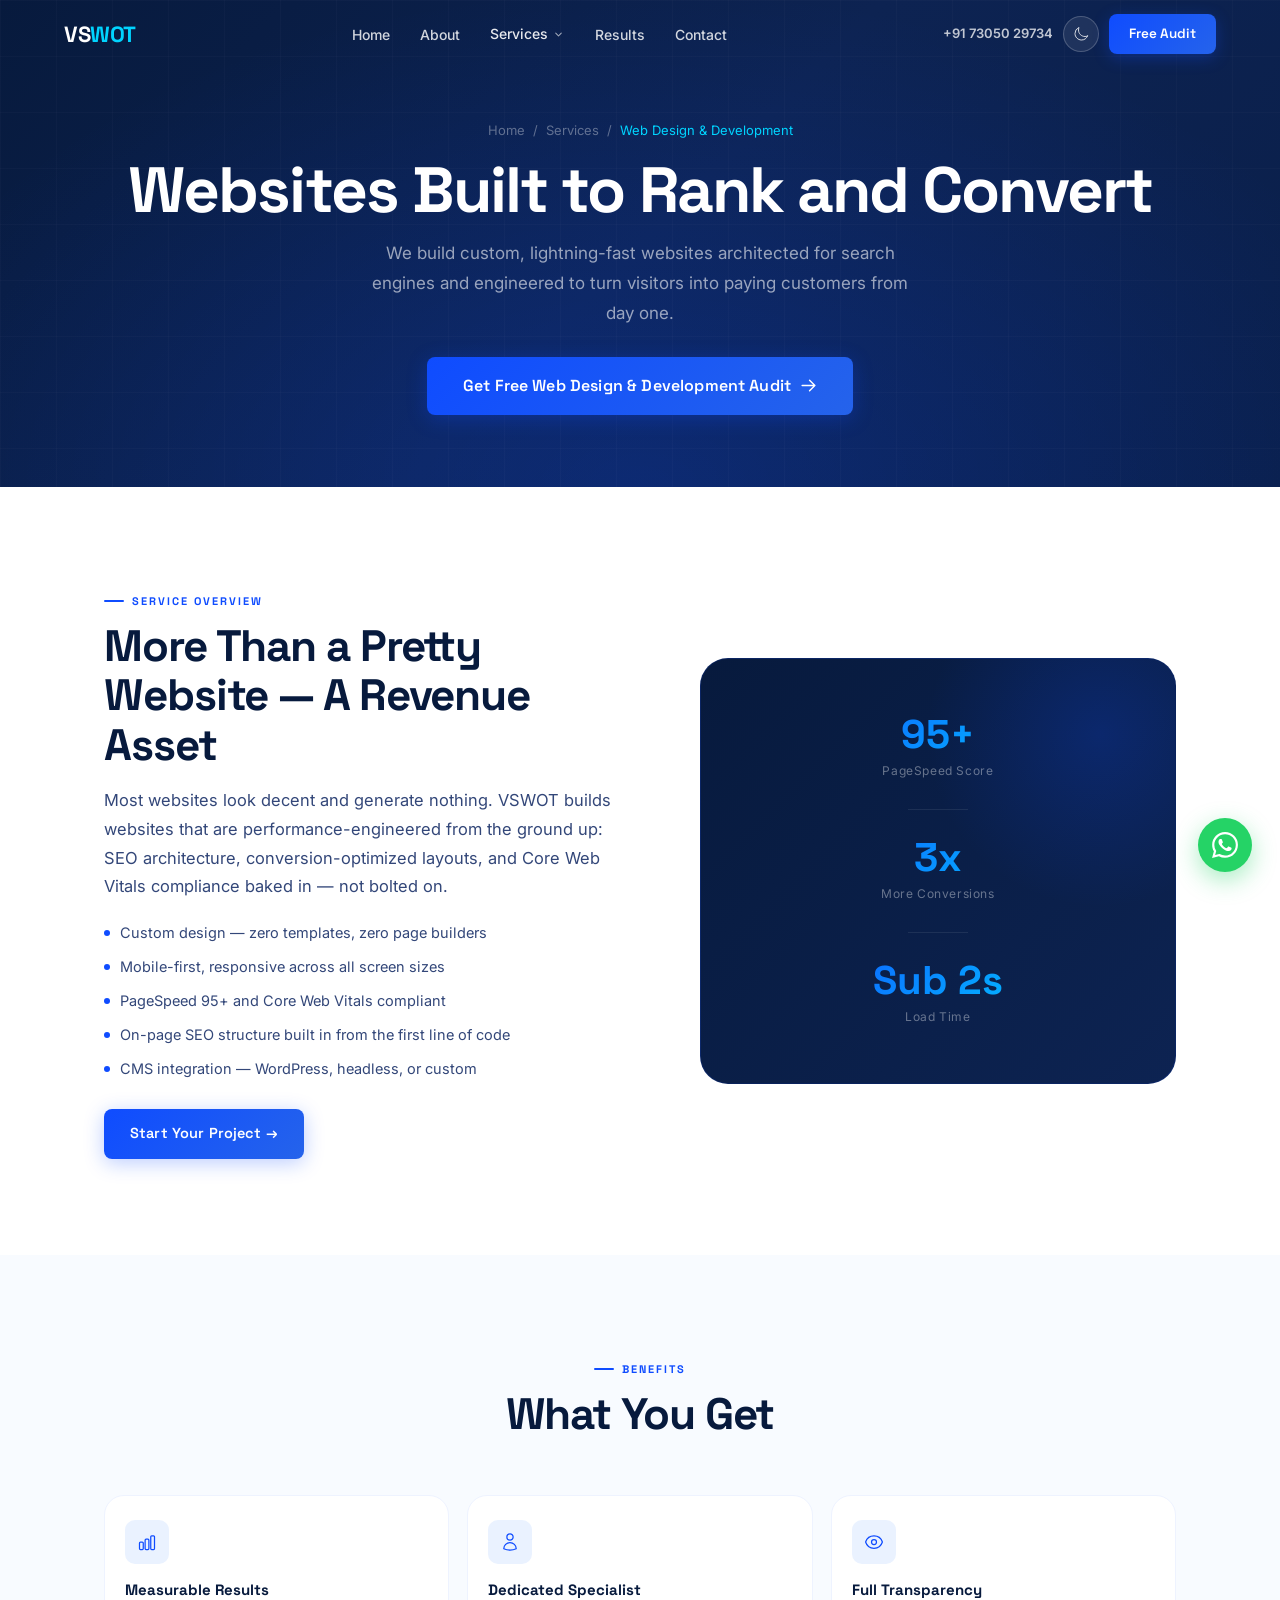
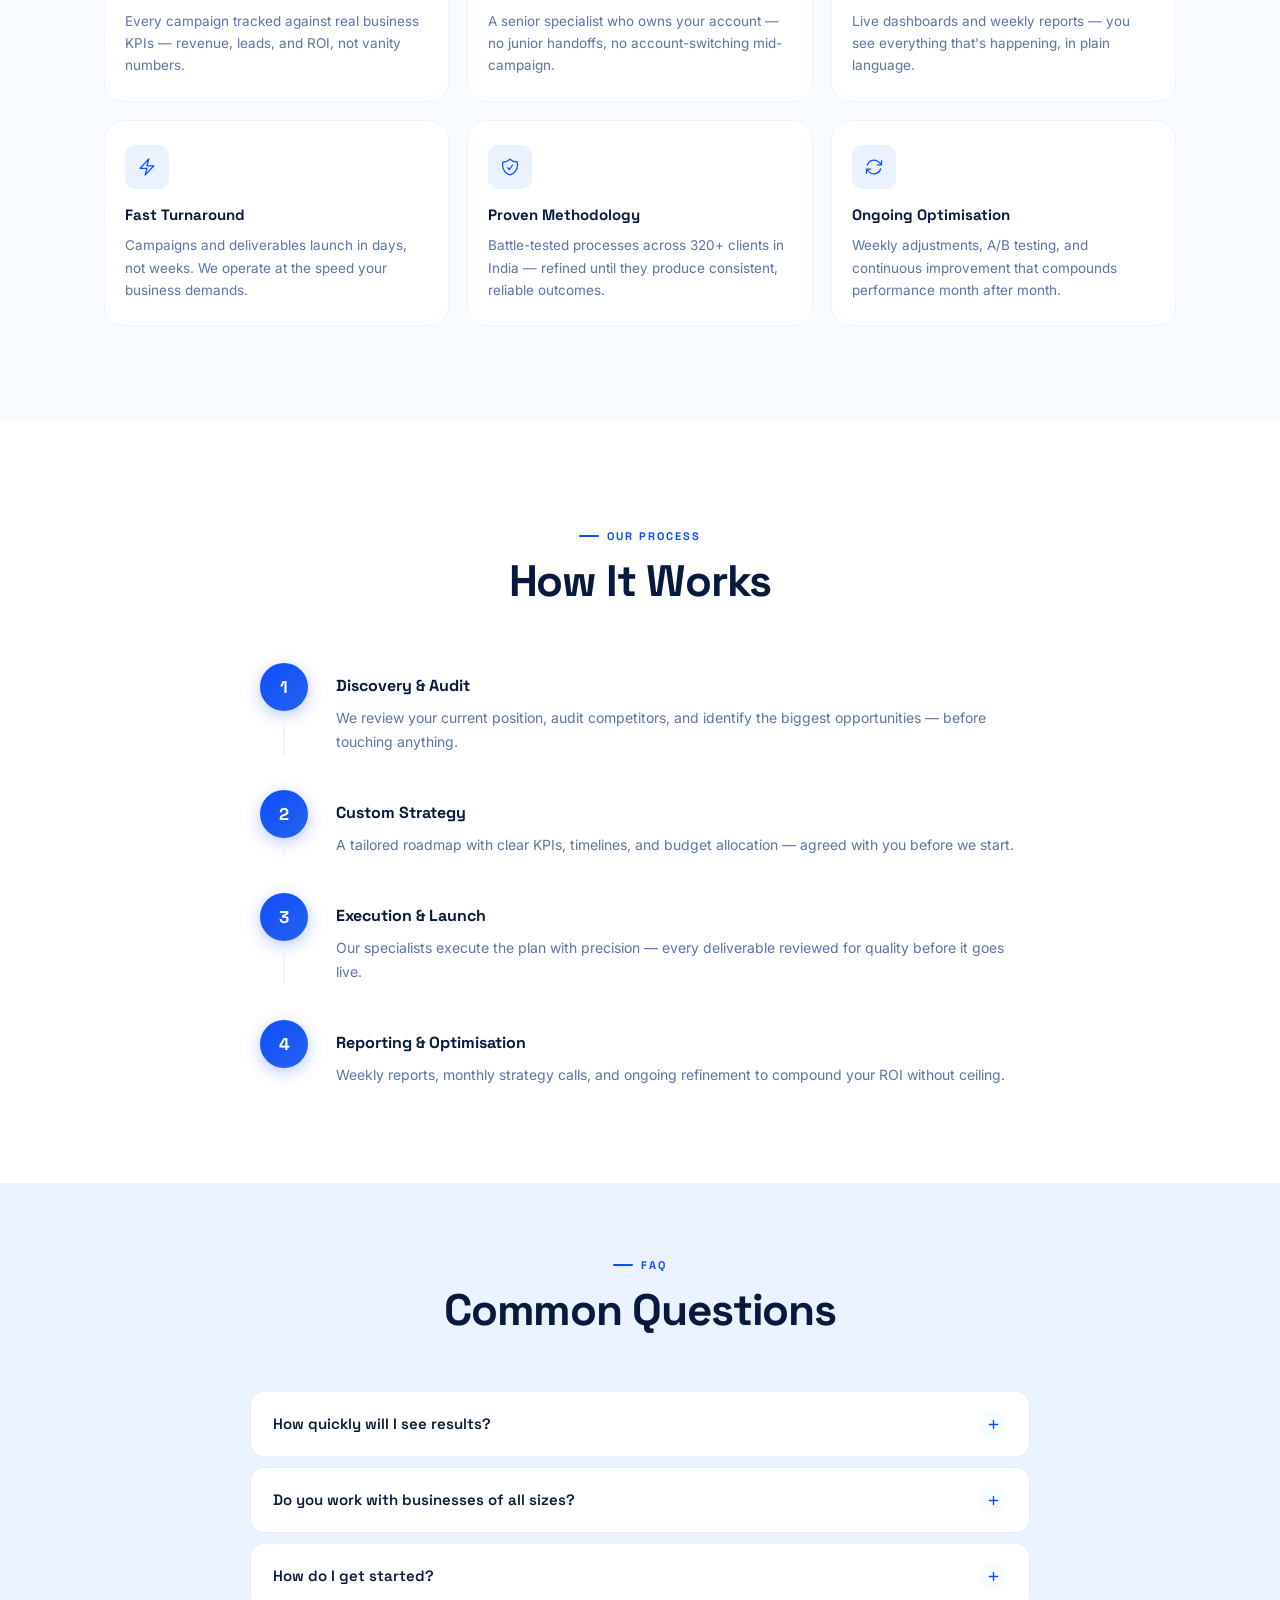
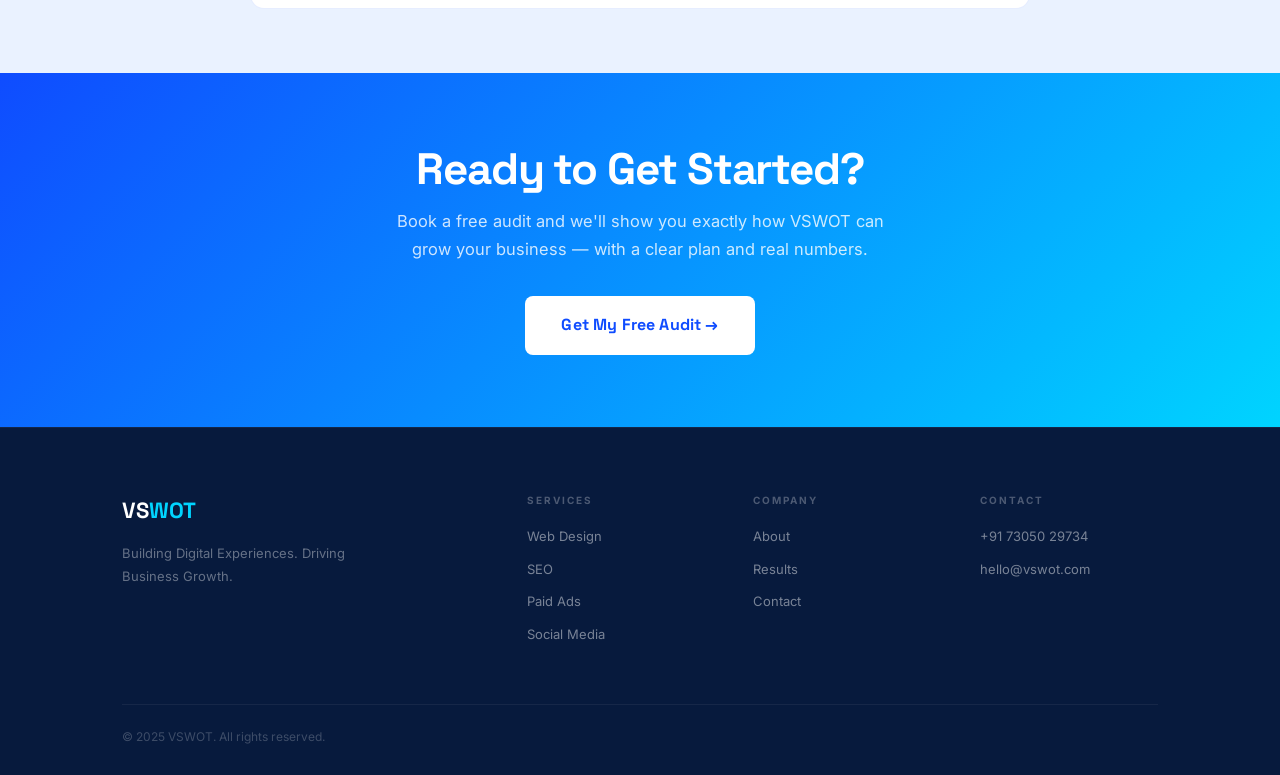
<file: services/web-design-development.html>
<!DOCTYPE html>
<html lang="en">
<head>
<meta charset="UTF-8"/><meta name="viewport" content="width=device-width,initial-scale=1"/>
<title>Web Design & Development | VSWOT Coimbatore</title>
<meta name="description" content="VSWOT builds custom high-performance websites in Coimbatore. Fast load times, SEO-ready, mobile-first, and designed to convert. Free audit available."/>
<link rel="canonical" href="https://www.vswot.com/services/web-design-development.html"/>
<link rel="preconnect" href="https://fonts.googleapis.com"/>
<link rel="preconnect" href="https://fonts.gstatic.com" crossorigin/>
<link href="https://fonts.googleapis.com/css2?family=Space+Grotesk:wght@600;700&family=Inter:wght@400;500;600&display=swap" rel="stylesheet"/>
<link rel="stylesheet" href="../style.css"/>
<link rel="stylesheet" href="service-pages.css"/>
<script>try{var t=localStorage.getItem("vswot-theme");if(t==="dark")document.documentElement.setAttribute("data-theme","dark")}catch(e){}</script>
</head>
<body>
<div id="scroll-bar"></div>
<nav id="navbar">
  <a href="../index.html" class="nav-logo">VS<span>WOT</span></a>
  <ul class="nav-links">
    <li><a href="../index.html">Home</a></li><li><a href="../about.html">About</a></li>
    <li class="nav-dropdown"><a href="#" style="color:rgba(255,255,255,0.9)">Services <svg xmlns="http://www.w3.org/2000/svg" viewBox="0 0 20 20" fill="currentColor" style="width:13px;height:13px;display:inline"><path fill-rule="evenodd" d="M5.23 7.21a.75.75 0 011.06.02L10 11.168l3.71-3.938a.75.75 0 111.08 1.04l-4.25 4.5a.75.75 0 01-1.08 0l-4.25-4.5a.75.75 0 01.02-1.06z" clip-rule="evenodd"/></svg></a>
      <div class="dropdown-panel">
        <a href="web-design-development.html">Web Design</a><a href="seo.html">SEO</a>
        <a href="performance-marketing.html">Performance Marketing</a><a href="social-media-marketing.html">Social Media</a>
        <a href="content-writing.html">Content Writing</a><a href="graphic-designing.html">Graphic Designing</a>
        <a href="video-editing.html">Video Editing</a>
      </div>
    </li>
    <li><a href="../success-stories.html">Results</a></li><li><a href="../contact.html">Contact</a></li>
  </ul>
  <div class="nav-cta-wrap">
    <a href="tel:+917305029734" class="nav-phone">+91 73050 29734</a>
    <button class="theme-toggle" id="themeToggle" aria-label="Toggle dark mode"><svg class="icon-moon" xmlns="http://www.w3.org/2000/svg" fill="none" viewBox="0 0 24 24" stroke-width="1.5" stroke="currentColor"><path stroke-linecap="round" stroke-linejoin="round" d="M21.752 15.002A9.718 9.718 0 0118 15.75c-5.385 0-9.75-4.365-9.75-9.75 0-1.33.266-2.597.748-3.752A9.753 9.753 0 003 11.25C3 16.635 7.365 21 12.75 21a9.753 9.753 0 009.002-5.998z"/></svg><svg class="icon-sun" xmlns="http://www.w3.org/2000/svg" fill="none" viewBox="0 0 24 24" stroke-width="1.5" stroke="currentColor"><path stroke-linecap="round" stroke-linejoin="round" d="M12 3v2.25m6.364.386l-1.591 1.591M21 12h-2.25m-.386 6.364l-1.591-1.591M12 18.75V21m-4.773-4.227l-1.591 1.591M5.25 12H3m4.227-4.773L5.636 5.636M15.75 12a3.75 3.75 0 11-7.5 0 3.75 3.75 0 017.5 0z"/></svg></button>
    <a href="../contact.html" class="nav-cta">Free Audit</a>
    <div class="hamburger" id="hamburger"><span></span><span></span><span></span></div>
  </div>
</nav>
<nav id="mobile-nav">
  <button id="mobile-close" style="position:absolute;top:22px;right:5%;background:none;border:none;cursor:pointer;padding:8px;"><svg xmlns="http://www.w3.org/2000/svg" width="24" height="24" fill="none" stroke="white" stroke-width="2" stroke-linecap="round"><line x1="18" y1="6" x2="6" y2="18"/><line x1="6" y1="6" x2="18" y2="18"/></svg></button>
  <a href="../index.html">Home</a><a href="../about.html">About</a>
  <a href="web-design-development.html">Web Design</a><a href="seo.html">SEO</a>
  <a href="performance-marketing.html">Performance Marketing</a><a href="social-media-marketing.html">Social Media</a>
  <a href="content-writing.html">Content Writing</a><a href="graphic-designing.html">Graphic Design</a><a href="video-editing.html">Video Editing</a>
  <a href="../success-stories.html">Results</a><a href="../contact.html">Contact</a>
  <a href="../contact.html" class="mobile-cta">Get Free Audit</a>
</nav>

<section class="page-hero">
  <div class="page-hero-inner">
    <div class="breadcrumb"><a href="../index.html">Home</a> / <a href="#">Services</a> / <span>Web Design & Development</span></div>
    <h1>Websites Built to Rank and Convert</h1>
    <p>We build custom, lightning-fast websites architected for search engines and engineered to turn visitors into paying customers from day one.</p>
    <a href="../contact.html" class="btn btn-primary btn-lg">Get Free Web Design & Development Audit
      <svg xmlns="http://www.w3.org/2000/svg" fill="none" viewBox="0 0 24 24" stroke-width="2" stroke="currentColor"><path stroke-linecap="round" stroke-linejoin="round" d="M13.5 4.5L21 12m0 0l-7.5 7.5M21 12H3"/></svg>
    </a>
  </div>
</section>

<!-- OVERVIEW -->
<section class="section-pad" style="background:var(--white)">
  <div class="container">
    <div class="svc-overview-grid">
      <div class="svc-overview-content fade-up">
        <div class="eyebrow">Service Overview</div>
        <h2>More Than a Pretty Website — A Revenue Asset</h2>
        <p>Most websites look decent and generate nothing. VSWOT builds websites that are performance-engineered from the ground up: SEO architecture, conversion-optimized layouts, and Core Web Vitals compliance baked in — not bolted on.</p>
        <div class="svc-feature-list">
          <div class="svc-feat"><div class="svc-feat-dot"></div>Custom design — zero templates, zero page builders</div>
          <div class="svc-feat"><div class="svc-feat-dot"></div>Mobile-first, responsive across all screen sizes</div>
          <div class="svc-feat"><div class="svc-feat-dot"></div>PageSpeed 95+ and Core Web Vitals compliant</div>
          <div class="svc-feat"><div class="svc-feat-dot"></div>On-page SEO structure built in from the first line of code</div>
          <div class="svc-feat"><div class="svc-feat-dot"></div>CMS integration — WordPress, headless, or custom</div>
        </div>
        <a href="../contact.html" class="btn btn-primary" style="margin-top:28px">Start Your Project →</a>
      </div>
      <div class="svc-vis fade-up stagger-2">
        <div class="svc-vis-inner">
          <div class="svc-vis-stat"><div class="svc-vis-val">95+</div><div class="svc-vis-lbl">PageSpeed Score</div></div>
          <div class="svc-vis-div"></div>
          <div class="svc-vis-stat"><div class="svc-vis-val">3x</div><div class="svc-vis-lbl">More Conversions</div></div>
          <div class="svc-vis-div"></div>
          <div class="svc-vis-stat"><div class="svc-vis-val">Sub 2s</div><div class="svc-vis-lbl">Load Time</div></div>
        </div>
      </div>
    </div>
  </div>
</section>

<!-- BENEFITS -->
<section class="section-pad" style="background:var(--light-bg)">
  <div class="container">
    <div class="section-header fade-up"><div class="eyebrow" style="justify-content:center">Benefits</div><h2>What You Get</h2></div>
    <div class="benefits-grid">
      <div class="ben-card fade-up stagger-1"><div class="ben-icon"><svg xmlns="http://www.w3.org/2000/svg" fill="none" viewBox="0 0 24 24" stroke-width="1.5" stroke="currentColor"><path stroke-linecap="round" stroke-linejoin="round" d="M3 13.125C3 12.504 3.504 12 4.125 12h2.25c.621 0 1.125.504 1.125 1.125v6.75C7.5 20.496 6.996 21 6.375 21h-2.25A1.125 1.125 0 013 19.875v-6.75zm6.75-3.375c0-.621.504-1.125 1.125-1.125h2.25c.621 0 1.125.504 1.125 1.125v10.125c0 .621-.504 1.125-1.125 1.125h-2.25A1.125 1.125 0 019.75 19.875V9.75zm6.75-4.125c0-.621.504-1.125 1.125-1.125h2.25c.621 0 1.125.504 1.125 1.125v14.25c0 .621-.504 1.125-1.125 1.125h-2.25a1.125 1.125 0 01-1.125-1.125V5.625z"/></svg></div><div class="ben-title">Measurable Results</div><div class="ben-desc">Every campaign tracked against real business KPIs — revenue, leads, and ROI, not vanity numbers.</div></div>
      <div class="ben-card fade-up stagger-2"><div class="ben-icon"><svg xmlns="http://www.w3.org/2000/svg" fill="none" viewBox="0 0 24 24" stroke-width="1.5" stroke="currentColor"><path stroke-linecap="round" stroke-linejoin="round" d="M15.75 6a3.75 3.75 0 11-7.5 0 3.75 3.75 0 017.5 0zM4.501 20.118a7.5 7.5 0 0114.998 0A17.933 17.933 0 0112 21.75c-2.676 0-5.216-.584-7.499-1.632z"/></svg></div><div class="ben-title">Dedicated Specialist</div><div class="ben-desc">A senior specialist who owns your account — no junior handoffs, no account-switching mid-campaign.</div></div>
      <div class="ben-card fade-up stagger-3"><div class="ben-icon"><svg xmlns="http://www.w3.org/2000/svg" fill="none" viewBox="0 0 24 24" stroke-width="1.5" stroke="currentColor"><path stroke-linecap="round" stroke-linejoin="round" d="M2.036 12.322a1.012 1.012 0 010-.639C3.423 7.51 7.36 4.5 12 4.5c4.638 0 8.573 3.007 9.963 7.178.07.207.07.431 0 .639C20.577 16.49 16.64 19.5 12 19.5c-4.638 0-8.573-3.007-9.963-7.178z"/><path stroke-linecap="round" stroke-linejoin="round" d="M15 12a3 3 0 11-6 0 3 3 0 016 0z"/></svg></div><div class="ben-title">Full Transparency</div><div class="ben-desc">Live dashboards and weekly reports — you see everything that's happening, in plain language.</div></div>
      <div class="ben-card fade-up stagger-4"><div class="ben-icon"><svg xmlns="http://www.w3.org/2000/svg" fill="none" viewBox="0 0 24 24" stroke-width="1.5" stroke="currentColor"><path stroke-linecap="round" stroke-linejoin="round" d="M3.75 13.5l10.5-11.25L12 10.5h8.25L9.75 21.75 12 13.5H3.75z"/></svg></div><div class="ben-title">Fast Turnaround</div><div class="ben-desc">Campaigns and deliverables launch in days, not weeks. We operate at the speed your business demands.</div></div>
      <div class="ben-card fade-up stagger-5"><div class="ben-icon"><svg xmlns="http://www.w3.org/2000/svg" fill="none" viewBox="0 0 24 24" stroke-width="1.5" stroke="currentColor"><path stroke-linecap="round" stroke-linejoin="round" d="M9 12.75L11.25 15 15 9.75m-3-7.036A11.959 11.959 0 013.598 6 11.99 11.99 0 003 9.749c0 5.592 3.824 10.29 9 11.623 5.176-1.332 9-6.03 9-11.622 0-1.31-.21-2.571-.598-3.751h-.152c-3.196 0-6.1-1.248-8.25-3.285z"/></svg></div><div class="ben-title">Proven Methodology</div><div class="ben-desc">Battle-tested processes across 320+ clients in India — refined until they produce consistent, reliable outcomes.</div></div>
      <div class="ben-card fade-up stagger-6"><div class="ben-icon"><svg xmlns="http://www.w3.org/2000/svg" fill="none" viewBox="0 0 24 24" stroke-width="1.5" stroke="currentColor"><path stroke-linecap="round" stroke-linejoin="round" d="M16.023 9.348h4.992v-.001M2.985 19.644v-4.992m0 0h4.992m-4.993 0l3.181 3.183a8.25 8.25 0 0013.803-3.7M4.031 9.865a8.25 8.25 0 0113.803-3.7l3.181 3.182m0-4.991v4.99"/></svg></div><div class="ben-title">Ongoing Optimisation</div><div class="ben-desc">Weekly adjustments, A/B testing, and continuous improvement that compounds performance month after month.</div></div>
    </div>
  </div>
</section>

<!-- PROCESS -->
<section class="section-pad" style="background:var(--white)">
  <div class="container">
    <div class="section-header fade-up"><div class="eyebrow" style="justify-content:center">Our Process</div><h2>How It Works</h2></div>
    <div class="svc-process-list" style="margin-top:48px">
      <div class="svc-proc-step fade-up"><div class="svc-proc-step-left"><div class="svc-proc-num">1</div><div class="svc-proc-line"></div></div><div class="svc-proc-content"><h4>Discovery & Audit</h4><p>We review your current position, audit competitors, and identify the biggest opportunities — before touching anything.</p></div></div>
      <div class="svc-proc-step fade-up"><div class="svc-proc-step-left"><div class="svc-proc-num">2</div><div class="svc-proc-line"></div></div><div class="svc-proc-content"><h4>Custom Strategy</h4><p>A tailored roadmap with clear KPIs, timelines, and budget allocation — agreed with you before we start.</p></div></div>
      <div class="svc-proc-step fade-up"><div class="svc-proc-step-left"><div class="svc-proc-num">3</div><div class="svc-proc-line"></div></div><div class="svc-proc-content"><h4>Execution & Launch</h4><p>Our specialists execute the plan with precision — every deliverable reviewed for quality before it goes live.</p></div></div>
      <div class="svc-proc-step fade-up"><div class="svc-proc-step-left"><div class="svc-proc-num">4</div><div class="svc-proc-line"></div></div><div class="svc-proc-content"><h4>Reporting & Optimisation</h4><p>Weekly reports, monthly strategy calls, and ongoing refinement to compound your ROI without ceiling.</p></div></div>
    </div>
  </div>
</section>

<!-- FAQ -->
<section class="faq-section section-pad-sm">
  <div class="container">
    <div class="section-header fade-up"><div class="eyebrow" style="justify-content:center">FAQ</div><h2>Common Questions</h2></div>
    <div class="faq-list">
      <div class="faq-item fade-up"><div class="faq-q"><span>How quickly will I see results?</span><div class="faq-icon"><svg xmlns="http://www.w3.org/2000/svg" fill="none" viewBox="0 0 24 24" stroke-width="2.5" stroke="currentColor"><path stroke-linecap="round" stroke-linejoin="round" d="M12 4.5v15m7.5-7.5h-15"/></svg></div></div><div class="faq-a"><p>Timelines depend on the service and your current position. We set clear milestones upfront — and we report honestly on progress every single week so there are never any surprises.</p></div></div>
      <div class="faq-item fade-up"><div class="faq-q"><span>Do you work with businesses of all sizes?</span><div class="faq-icon"><svg xmlns="http://www.w3.org/2000/svg" fill="none" viewBox="0 0 24 24" stroke-width="2.5" stroke="currentColor"><path stroke-linecap="round" stroke-linejoin="round" d="M12 4.5v15m7.5-7.5h-15"/></svg></div></div><div class="faq-a"><p>Yes — from early-stage startups to established enterprises. What matters is that you're serious about growth. We scale our approach to fit your budget and ambitions.</p></div></div>
      <div class="faq-item fade-up"><div class="faq-q"><span>How do I get started?</span><div class="faq-icon"><svg xmlns="http://www.w3.org/2000/svg" fill="none" viewBox="0 0 24 24" stroke-width="2.5" stroke="currentColor"><path stroke-linecap="round" stroke-linejoin="round" d="M12 4.5v15m7.5-7.5h-15"/></svg></div></div><div class="faq-a"><p>Book a free 30-minute consultation via our contact form or call +91 73050 29734. We'll review your situation, discuss your goals, and put together a clear proposal — no pressure, no obligation.</p></div></div>
    </div>
  </div>
</section>

<!-- CTA -->
<div class="svc-cta-band">
  <h2>Ready to Get Started?</h2>
  <p>Book a free audit and we'll show you exactly how VSWOT can grow your business — with a clear plan and real numbers.</p>
  <a href="../contact.html" class="btn btn-lg">Get My Free Audit →</a>
</div>

<footer class="footer"><div class="container"><div class="footer-grid"><div><a href="../index.html" class="footer-logo">VS<span>WOT</span></a><p class="footer-desc">Building Digital Experiences. Driving Business Growth.</p></div><div class="footer-col"><div class="footer-col-title">Services</div><a href="web-design-development.html">Web Design</a><a href="seo.html">SEO</a><a href="performance-marketing.html">Paid Ads</a><a href="social-media-marketing.html">Social Media</a></div><div class="footer-col"><div class="footer-col-title">Company</div><a href="../about.html">About</a><a href="../success-stories.html">Results</a><a href="../contact.html">Contact</a></div><div class="footer-col"><div class="footer-col-title">Contact</div><a href="tel:+917305029734">+91 73050 29734</a><a href="mailto:hello@vswot.com">hello@vswot.com</a></div></div><div class="footer-bottom"><span class="footer-copy">© 2025 VSWOT. All rights reserved.</span></div></div></footer>
<a href="https://wa.me/917305029734" class="floating-wa" target="_blank" rel="noopener" aria-label="WhatsApp"><svg xmlns="http://www.w3.org/2000/svg" viewBox="0 0 24 24" fill="currentColor"><path d="M17.472 14.382c-.297-.149-1.758-.867-2.03-.967-.273-.099-.471-.148-.67.15-.197.297-.767.966-.94 1.164-.173.199-.347.223-.644.075-.297-.15-1.255-.463-2.39-1.475-.883-.788-1.48-1.761-1.653-2.059-.173-.297-.018-.458.13-.606.134-.133.298-.347.446-.52.149-.174.198-.298.298-.497.099-.198.05-.371-.025-.52-.075-.149-.669-1.612-.916-2.207-.242-.579-.487-.5-.669-.51-.173-.008-.371-.01-.57-.01-.198 0-.52.074-.792.372-.272.297-1.04 1.016-1.04 2.479 0 1.462 1.065 2.875 1.213 3.074.149.198 2.096 3.2 5.077 4.487.709.306 1.262.489 1.694.625.712.227 1.36.195 1.871.118.571-.085 1.758-.719 2.006-1.413.248-.694.248-1.289.173-1.413-.074-.124-.272-.198-.57-.347m-5.421 7.403h-.004a9.87 9.87 0 01-5.031-1.378l-.361-.214-3.741.982.998-3.648-.235-.374a9.86 9.86 0 01-1.51-5.26c.001-5.45 4.436-9.884 9.888-9.884 2.64 0 5.122 1.03 6.988 2.898a9.825 9.825 0 012.893 6.994c-.003 5.45-4.437 9.884-9.885 9.884m8.413-18.297A11.815 11.815 0 0012.05 0C5.495 0 .16 5.335.157 11.892c0 2.096.547 4.142 1.588 5.945L.057 24l6.305-1.654a11.882 11.882 0 005.683 1.448h.005c6.554 0 11.89-5.335 11.893-11.893a11.821 11.821 0 00-3.48-8.413z"/></svg></a>
<div class="sticky-mobile-cta"><a href="../contact.html">Get Free Audit — Book a Call</a></div>
<script src="../script.js" defer></script>
</body></html>
</file>
<file: style.css>
/* =============================================
   VSWOT 2.0 — style.css
   Brand: Space Grotesk + Inter
   Palette: #0F4CFF / #2563EB / #071A3D
   ============================================= */

/* ---------- TOKENS ---------- */
:root {
  --blue:        #0F4CFF;
  --blue-2:      #2563EB;
  --blue-dark:   #0A3ACC;
  --navy:        #071A3D;
  --navy-mid:    #0D2352;
  --navy-light:  #122B63;
  --cyan:        #00D4FF;
  --white:       #FFFFFF;
  --light-bg:    #F8FBFF;
  --light-blue:  #EAF2FF;
  --gray-100:    #EEF3FF;
  --gray-200:    #D1DEFF;
  --gray-400:    #7A94C0;
  --gray-600:    #3D5585;
  --text-dark:   #071A3D;
  --text-body:   #334779;
  --text-light:  #5A74A8;
  --grad-blue:   linear-gradient(135deg,#0F4CFF,#2563EB);
  --grad-hero:   linear-gradient(135deg,#071A3D 0%,#0D2352 50%,#0A1F4A 100%);
  --grad-cta:    linear-gradient(135deg,#0F4CFF 0%,#00D4FF 100%);
  --radius-s:    8px;
  --radius-m:    14px;
  --radius-l:    20px;
  --radius-xl:   28px;
  --shadow-s:    0 2px 12px rgba(15,76,255,0.08);
  --shadow-m:    0 8px 32px rgba(15,76,255,0.12);
  --shadow-l:    0 20px 60px rgba(15,76,255,0.18);
  --shadow-card: 0 4px 24px rgba(7,26,61,0.08);
  --ease:        cubic-bezier(0.22,1,0.36,1);
  --t-fast:      0.18s;
  --t-med:       0.32s;
}

/* ---------- RESET ---------- */
*,*::before,*::after{margin:0;padding:0;box-sizing:border-box}
html{scroll-behavior:smooth;font-size:16px;-webkit-text-size-adjust:100%}
body{font-family:'Inter',system-ui,sans-serif;background:var(--white);color:var(--text-body);line-height:1.65;overflow-x:hidden}
img,svg{max-width:100%;display:block}
a{text-decoration:none;color:inherit}
button{cursor:pointer;border:none;background:none;font-family:inherit}
ul,ol{list-style:none}
input,textarea,select{font-family:inherit}

/* ---------- SCROLL BAR ---------- */
#scroll-bar{position:fixed;top:0;left:0;height:3px;width:0%;background:var(--grad-cta);z-index:9999;transition:width .08s linear}

/* ---------- TYPOGRAPHY ---------- */
.display,.heading,h1,h2,h3,.nav-logo{
  font-family:'Space Grotesk',system-ui,sans-serif;
}
h1{font-size:clamp(36px,5vw,66px);font-weight:700;line-height:1.06;letter-spacing:-0.03em;color:var(--navy)}
h2{font-size:clamp(28px,3.5vw,44px);font-weight:700;line-height:1.12;letter-spacing:-0.025em;color:var(--navy)}
h3{font-size:clamp(18px,2.2vw,22px);font-weight:600;line-height:1.25;color:var(--navy)}
p{font-size:clamp(15px,1.5vw,16.5px);color:var(--text-body);line-height:1.75}

.eyebrow{
  display:inline-flex;align-items:center;gap:8px;
  font-family:'Space Grotesk',sans-serif;
  font-size:11px;font-weight:700;letter-spacing:2px;text-transform:uppercase;
  color:var(--blue);margin-bottom:12px;
}
.eyebrow::before{content:'';display:inline-block;width:20px;height:2px;background:var(--blue);border-radius:2px}

/* ---------- LAYOUT ---------- */
.container{width:100%;max-width:1200px;margin:0 auto;padding:0 5%}
.section-pad{padding:96px 0}
.section-pad-sm{padding:64px 0}
.grid-2{display:grid;grid-template-columns:1fr 1fr;gap:64px;align-items:center}
.grid-3{display:grid;grid-template-columns:repeat(3,1fr);gap:28px}
.grid-4{display:grid;grid-template-columns:repeat(4,1fr);gap:20px}
.text-center{text-align:center}

/* ---------- SECTION HEADERS ---------- */
.section-header{text-align:center;max-width:620px;margin:0 auto 56px}
.section-header h2{margin-bottom:12px}
.section-header p{color:var(--text-light);font-size:17px}

/* ---------- BUTTONS ---------- */
.btn{
  display:inline-flex;align-items:center;gap:9px;
  padding:13px 26px;border-radius:var(--radius-s);
  font-family:'Space Grotesk',sans-serif;
  font-size:14.5px;font-weight:600;letter-spacing:0.01em;
  cursor:pointer;border:none;
  transition:all var(--t-fast) var(--ease);
  position:relative;white-space:nowrap;
}
.btn-primary{
  background:var(--grad-blue);color:var(--white);
  box-shadow:0 4px 20px rgba(15,76,255,0.28);
}
.btn-primary:hover{
  transform:translateY(-2px);
  box-shadow:0 8px 32px rgba(15,76,255,0.42);
  background:linear-gradient(135deg,#1555FF,#2D6BF0);
}
.btn-secondary{
  background:var(--white);color:var(--blue);
  border:1.5px solid var(--blue);
}
.btn-secondary:hover{
  background:var(--blue);color:var(--white);
  transform:translateY(-2px);box-shadow:var(--shadow-m);
}
.btn-ghost{
  background:rgba(255,255,255,0.1);color:var(--white);
  border:1.5px solid rgba(255,255,255,0.2);
  backdrop-filter:blur(8px);
}
.btn-ghost:hover{background:rgba(255,255,255,0.18);border-color:rgba(255,255,255,0.4)}
.btn-lg{padding:16px 36px;font-size:16px}
.btn svg{width:17px;height:17px;flex-shrink:0;transition:transform var(--t-fast)}
.btn:hover svg{transform:translateX(3px)}

/* ---------- NAVIGATION ---------- */
#navbar{
  position:fixed;top:0;left:0;right:0;z-index:900;
  height:68px;display:flex;align-items:center;
  padding:0 5%;justify-content:space-between;
  transition:all var(--t-med);
}
#navbar.scrolled{
  background:rgba(255,255,255,0.95);
  backdrop-filter:blur(16px);
  box-shadow:0 1px 0 rgba(15,76,255,0.08),0 4px 24px rgba(7,26,61,0.06);
}
#navbar.scrolled .nav-logo{color:var(--navy)}
#navbar.scrolled .nav-links a{color:var(--text-body)}
#navbar.scrolled .nav-links a:hover{color:var(--blue)}
.nav-logo{
  font-family:'Space Grotesk',sans-serif;font-weight:700;font-size:22px;
  color:var(--white);letter-spacing:-0.5px;transition:color var(--t-fast);
}
.nav-logo span{color:var(--cyan)}
.nav-links{display:flex;align-items:center;gap:4px}
.nav-links a{
  padding:8px 13px;border-radius:var(--radius-s);
  font-size:14px;font-weight:500;color:rgba(255,255,255,0.82);
  transition:all var(--t-fast);
}
.nav-links a:hover{color:var(--white);background:rgba(255,255,255,0.1)}

/* Dropdown */
.nav-dropdown{position:relative}
.nav-dropdown>a{display:flex;align-items:center;gap:4px}
.nav-dropdown>a svg{width:13px;height:13px;opacity:0.7;transition:transform var(--t-fast)}
.nav-dropdown:hover>a svg{transform:rotate(180deg)}
.dropdown-panel{
  display:none;position:absolute;top:calc(100% + 10px);left:50%;
  transform:translateX(-50%);
  background:var(--white);border:1px solid var(--gray-100);
  border-radius:var(--radius-l);padding:12px;min-width:280px;
  box-shadow:0 16px 48px rgba(7,26,61,0.14);
  animation:dropFade 0.2s var(--ease) both;
}
@keyframes dropFade{from{opacity:0;transform:translateX(-50%) translateY(-8px)}to{opacity:1;transform:translateX(-50%) translateY(0)}}
.nav-dropdown:hover .dropdown-panel{display:block}
.dropdown-panel a{
  display:flex;align-items:center;gap:10px;
  padding:9px 12px;border-radius:10px;
  font-size:13.5px;color:var(--text-body);
  transition:all var(--t-fast);
}
.dropdown-panel a:hover{background:var(--light-bg);color:var(--blue)}
.dropdown-panel a svg{width:15px;height:15px;color:var(--blue);flex-shrink:0}
.nav-cta-wrap{display:flex;align-items:center;gap:10px}
.nav-phone{
  display:flex;align-items:center;gap:6px;
  font-size:13px;font-weight:600;color:rgba(255,255,255,0.75);
  transition:color var(--t-fast);
}
#navbar.scrolled .nav-phone{color:var(--text-body)}
.nav-phone svg{width:14px;height:14px}
.nav-cta{
  background:var(--grad-blue);color:var(--white);
  padding:9px 20px;border-radius:var(--radius-s);
  font-family:'Space Grotesk',sans-serif;font-size:13.5px;font-weight:600;
  box-shadow:0 4px 16px rgba(15,76,255,0.3);
  transition:all var(--t-fast);
}
.nav-cta:hover{transform:translateY(-1px);box-shadow:0 8px 24px rgba(15,76,255,0.4)}
.hamburger{display:none;flex-direction:column;gap:5px;padding:6px;cursor:pointer}
.hamburger span{width:22px;height:2px;background:var(--white);border-radius:2px;transition:all var(--t-fast)}
#navbar.scrolled .hamburger span{background:var(--navy)}

/* ---------- MOBILE NAV ---------- */
#mobile-nav{
  position:fixed;top:0;left:0;right:0;bottom:0;
  background:var(--navy);z-index:800;
  display:flex;flex-direction:column;padding:88px 5% 40px;gap:2px;
  transform:translateX(100%);transition:transform var(--t-med) var(--ease);
  overflow-y:auto;
}
#mobile-nav.open{transform:translateX(0)}
#mobile-nav a{
  padding:14px 0;font-family:'Space Grotesk',sans-serif;font-size:17px;font-weight:600;
  color:rgba(255,255,255,0.75);
  border-bottom:1px solid rgba(255,255,255,0.06);
  transition:color var(--t-fast);
}
#mobile-nav a:hover{color:var(--cyan)}
.mobile-cta{
  background:var(--grad-blue)!important;color:var(--white)!important;
  border-radius:var(--radius-s);text-align:center;border-bottom:none!important;
  margin-top:20px;padding:15px 0!important;
  box-shadow:0 4px 20px rgba(15,76,255,0.35);
}

/* ---------- HERO ---------- */
.hero{
  min-height:100vh;display:flex;align-items:center;
  background:var(--grad-hero);
  padding:100px 5% 72px;position:relative;overflow:hidden;
}
.hero::before{
  content:'';position:absolute;inset:0;
  background:
    radial-gradient(ellipse 800px 600px at 80% 50%,rgba(15,76,255,0.2) 0%,transparent 70%),
    radial-gradient(ellipse 400px 400px at 20% 80%,rgba(0,212,255,0.08) 0%,transparent 70%);
}
.hero-grid{
  position:absolute;inset:0;
  background-image:
    linear-gradient(rgba(255,255,255,0.025) 1px,transparent 1px),
    linear-gradient(90deg,rgba(255,255,255,0.025) 1px,transparent 1px);
  background-size:64px 64px;
}
.hero-inner{
  position:relative;z-index:1;
  display:grid;grid-template-columns:1fr 480px;
  gap:52px;align-items:center;width:100%;max-width:1200px;
}
.hero-left{}
.hero-badge{
  display:inline-flex;align-items:center;gap:8px;
  background:rgba(15,76,255,0.18);border:1px solid rgba(15,76,255,0.35);
  padding:6px 14px;border-radius:50px;margin-bottom:24px;
  font-size:12px;font-weight:600;color:var(--cyan);letter-spacing:0.08em;
}
.hero-badge-dot{width:7px;height:7px;background:var(--cyan);border-radius:50%;animation:blink 2s infinite}
@keyframes blink{0%,100%{opacity:1}50%{opacity:0.3}}
.hero h1{
  font-family:'Space Grotesk',sans-serif;
  font-size:clamp(36px,4.8vw,60px);font-weight:700;
  color:var(--white);line-height:1.06;letter-spacing:-0.03em;margin-bottom:20px;
}
.hero h1 .hero-highlight{
  background:var(--grad-cta);
  -webkit-background-clip:text;-webkit-text-fill-color:transparent;
  background-clip:text;
}
.hero-sub{
  font-size:clamp(15px,1.7vw,18px);color:rgba(255,255,255,0.62);
  max-width:520px;line-height:1.75;margin-bottom:36px;
}
.hero-btns{display:flex;gap:14px;flex-wrap:wrap;margin-bottom:48px}
.hero-trust{
  display:flex;align-items:center;gap:20px;flex-wrap:wrap;
  padding-top:32px;border-top:1px solid rgba(255,255,255,0.08);
}
.trust-item{display:flex;align-items:center;gap:7px;font-size:13px;color:rgba(255,255,255,0.5)}
.trust-item svg{width:14px;height:14px;color:var(--cyan);flex-shrink:0}

/* Hero dashboard */
.hero-right{position:relative}
.hero-dashboard{
  background:rgba(255,255,255,0.04);
  border:1px solid rgba(255,255,255,0.1);
  border-radius:var(--radius-xl);
  padding:24px;
  backdrop-filter:blur(12px);
  box-shadow:0 32px 80px rgba(0,0,0,0.3),0 0 0 1px rgba(15,76,255,0.1);
}
.dash-header{display:flex;align-items:center;justify-content:space-between;margin-bottom:20px}
.dash-title{font-family:'Space Grotesk',sans-serif;font-size:13px;font-weight:600;color:rgba(255,255,255,0.7)}
.dash-live{display:flex;align-items:center;gap:5px;font-size:11px;color:var(--cyan);font-weight:600}
.dash-live-dot{width:6px;height:6px;background:var(--cyan);border-radius:50%;animation:blink 1.5s infinite}
.dash-metrics{display:grid;grid-template-columns:repeat(3,1fr);gap:10px;margin-bottom:16px}
.dash-metric{background:rgba(255,255,255,0.05);border:1px solid rgba(255,255,255,0.07);border-radius:12px;padding:14px 12px;text-align:center}
.dash-mval{font-family:'Space Grotesk',sans-serif;font-size:22px;font-weight:700;color:var(--white);line-height:1;margin-bottom:3px}
.dash-mval.up{color:#22C55E}
.dash-mlbl{font-size:10px;color:rgba(255,255,255,0.38);letter-spacing:0.05em}
/* Mini bar chart */
.dash-chart{background:rgba(255,255,255,0.03);border:1px solid rgba(255,255,255,0.06);border-radius:12px;padding:16px;margin-bottom:16px}
.dash-chart-title{font-size:11px;font-weight:600;color:rgba(255,255,255,0.5);margin-bottom:12px;letter-spacing:0.05em;text-transform:uppercase}
.dash-bars{display:flex;align-items:flex-end;gap:5px;height:56px}
.dash-bar{flex:1;background:rgba(15,76,255,0.25);border-radius:4px 4px 0 0;min-height:8px;position:relative;transition:background var(--t-fast)}
.dash-bar.active{background:var(--blue)}
.dash-bar:hover{background:var(--cyan)}
/* Floating cards */
.hero-float-cards{display:grid;grid-template-columns:1fr 1fr;gap:10px}
.float-card{
  background:rgba(255,255,255,0.06);border:1px solid rgba(255,255,255,0.1);
  border-radius:12px;padding:12px 14px;
  display:flex;align-items:center;gap:10px;
  transition:all var(--t-fast);
}
.float-card:hover{background:rgba(255,255,255,0.1);transform:translateY(-2px)}
.float-card-icon{
  width:32px;height:32px;min-width:32px;border-radius:8px;
  display:flex;align-items:center;justify-content:center;
}
.float-card-icon svg{width:16px;height:16px}
.float-card-text{min-width:0}
.float-card-val{font-family:'Space Grotesk',sans-serif;font-size:15px;font-weight:700;color:var(--white);line-height:1.1}
.float-card-lbl{font-size:10px;color:rgba(255,255,255,0.4);margin-top:2px}
.fc-blue{background:rgba(15,76,255,0.25)}
.fc-cyan{background:rgba(0,212,255,0.2)}
.fc-green{background:rgba(34,197,94,0.2)}
.fc-purple{background:rgba(139,92,246,0.2)}
.fc-blue svg{color:#7DA5FF}
.fc-cyan svg{color:var(--cyan)}
.fc-green svg{color:#22C55E}
.fc-purple svg{color:#A78BFA}

/* ---------- LOGO CAROUSEL ---------- */
.logos-section{
  background:var(--white);
  border-top:1px solid var(--gray-100);
  border-bottom:1px solid var(--gray-100);
  padding:36px 0;overflow:hidden;
}
.logos-label{
  text-align:center;font-size:11px;font-weight:600;letter-spacing:2px;
  text-transform:uppercase;color:var(--gray-400);margin-bottom:28px;
}
.carousel-wrap{overflow:hidden;width:100%;mask-image:linear-gradient(90deg,transparent,black 10%,black 90%,transparent)}
.carousel-track{display:flex;animation:scrollX 30s linear infinite;will-change:transform}
.carousel-track:hover{animation-play-state:paused}
@keyframes scrollX{from{transform:translateX(0)}to{transform:translateX(-50%)}}
.logo-item{
  flex-shrink:0;padding:10px 36px;
  border-right:1px solid var(--gray-100);
  display:flex;align-items:center;
}
.logo-item span{
  font-family:'Space Grotesk',sans-serif;font-weight:700;font-size:15px;
  color:var(--gray-200);letter-spacing:0.04em;white-space:nowrap;
  transition:color var(--t-fast);
}
.logo-item:hover span{color:var(--blue)}

/* ---------- SERVICES ---------- */
.services-section{background:var(--white)}
.services-grid{display:grid;grid-template-columns:repeat(3,1fr);gap:20px}
.svc-card{
  background:var(--white);
  border:1.5px solid var(--gray-100);
  border-radius:var(--radius-l);padding:28px 24px;
  transition:all var(--t-med) var(--ease);
  position:relative;overflow:hidden;
  cursor:default;
}
.svc-card::before{
  content:'';position:absolute;inset:0;
  background:linear-gradient(135deg,rgba(15,76,255,0.04),rgba(0,212,255,0.02));
  opacity:0;transition:opacity var(--t-med);
}
.svc-card::after{
  content:'';position:absolute;bottom:0;left:0;right:0;height:2.5px;
  background:var(--grad-blue);transform:scaleX(0);transform-origin:left;
  transition:transform var(--t-med) var(--ease);
}
.svc-card:hover{
  border-color:rgba(15,76,255,0.25);
  box-shadow:0 12px 40px rgba(15,76,255,0.1),0 4px 16px rgba(7,26,61,0.06);
  transform:translateY(-5px);
}
.svc-card:hover::before{opacity:1}
.svc-card:hover::after{transform:scaleX(1)}
.svc-icon{
  width:48px;height:48px;border-radius:12px;
  background:var(--light-bg);border:1px solid var(--gray-100);
  display:flex;align-items:center;justify-content:center;
  margin-bottom:16px;transition:all var(--t-fast);
}
.svc-card:hover .svc-icon{background:var(--blue);border-color:var(--blue)}
.svc-icon svg{width:22px;height:22px;color:var(--blue);transition:color var(--t-fast)}
.svc-card:hover .svc-icon svg{color:var(--white)}
.svc-name{font-family:'Space Grotesk',sans-serif;font-weight:700;font-size:16px;color:var(--navy);margin-bottom:8px}
.svc-desc{font-size:13.5px;color:var(--text-light);line-height:1.65;flex:1}
.svc-arrow{
  display:inline-flex;align-items:center;gap:5px;
  font-size:12.5px;font-weight:600;color:var(--blue);margin-top:14px;
  transition:gap var(--t-fast);
}
.svc-card:hover .svc-arrow{gap:9px}

/* ---------- WHY CHOOSE ---------- */
.why-section{background:var(--light-blue)}
.why-grid{display:grid;grid-template-columns:repeat(3,1fr);gap:20px}
.why-card{
  background:var(--white);border-radius:var(--radius-l);padding:28px 24px;
  border:1px solid rgba(15,76,255,0.08);
  box-shadow:var(--shadow-card);
  transition:all var(--t-med) var(--ease);
}
.why-card:hover{transform:translateY(-4px);box-shadow:0 12px 40px rgba(15,76,255,0.12)}
.why-icon{
  width:44px;height:44px;border-radius:10px;
  background:linear-gradient(135deg,rgba(15,76,255,0.12),rgba(0,212,255,0.08));
  display:flex;align-items:center;justify-content:center;margin-bottom:14px;
}
.why-icon svg{width:20px;height:20px;color:var(--blue)}
.why-title{font-family:'Space Grotesk',sans-serif;font-weight:700;font-size:16px;color:var(--navy);margin-bottom:8px}
.why-text{font-size:13.5px;color:var(--text-light);line-height:1.7}

/* ---------- STATS BAND ---------- */
.stats-band{
  background:linear-gradient(135deg,var(--navy) 0%,var(--navy-mid) 100%);
  padding:64px 0;position:relative;overflow:hidden;
}
.stats-band::before{
  content:'';position:absolute;top:-100px;right:-100px;
  width:500px;height:500px;border-radius:50%;
  background:radial-gradient(circle,rgba(15,76,255,0.15) 0%,transparent 70%);
}
.stats-grid{display:grid;grid-template-columns:repeat(4,1fr);gap:32px;position:relative;z-index:1}
.stat-item{text-align:center}
.stat-val{
  font-family:'Space Grotesk',sans-serif;font-weight:700;
  font-size:clamp(32px,4vw,48px);
  background:var(--grad-cta);-webkit-background-clip:text;
  -webkit-text-fill-color:transparent;background-clip:text;
  line-height:1;margin-bottom:8px;
}
.stat-lbl{font-size:13px;color:rgba(255,255,255,0.48);letter-spacing:0.02em}

/* ---------- SUCCESS STORIES ---------- */
.stories-section{
  background:linear-gradient(180deg,var(--navy) 0%,#0A1F4A 100%);
  position:relative;overflow:hidden;
}
.stories-section::before{
  content:'';position:absolute;
  top:0;left:0;right:0;height:1px;
  background:linear-gradient(90deg,transparent,rgba(15,76,255,0.5),transparent);
}
.stories-grid{display:grid;grid-template-columns:repeat(3,1fr);gap:20px}
.story-card{
  background:rgba(255,255,255,0.04);
  border:1px solid rgba(255,255,255,0.07);
  border-radius:var(--radius-l);padding:28px 24px;
  transition:all var(--t-med) var(--ease);position:relative;overflow:hidden;
}
.story-card::before{
  content:'';position:absolute;top:0;left:0;right:0;height:2px;
  background:var(--grad-blue);
}
.story-card:hover{
  background:rgba(255,255,255,0.07);
  border-color:rgba(15,76,255,0.3);
  transform:translateY(-4px);
  box-shadow:0 20px 48px rgba(0,0,0,0.3);
}
.story-tag{
  display:inline-block;background:rgba(15,76,255,0.2);color:#7DA5FF;
  font-size:10px;font-weight:700;letter-spacing:1.5px;padding:3px 10px;
  border-radius:50px;margin-bottom:16px;border:1px solid rgba(15,76,255,0.3);
}
.story-metric{
  font-family:'Space Grotesk',sans-serif;font-weight:700;
  font-size:42px;line-height:1;
  background:var(--grad-cta);-webkit-background-clip:text;
  -webkit-text-fill-color:transparent;background-clip:text;
}
.story-sublbl{font-size:12px;color:rgba(255,255,255,0.38);margin:4px 0 16px}
.story-client{font-size:14px;font-weight:600;color:rgba(255,255,255,0.85);margin-bottom:6px}
.story-desc{font-size:13px;color:rgba(255,255,255,0.45);line-height:1.65}

/* ---------- PROCESS ---------- */
.process-section{background:var(--light-bg)}
.process-steps{
  display:grid;grid-template-columns:repeat(4,1fr);
  gap:0;position:relative;margin-top:56px;
}
.process-steps::before{
  content:'';position:absolute;top:28px;
  left:calc(12.5% + 14px);right:calc(12.5% + 14px);
  height:2px;background:linear-gradient(90deg,var(--blue),var(--cyan));
  z-index:0;
}
.proc-step{text-align:center;position:relative;z-index:1;padding:0 12px}
.proc-num{
  width:56px;height:56px;border-radius:50%;
  background:var(--grad-blue);color:var(--white);
  font-family:'Space Grotesk',sans-serif;font-weight:700;font-size:18px;
  display:flex;align-items:center;justify-content:center;
  margin:0 auto 18px;
  box-shadow:0 4px 20px rgba(15,76,255,0.35);
  transition:all var(--t-med);
}
.proc-step:hover .proc-num{transform:scale(1.1);box-shadow:0 8px 28px rgba(15,76,255,0.45)}
.proc-title{font-family:'Space Grotesk',sans-serif;font-weight:700;font-size:15px;color:var(--navy);margin-bottom:8px}
.proc-desc{font-size:13.5px;color:var(--text-light);line-height:1.65}

/* ---------- TESTIMONIALS ---------- */
.testimonials-section{background:var(--white)}
.testi-grid{display:grid;grid-template-columns:repeat(3,1fr);gap:20px}
.testi-card{
  background:var(--light-bg);border:1px solid var(--gray-100);
  border-radius:var(--radius-l);padding:28px;
  transition:all var(--t-med) var(--ease);
}
.testi-card:hover{box-shadow:var(--shadow-m);transform:translateY(-3px)}
.stars{color:#F59E0B;font-size:14px;letter-spacing:2px;margin-bottom:14px}
.testi-text{font-size:14.5px;color:var(--text-body);line-height:1.75;margin-bottom:20px;font-style:italic}
.testi-author{display:flex;align-items:center;gap:12px}
.author-avatar{
  width:40px;height:40px;border-radius:50%;
  background:var(--grad-blue);
  display:flex;align-items:center;justify-content:center;
  font-family:'Space Grotesk',sans-serif;font-weight:700;font-size:14px;color:var(--white);
  flex-shrink:0;
}
.author-name{font-family:'Space Grotesk',sans-serif;font-size:14px;font-weight:700;color:var(--navy)}
.author-role{font-size:12px;color:var(--text-light);margin-top:2px}

/* ---------- FAQ ---------- */
.faq-section{background:var(--light-blue)}
.faq-list{max-width:780px;margin:0 auto;display:flex;flex-direction:column;gap:10px}
.faq-item{
  background:var(--white);border:1px solid rgba(15,76,255,0.1);
  border-radius:var(--radius-m);overflow:hidden;
  transition:all var(--t-fast);
}
.faq-item.open{border-color:rgba(15,76,255,0.3);box-shadow:0 4px 20px rgba(15,76,255,0.08)}
.faq-q{
  display:flex;justify-content:space-between;align-items:center;
  padding:18px 22px;cursor:pointer;gap:16px;
}
.faq-q span{font-family:'Space Grotesk',sans-serif;font-size:15px;font-weight:600;color:var(--navy)}
.faq-icon{
  width:28px;height:28px;min-width:28px;border-radius:50%;
  background:var(--light-bg);
  display:flex;align-items:center;justify-content:center;
  transition:all var(--t-fast);
}
.faq-item.open .faq-icon{background:var(--blue);transform:rotate(45deg)}
.faq-icon svg{width:13px;height:13px;color:var(--blue)}
.faq-item.open .faq-icon svg{color:var(--white)}
.faq-a{max-height:0;overflow:hidden;transition:max-height 0.4s var(--ease),padding var(--t-med);padding:0 22px}
.faq-item.open .faq-a{max-height:300px;padding:0 22px 18px}
.faq-a p{font-size:14.5px;color:var(--text-light);line-height:1.75}

/* ---------- CONTACT SECTION ---------- */
.contact-section{
  background:linear-gradient(135deg,var(--navy) 0%,var(--navy-mid) 60%,#0C2060 100%);
  position:relative;overflow:hidden;
}
.contact-section::before{
  content:'';position:absolute;
  top:-200px;right:-200px;width:700px;height:700px;border-radius:50%;
  background:radial-gradient(circle,rgba(15,76,255,0.15) 0%,transparent 70%);
}
.contact-section::after{
  content:'';position:absolute;
  bottom:-200px;left:-100px;width:500px;height:500px;border-radius:50%;
  background:radial-gradient(circle,rgba(0,212,255,0.06) 0%,transparent 70%);
}
.contact-wrap{
  display:grid;grid-template-columns:1fr 1.3fr;gap:72px;
  align-items:start;position:relative;z-index:1;
}
.contact-left h2{color:var(--white);margin-bottom:14px}
.contact-left>p{color:rgba(255,255,255,0.55);margin-bottom:32px}
.contact-feats{display:flex;flex-direction:column;gap:14px}
.contact-feat{display:flex;align-items:center;gap:10px;font-size:14px;color:rgba(255,255,255,0.7)}
.contact-feat svg{width:16px;height:16px;color:var(--cyan);flex-shrink:0}
.contact-info{display:flex;flex-direction:column;gap:12px;margin-top:28px}
.cinfo-row{display:flex;align-items:flex-start;gap:12px}
.cinfo-icon{
  width:36px;height:36px;min-width:36px;border-radius:8px;
  background:rgba(15,76,255,0.2);border:1px solid rgba(15,76,255,0.3);
  display:flex;align-items:center;justify-content:center;
}
.cinfo-icon svg{width:16px;height:16px;color:var(--cyan)}
.cinfo-lbl{font-size:11px;font-weight:600;color:rgba(255,255,255,0.35);letter-spacing:0.1em;text-transform:uppercase;margin-bottom:2px}
.cinfo-val{font-size:13.5px;color:rgba(255,255,255,0.8);font-weight:500}
.cinfo-val a{color:var(--cyan);transition:opacity var(--t-fast)}
.cinfo-val a:hover{opacity:0.8}
/* Form */
.form-box{
  background:rgba(255,255,255,0.05);
  border:1px solid rgba(255,255,255,0.1);
  border-radius:var(--radius-xl);padding:36px;
  backdrop-filter:blur(8px);
}
.form-row{display:grid;grid-template-columns:1fr 1fr;gap:14px}
.form-group{display:flex;flex-direction:column;gap:5px;margin-bottom:12px}
.form-group label{font-size:11.5px;font-weight:600;color:rgba(255,255,255,0.45);letter-spacing:0.06em;text-transform:uppercase}
.form-group input,.form-group select,.form-group textarea{
  background:rgba(255,255,255,0.07);
  border:1.5px solid rgba(255,255,255,0.1);
  border-radius:var(--radius-s);padding:12px 14px;
  font-size:14px;color:var(--white);
  font-family:'Inter',sans-serif;
  outline:none;transition:all var(--t-fast);
  -webkit-appearance:none;appearance:none;
}
.form-group input::placeholder,.form-group textarea::placeholder{color:rgba(255,255,255,0.22)}
.form-group input:focus,.form-group select:focus,.form-group textarea:focus{
  border-color:rgba(15,76,255,0.6);
  background:rgba(255,255,255,0.1);
  box-shadow:0 0 0 3px rgba(15,76,255,0.15);
}
.form-group select{color:rgba(255,255,255,0.5);cursor:pointer}
.form-group select option{background:var(--navy-mid);color:var(--white)}
.form-group textarea{height:110px;resize:none}
.form-submit{
  width:100%;background:var(--grad-blue);color:var(--white);
  border:none;border-radius:var(--radius-s);padding:14px;
  font-family:'Space Grotesk',sans-serif;font-size:15px;font-weight:600;
  cursor:pointer;margin-top:4px;
  transition:all var(--t-fast);
  box-shadow:0 4px 20px rgba(15,76,255,0.35);
}
.form-submit:hover{transform:translateY(-1px);box-shadow:0 8px 28px rgba(15,76,255,0.45)}
.form-success{display:none;text-align:center;padding:32px}
.form-success svg{width:52px;height:52px;color:var(--cyan);margin:0 auto 16px}
.form-success h3{font-family:'Space Grotesk',sans-serif;font-size:20px;color:var(--white);margin-bottom:8px}
.form-success p{color:rgba(255,255,255,0.55);font-size:14px}

/* ---------- MAP SECTION ---------- */
.map-section{background:var(--light-bg);border-top:1px solid var(--gray-100)}
.map-grid{display:grid;grid-template-columns:1fr 1.3fr;gap:56px;align-items:center}
.map-info h2{color:var(--navy);margin-bottom:14px}
.map-info p{margin-bottom:28px}
.map-details{display:flex;flex-direction:column;gap:14px}
.map-detail-row{display:flex;align-items:flex-start;gap:12px}
.map-dicon{
  width:38px;height:38px;min-width:38px;border-radius:8px;
  background:var(--light-blue);border:1px solid rgba(15,76,255,0.15);
  display:flex;align-items:center;justify-content:center;
}
.map-dicon svg{width:17px;height:17px;color:var(--blue)}
.map-dlbl{font-size:11px;font-weight:600;color:var(--text-light);letter-spacing:0.08em;text-transform:uppercase;margin-bottom:2px}
.map-dval{font-size:14px;font-weight:500;color:var(--navy)}
.map-dval a{color:var(--blue);transition:opacity var(--t-fast)}
.map-dval a:hover{opacity:0.75}
.map-embed{height:400px;border-radius:var(--radius-xl);overflow:hidden;border:1px solid var(--gray-100);box-shadow:var(--shadow-card)}
.map-embed iframe{width:100%;height:100%;border:none}

/* ---------- FOOTER ---------- */
.footer{
  background:var(--navy);
  border-top:1px solid rgba(255,255,255,0.05);
  padding:64px 5% 28px;
}
.footer-grid{display:grid;grid-template-columns:2fr 1fr 1fr 1fr;gap:48px;margin-bottom:48px}
.footer-logo{font-family:'Space Grotesk',sans-serif;font-weight:700;font-size:22px;color:var(--white);margin-bottom:14px;display:block}
.footer-logo span{color:var(--cyan)}
.footer-desc{font-size:13px;color:rgba(255,255,255,0.38);line-height:1.8;max-width:280px}
.footer-socials{display:flex;gap:8px;margin-top:20px}
.social-btn{
  width:34px;height:34px;border-radius:8px;
  border:1px solid rgba(255,255,255,0.1);
  display:flex;align-items:center;justify-content:center;
  transition:all var(--t-fast);
}
.social-btn svg{width:14px;height:14px;color:rgba(255,255,255,0.4);transition:color var(--t-fast)}
.social-btn:hover{background:var(--blue);border-color:var(--blue)}
.social-btn:hover svg{color:var(--white)}
.footer-col-title{font-size:10px;font-weight:700;letter-spacing:2px;text-transform:uppercase;color:rgba(255,255,255,0.28);margin-bottom:18px}
.footer-col a{display:block;font-size:13px;color:rgba(255,255,255,0.46);margin-bottom:11px;transition:color var(--t-fast)}
.footer-col a:hover{color:var(--cyan)}
.footer-bottom{
  border-top:1px solid rgba(255,255,255,0.06);padding-top:22px;
  display:flex;justify-content:space-between;align-items:center;flex-wrap:wrap;gap:12px;
}
.footer-copy{font-size:12px;color:rgba(255,255,255,0.22)}
.footer-legal{display:flex;gap:18px}
.footer-legal a{font-size:12px;color:rgba(255,255,255,0.22);transition:color var(--t-fast)}
.footer-legal a:hover{color:var(--cyan)}

/* ---------- FLOATING WHATSAPP ---------- */
.floating-wa{
  position:fixed;bottom:28px;right:28px;z-index:800;
  width:54px;height:54px;border-radius:50%;
  background:#25D366;color:var(--white);
  display:flex;align-items:center;justify-content:center;
  box-shadow:0 8px 24px rgba(37,211,102,0.4);
  transition:all var(--t-fast);
  animation:popIn 0.5s 1.2s var(--ease) both;
}
.floating-wa:hover{transform:scale(1.1);box-shadow:0 12px 32px rgba(37,211,102,0.5)}
.floating-wa svg{width:26px;height:26px}
@keyframes popIn{from{opacity:0;transform:scale(0.4)}to{opacity:1;transform:scale(1)}}

/* ---------- STICKY MOBILE CTA ---------- */
.sticky-mobile-cta{
  display:none;position:fixed;bottom:0;left:0;right:0;z-index:799;
  padding:12px 16px;
  background:rgba(7,26,61,0.97);border-top:1px solid rgba(15,76,255,0.2);
  backdrop-filter:blur(8px);
}
.sticky-mobile-cta a{
  display:block;text-align:center;
  background:var(--grad-blue);color:var(--white);
  padding:13px;border-radius:var(--radius-s);
  font-family:'Space Grotesk',sans-serif;font-size:15px;font-weight:700;
  box-shadow:0 4px 16px rgba(15,76,255,0.35);
}

/* ---------- INNER PAGE HERO ---------- */
.page-hero{
  background:var(--grad-hero);
  padding:120px 5% 72px;text-align:center;
  position:relative;overflow:hidden;
}
.page-hero::before{
  content:'';position:absolute;inset:0;
  background:radial-gradient(ellipse 800px 500px at 50% 100%,rgba(15,76,255,0.2),transparent);
}
.page-hero::after{
  content:'';position:absolute;inset:0;
  background-image:linear-gradient(rgba(255,255,255,0.02) 1px,transparent 1px),linear-gradient(90deg,rgba(255,255,255,0.02) 1px,transparent 1px);
  background-size:56px 56px;
}
.page-hero-inner{position:relative;z-index:1}
.page-hero h1{color:var(--white);margin-bottom:14px}
.page-hero p{color:rgba(255,255,255,0.58);max-width:560px;margin:0 auto 28px;font-size:17px}
.breadcrumb{
  display:flex;align-items:center;gap:8px;justify-content:center;
  font-size:13px;color:rgba(255,255,255,0.35);margin-bottom:16px;
}
.breadcrumb a{color:rgba(255,255,255,0.35);transition:color var(--t-fast)}
.breadcrumb a:hover{color:var(--cyan)}
.breadcrumb span{color:var(--cyan)}

/* ---------- ANIMATION UTILITIES ---------- */
.fade-up{opacity:0;transform:translateY(28px);transition:opacity 0.65s var(--ease),transform 0.65s var(--ease)}
.fade-up.visible{opacity:1;transform:translateY(0)}
.stagger-1{transition-delay:.07s}.stagger-2{transition-delay:.14s}
.stagger-3{transition-delay:.21s}.stagger-4{transition-delay:.28s}
.stagger-5{transition-delay:.35s}.stagger-6{transition-delay:.42s}
.count-up{font-variant-numeric:tabular-nums}

/* ---------- GLASS CARD UTILITY ---------- */
.glass-card{
  background:rgba(255,255,255,0.06);
  border:1px solid rgba(255,255,255,0.1);
  border-radius:var(--radius-l);
  backdrop-filter:blur(10px);
}

/* ============================================================
   DARK MODE THEME
   ============================================================ */
[data-theme="dark"] {
  --white:       #0F1623;
  --light-bg:    #141D2E;
  --light-blue:  #0D1A30;
  --gray-100:    #1E2D47;
  --gray-200:    #2A3D5C;
  --gray-400:    #4A6080;
  --text-dark:   #E8EFF8;
  --text-body:   #A8BCDA;
  --text-light:  #7A94B8;
  --shadow-card: 0 4px 24px rgba(0,0,0,0.4);
  --shadow-m:    0 8px 32px rgba(0,0,0,0.5);
  --shadow-l:    0 20px 60px rgba(0,0,0,0.6);
}
[data-theme="dark"] body { background:#0F1623; color:var(--text-body); }
[data-theme="dark"] h1,[data-theme="dark"] h2,[data-theme="dark"] h3 { color:#E8EFF8; }
[data-theme="dark"] .svc-card { background:#141D2E; border-color:#1E2D47; }
[data-theme="dark"] .svc-name { color:#E8EFF8; }
[data-theme="dark"] .svc-icon { background:#1E2D47; border-color:#2A3D5C; }
[data-theme="dark"] .why-section { background:#0D1A30; }
[data-theme="dark"] .why-card { background:#141D2E; border-color:#1E2D47; }
[data-theme="dark"] .why-title { color:#E8EFF8; }
[data-theme="dark"] .testimonials-section { background:#0F1623; }
[data-theme="dark"] .testi-card { background:#141D2E; border-color:#1E2D47; }
[data-theme="dark"] .testi-text { color:var(--text-body); }
[data-theme="dark"] .author-name { color:#E8EFF8; }
[data-theme="dark"] .faq-section { background:#0D1A30; }
[data-theme="dark"] .faq-item { background:#141D2E; border-color:#1E2D47; }
[data-theme="dark"] .faq-q span { color:#E8EFF8; }
[data-theme="dark"] .faq-icon { background:#1E2D47; }
[data-theme="dark"] .map-section { background:#141D2E; border-color:#1E2D47; }
[data-theme="dark"] .map-info h2 { color:#E8EFF8; }
[data-theme="dark"] .map-detail-row .map-dval { color:#E8EFF8; }
[data-theme="dark"] .map-dicon { background:#1E2D47; border-color:#2A3D5C; }
[data-theme="dark"] .logos-section { background:#141D2E; border-color:#1E2D47; }
[data-theme="dark"] .logo-item { border-color:#1E2D47; }
[data-theme="dark"] .process-section { background:#141D2E; }
[data-theme="dark"] .proc-title { color:#E8EFF8; }
[data-theme="dark"] #navbar.scrolled { background:rgba(15,22,35,0.96); }
[data-theme="dark"] #navbar.scrolled .nav-logo { color:#E8EFF8; }
[data-theme="dark"] #navbar.scrolled .nav-links a { color:var(--text-body); }
[data-theme="dark"] #navbar.scrolled .nav-phone { color:var(--text-body); }
[data-theme="dark"] .dropdown-panel { background:#141D2E; border-color:#1E2D47; }
[data-theme="dark"] .dropdown-panel a { color:var(--text-body); }
[data-theme="dark"] .dropdown-panel a:hover { background:#1E2D47; }
[data-theme="dark"] .section-header h2 { color:#E8EFF8; }
[data-theme="dark"] .section-header p { color:var(--text-light); }
[data-theme="dark"] .eyebrow { color:#5599FF; }
[data-theme="dark"] .eyebrow::before { background:#5599FF; }

/* ---------- THEME TOGGLE BUTTON ---------- */
.theme-toggle {
  width: 36px; height: 36px; border-radius: 50%;
  display: flex; align-items: center; justify-content: center;
  cursor: pointer; border: 1.5px solid rgba(255,255,255,0.2);
  background: rgba(255,255,255,0.08);
  transition: all var(--t-fast); flex-shrink: 0;
  color: rgba(255,255,255,0.8);
}
#navbar.scrolled .theme-toggle {
  border-color: var(--gray-200); background: var(--light-bg);
  color: var(--text-body);
}
[data-theme="dark"] #navbar.scrolled .theme-toggle {
  border-color: #2A3D5C; background: #1E2D47; color: #A8BCDA;
}
.theme-toggle:hover { background: rgba(255,255,255,0.18); }
.theme-toggle svg { width: 16px; height: 16px; }
.theme-toggle .icon-moon { display: block; }
.theme-toggle .icon-sun  { display: none; }
[data-theme="dark"] .theme-toggle .icon-moon { display: none; }
[data-theme="dark"] .theme-toggle .icon-sun  { display: block; }

/* ---------- RESPONSIVE ---------- */
@media(max-width:1100px){
  .hero-inner{grid-template-columns:1fr 400px;gap:36px}
}
@media(max-width:960px){
  .hero-inner{grid-template-columns:1fr}
  .hero-right{display:none}
  .services-grid{grid-template-columns:repeat(2,1fr)}
  .why-grid{grid-template-columns:repeat(2,1fr)}
  .stories-grid{grid-template-columns:repeat(2,1fr)}
  .testi-grid{grid-template-columns:repeat(2,1fr)}
  .stats-grid{grid-template-columns:repeat(2,1fr);gap:28px}
  .footer-grid{grid-template-columns:1fr 1fr;gap:32px}
  .contact-wrap{grid-template-columns:1fr}
  .map-grid{grid-template-columns:1fr}
  .grid-2{grid-template-columns:1fr;gap:40px}
  .process-steps{grid-template-columns:repeat(2,1fr);gap:28px}
  .process-steps::before{display:none}
}
@media(max-width:768px){
  .nav-links,.nav-phone{display:none}
  .hamburger{display:flex}
  /* MOBILE SERVICE CARDS FIX — single column, full width, no overflow */
  .services-grid{
    grid-template-columns:1fr;
    gap:14px;
  }
  /* Ensure service cards don't get clipped on mobile */
  .svc-card{
    padding:22px 18px;
    margin:0; /* remove any margin that could cause offset */
  }
  /* 10th card spanning fix for mobile */
  .services-grid .svc-card:nth-child(10){
    grid-column:1 !important;
  }
  .why-grid{grid-template-columns:1fr}
  .stories-grid{grid-template-columns:1fr}
  .testi-grid{grid-template-columns:1fr}
  .footer-grid{grid-template-columns:1fr;gap:36px}
  .form-row{grid-template-columns:1fr}
  .section-pad{padding:56px 0}
  .section-pad-sm{padding:40px 0}
  .stats-grid{grid-template-columns:repeat(2,1fr)}
  .sticky-mobile-cta{display:block}
  .floating-wa{bottom:80px}
  /* Footer column consistent spacing */
  .footer-col{padding-top:0}
  .footer-col-title{margin-bottom:14px}
  .footer-col a{margin-bottom:9px}
  /* Process full width on small */
  .process-steps{grid-template-columns:1fr;gap:28px}
  .process-steps::before{display:none}
}
@media(max-width:480px){
  /* Mobile hero */
  .hero-btns{flex-direction:column}
  .hero-btns .btn{width:100%;justify-content:center}
  .hero-trust{flex-direction:column;align-items:flex-start;gap:10px}
  /* Mobile stats — 2 col still ok */
  .stats-grid{grid-template-columns:repeat(2,1fr)}
  /* Mobile sections full padding */
  .container{padding:0 4%}
  /* Service cards on very small screens */
  .svc-card{padding:20px 16px}
  .svc-name{font-size:15px}
  /* Hero sub text */
  .hero-sub{font-size:15px}
  /* Section headers */
  .section-header{margin-bottom:36px}
  /* Footer bottom */
  .footer-bottom{flex-direction:column;text-align:center;gap:14px}
  .footer-legal{justify-content:center}
}
@media(prefers-reduced-motion:reduce){
  *{animation-duration:0.01ms!important;transition-duration:0.01ms!important}
}
</file>
<file: services/service-pages.css>
/* VSWOT 2.0 — service-pages.css */
.svc-overview-grid{display:grid;grid-template-columns:1.1fr 1fr;gap:72px;align-items:center}
.svc-vis{
  background:linear-gradient(135deg,var(--navy),var(--navy-mid));
  border-radius:var(--radius-xl);min-height:400px;
  display:flex;align-items:center;justify-content:center;
  position:relative;overflow:hidden;
  border:1px solid rgba(15,76,255,0.15);
}
.svc-vis::before{
  content:'';position:absolute;top:-100px;right:-100px;
  width:350px;height:350px;border-radius:50%;
  background:radial-gradient(circle,rgba(15,76,255,0.2) 0%,transparent 70%);
}
.svc-vis-inner{padding:40px;width:100%;position:relative;z-index:1;text-align:center}
.svc-vis-stat{padding:16px}
.svc-vis-val{
  font-family:'Space Grotesk',sans-serif;font-weight:700;font-size:40px;line-height:1;
  background:linear-gradient(135deg,#0F4CFF,#00D4FF);
  -webkit-background-clip:text;-webkit-text-fill-color:transparent;background-clip:text;
  margin-bottom:6px;
}
.svc-vis-lbl{font-size:12px;color:rgba(255,255,255,0.38);letter-spacing:0.05em}
.svc-vis-div{width:60px;height:1px;background:rgba(255,255,255,0.08);margin:12px auto}
.svc-overview-content h2{color:var(--navy);margin-bottom:16px}
.svc-overview-content p{margin-bottom:14px}
.svc-feature-list{display:flex;flex-direction:column;gap:10px;margin-top:20px}
.svc-feat{display:flex;align-items:center;gap:10px;font-size:14.5px;color:var(--text-body)}
.svc-feat-dot{width:6px;height:6px;min-width:6px;border-radius:50%;background:var(--blue)}
.benefits-grid{display:grid;grid-template-columns:repeat(3,1fr);gap:18px;margin-top:48px}
.ben-card{
  background:var(--white);border:1px solid var(--gray-100);border-radius:var(--radius-l);
  padding:24px 20px;transition:all var(--t-med) var(--ease);position:relative;overflow:hidden;
}
.ben-card::after{content:'';position:absolute;top:0;left:0;width:3px;height:0;background:var(--grad-blue);transition:height var(--t-med) var(--ease)}
.ben-card:hover{box-shadow:0 8px 32px rgba(15,76,255,0.1);transform:translateY(-3px);border-color:rgba(15,76,255,0.2)}
.ben-card:hover::after{height:100%}
.ben-icon{width:44px;height:44px;border-radius:10px;background:var(--light-blue);display:flex;align-items:center;justify-content:center;margin-bottom:14px}
.ben-icon svg{width:20px;height:20px;color:var(--blue)}
.ben-title{font-family:'Space Grotesk',sans-serif;font-weight:700;font-size:15px;color:var(--navy);margin-bottom:7px}
.ben-desc{font-size:13.5px;color:var(--text-light);line-height:1.65}
.svc-process-list{max-width:760px;margin:0 auto;display:flex;flex-direction:column;gap:0}
.svc-proc-step{display:flex;gap:28px;padding-bottom:36px;position:relative}
.svc-proc-step:last-child{padding-bottom:0}
.svc-proc-step-left{display:flex;flex-direction:column;align-items:center}
.svc-proc-num{
  width:48px;height:48px;min-width:48px;border-radius:50%;
  background:var(--grad-blue);color:var(--white);
  font-family:'Space Grotesk',sans-serif;font-weight:700;font-size:17px;
  display:flex;align-items:center;justify-content:center;
  flex-shrink:0;box-shadow:0 4px 16px rgba(15,76,255,0.3);
}
.svc-proc-line{flex:1;width:2px;background:var(--gray-100);margin-top:8px}
.svc-proc-step:last-child .svc-proc-line{display:none}
.svc-proc-content{padding-top:10px}
.svc-proc-content h4{font-family:'Space Grotesk',sans-serif;font-weight:700;font-size:16px;color:var(--navy);margin-bottom:7px}
.svc-proc-content p{font-size:14px;color:var(--text-light);line-height:1.7;margin:0}
.svc-cta-band{
  background:linear-gradient(135deg,var(--blue) 0%,#00D4FF 100%);
  padding:72px 5%;text-align:center;
}
.svc-cta-band h2{color:var(--white);margin-bottom:12px}
.svc-cta-band p{color:rgba(255,255,255,0.8);max-width:500px;margin:0 auto 32px}
.svc-cta-band .btn{background:var(--white);color:var(--blue);font-weight:700}
.svc-cta-band .btn:hover{background:var(--navy);color:var(--white)}
@media(max-width:900px){
  .svc-overview-grid{grid-template-columns:1fr}
  .benefits-grid{grid-template-columns:repeat(2,1fr)}
  .svc-vis{display:none}
}
@media(max-width:600px){.benefits-grid{grid-template-columns:1fr}}
</file>
